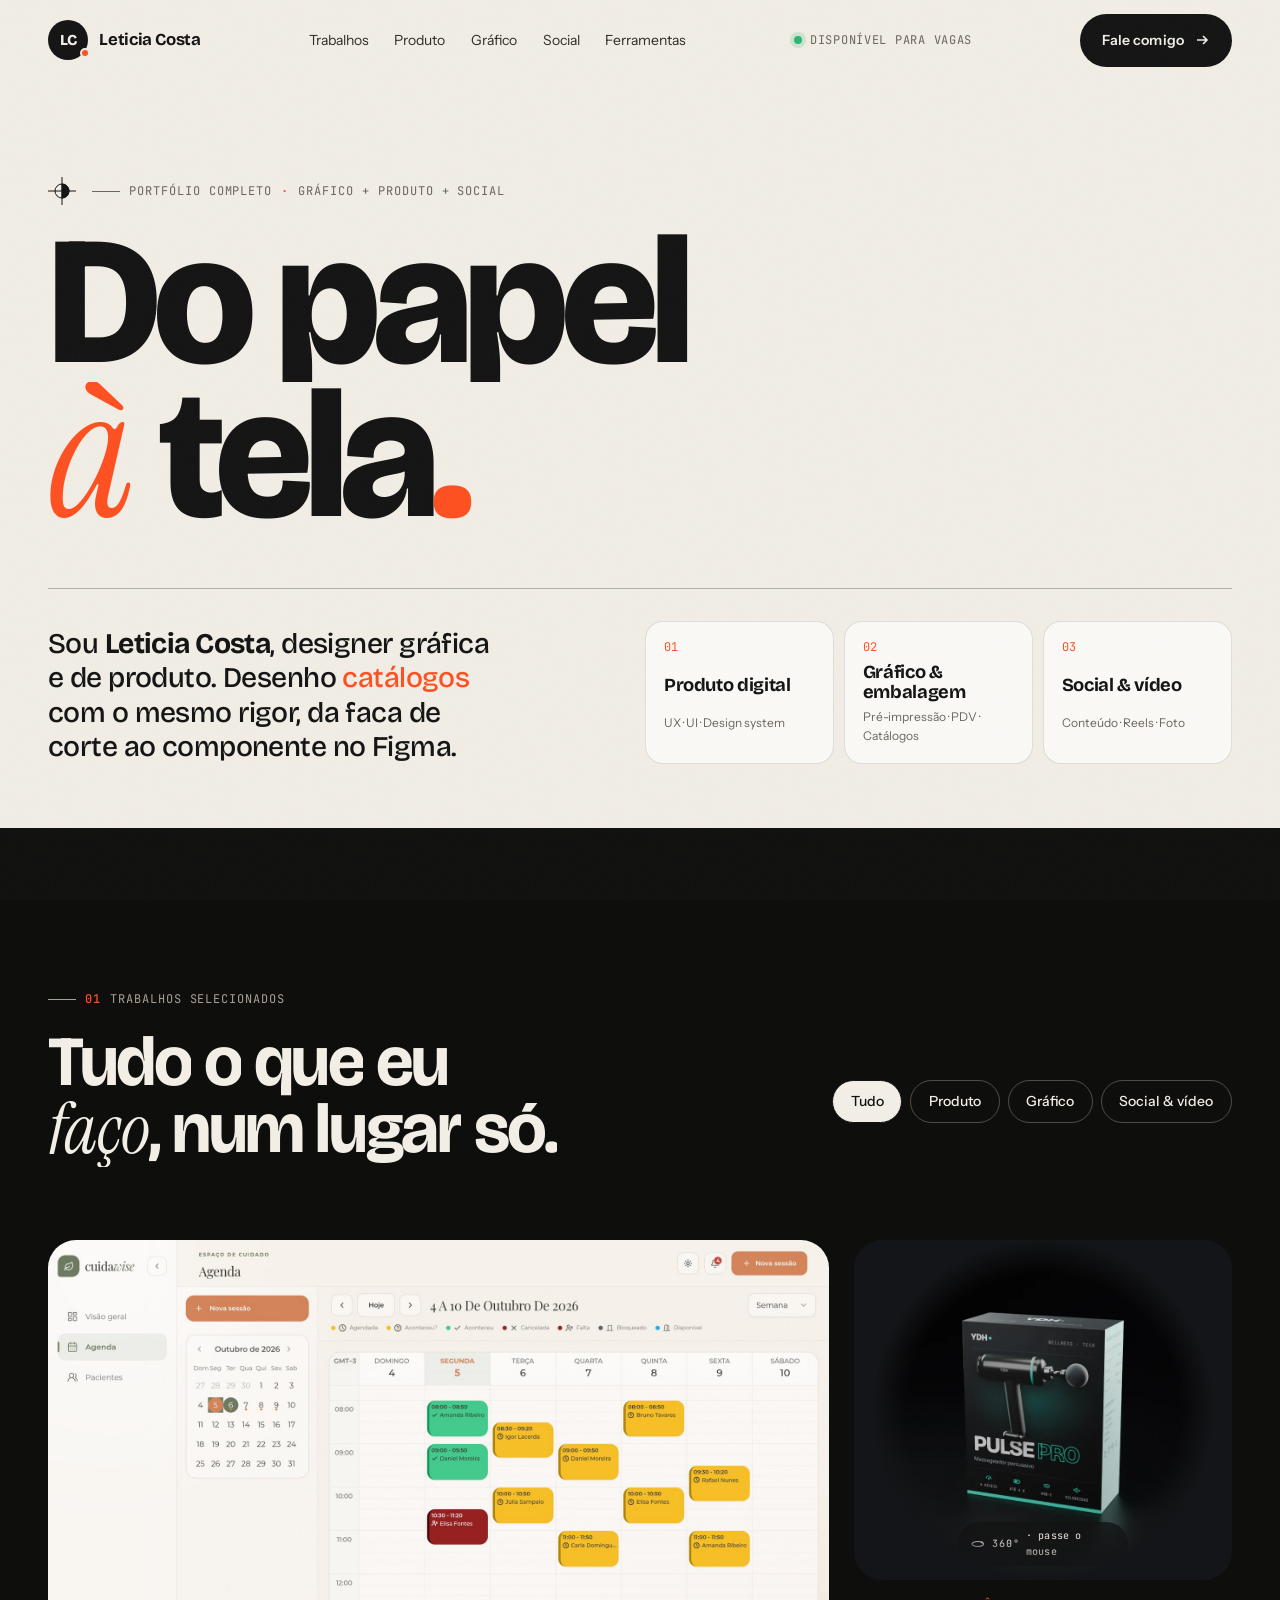
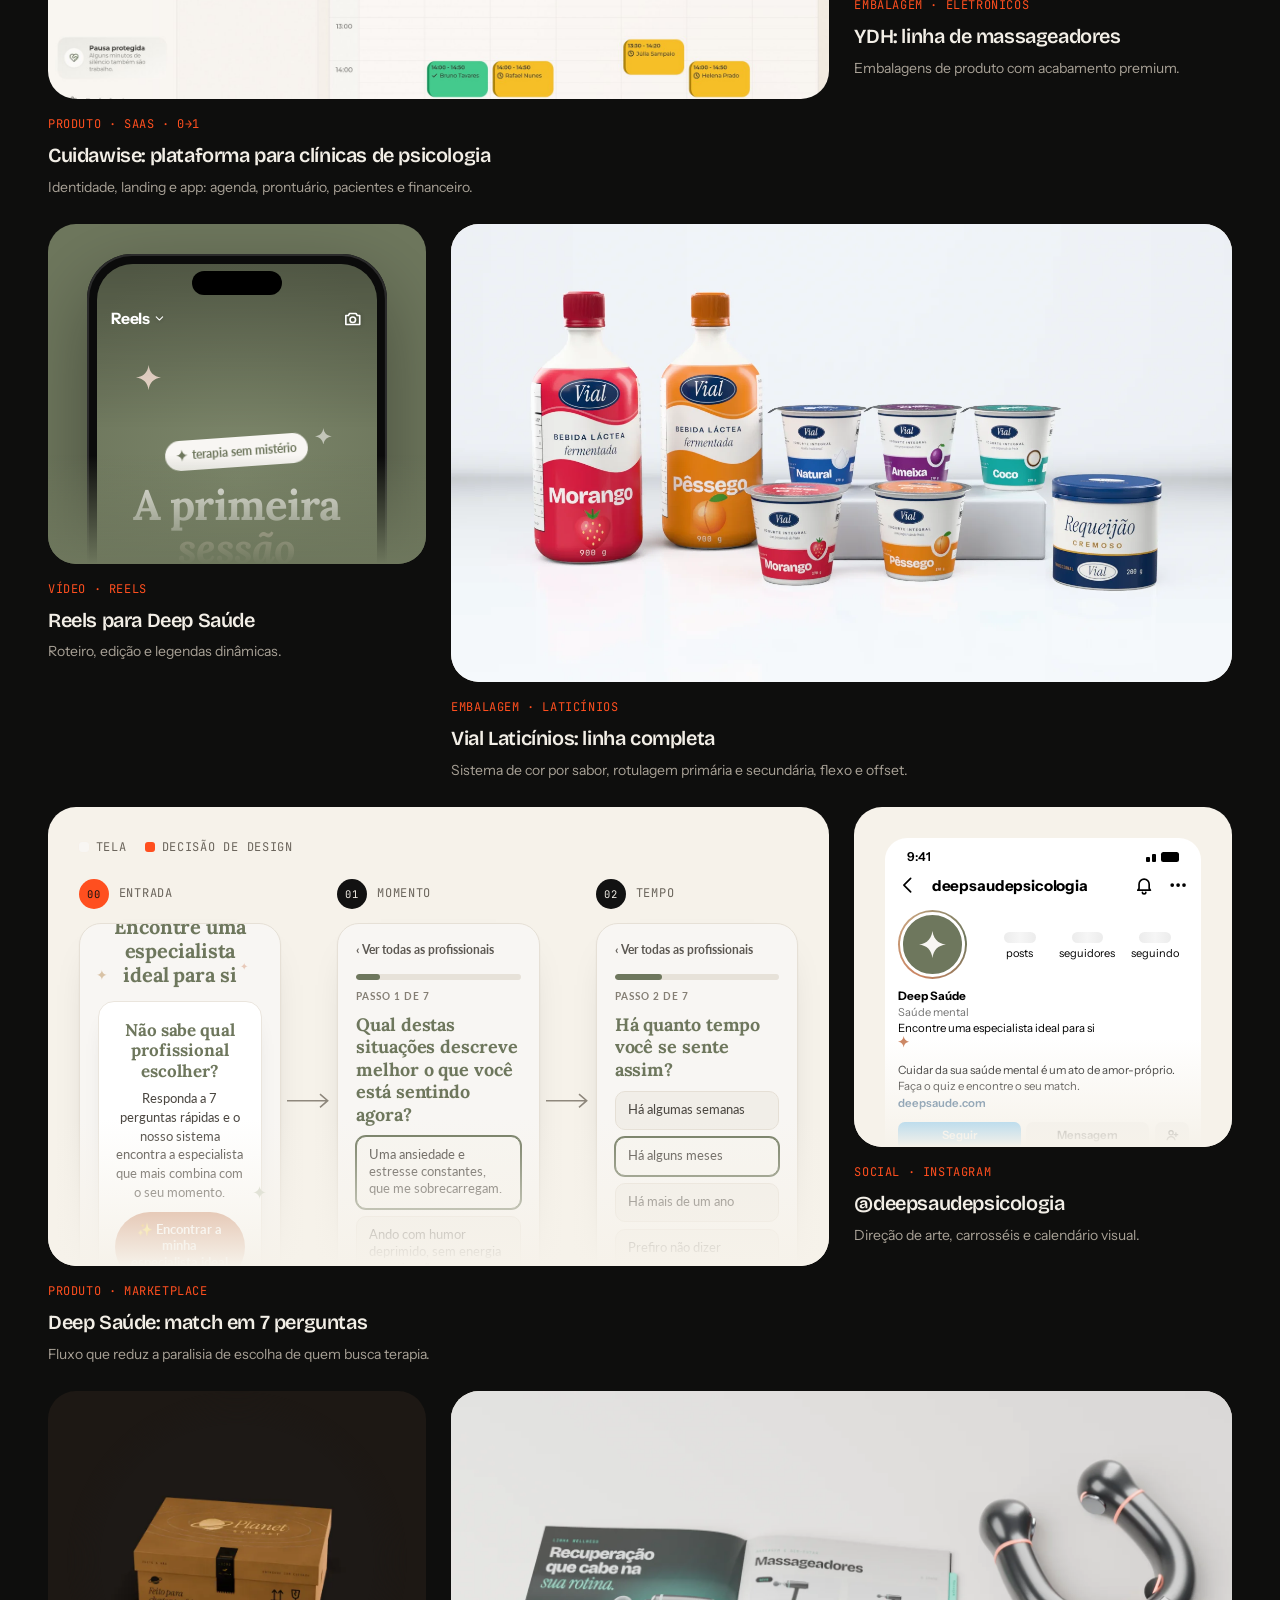
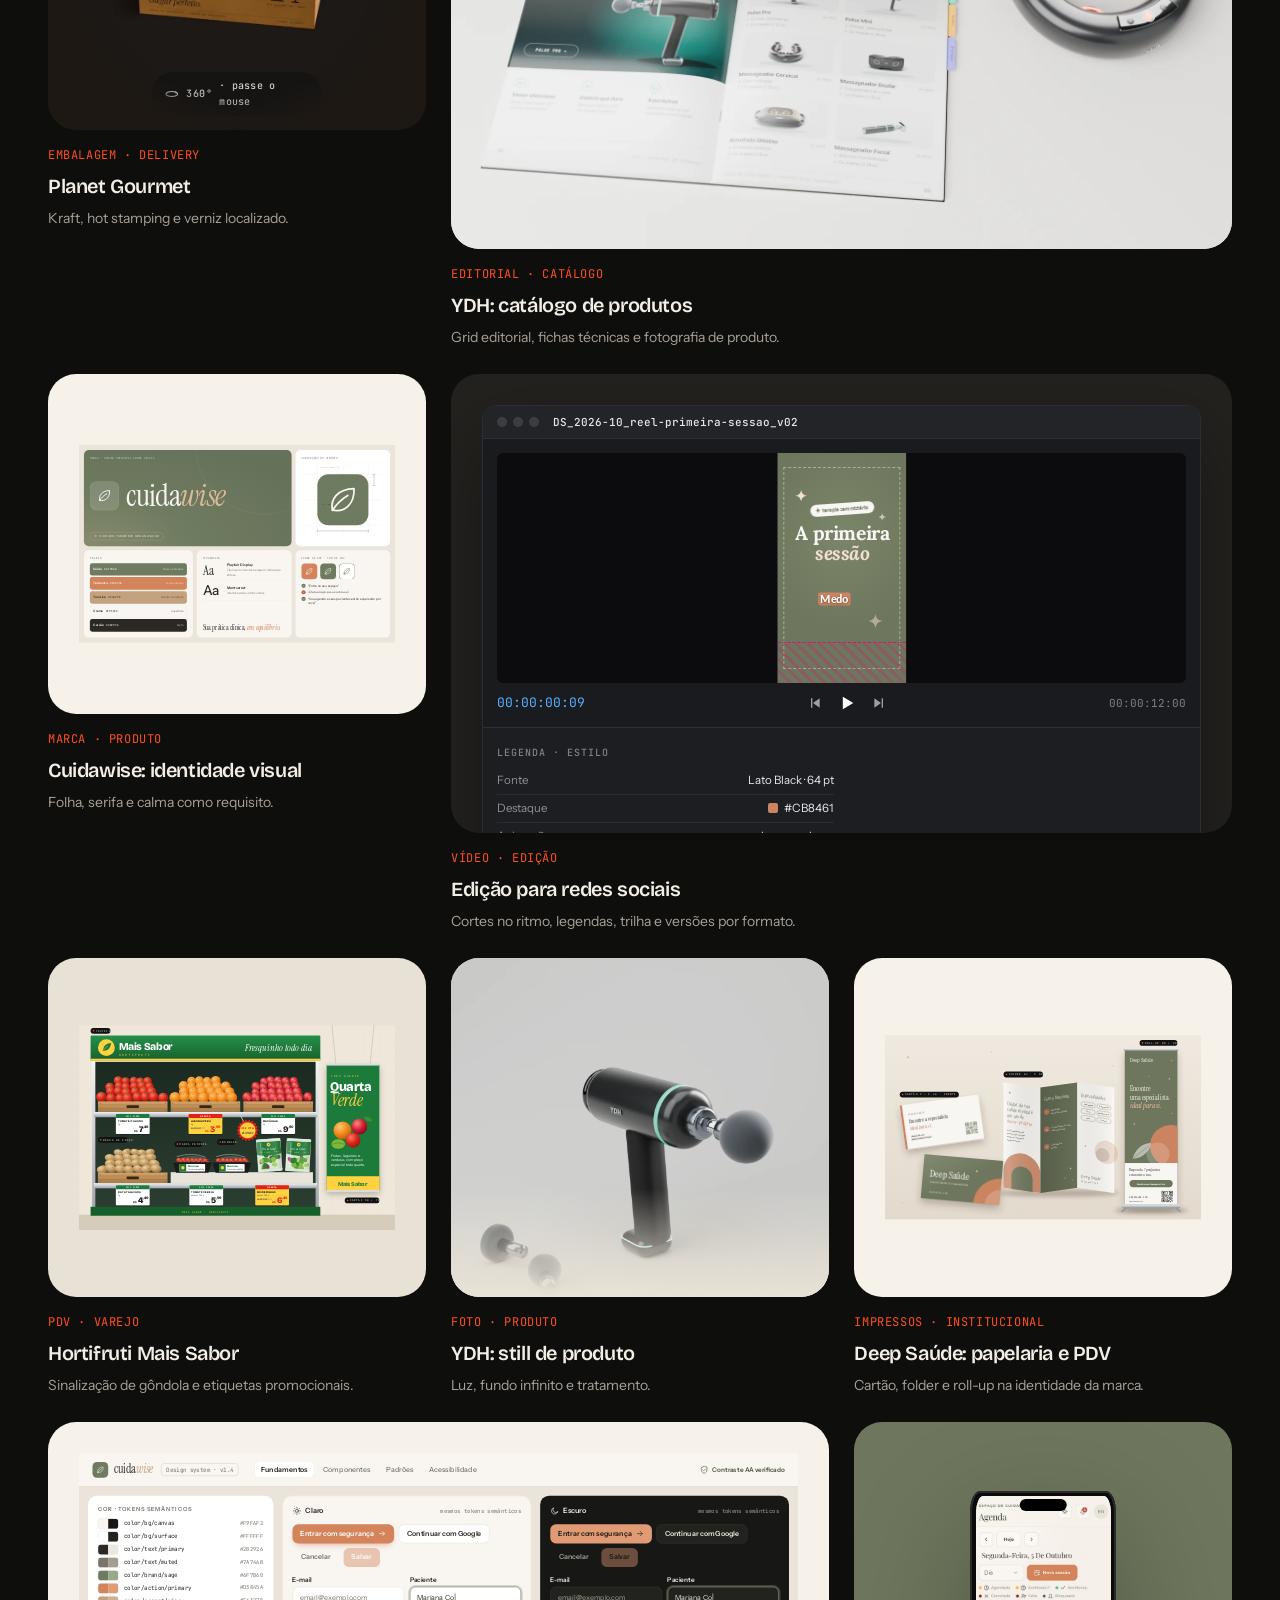
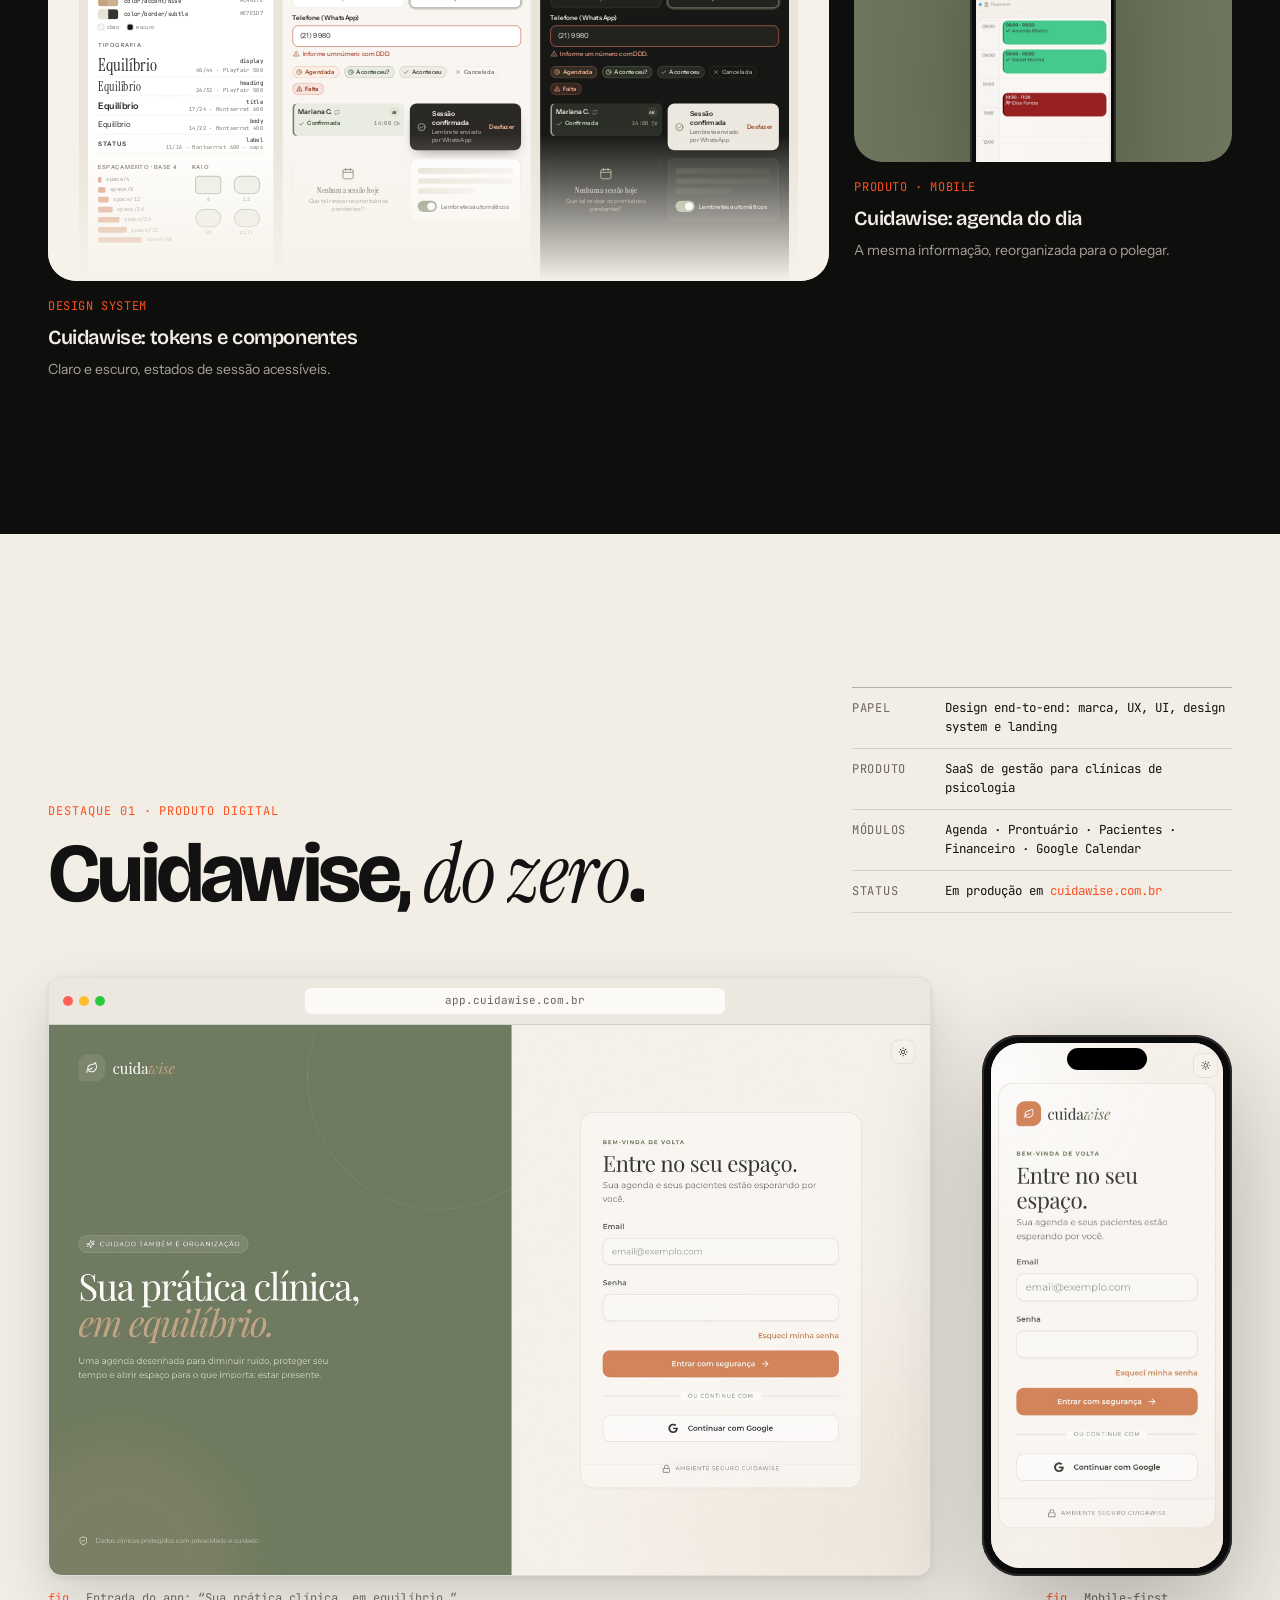
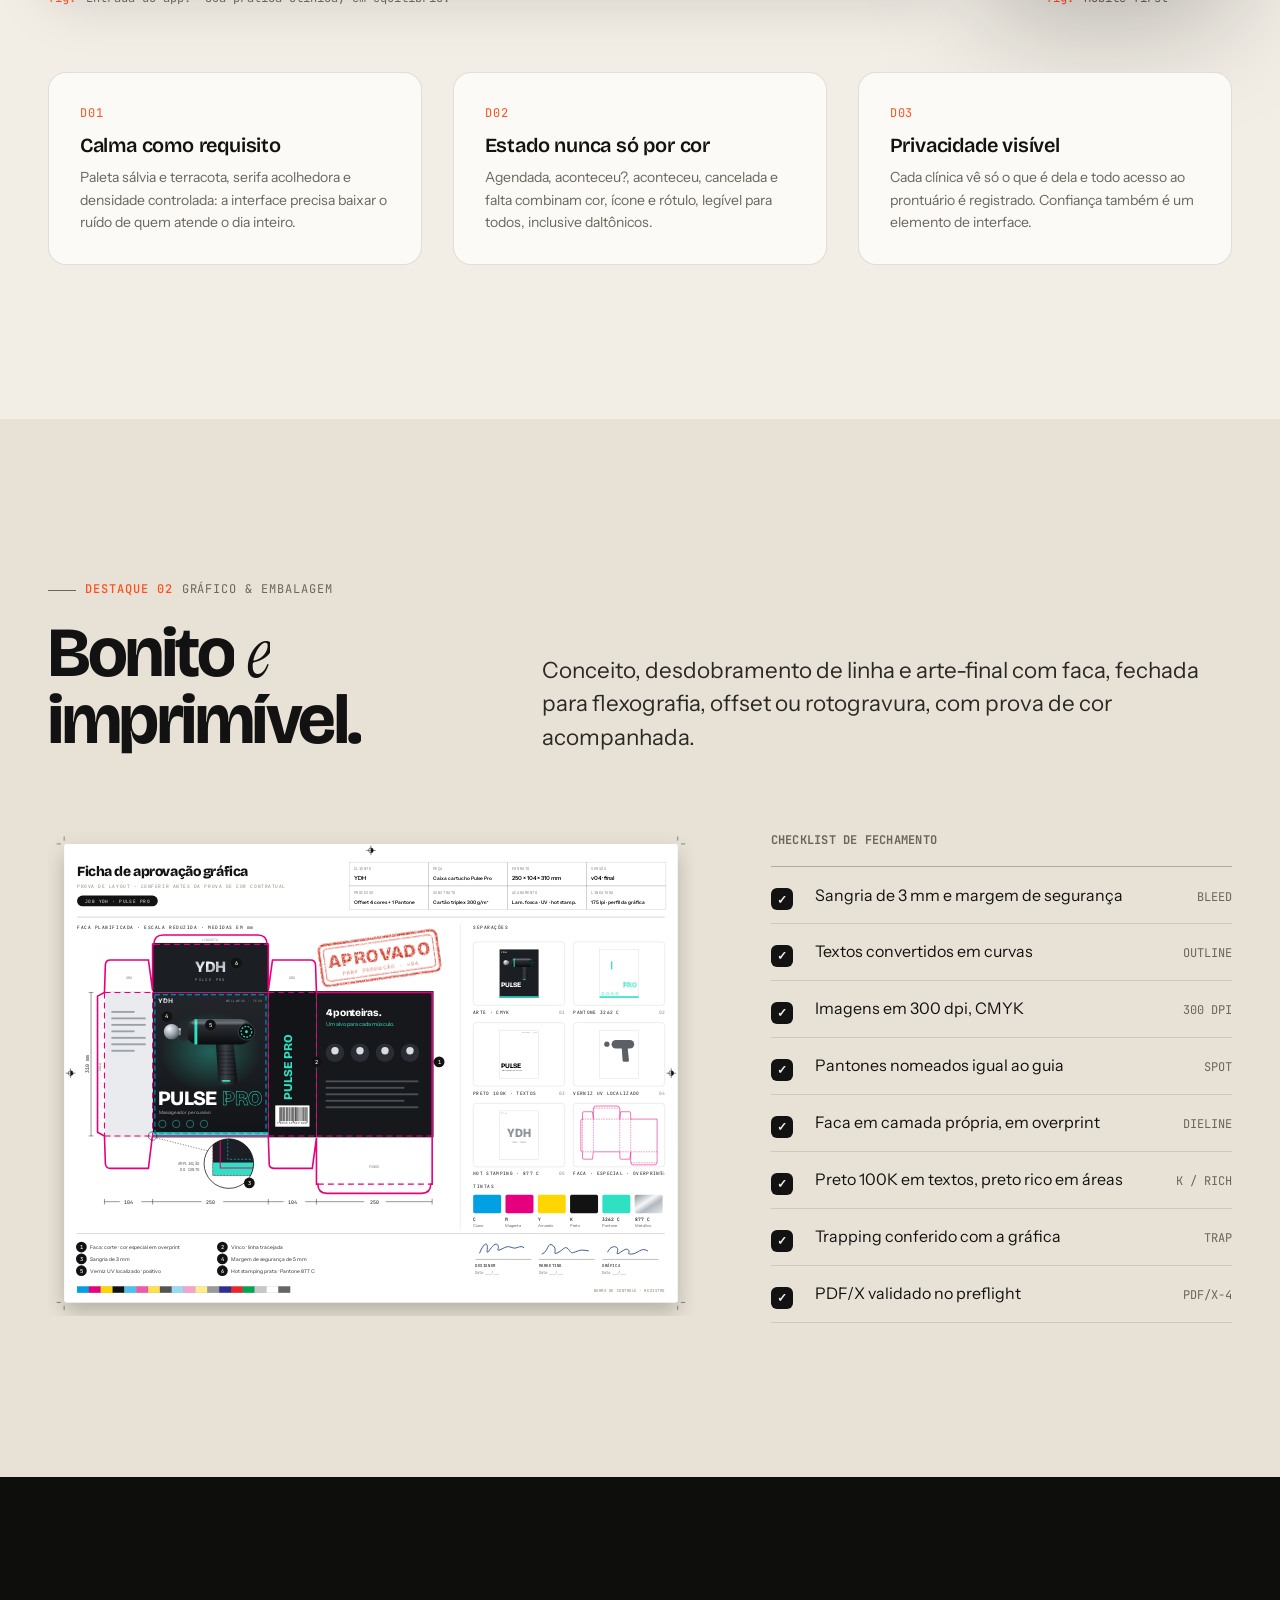
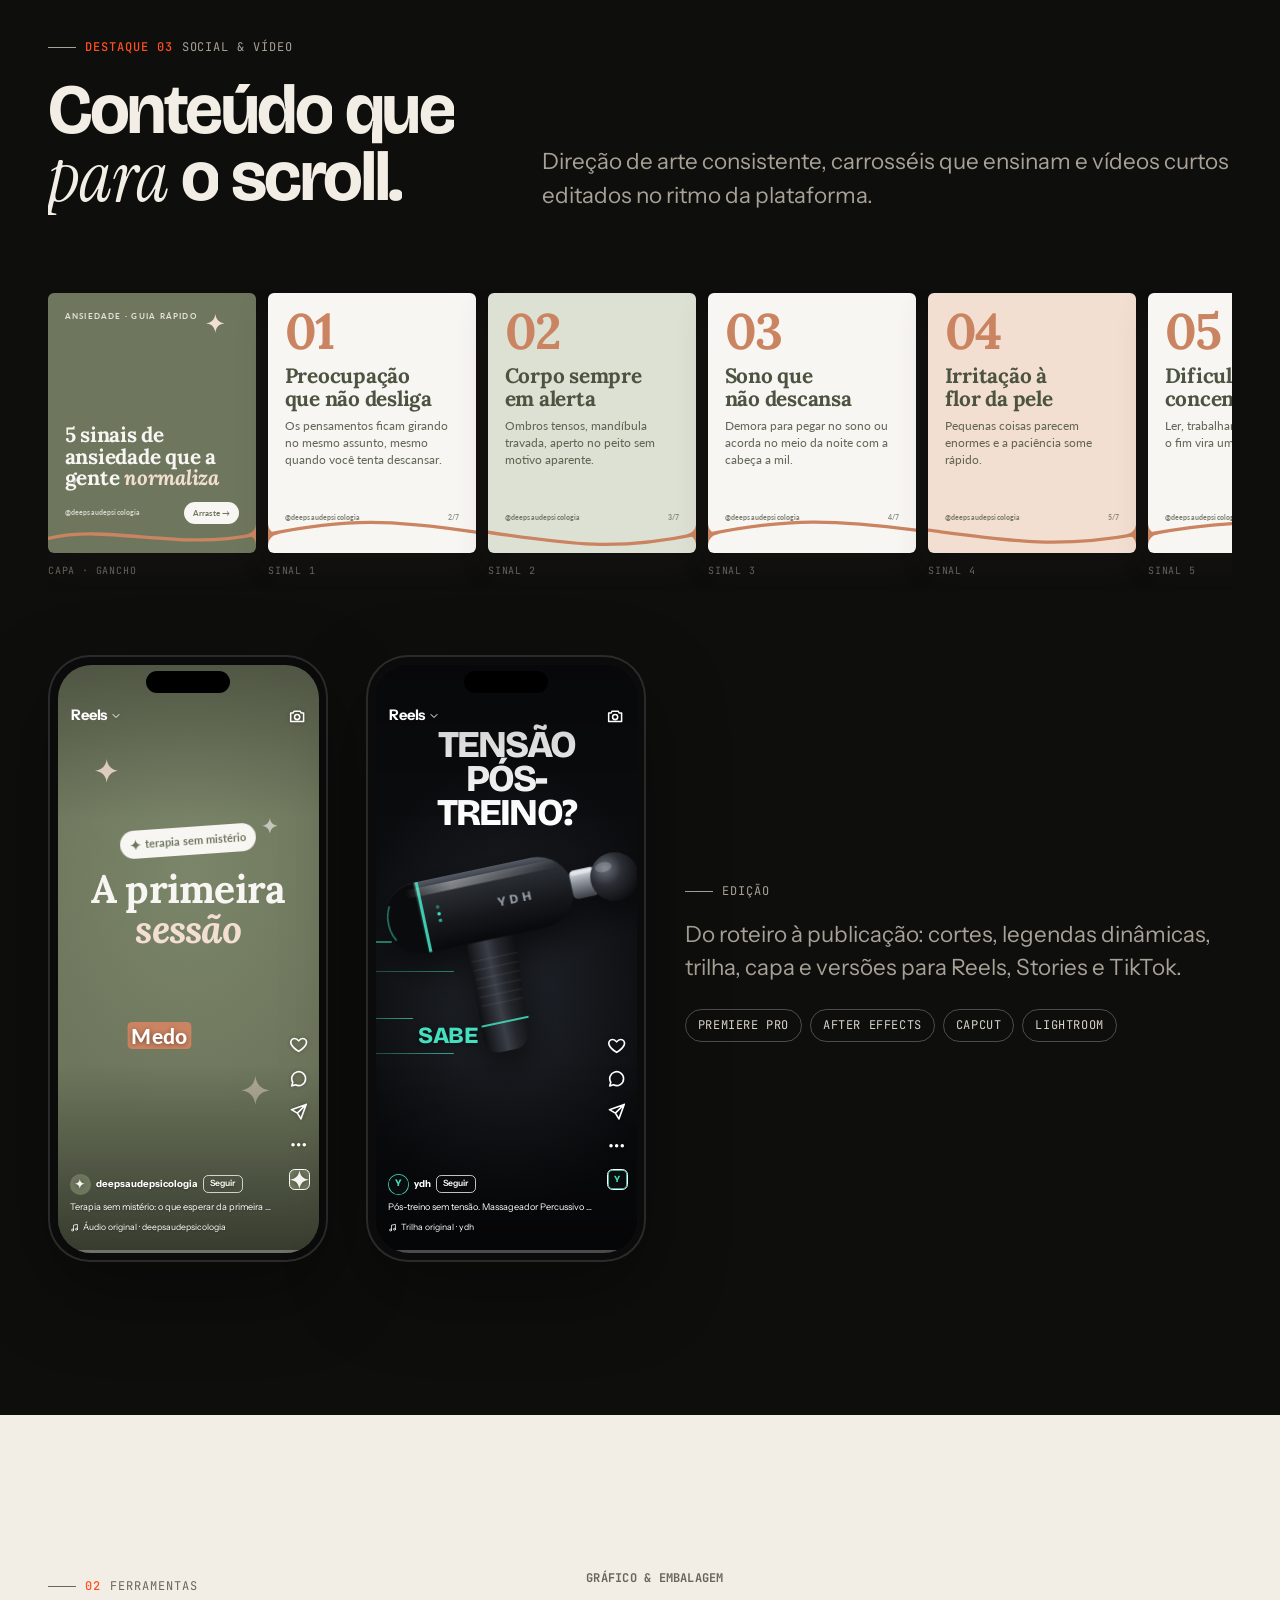
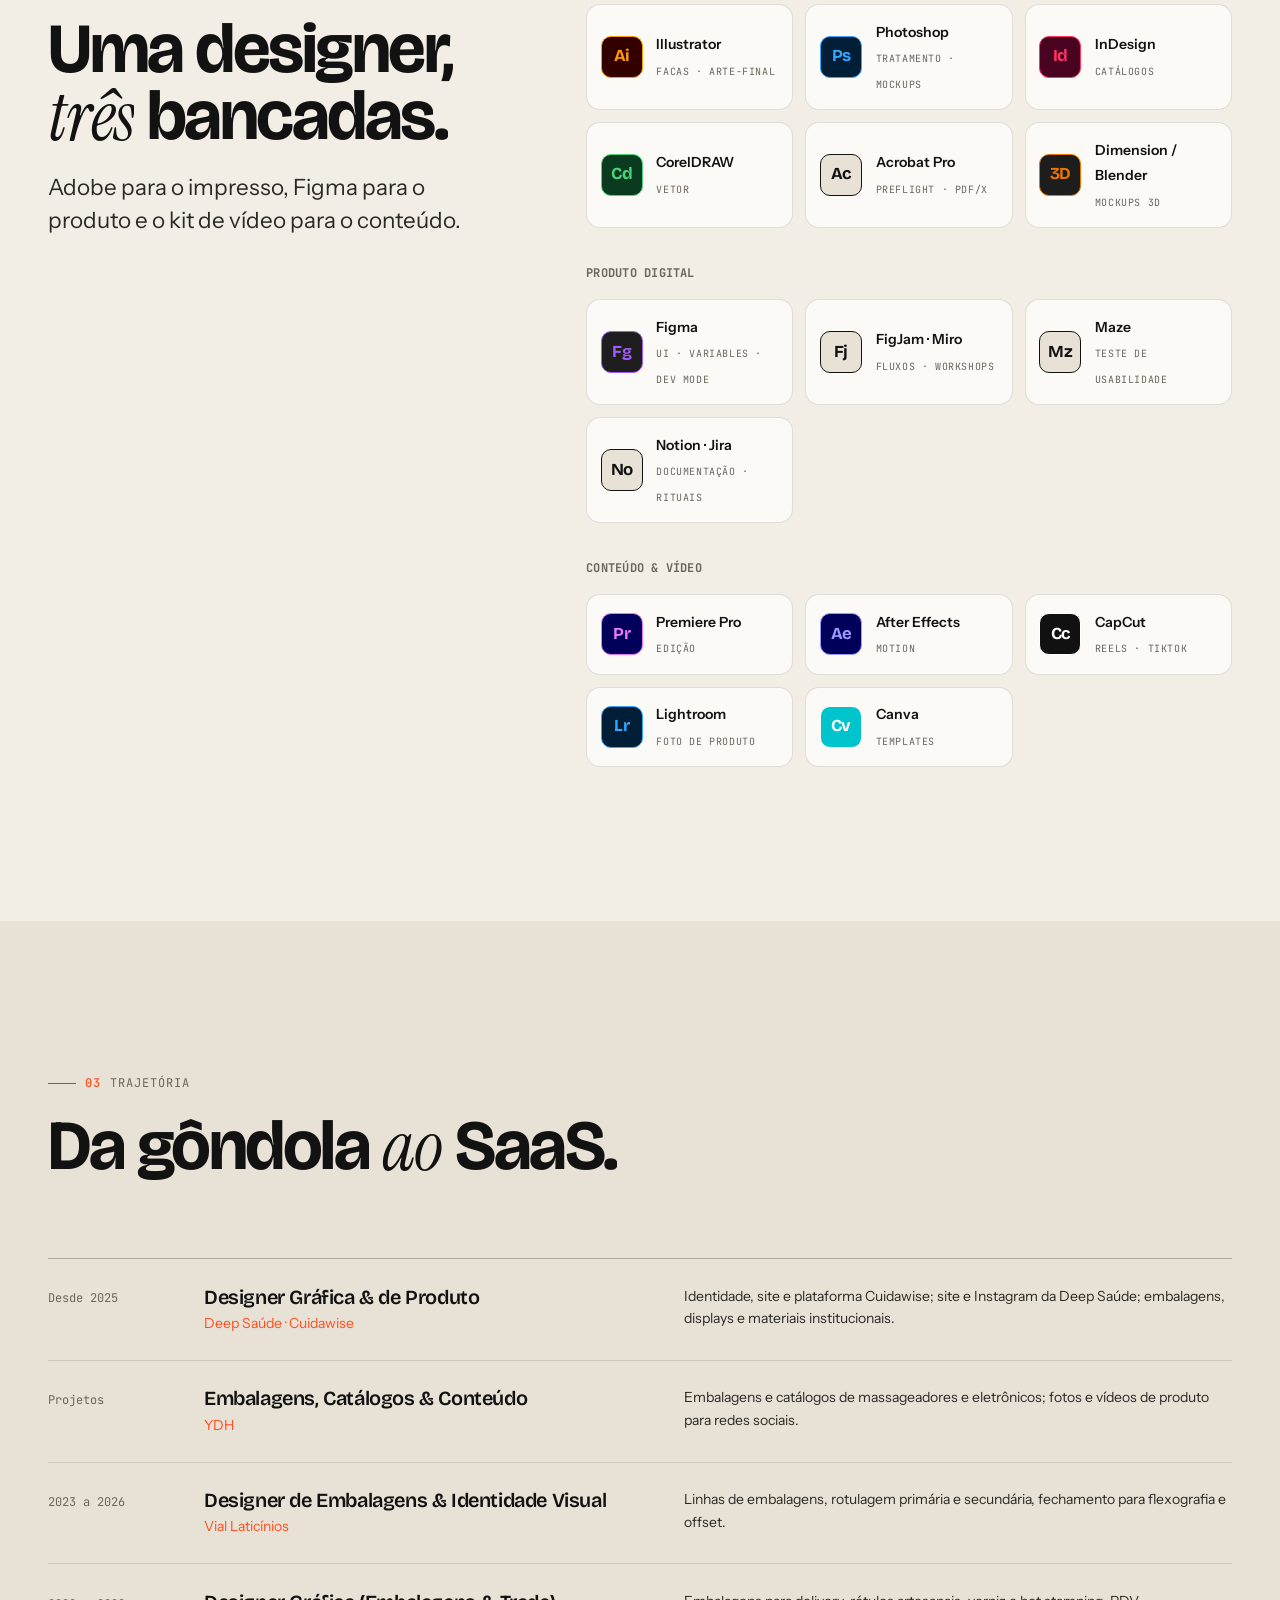
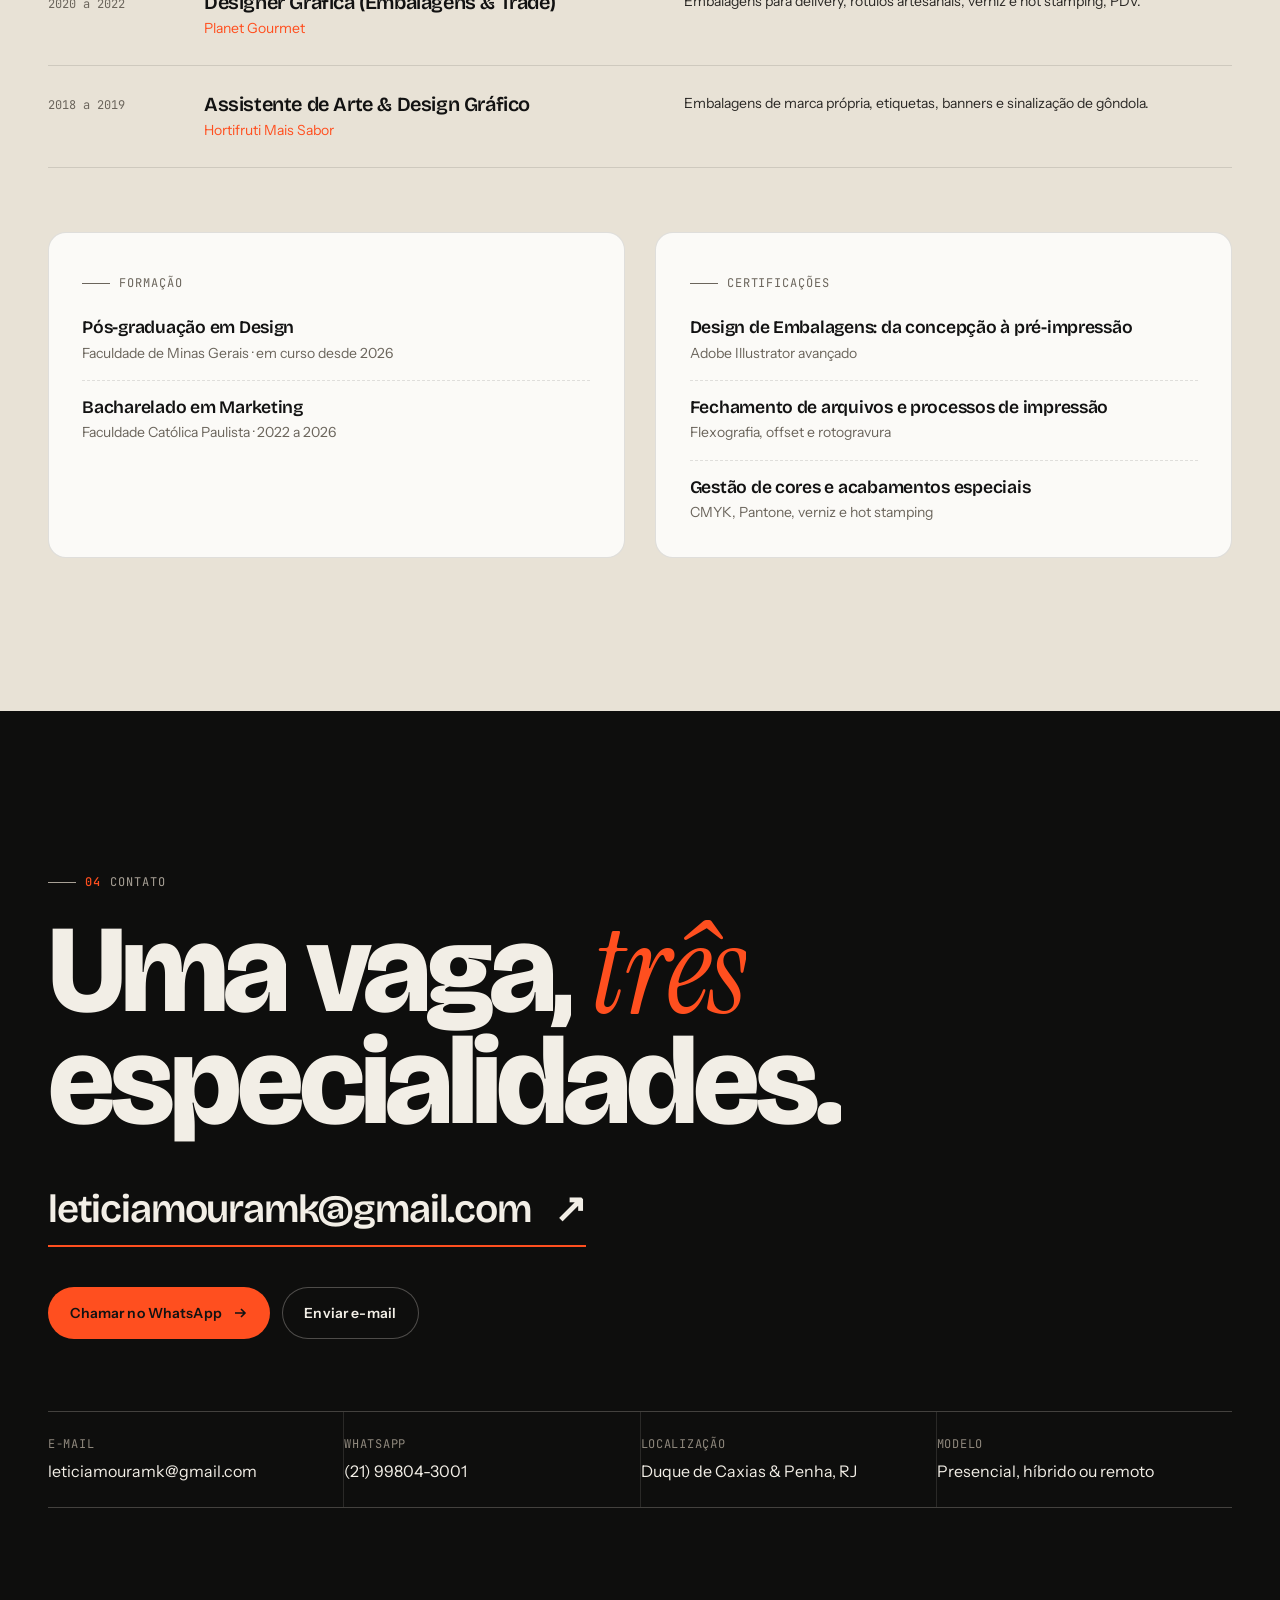
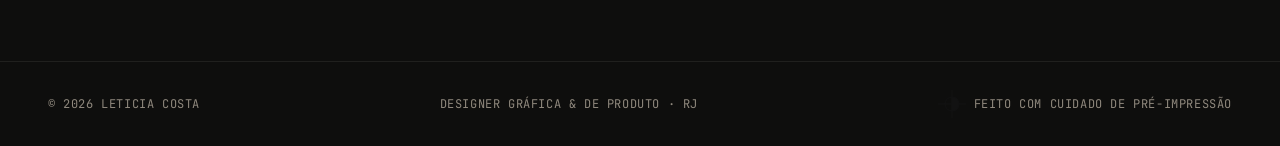
<file: completo/index.html>
<!doctype html>
<html lang="pt-BR" class="no-js">
<head>
  <meta charset="utf-8">
  <meta name="viewport" content="width=device-width, initial-scale=1">
  <title>Leticia Costa | Portfólio completo</title>
  <meta name="description" content="Portfólio completo de Leticia Costa: embalagens, impressos, produto digital, redes sociais e vídeo.">
  <meta name="theme-color" content="#f2eee6">
  <meta property="og:title" content="Leticia Costa | Portfólio completo">
  <meta property="og:description" content="Gráfico, produto digital e conteúdo: do papel à tela.">
  <meta property="og:type" content="website">
  <link rel="icon" href="data:image/svg+xml,%3Csvg xmlns='http://www.w3.org/2000/svg' viewBox='0 0 64 64'%3E%3Ccircle cx='32' cy='32' r='32' fill='%23121212'/%3E%3Ctext x='32' y='42' font-family='Arial' font-weight='800' font-size='26' text-anchor='middle' fill='%23f2eee6'%3ELC%3C/text%3E%3Ccircle cx='52' cy='50' r='7' fill='%23ff4f1f'/%3E%3C/svg%3E">
  <link rel="preconnect" href="https://fonts.googleapis.com">
  <link rel="preconnect" href="https://fonts.gstatic.com" crossorigin>
  <link href="https://fonts.googleapis.com/css2?family=Bricolage+Grotesque:opsz,wght@12..96,400;12..96,600;12..96,700;12..96,800&family=Instrument+Sans:wght@400;500;600&family=Instrument+Serif:ital@0;1&family=JetBrains+Mono:wght@400;500&display=swap" rel="stylesheet">
  <link rel="stylesheet" href="../assets/css/base.css">
  <link rel="stylesheet" href="../assets/css/home.css">
  <link rel="stylesheet" href="../assets/css/grafica.css">
  <link rel="stylesheet" href="../assets/css/produto.css">
  <link rel="stylesheet" href="../assets/css/social.css">
  <link rel="stylesheet" href="../assets/css/completo.css">
</head>
<body>

<header class="nav">
  <div class="wrap nav__inner">
    <a class="nav__brand" href="#topo" aria-label="Leticia Costa, início"><span class="monogram">LC</span><span>Leticia Costa</span></a>
    <nav class="nav__links" aria-label="Seções">
      <a href="#trabalhos">Trabalhos</a>
      <a href="#produto">Produto</a>
      <a href="#grafico">Gráfico</a>
      <a href="#social">Social</a>
      <a href="#ferramentas">Ferramentas</a>
    </nav>
    <span class="nav__status">Disponível para vagas</span>
    <a class="btn" href="#contato">Fale comigo <svg viewBox="0 0 16 16" fill="none" stroke="currentColor" stroke-width="1.6"><path d="M3 8h10M9 4l4 4-4 4"/></svg></a>
  </div>
</header>

<main id="topo">

<!-- ============ HERO ============ -->
<section class="hero co-hero">
  <div class="wrap">
    <div class="flex items-center gap-2 mb-3">
      <div data-mock="regmark"></div>
      <span class="eyebrow">Portfólio completo <b>·</b> Gráfico + Produto + Social</span>
    </div>
    <h1 class="hero__name co-hero__title" aria-label="Leticia Costa, designer híbrida">
      <span class="line"><span>Do papel</span></span>
      <span class="line"><span><span class="serif">à</span> tela<span class="accent">.</span></span></span>
    </h1>
    <div class="co-hero__row">
      <p class="co-hero__tag balance">
        Sou <b>Leticia Costa</b>, designer gráfica e de produto. Desenho
        <span class="rotator" data-words="embalagens|plataformas|marcas|catálogos|reels|design systems">embalagens</span>
        com o mesmo rigor, da faca de corte ao componente no Figma.
      </p>
      <div class="co-hero__tracks" data-stagger="0.08">
        <a class="co-track" href="#produto" data-reveal><span class="mono">01</span><b>Produto digital</b><i>UX · UI · Design system</i></a>
        <a class="co-track" href="#grafico" data-reveal><span class="mono">02</span><b>Gráfico &amp; embalagem</b><i>Pré-impressão · PDV · Catálogos</i></a>
        <a class="co-track" href="#social" data-reveal><span class="mono">03</span><b>Social &amp; vídeo</b><i>Conteúdo · Reels · Foto</i></a>
      </div>
    </div>
  </div>
</section>

<!-- ============ VITRINE (filtro) ============ -->
<section class="section section--dark" id="trabalhos" data-tabs>
  <div class="wrap">
    <div class="section-head section-head--row">
      <div class="stack" style="--stack:1.25rem">
        <span class="eyebrow"><b>01</b> Trabalhos selecionados</span>
        <h2 class="h2 balance" data-split>Tudo o que eu <span class="serif">faço</span>, num lugar só.</h2>
      </div>
      <div class="filters" role="tablist" aria-label="Filtrar trabalhos">
        <button type="button" data-tab="all" aria-selected="true">Tudo</button>
        <button type="button" data-tab="produto" aria-selected="false">Produto</button>
        <button type="button" data-tab="grafico" aria-selected="false">Gráfico</button>
        <button type="button" data-tab="social" aria-selected="false">Social &amp; vídeo</button>
      </div>
    </div>

    <div class="co-grid">
      <article class="co-item co-item--wide" data-panel="produto" data-reveal>
        <div class="co-item__stage co-item__stage--shot co-stage--cream"><img class="co-shot" src="../assets/img/cw-app-calendar.jpg" width="1800" height="1200" loading="lazy" data-zoom alt="Agenda semanal do Cuidawise com sessões coloridas por estado"></div>
        <div class="co-item__meta"><span class="work__cat">Produto · SaaS · 0→1</span><h3 class="work__title">Cuidawise: plataforma para clínicas de psicologia</h3><p>Identidade, landing e app: agenda, prontuário, pacientes e financeiro.</p></div>
      </article>
      <article class="co-item" data-panel="grafico" data-reveal>
        <div class="co-item__stage co-item__stage--spin" style="background:#141518"><div data-spin="ydh-box"></div></div>
        <div class="co-item__meta"><span class="work__cat">Embalagem · Eletrônicos</span><h3 class="work__title">YDH: linha de massageadores</h3><p>Embalagens de produto com acabamento premium.</p></div>
      </article>
      <article class="co-item" data-panel="social" data-reveal>
        <div class="co-item__stage co-item__stage--crop co-stage--sage"><div data-mock="reel-phone" data-variant="deep"></div></div>
        <div class="co-item__meta"><span class="work__cat">Vídeo · Reels</span><h3 class="work__title">Reels para Deep Saúde</h3><p>Roteiro, edição e legendas dinâmicas.</p></div>
      </article>
      <article class="co-item co-item--wide" data-panel="grafico" data-reveal>
        <div class="co-item__stage co-stage--paper"><div data-mock="vial-line"></div></div>
        <div class="co-item__meta"><span class="work__cat">Embalagem · Laticínios</span><h3 class="work__title">Vial Laticínios: linha completa</h3><p>Sistema de cor por sabor, rotulagem primária e secundária, flexo e offset.</p></div>
      </article>
      <article class="co-item co-item--wide" data-panel="produto" data-reveal>
        <div class="co-item__stage co-item__stage--crop co-stage--cream"><div data-mock="deep-quiz-flow"></div></div>
        <div class="co-item__meta"><span class="work__cat">Produto · Marketplace</span><h3 class="work__title">Deep Saúde: match em 7 perguntas</h3><p>Fluxo que reduz a paralisia de escolha de quem busca terapia.</p></div>
      </article>
      <article class="co-item" data-panel="social" data-reveal>
        <div class="co-item__stage co-item__stage--crop co-stage--cream"><div data-mock="ig-grid-deep"></div></div>
        <div class="co-item__meta"><span class="work__cat">Social · Instagram</span><h3 class="work__title">@deepsaudepsicologia</h3><p>Direção de arte, carrosséis e calendário visual.</p></div>
      </article>
      <article class="co-item" data-panel="grafico" data-reveal>
        <div class="co-item__stage co-item__stage--spin" style="background:#1d1814"><div data-spin="planet-box"></div></div>
        <div class="co-item__meta"><span class="work__cat">Embalagem · Delivery</span><h3 class="work__title">Planet Gourmet</h3><p>Kraft, hot stamping e verniz localizado.</p></div>
      </article>
      <article class="co-item co-item--wide" data-panel="grafico" data-reveal>
        <div class="co-item__stage co-stage--paper"><div data-mock="ydh-catalog"></div></div>
        <div class="co-item__meta"><span class="work__cat">Editorial · Catálogo</span><h3 class="work__title">YDH: catálogo de produtos</h3><p>Grid editorial, fichas técnicas e fotografia de produto.</p></div>
      </article>
      <article class="co-item" data-panel="produto" data-reveal>
        <div class="co-item__stage co-stage--cream"><div data-mock="cw-identity"></div></div>
        <div class="co-item__meta"><span class="work__cat">Marca · Produto</span><h3 class="work__title">Cuidawise: identidade visual</h3><p>Folha, serifa e calma como requisito.</p></div>
      </article>
      <article class="co-item co-item--wide" data-panel="social" data-reveal>
        <div class="co-item__stage co-stage--night"><div data-mock="video-timeline"></div></div>
        <div class="co-item__meta"><span class="work__cat">Vídeo · Edição</span><h3 class="work__title">Edição para redes sociais</h3><p>Cortes no ritmo, legendas, trilha e versões por formato.</p></div>
      </article>
      <article class="co-item" data-panel="grafico" data-reveal>
        <div class="co-item__stage co-stage--paper"><div data-mock="hortifruti-pdv"></div></div>
        <div class="co-item__meta"><span class="work__cat">PDV · Varejo</span><h3 class="work__title">Hortifruti Mais Sabor</h3><p>Sinalização de gôndola e etiquetas promocionais.</p></div>
      </article>
      <article class="co-item" data-panel="social" data-reveal>
        <div class="co-item__stage co-item__stage--crop co-stage--paper"><div data-mock="photo-product" data-view="still" data-render="ydh-still"></div></div>
        <div class="co-item__meta"><span class="work__cat">Foto · Produto</span><h3 class="work__title">YDH: still de produto</h3><p>Luz, fundo infinito e tratamento.</p></div>
      </article>
      <article class="co-item co-item--wide" data-panel="produto" data-reveal>
        <div class="co-item__stage co-item__stage--crop co-stage--cream"><div data-mock="cw-design-system"></div></div>
        <div class="co-item__meta"><span class="work__cat">Design system</span><h3 class="work__title">Cuidawise: tokens e componentes</h3><p>Claro e escuro, estados de sessão acessíveis.</p></div>
      </article>
      <article class="co-item" data-panel="grafico" data-reveal>
        <div class="co-item__stage co-stage--cream"><div data-mock="deep-print"></div></div>
        <div class="co-item__meta"><span class="work__cat">Impressos · Institucional</span><h3 class="work__title">Deep Saúde: papelaria e PDV</h3><p>Cartão, folder e roll-up na identidade da marca.</p></div>
      </article>
      <article class="co-item" data-panel="produto" data-reveal>
        <div class="co-item__stage co-stage--sage"><div class="phone" style="--w:min(200px, 46%)"><div class="phone__screen"><img src="../assets/img/cw-app-mob-calendar.jpg" width="780" height="1688" loading="lazy" data-zoom alt="Agenda do dia do Cuidawise no celular"></div></div></div>
        <div class="co-item__meta"><span class="work__cat">Produto · Mobile</span><h3 class="work__title">Cuidawise: agenda do dia</h3><p>A mesma informação, reorganizada para o polegar.</p></div>
      </article>
    </div>
  </div>
</section>

<!-- ============ PRODUTO ============ -->
<section class="section" id="produto">
  <div class="wrap">
    <div class="case__head">
      <div>
        <span class="case__index">Destaque 01 · Produto digital</span>
        <h2 class="case__title" data-split>Cuidawise, <span class="serif">do zero</span>.</h2>
      </div>
      <dl class="spec">
        <div><dt>Papel</dt><dd>Design end-to-end: marca, UX, UI, design system e landing</dd></div>
        <div><dt>Produto</dt><dd>SaaS de gestão para clínicas de psicologia</dd></div>
        <div><dt>Módulos</dt><dd>Agenda · Prontuário · Pacientes · Financeiro · Google Calendar</dd></div>
        <div><dt>Status</dt><dd>Em produção em <a href="https://cuidawise.com.br" target="_blank" rel="noopener" class="accent">cuidawise.com.br</a></dd></div>
      </dl>
    </div>

    <div class="co-shots">
      <figure class="figure co-shots__main" data-reveal>
        <div class="browser">
          <div class="browser__bar"><span class="browser__dots"><i></i><i></i><i></i></span><span class="browser__url">app.cuidawise.com.br</span></div>
          <img src="../assets/img/cw-app-login-desk.jpg" alt="Tela de login do app Cuidawise com painel verde-sálvia e o título Sua prática clínica, em equilíbrio" data-zoom loading="lazy" width="1600" height="1000">
        </div>
        <figcaption>Entrada do app: “Sua prática clínica, em equilíbrio.”</figcaption>
      </figure>
      <figure class="figure co-shots__phone" data-reveal style="--d:.15s">
        <div class="phone" style="--w:250px"><div class="phone__screen"><img src="../assets/img/cw-app-login-mob.jpg" alt="Login do Cuidawise no celular" data-zoom loading="lazy" width="780" height="1688"></div></div>
        <figcaption>Mobile-first</figcaption>
      </figure>
    </div>

    <div class="grid grid-3 mt-5" data-stagger>
      <div class="decision card" data-reveal><h3 class="h4">Calma como requisito</h3><p class="muted small">Paleta sálvia e terracota, serifa acolhedora e densidade controlada: a interface precisa baixar o ruído de quem atende o dia inteiro.</p></div>
      <div class="decision card" data-reveal><h3 class="h4">Estado nunca só por cor</h3><p class="muted small">Agendada, aconteceu?, aconteceu, cancelada e falta combinam cor, ícone e rótulo, legível para todos, inclusive daltônicos.</p></div>
      <div class="decision card" data-reveal><h3 class="h4">Privacidade visível</h3><p class="muted small">Cada clínica vê só o que é dela e todo acesso ao prontuário é registrado. Confiança também é um elemento de interface.</p></div>
    </div>
  </div>
</section>

<!-- ============ GRÁFICO ============ -->
<section class="section section--paper2" id="grafico">
  <div class="wrap">
    <div class="section-head section-head--row">
      <div class="stack" style="--stack:1.25rem">
        <span class="eyebrow"><b>Destaque 02</b> Gráfico &amp; embalagem</span>
        <h2 class="h2 balance" data-split>Bonito <span class="serif">e</span> imprimível.</h2>
      </div>
      <p class="lead" data-reveal>Conceito, desdobramento de linha e arte-final com faca, fechada para flexografia, offset ou rotogravura, com prova de cor acompanhada.</p>
    </div>
    <div class="split split--rev">
      <div data-reveal><div data-mock="print-spec-sheet"></div></div>
      <div>
        <h3 class="mono muted mb-2">Checklist de fechamento</h3>
        <ul class="checklist">
          <li><span>Sangria de 3 mm e margem de segurança</span><code>BLEED</code></li>
          <li><span>Textos convertidos em curvas</span><code>OUTLINE</code></li>
          <li><span>Imagens em 300 dpi, CMYK</span><code>300 DPI</code></li>
          <li><span>Pantones nomeados igual ao guia</span><code>SPOT</code></li>
          <li><span>Faca em camada própria, em overprint</span><code>DIELINE</code></li>
          <li><span>Preto 100K em textos, preto rico em áreas</span><code>K / RICH</code></li>
          <li><span>Trapping conferido com a gráfica</span><code>TRAP</code></li>
          <li><span>PDF/X validado no preflight</span><code>PDF/X-4</code></li>
        </ul>
      </div>
    </div>
  </div>
</section>

<!-- ============ SOCIAL ============ -->
<section class="section section--dark" id="social">
  <div class="wrap">
    <div class="section-head section-head--row">
      <div class="stack" style="--stack:1.25rem">
        <span class="eyebrow"><b>Destaque 03</b> Social &amp; vídeo</span>
        <h2 class="h2 balance" data-split>Conteúdo que <span class="serif">para</span> o scroll.</h2>
      </div>
      <p class="lead" data-reveal>Direção de arte consistente, carrosséis que ensinam e vídeos curtos editados no ritmo da plataforma.</p>
    </div>
    <div data-reveal><div data-mock="carousel-deep"></div></div>
    <div class="co-reels mt-5" data-stagger>
      <div data-reveal><div data-mock="reel-phone" data-variant="deep"></div></div>
      <div data-reveal><div data-mock="reel-phone" data-variant="ydh"></div></div>
      <div class="co-reels__copy" data-reveal>
        <span class="eyebrow">Edição</span>
        <p class="lead mt-2">Do roteiro à publicação: cortes, legendas dinâmicas, trilha, capa e versões para Reels, Stories e TikTok.</p>
        <div class="tags mt-3"><span class="tag">Premiere Pro</span><span class="tag">After Effects</span><span class="tag">CapCut</span><span class="tag">Lightroom</span></div>
      </div>
    </div>
  </div>
</section>

<!-- ============ FERRAMENTAS ============ -->
<section class="section" id="ferramentas">
  <div class="wrap">
    <div class="split">
      <div class="stack sticky" style="--stack:1.25rem">
        <span class="eyebrow"><b>02</b> Ferramentas</span>
        <h2 class="h2 balance" data-split>Uma designer, <span class="serif">três</span> bancadas.</h2>
        <p class="lead" data-reveal>Adobe para o impresso, Figma para o produto e o kit de vídeo para o conteúdo.</p>
      </div>
      <div class="co-benches">
        <div data-reveal>
          <h3 class="mono muted mb-2">Gráfico &amp; embalagem</h3>
          <div class="tools">
            <div class="tool"><span class="tool__icon ti-ai">Ai</span><span><span class="tool__name">Illustrator</span><br><span class="tool__level">Facas · arte-final</span></span></div>
            <div class="tool"><span class="tool__icon ti-ps">Ps</span><span><span class="tool__name">Photoshop</span><br><span class="tool__level">Tratamento · mockups</span></span></div>
            <div class="tool"><span class="tool__icon ti-id">Id</span><span><span class="tool__name">InDesign</span><br><span class="tool__level">Catálogos</span></span></div>
            <div class="tool"><span class="tool__icon ti-cd">Cd</span><span><span class="tool__name">CorelDRAW</span><br><span class="tool__level">Vetor</span></span></div>
            <div class="tool"><span class="tool__icon ti-gen">Ac</span><span><span class="tool__name">Acrobat Pro</span><br><span class="tool__level">Preflight · PDF/X</span></span></div>
            <div class="tool"><span class="tool__icon ti-bl">3D</span><span><span class="tool__name">Dimension / Blender</span><br><span class="tool__level">Mockups 3D</span></span></div>
          </div>
        </div>
        <div data-reveal>
          <h3 class="mono muted mb-2">Produto digital</h3>
          <div class="tools">
            <div class="tool"><span class="tool__icon ti-fg">Fg</span><span><span class="tool__name">Figma</span><br><span class="tool__level">UI · variables · dev mode</span></span></div>
            <div class="tool"><span class="tool__icon ti-gen">Fj</span><span><span class="tool__name">FigJam · Miro</span><br><span class="tool__level">Fluxos · workshops</span></span></div>
            <div class="tool"><span class="tool__icon ti-gen">Mz</span><span><span class="tool__name">Maze</span><br><span class="tool__level">Teste de usabilidade</span></span></div>
            <div class="tool"><span class="tool__icon ti-gen">No</span><span><span class="tool__name">Notion · Jira</span><br><span class="tool__level">Documentação · rituais</span></span></div>
          </div>
        </div>
        <div data-reveal>
          <h3 class="mono muted mb-2">Conteúdo &amp; vídeo</h3>
          <div class="tools">
            <div class="tool"><span class="tool__icon ti-pr">Pr</span><span><span class="tool__name">Premiere Pro</span><br><span class="tool__level">Edição</span></span></div>
            <div class="tool"><span class="tool__icon ti-ae">Ae</span><span><span class="tool__name">After Effects</span><br><span class="tool__level">Motion</span></span></div>
            <div class="tool"><span class="tool__icon ti-cc">Cc</span><span><span class="tool__name">CapCut</span><br><span class="tool__level">Reels · TikTok</span></span></div>
            <div class="tool"><span class="tool__icon ti-lr">Lr</span><span><span class="tool__name">Lightroom</span><br><span class="tool__level">Foto de produto</span></span></div>
            <div class="tool"><span class="tool__icon ti-cv">Cv</span><span><span class="tool__name">Canva</span><br><span class="tool__level">Templates</span></span></div>
          </div>
        </div>
      </div>
    </div>
  </div>
</section>

<!-- ============ TRAJETÓRIA ============ -->
<section class="section section--paper2" id="trajetoria">
  <div class="wrap">
    <div class="section-head">
      <span class="eyebrow"><b>03</b> Trajetória</span>
      <h2 class="h2 balance" data-split>Da gôndola <span class="serif">ao</span> SaaS.</h2>
    </div>
    <div class="timeline">
      <div class="tl" data-reveal><span class="tl__when">Desde 2025</span><div><div class="tl__role">Designer Gráfica &amp; de Produto</div><div class="tl__org">Deep Saúde · Cuidawise</div></div><p class="tl__desc">Identidade, site e plataforma Cuidawise; site e Instagram da Deep Saúde; embalagens, displays e materiais institucionais.</p></div>
      <div class="tl" data-reveal><span class="tl__when">Projetos</span><div><div class="tl__role">Embalagens, Catálogos &amp; Conteúdo</div><div class="tl__org">YDH</div></div><p class="tl__desc">Embalagens e catálogos de massageadores e eletrônicos; fotos e vídeos de produto para redes sociais.</p></div>
      <div class="tl" data-reveal><span class="tl__when">2023 a 2026</span><div><div class="tl__role">Designer de Embalagens &amp; Identidade Visual</div><div class="tl__org">Vial Laticínios</div></div><p class="tl__desc">Linhas de embalagens, rotulagem primária e secundária, fechamento para flexografia e offset.</p></div>
      <div class="tl" data-reveal><span class="tl__when">2020 a 2022</span><div><div class="tl__role">Designer Gráfica (Embalagens &amp; Trade)</div><div class="tl__org">Planet Gourmet</div></div><p class="tl__desc">Embalagens para delivery, rótulos artesanais, verniz e hot stamping, PDV.</p></div>
      <div class="tl" data-reveal><span class="tl__when">2018 a 2019</span><div><div class="tl__role">Assistente de Arte &amp; Design Gráfico</div><div class="tl__org">Hortifruti Mais Sabor</div></div><p class="tl__desc">Embalagens de marca própria, etiquetas, banners e sinalização de gôndola.</p></div>
    </div>
    <div class="grid grid-2 mt-5">
      <div class="card" data-reveal>
        <span class="eyebrow">Formação</span>
        <ul class="edu mt-3">
          <li><b>Pós-graduação em Design</b><span>Faculdade de Minas Gerais · em curso desde 2026</span></li>
          <li><b>Bacharelado em Marketing</b><span>Faculdade Católica Paulista · 2022 a 2026</span></li>
        </ul>
      </div>
      <div class="card" data-reveal style="--d:.1s">
        <span class="eyebrow">Certificações</span>
        <ul class="edu mt-3">
          <li><b>Design de Embalagens: da concepção à pré-impressão</b><span>Adobe Illustrator avançado</span></li>
          <li><b>Fechamento de arquivos e processos de impressão</b><span>Flexografia, offset e rotogravura</span></li>
          <li><b>Gestão de cores e acabamentos especiais</b><span>CMYK, Pantone, verniz e hot stamping</span></li>
        </ul>
      </div>
    </div>
  </div>
</section>

<!-- ============ CONTATO ============ -->
<section class="section section--dark contact" id="contato">
  <div class="wrap">
    <span class="eyebrow"><b>04</b> Contato</span>
    <h2 class="contact__big mt-3" data-split>Uma vaga, <span class="serif accent">três</span> especialidades.</h2>
    <div class="mt-4">
      <a class="contact__mail" href="mailto:leticiamouramk@gmail.com">leticiamouramk@gmail.com <span aria-hidden="true">↗</span></a>
    </div>
    <div class="btn-row mt-4">
      <a class="btn btn--signal" href="https://wa.me/5521998043001" target="_blank" rel="noopener">Chamar no WhatsApp <svg viewBox="0 0 16 16" fill="none" stroke="currentColor" stroke-width="1.6"><path d="M3 8h10M9 4l4 4-4 4"/></svg></a>
      <a class="btn btn--ghost" href="mailto:leticiamouramk@gmail.com">Enviar e-mail</a>
    </div>
    <dl class="contact__grid">
      <div class="contact__item"><dt>E-mail</dt><dd><a href="mailto:leticiamouramk@gmail.com">leticiamouramk@gmail.com</a></dd></div>
      <div class="contact__item"><dt>WhatsApp</dt><dd><a href="https://wa.me/5521998043001" target="_blank" rel="noopener">(21) 99804-3001</a></dd></div>
      <div class="contact__item"><dt>Localização</dt><dd>Duque de Caxias &amp; Penha, RJ</dd></div>
      <div class="contact__item"><dt>Modelo</dt><dd>Presencial, híbrido ou remoto</dd></div>
    </dl>
  </div>
</section>

</main>

<footer class="footer">
  <div class="wrap footer__inner">
    <span>© <span data-year>2026</span> Leticia Costa</span>
    <span>Designer Gráfica &amp; de Produto · RJ</span>
    <span class="flex items-center gap-1"><span data-mock="regmark" data-size="16" style="color:#8f887d"></span>Feito com cuidado de pré-impressão</span>
  </div>
</footer>

<script src="../assets/js/mocks-core.js" defer></script>
<script src="../assets/js/mocks-grafica.js" defer></script>
<script src="../assets/js/mocks-produto.js" defer></script>
<script src="../assets/js/mocks-social.js" defer></script>
<script src="../assets/js/main.js" defer></script>
</body>
</html>
</file>
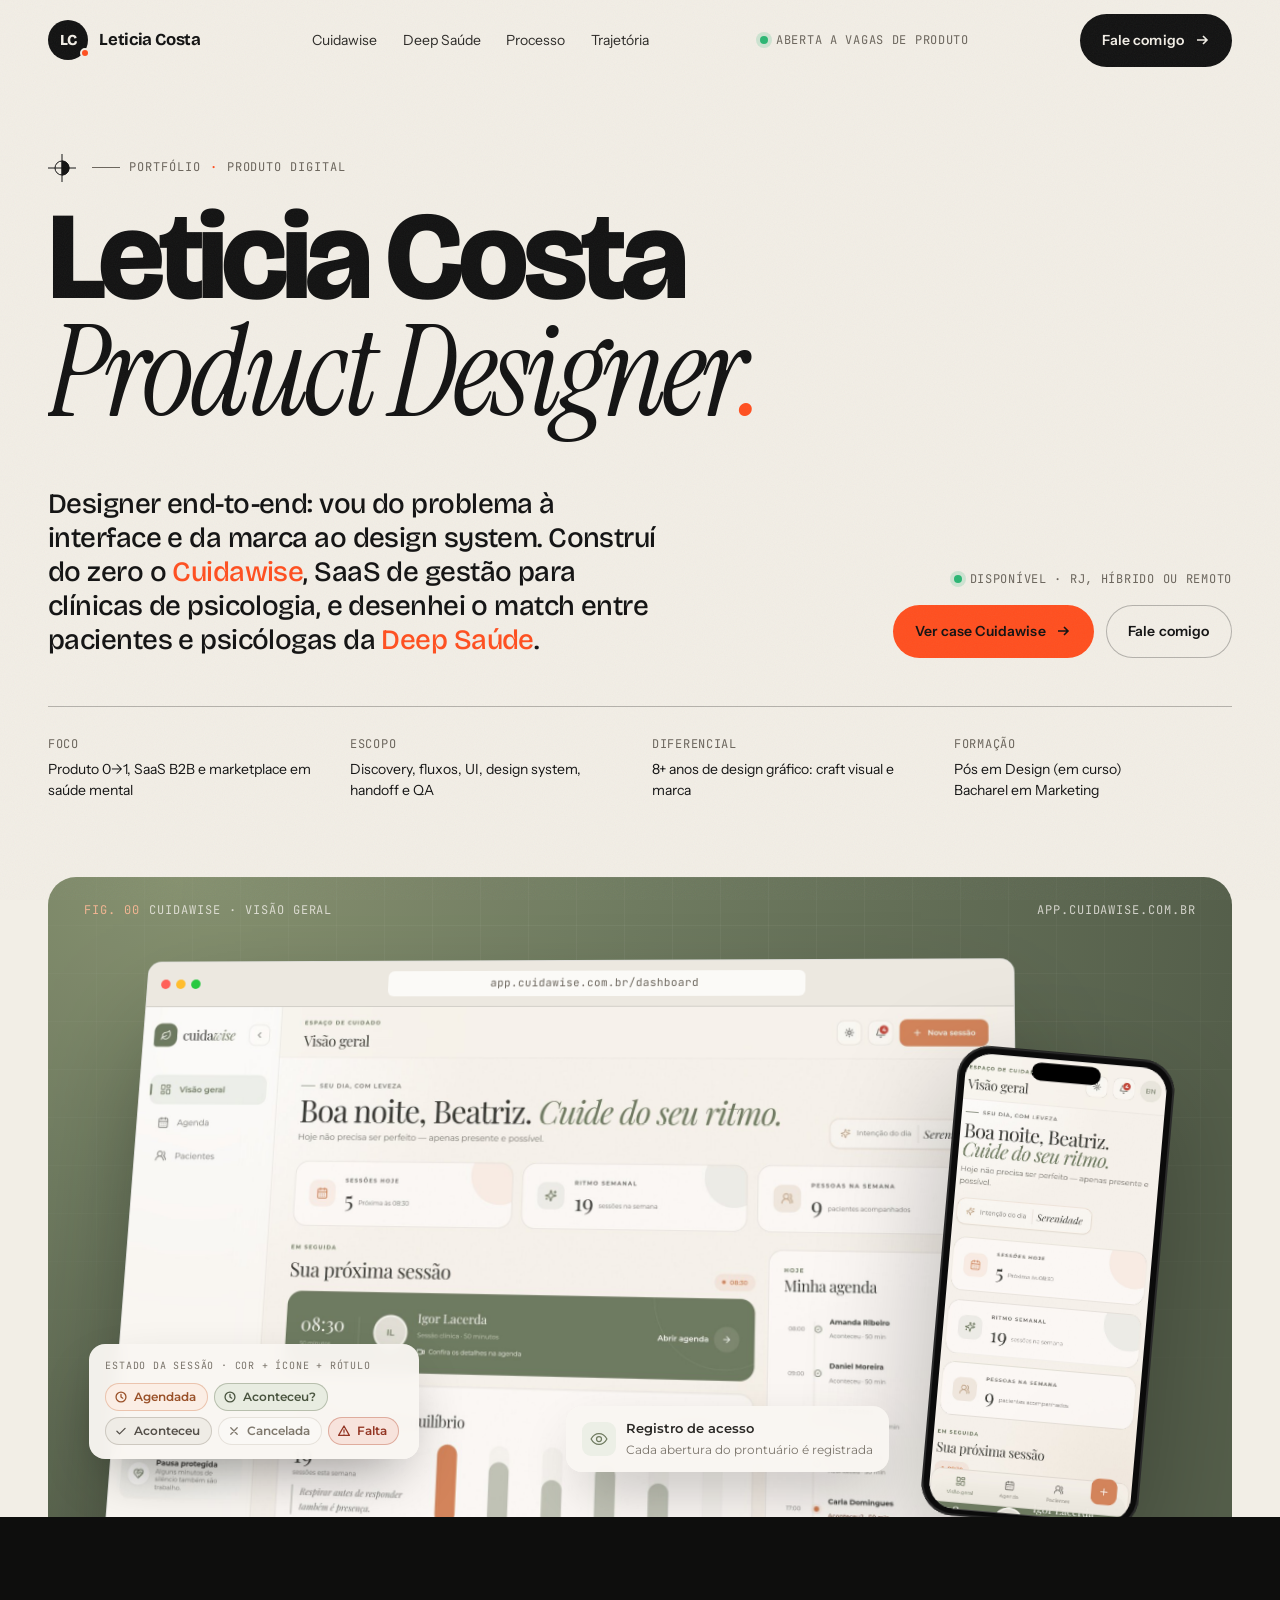
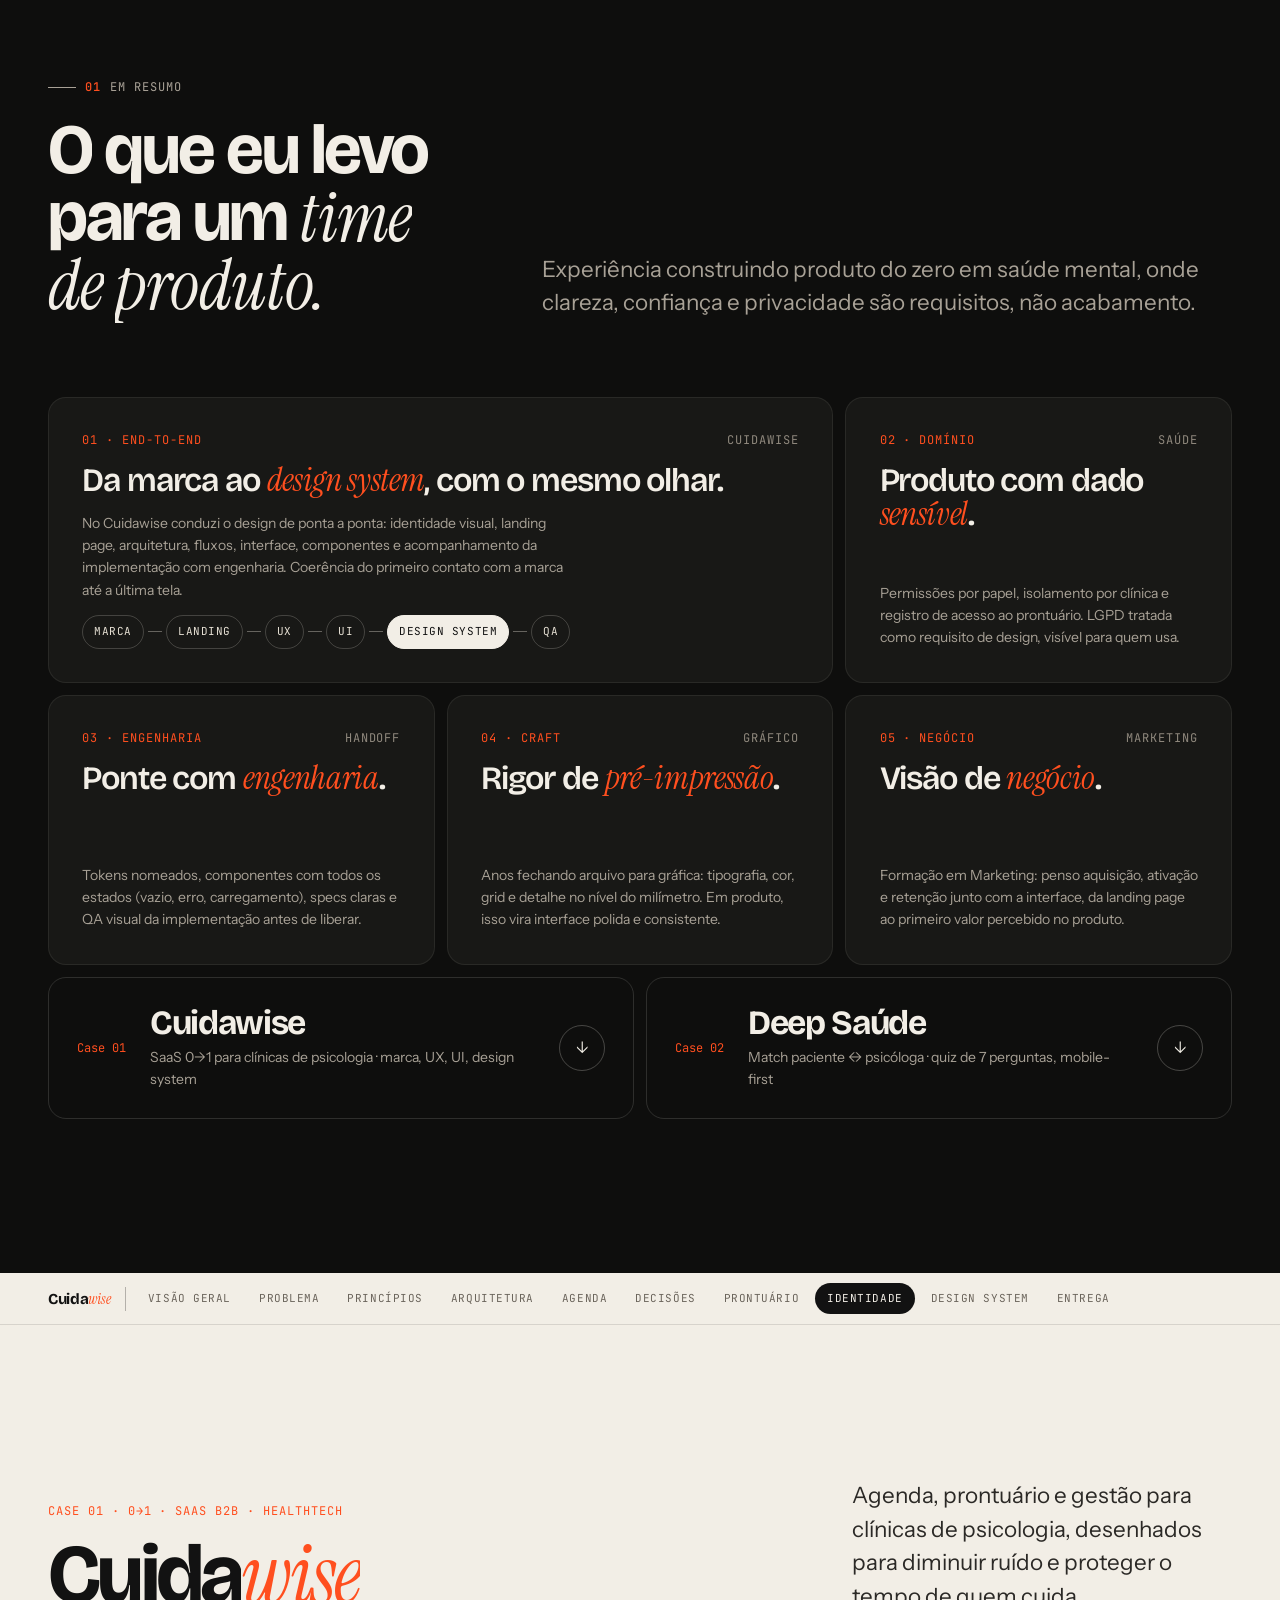
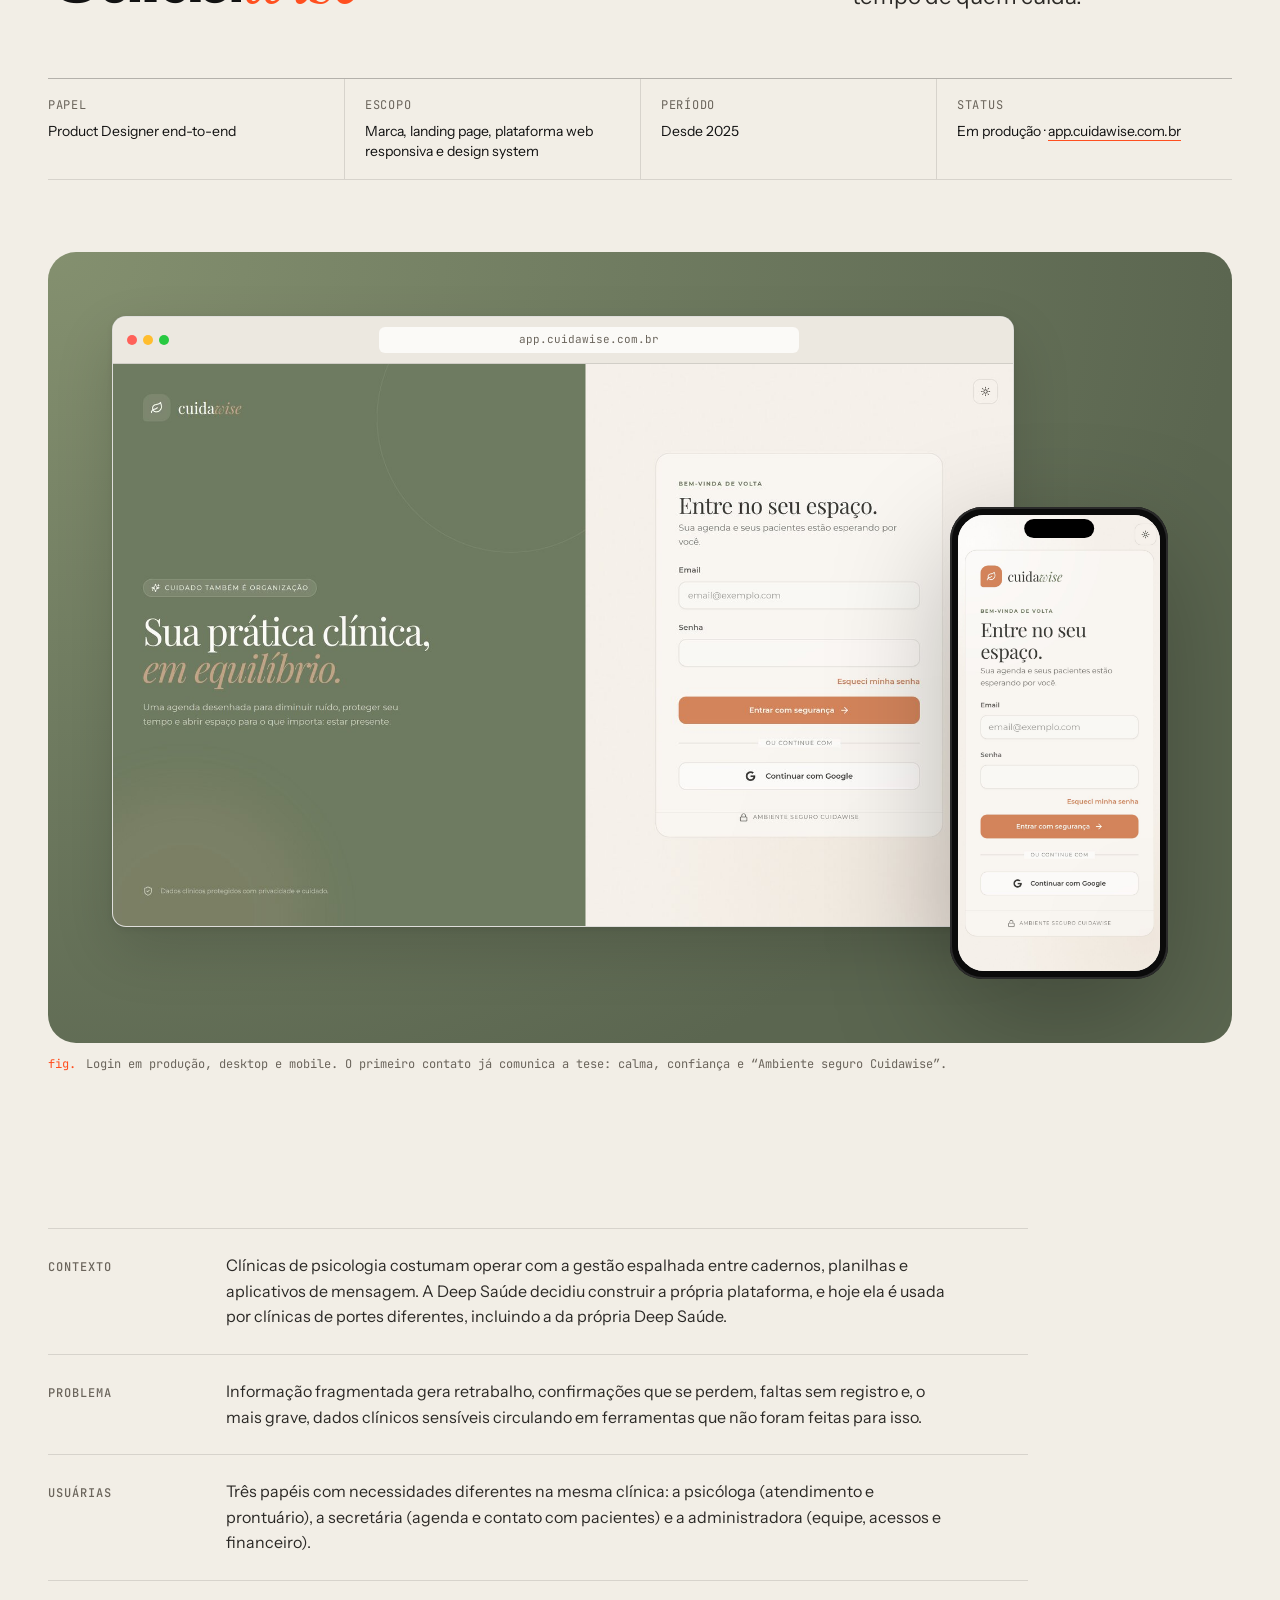
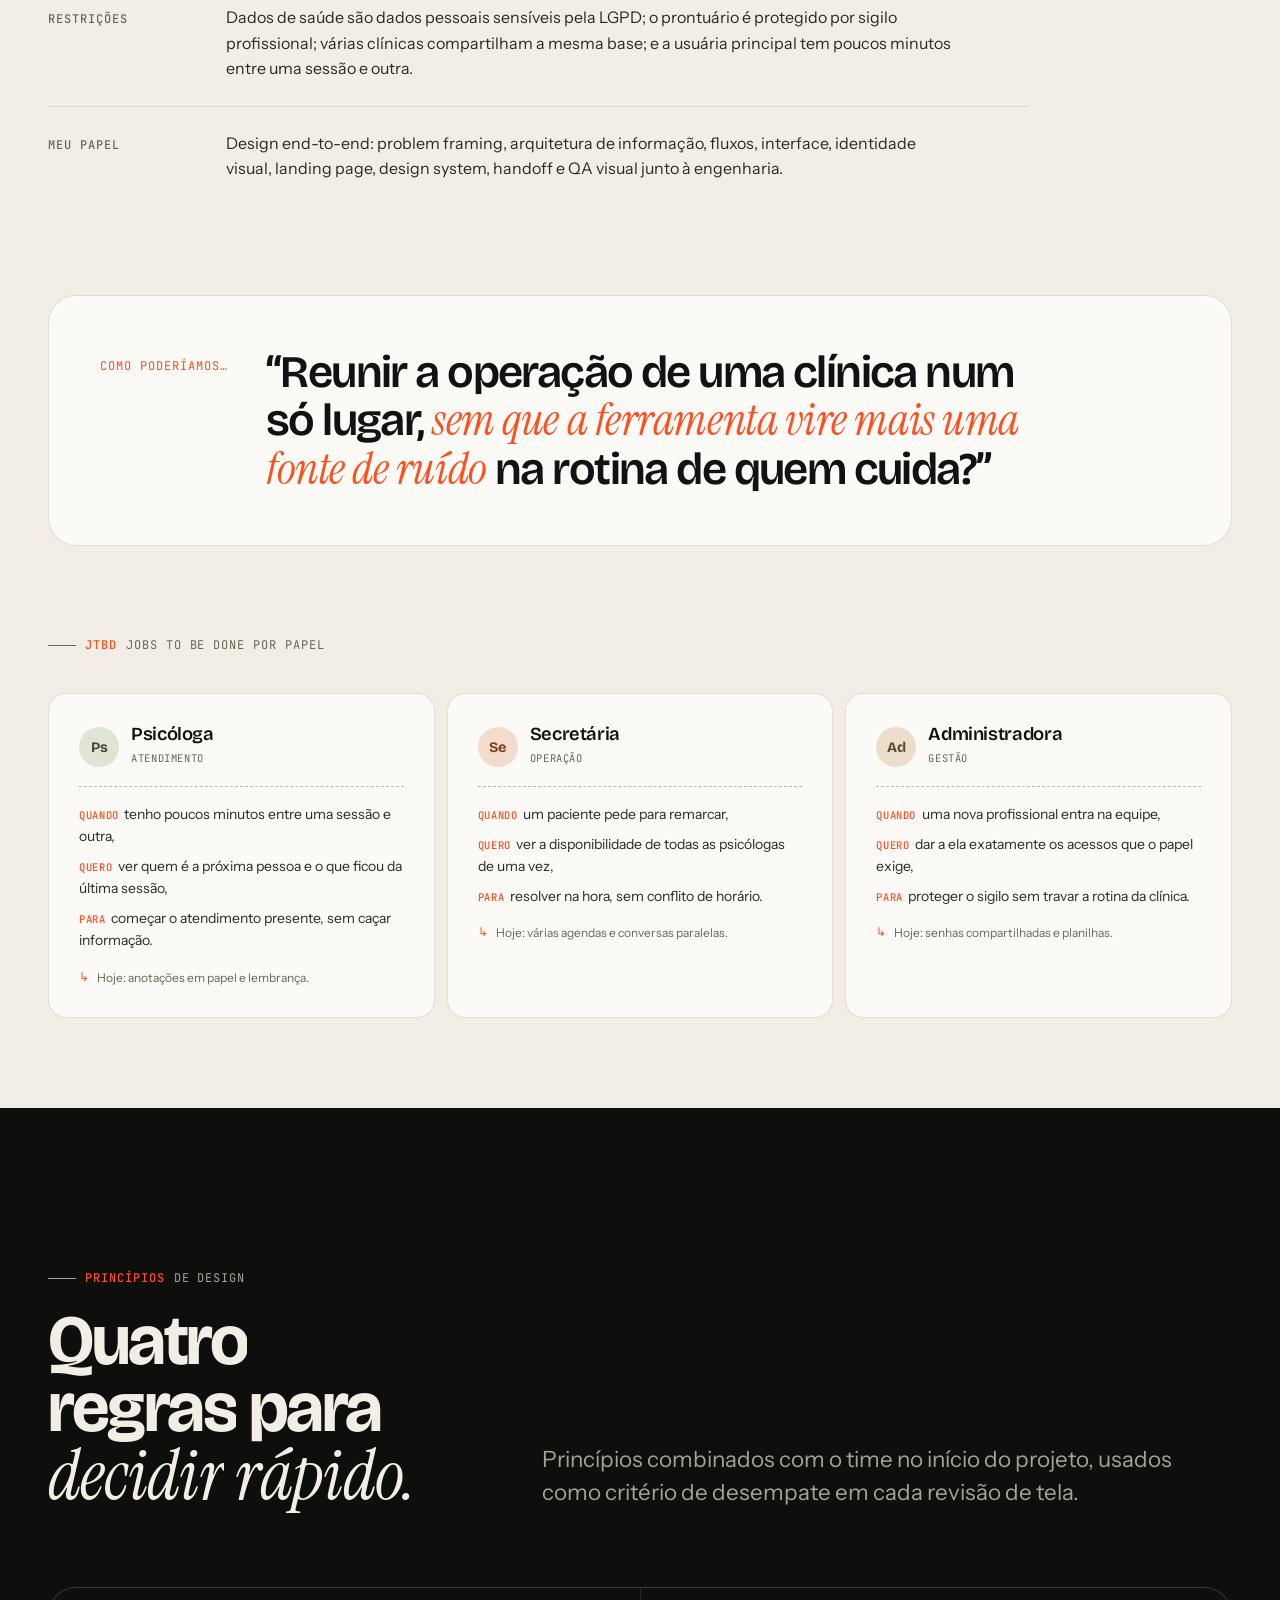
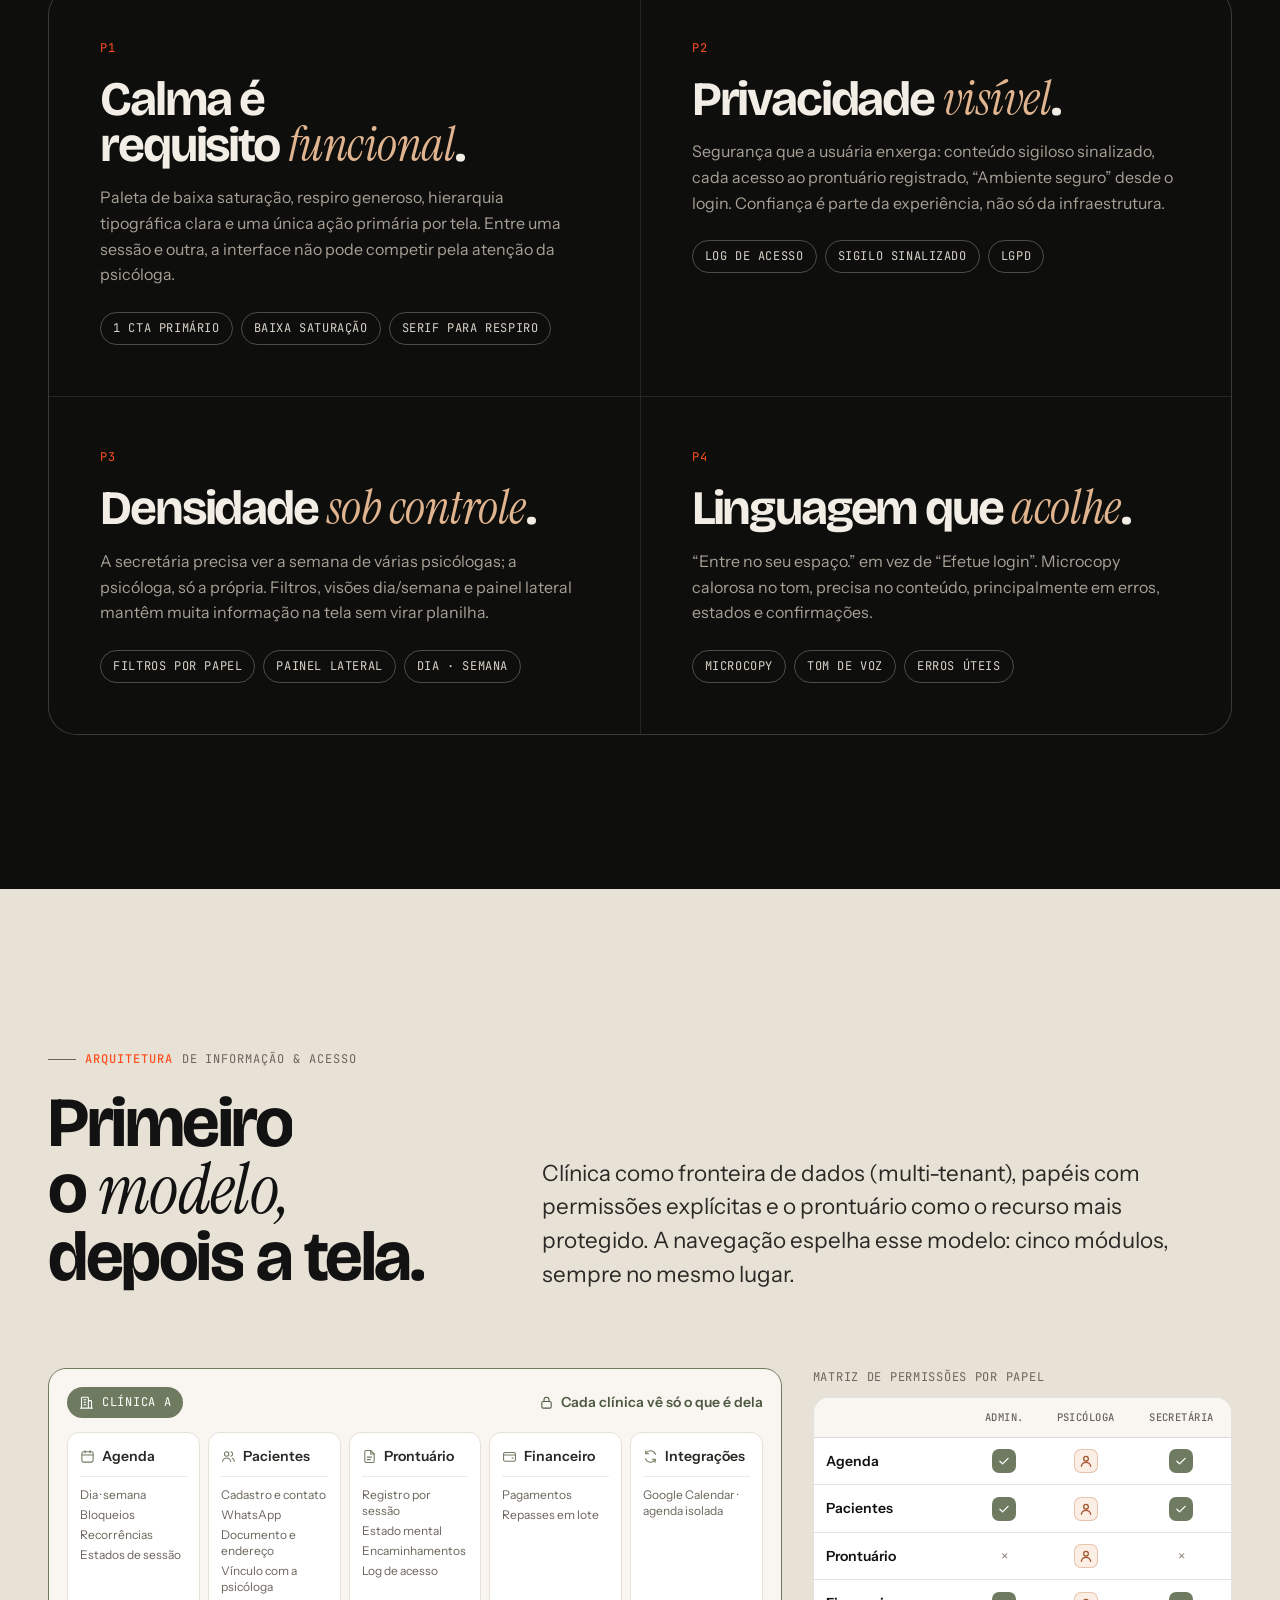
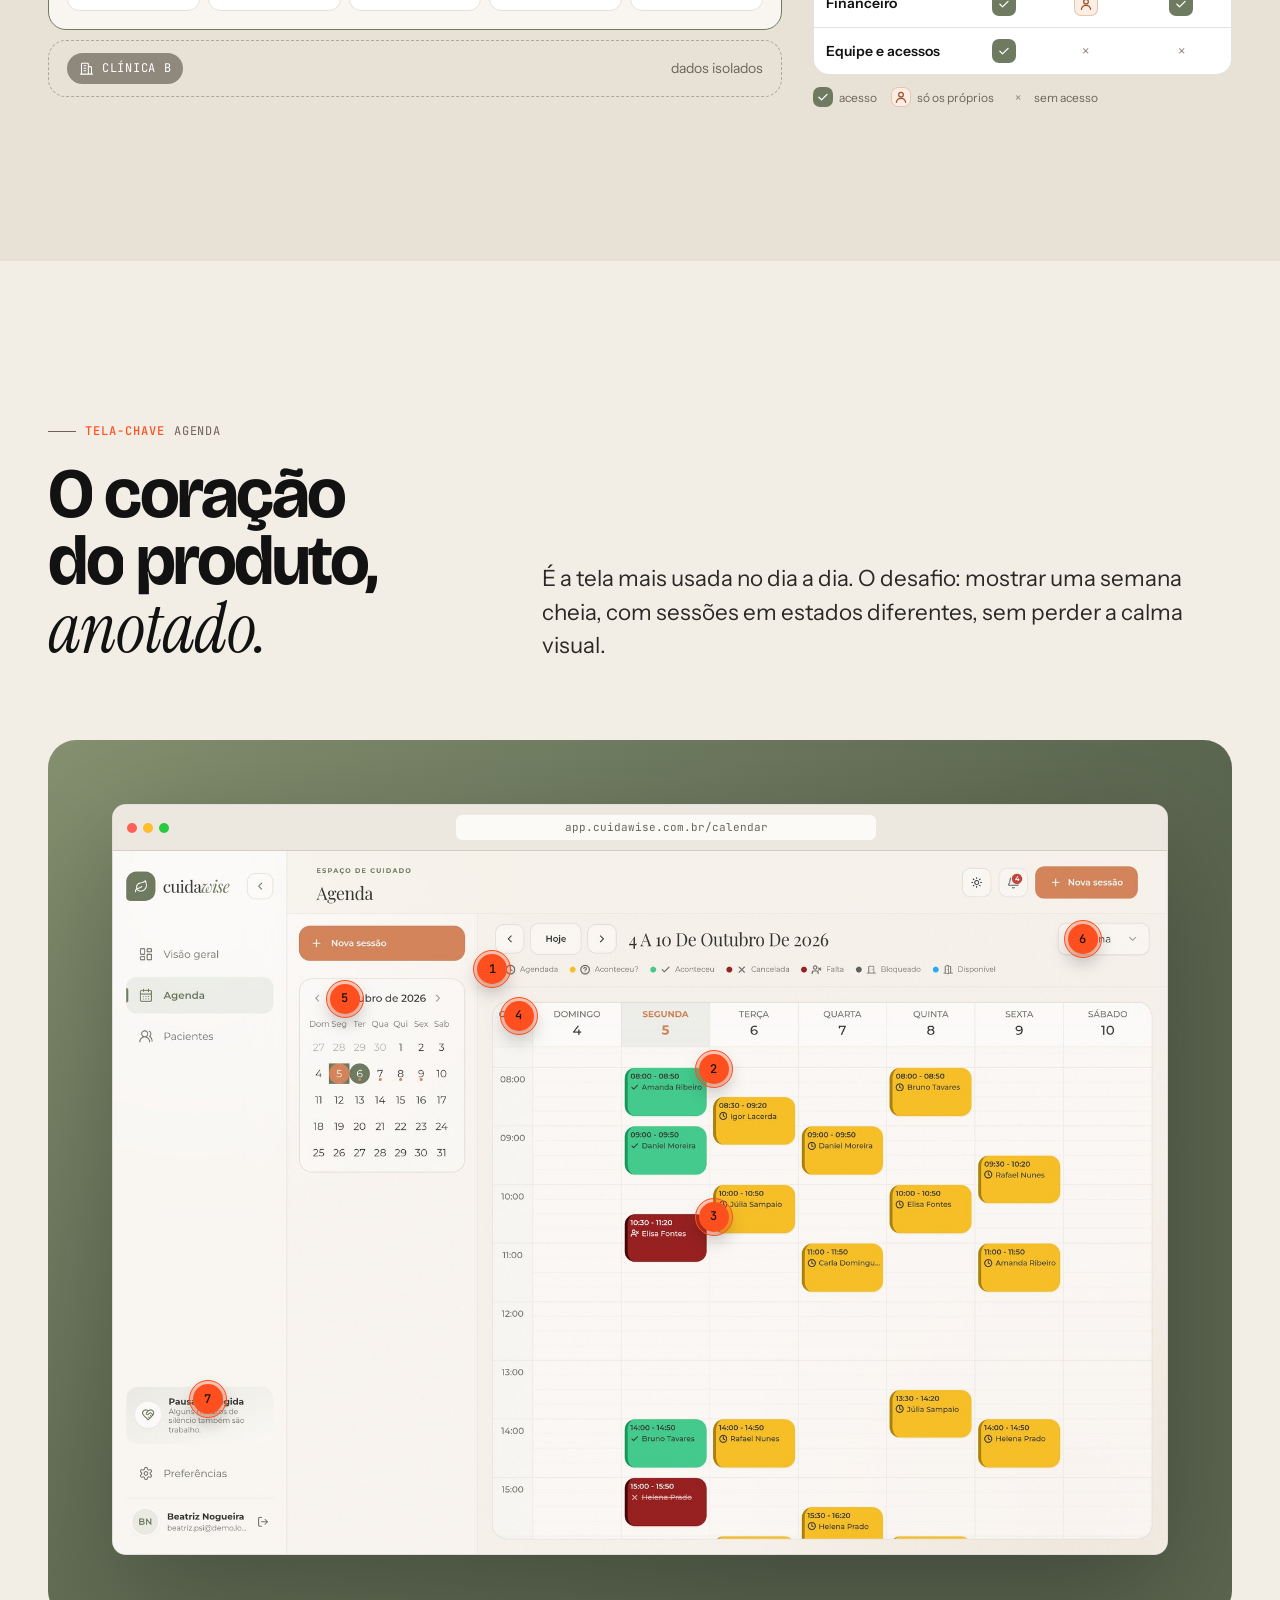
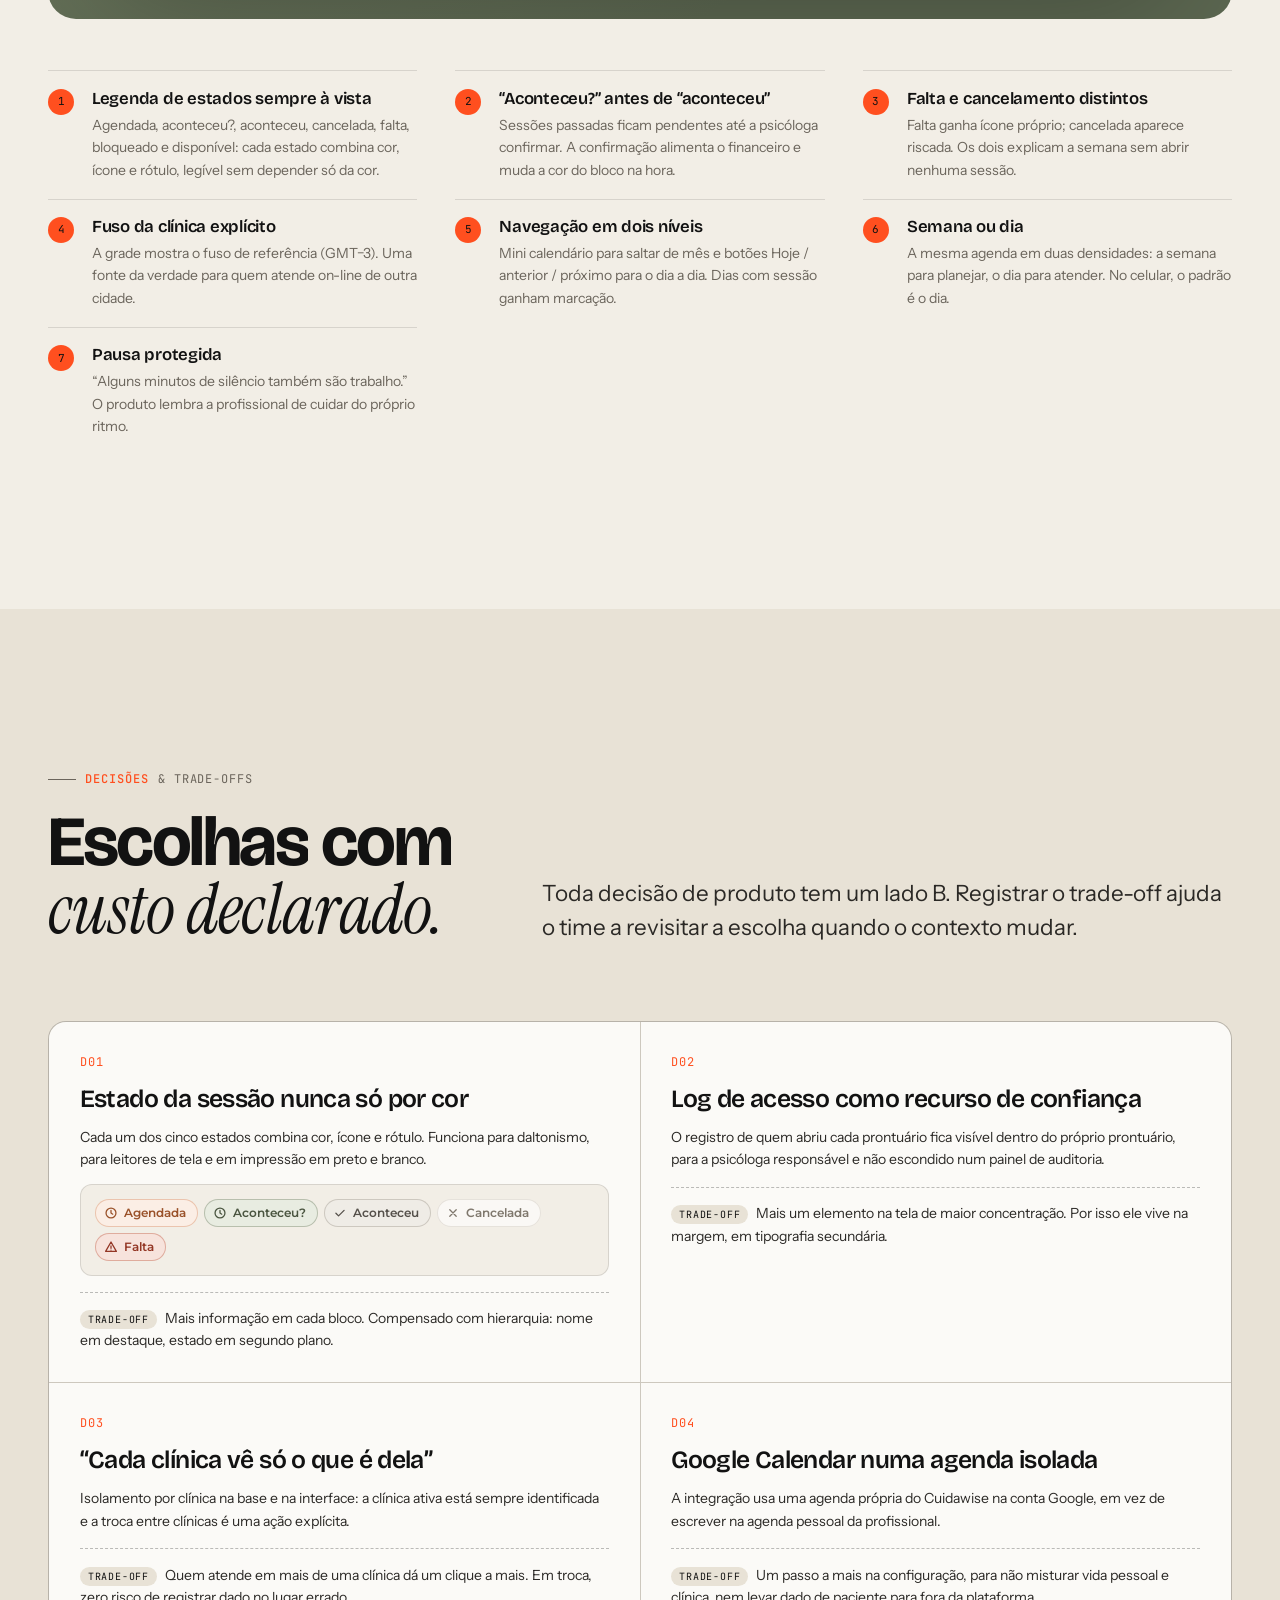
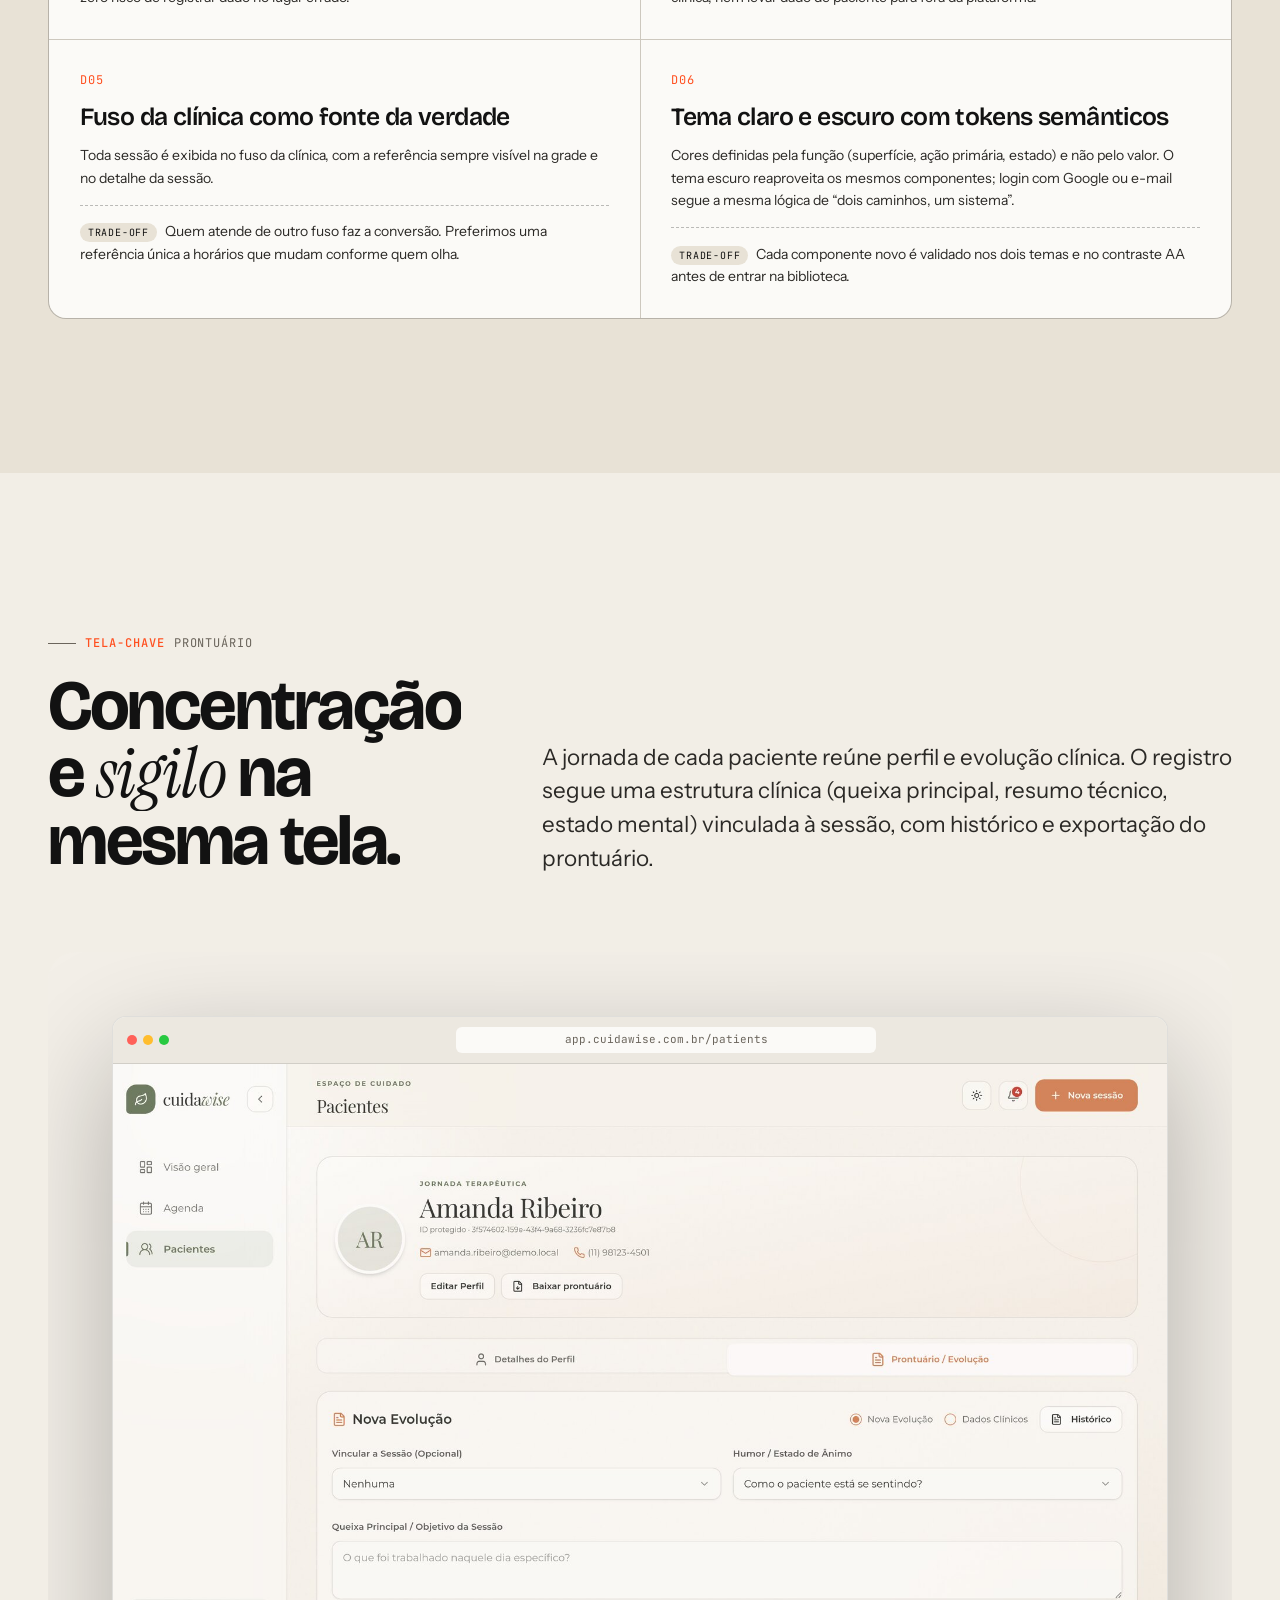
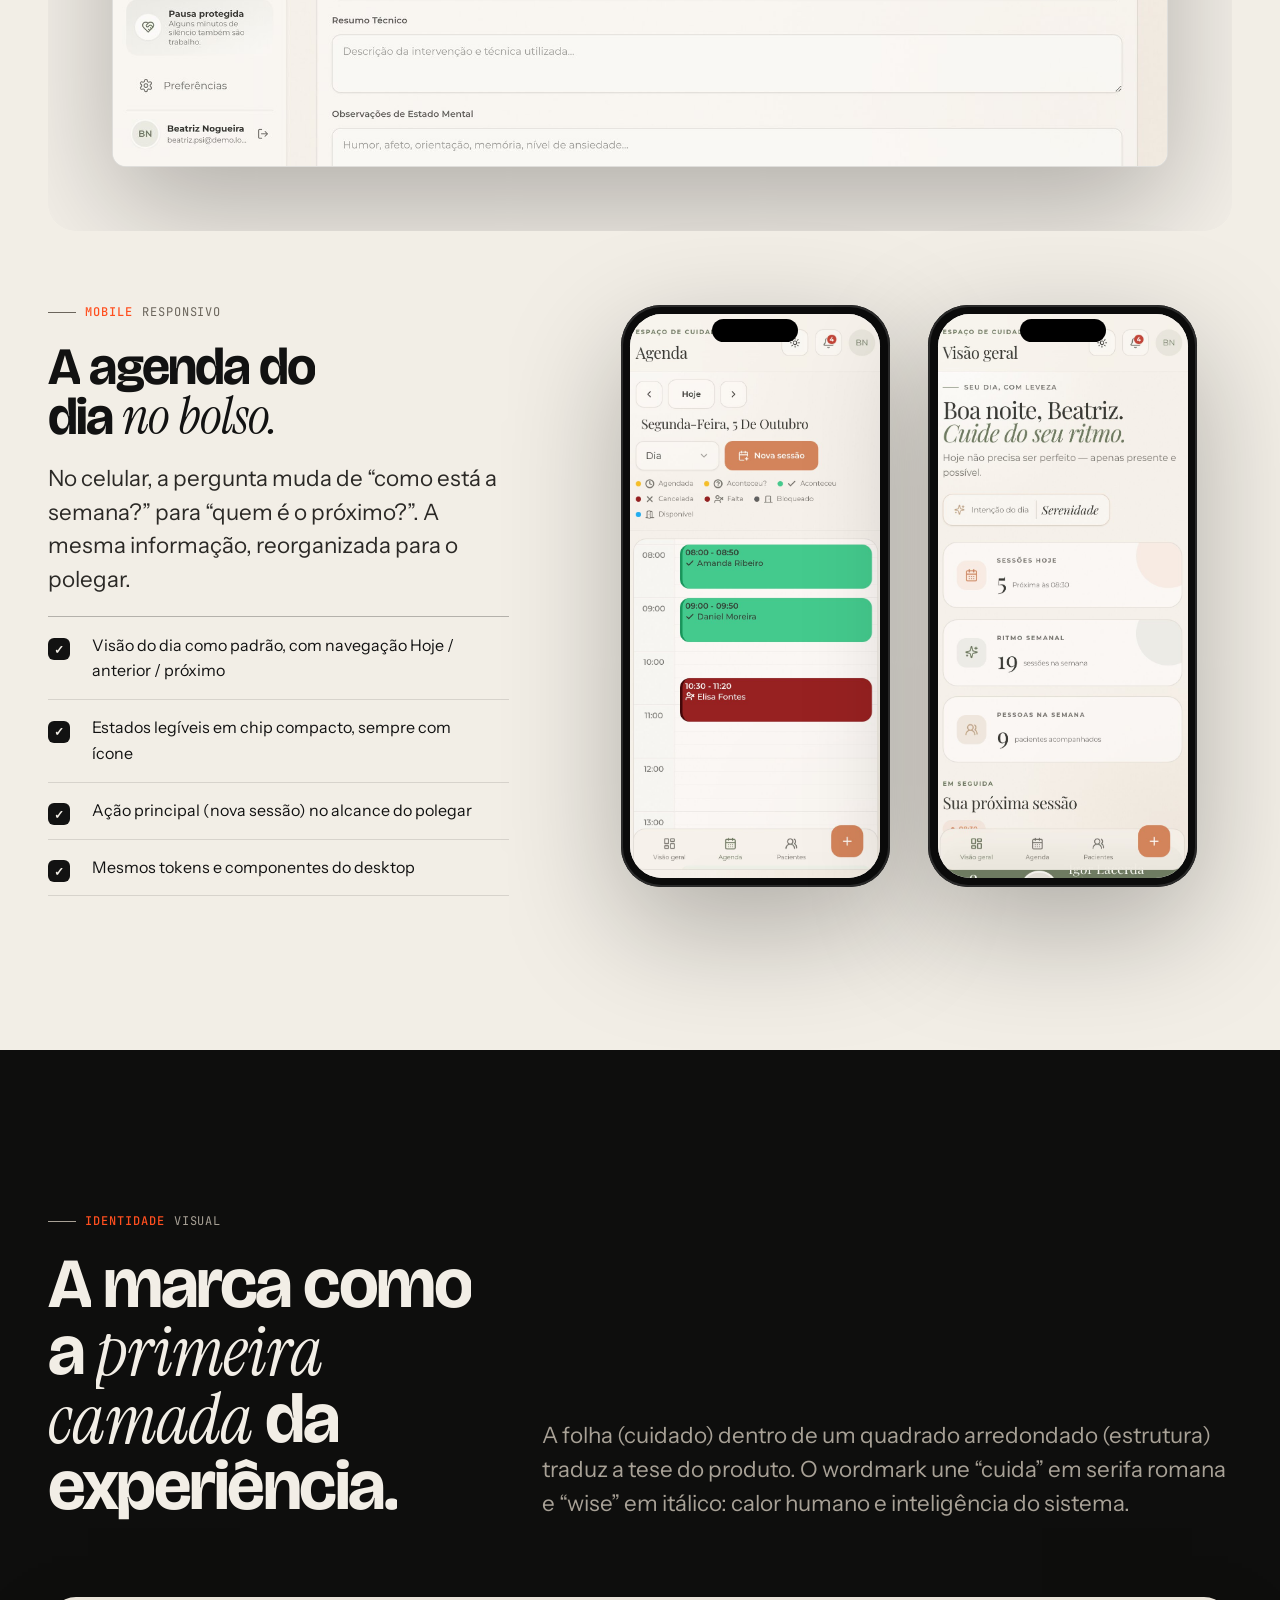
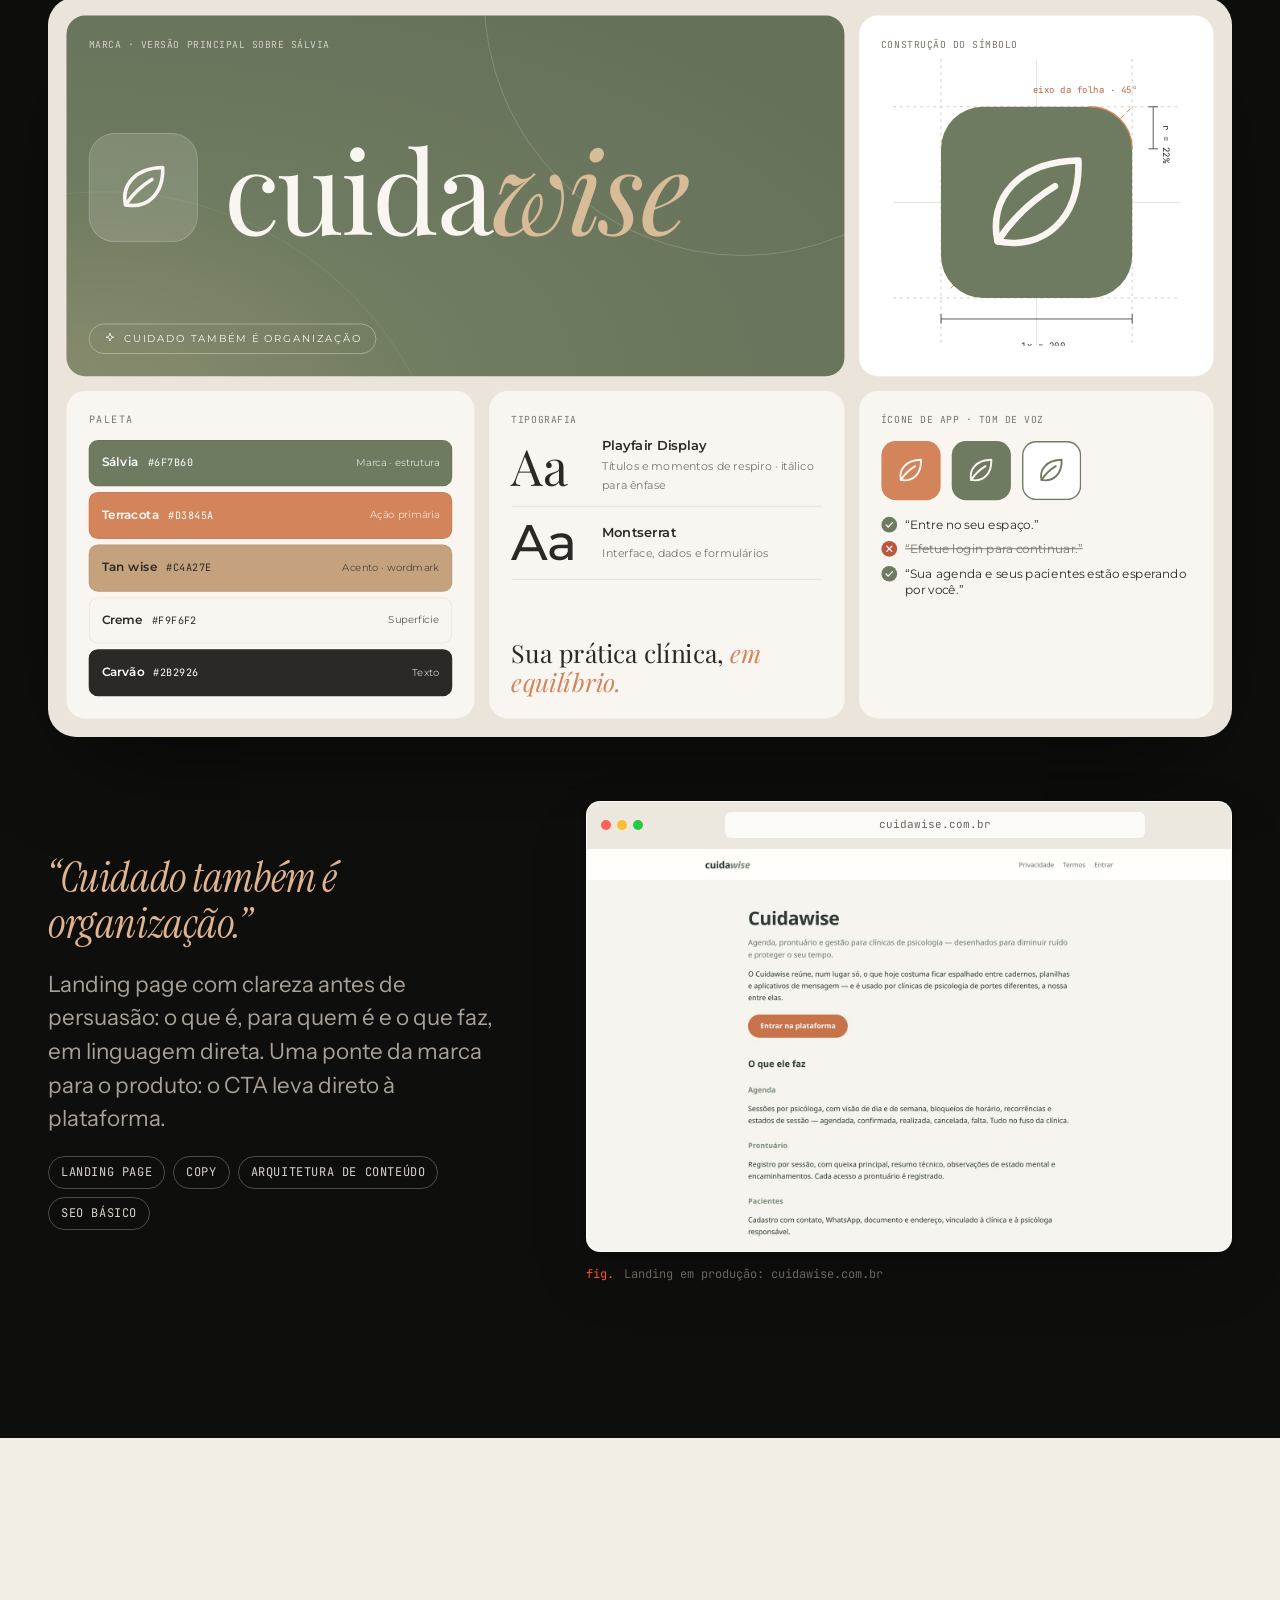
<file: produto/index.html>
<!doctype html>
<html lang="pt-BR" class="no-js">
<head>
  <meta charset="utf-8">
  <meta name="viewport" content="width=device-width, initial-scale=1">
  <title>Leticia Costa | Product Designer</title>
  <meta name="description" content="Leticia Costa, Product Designer end-to-end. Cases: Cuidawise, SaaS 0→1 para clínicas de psicologia (marca, UX, UI e design system), e o quiz de match paciente ↔ psicóloga da Deep Saúde.">
  <meta name="theme-color" content="#f2eee6">
  <meta property="og:title" content="Leticia Costa | Product Designer">
  <meta property="og:description" content="Do problema à interface, da marca ao design system. Cases de produto em saúde mental.">
  <meta property="og:type" content="website">
  <link rel="icon" href="data:image/svg+xml,%3Csvg xmlns='http://www.w3.org/2000/svg' viewBox='0 0 64 64'%3E%3Ccircle cx='32' cy='32' r='32' fill='%23121212'/%3E%3Ctext x='32' y='42' font-family='Arial' font-weight='800' font-size='26' text-anchor='middle' fill='%23f2eee6'%3ELC%3C/text%3E%3Ccircle cx='52' cy='50' r='7' fill='%23ff4f1f'/%3E%3C/svg%3E">
  <link rel="preconnect" href="https://fonts.googleapis.com">
  <link rel="preconnect" href="https://fonts.gstatic.com" crossorigin>
  <link href="https://fonts.googleapis.com/css2?family=Bricolage+Grotesque:opsz,wght@12..96,400;12..96,500;12..96,600;12..96,700;12..96,800&family=Instrument+Sans:wght@400;500;600&family=Instrument+Serif:ital@0;1&family=JetBrains+Mono:wght@400;500&family=Playfair+Display:ital,wght@0,400;0,500;1,400;1,500&family=Montserrat:wght@400;500;600&family=Lora:wght@600;700&family=Lato:wght@400;700&display=swap" rel="stylesheet">
  <link rel="stylesheet" href="../assets/css/base.css">
  <link rel="stylesheet" href="../assets/css/produto.css">
</head>
<body class="pd">

<!-- ============ NAV ============ -->
<header class="nav">
  <div class="wrap nav__inner">
    <a class="nav__brand" href="#topo" aria-label="Leticia Costa, início"><span class="monogram">LC</span><span>Leticia Costa</span></a>
    <nav class="nav__links" aria-label="Seções">
      <a href="#cuidawise">Cuidawise</a>
      <a href="#deep">Deep Saúde</a>
      <a href="#processo">Processo</a>
      <a href="#trajetoria">Trajetória</a>
    </nav>
    <span class="nav__status">Aberta a vagas de produto</span>
    <a class="btn" href="#contato">Fale comigo <svg viewBox="0 0 16 16" fill="none" stroke="currentColor" stroke-width="1.6"><path d="M3 8h10M9 4l4 4-4 4"/></svg></a>
  </div>
</header>

<main id="topo">

<!-- ============ HERO ============ -->
<section class="pd-hero">
  <div class="wrap">
    <div class="flex items-center gap-2">
      <div data-mock="regmark"></div>
      <span class="eyebrow">Portfólio <b>·</b> Produto digital</span>
    </div>
    <h1 class="pd-hero__title" aria-label="Leticia Costa, Product Designer">
      <span class="line"><span>Leticia Costa</span></span>
      <span class="line"><span class="serif">Product Designer<span class="accent">.</span></span></span>
    </h1>

    <div class="pd-hero__row">
      <p class="pd-hero__lead" data-reveal>
        Designer end-to-end: vou do problema à interface e da marca ao design system.
        Construí do zero o <em>Cuidawise</em>, SaaS de gestão para clínicas de psicologia,
        e desenhei o match entre pacientes e psicólogas da <em>Deep Saúde</em>.
      </p>
      <div class="pd-hero__cta" data-reveal style="--d:.1s">
        <span class="pd-hero__avail">Disponível · RJ, híbrido ou remoto</span>
        <div class="btn-row">
          <a class="btn btn--signal" href="#cuidawise">Ver case Cuidawise <svg viewBox="0 0 16 16" fill="none" stroke="currentColor" stroke-width="1.6"><path d="M3 8h10M9 4l4 4-4 4"/></svg></a>
          <a class="btn btn--ghost" href="#contato">Fale comigo</a>
        </div>
      </div>
    </div>

    <dl class="hero__meta">
      <div><dt>Foco</dt><dd>Produto 0→1, SaaS B2B e marketplace em saúde mental</dd></div>
      <div><dt>Escopo</dt><dd>Discovery, fluxos, UI, design system, handoff e QA</dd></div>
      <div><dt>Diferencial</dt><dd>8+ anos de design gráfico: craft visual e marca</dd></div>
      <div><dt>Formação</dt><dd>Pós em Design (em curso)<br>Bacharel em Marketing</dd></div>
    </dl>
  </div>

  <div class="wrap">
    <div class="pd-stage" data-reveal="fade">
      <span class="pd-stage__cap">Cuidawise · visão geral</span>
      <span class="pd-stage__cap pd-stage__cap--r">app.cuidawise.com.br</span>
      <div class="pd-stage__screen browser">
        <div class="browser__bar"><span class="browser__dots"><i></i><i></i><i></i></span><span class="browser__url">app.cuidawise.com.br/dashboard</span></div>
        <img class="pd-shot" src="../assets/img/cw-app-dashboard.jpg" width="1800" height="1200" fetchpriority="high" data-zoom alt="Visão geral do Cuidawise: saudação, intenção do dia, sessões de hoje, ritmo semanal, próxima sessão e agenda do dia com estados">
      </div>
      <div class="pd-stage__phone" data-parallax="-0.06"><div class="phone" style="--w:clamp(120px, 17vw, 262px)"><div class="phone__screen"><img src="../assets/img/cw-app-mob-dashboard.jpg" width="780" height="1688" data-zoom alt="Visão geral do Cuidawise no celular com cartões de sessões de hoje, ritmo semanal e pessoas na semana"></div></div></div>
      <div class="pd-float pd-float--states"><small>Estado da sessão · cor + ícone + rótulo</small><div data-mock="cw-states"></div></div>
      <div class="pd-float pd-float--log"><span class="cw-logo__mark" style="background:#ECEFE6;color:#6F7B60"><svg class="cw-ic" viewBox="0 0 24 24" fill="none" stroke="currentColor" stroke-width="1.7" stroke-linecap="round" stroke-linejoin="round" aria-hidden="true"><path d="M2.5 12S6 5.5 12 5.5 21.5 12 21.5 12 18 18.5 12 18.5 2.5 12 2.5 12z"/><circle cx="12" cy="12" r="3"/></svg></span><span><b>Registro de acesso</b><span>Cada abertura do prontuário é registrada</span></span></div>
    </div>
  </div>
</section>

<!-- ============ EM RESUMO ============ -->
<section class="section section--dark" id="resumo">
  <div class="wrap">
    <div class="section-head section-head--row">
      <div class="stack" style="--stack:1.25rem">
        <span class="eyebrow"><b>01</b> Em resumo</span>
        <h2 class="h2 balance" data-split>O que eu levo para um <span class="serif">time de produto.</span></h2>
      </div>
      <p class="lead" data-reveal>Experiência construindo produto do zero em saúde mental, onde clareza, confiança e privacidade são requisitos, não acabamento.</p>
    </div>

    <div class="pd-bento" data-stagger="0.06">
      <article class="pd-b pd-b--wide" data-reveal>
        <div class="pd-b__n"><span>01 · End-to-end</span><span>Cuidawise</span></div>
        <h3>Da marca ao <span class="serif">design system</span>, com o mesmo olhar.</h3>
        <p>No Cuidawise conduzi o design de ponta a ponta: identidade visual, landing page, arquitetura, fluxos, interface, componentes e acompanhamento da implementação com engenharia. Coerência do primeiro contato com a marca até a última tela.</p>
        <div class="pd-pipe" aria-label="Escopo: marca, landing page, UX, UI, design system, QA">
          <span>Marca</span><i></i><span>Landing</span><i></i><span>UX</span><i></i><span>UI</span><i></i><span class="on">Design system</span><i></i><span>QA</span>
        </div>
      </article>
      <article class="pd-b" data-reveal>
        <div class="pd-b__n"><span>02 · Domínio</span><span>Saúde</span></div>
        <h3>Produto com dado <span class="serif">sensível</span>.</h3>
        <p>Permissões por papel, isolamento por clínica e registro de acesso ao prontuário. LGPD tratada como requisito de design, visível para quem usa.</p>
      </article>
      <article class="pd-b" data-reveal>
        <div class="pd-b__n"><span>03 · Engenharia</span><span>Handoff</span></div>
        <h3>Ponte com <span class="serif">engenharia</span>.</h3>
        <p>Tokens nomeados, componentes com todos os estados (vazio, erro, carregamento), specs claras e QA visual da implementação antes de liberar.</p>
      </article>
      <article class="pd-b" data-reveal>
        <div class="pd-b__n"><span>04 · Craft</span><span>Gráfico</span></div>
        <h3>Rigor de <span class="serif">pré-impressão</span>.</h3>
        <p>Anos fechando arquivo para gráfica: tipografia, cor, grid e detalhe no nível do milímetro. Em produto, isso vira interface polida e consistente.</p>
      </article>
      <article class="pd-b" data-reveal>
        <div class="pd-b__n"><span>05 · Negócio</span><span>Marketing</span></div>
        <h3>Visão de <span class="serif">negócio</span>.</h3>
        <p>Formação em Marketing: penso aquisição, ativação e retenção junto com a interface, da landing page ao primeiro valor percebido no produto.</p>
      </article>
    </div>

    <div class="pd-index" data-stagger="0.08">
      <a class="pd-idx" href="#cuidawise" data-reveal>
        <span class="pd-idx__n">Case 01</span>
        <span><span class="pd-idx__t">Cuidawise</span><span class="pd-idx__d">SaaS 0→1 para clínicas de psicologia · marca, UX, UI, design system</span></span>
        <span class="pd-idx__a" aria-hidden="true">↓</span>
      </a>
      <a class="pd-idx" href="#deep" data-reveal>
        <span class="pd-idx__n">Case 02</span>
        <span><span class="pd-idx__t">Deep Saúde</span><span class="pd-idx__d">Match paciente ↔ psicóloga · quiz de 7 perguntas, mobile-first</span></span>
        <span class="pd-idx__a" aria-hidden="true">↓</span>
      </a>
    </div>
  </div>
</section>

<!-- ============ CASE 01, CUIDAWISE ============ -->
<div class="pd-case" id="cuidawise">

  <nav class="pd-chapters" aria-label="Capítulos do case Cuidawise">
    <div class="wrap pd-chapters__in" data-chapters>
      <span class="pd-chapters__brand">Cuida<span class="serif">wise</span></span>
      <a href="#cw-visao">Visão geral</a>
      <a href="#cw-problema">Problema</a>
      <a href="#cw-principios">Princípios</a>
      <a href="#cw-arquitetura">Arquitetura</a>
      <a href="#cw-agenda">Agenda</a>
      <a href="#cw-decisoes">Decisões</a>
      <a href="#cw-prontuario">Prontuário</a>
      <a href="#cw-identidade">Identidade</a>
      <a href="#cw-ds">Design system</a>
      <a href="#cw-entrega">Entrega</a>
    </div>
  </nav>

  <!-- Visão geral -->
  <section class="section" id="cw-visao">
    <div class="wrap">
      <div class="case__head">
        <div>
          <span class="case__index">Case 01 · 0→1 · SaaS B2B · Healthtech</span>
          <h2 class="case__title pd-case-title" data-split>Cuida<span class="serif">wise</span></h2>
        </div>
        <p class="lead" data-reveal>Agenda, prontuário e gestão para clínicas de psicologia, desenhados para diminuir ruído e proteger o tempo de quem cuida.</p>
      </div>

      <dl class="pd-facts" data-stagger="0.05">
        <div data-reveal><dt>Papel</dt><dd>Product Designer end-to-end</dd></div>
        <div data-reveal><dt>Escopo</dt><dd>Marca, landing page, plataforma web responsiva e design system</dd></div>
        <div data-reveal><dt>Período</dt><dd>Desde 2025</dd></div>
        <div data-reveal><dt>Status</dt><dd>Em produção · <a href="https://app.cuidawise.com.br" target="_blank" rel="noopener">app.cuidawise.com.br</a></dd></div>
      </dl>

      <figure class="figure" data-reveal>
        <div class="pd-shot-stage pd-shot-stage--sage">
          <div class="pd-showcase">
            <div class="browser">
              <div class="browser__bar"><span class="browser__dots"><i></i><i></i><i></i></span><span class="browser__url">app.cuidawise.com.br</span></div>
              <img src="../assets/img/cw-app-login-desk.jpg" width="1600" height="1000" loading="lazy" data-zoom alt="Tela de login do Cuidawise no desktop: painel sálvia com a frase Sua prática clínica, em equilíbrio, e cartão Entre no seu espaço com login por e-mail ou Google">
            </div>
            <div class="pd-showcase__phone"><div class="phone"><div class="phone__screen"><img src="../assets/img/cw-app-login-mob.jpg" width="780" height="1688" loading="lazy" data-zoom alt="Tela de login do Cuidawise no celular"></div></div></div>
          </div>
        </div>
        <figcaption>Login em produção, desktop e mobile. O primeiro contato já comunica a tese: calma, confiança e “Ambiente seguro Cuidawise”.</figcaption>
      </figure>
    </div>
  </section>

  <!-- Problema -->
  <section class="section section--tight" id="cw-problema" style="padding-top:0">
    <div class="wrap">
      <div class="pd-blocks">
        <div class="case__block" data-reveal><h4>Contexto</h4><p>Clínicas de psicologia costumam operar com a gestão espalhada entre cadernos, planilhas e aplicativos de mensagem. A Deep Saúde decidiu construir a própria plataforma, e hoje ela é usada por clínicas de portes diferentes, incluindo a da própria Deep Saúde.</p></div>
        <div class="case__block" data-reveal><h4>Problema</h4><p>Informação fragmentada gera retrabalho, confirmações que se perdem, faltas sem registro e, o mais grave, dados clínicos sensíveis circulando em ferramentas que não foram feitas para isso.</p></div>
        <div class="case__block" data-reveal><h4>Usuárias</h4><p>Três papéis com necessidades diferentes na mesma clínica: a psicóloga (atendimento e prontuário), a secretária (agenda e contato com pacientes) e a administradora (equipe, acessos e financeiro).</p></div>
        <div class="case__block" data-reveal><h4>Restrições</h4><p>Dados de saúde são dados pessoais sensíveis pela LGPD; o prontuário é protegido por sigilo profissional; várias clínicas compartilham a mesma base; e a usuária principal tem poucos minutos entre uma sessão e outra.</p></div>
        <div class="case__block" data-reveal><h4>Meu papel</h4><p>Design end-to-end: problem framing, arquitetura de informação, fluxos, interface, identidade visual, landing page, design system, handoff e QA visual junto à engenharia.</p></div>
      </div>

      <div class="pd-hmw" data-reveal>
        <span class="pd-hmw__k">Como poderíamos…</span>
        <q>Reunir a operação de uma clínica num só lugar, <span class="serif">sem que a ferramenta vire mais uma fonte de ruído</span> na rotina de quem cuida?</q>
      </div>

      <div class="section-head" style="margin-bottom:clamp(24px,3vw,40px)">
        <span class="eyebrow"><b>JTBD</b> Jobs to be done por papel</span>
      </div>
      <div class="pd-jtbd" data-stagger="0.08">
        <article class="pd-job" data-reveal>
          <div class="pd-job__who"><span class="pd-job__av">Ps</span><span><b>Psicóloga</b><small>Atendimento</small></span></div>
          <ol>
            <li><b>Quando</b>tenho poucos minutos entre uma sessão e outra,</li>
            <li><b>quero</b>ver quem é a próxima pessoa e o que ficou da última sessão,</li>
            <li><b>para</b>começar o atendimento presente, sem caçar informação.</li>
          </ol>
          <span class="pd-job__pain">Hoje: anotações em papel e lembrança.</span>
        </article>
        <article class="pd-job" data-reveal>
          <div class="pd-job__who"><span class="pd-job__av" style="background:#F3DCCB;color:#7a3f20">Se</span><span><b>Secretária</b><small>Operação</small></span></div>
          <ol>
            <li><b>Quando</b>um paciente pede para remarcar,</li>
            <li><b>quero</b>ver a disponibilidade de todas as psicólogas de uma vez,</li>
            <li><b>para</b>resolver na hora, sem conflito de horário.</li>
          </ol>
          <span class="pd-job__pain">Hoje: várias agendas e conversas paralelas.</span>
        </article>
        <article class="pd-job" data-reveal>
          <div class="pd-job__who"><span class="pd-job__av" style="background:#EBDFCC;color:#5e4a2d">Ad</span><span><b>Administradora</b><small>Gestão</small></span></div>
          <ol>
            <li><b>Quando</b>uma nova profissional entra na equipe,</li>
            <li><b>quero</b>dar a ela exatamente os acessos que o papel exige,</li>
            <li><b>para</b>proteger o sigilo sem travar a rotina da clínica.</li>
          </ol>
          <span class="pd-job__pain">Hoje: senhas compartilhadas e planilhas.</span>
        </article>
      </div>
    </div>
  </section>

  <!-- Princípios -->
  <section class="section section--dark" id="cw-principios">
    <div class="wrap">
      <div class="section-head section-head--row">
        <div class="stack" style="--stack:1.25rem">
          <span class="eyebrow"><b>Princípios</b> de design</span>
          <h2 class="h2 balance" data-split>Quatro regras para <span class="serif">decidir rápido.</span></h2>
        </div>
        <p class="lead" data-reveal>Princípios combinados com o time no início do projeto, usados como critério de desempate em cada revisão de tela.</p>
      </div>
      <div class="pd-principles" data-stagger="0.08">
        <article class="pd-pr" data-reveal>
          <span class="pd-pr__n">P1</span>
          <h3>Calma é requisito <span class="serif">funcional</span>.</h3>
          <p>Paleta de baixa saturação, respiro generoso, hierarquia tipográfica clara e uma única ação primária por tela. Entre uma sessão e outra, a interface não pode competir pela atenção da psicóloga.</p>
          <div class="tags"><span class="tag">1 CTA primário</span><span class="tag">Baixa saturação</span><span class="tag">Serif para respiro</span></div>
        </article>
        <article class="pd-pr" data-reveal>
          <span class="pd-pr__n">P2</span>
          <h3>Privacidade <span class="serif">visível</span>.</h3>
          <p>Segurança que a usuária enxerga: conteúdo sigiloso sinalizado, cada acesso ao prontuário registrado, “Ambiente seguro” desde o login. Confiança é parte da experiência, não só da infraestrutura.</p>
          <div class="tags"><span class="tag">Log de acesso</span><span class="tag">Sigilo sinalizado</span><span class="tag">LGPD</span></div>
        </article>
        <article class="pd-pr" data-reveal>
          <span class="pd-pr__n">P3</span>
          <h3>Densidade <span class="serif">sob controle</span>.</h3>
          <p>A secretária precisa ver a semana de várias psicólogas; a psicóloga, só a própria. Filtros, visões dia/semana e painel lateral mantêm muita informação na tela sem virar planilha.</p>
          <div class="tags"><span class="tag">Filtros por papel</span><span class="tag">Painel lateral</span><span class="tag">Dia · semana</span></div>
        </article>
        <article class="pd-pr" data-reveal>
          <span class="pd-pr__n">P4</span>
          <h3>Linguagem que <span class="serif">acolhe</span>.</h3>
          <p>“Entre no seu espaço.” em vez de “Efetue login”. Microcopy calorosa no tom, precisa no conteúdo, principalmente em erros, estados e confirmações.</p>
          <div class="tags"><span class="tag">Microcopy</span><span class="tag">Tom de voz</span><span class="tag">Erros úteis</span></div>
        </article>
      </div>
    </div>
  </section>

  <!-- Arquitetura -->
  <section class="section section--paper2" id="cw-arquitetura">
    <div class="wrap">
      <div class="section-head section-head--row">
        <div class="stack" style="--stack:1.25rem">
          <span class="eyebrow"><b>Arquitetura</b> de informação &amp; acesso</span>
          <h2 class="h2 balance" data-split>Primeiro o <span class="serif">modelo,</span> depois a tela.</h2>
        </div>
        <p class="lead" data-reveal>Clínica como fronteira de dados (multi-tenant), papéis com permissões explícitas e o prontuário como o recurso mais protegido. A navegação espelha esse modelo: cinco módulos, sempre no mesmo lugar.</p>
      </div>
      <div data-mock="cw-ia" data-reveal></div>
    </div>
  </section>

  <!-- Agenda anotada -->
  <section class="section" id="cw-agenda">
    <div class="wrap">
      <div class="section-head section-head--row">
        <div class="stack" style="--stack:1.25rem">
          <span class="eyebrow"><b>Tela-chave</b> Agenda</span>
          <h2 class="h2 balance" data-split>O coração do produto, <span class="serif">anotado.</span></h2>
        </div>
        <p class="lead" data-reveal>É a tela mais usada no dia a dia. O desafio: mostrar uma semana cheia, com sessões em estados diferentes, sem perder a calma visual.</p>
      </div>

      <div class="pd-shot-stage pd-shot-stage--sage" data-reveal>
        <span class="pd-pan-hint" style="color:#F9F6F2">← Arraste para explorar a tela →</span>
        <div class="pd-pan">
          <div class="browser pd-frame">
            <div class="browser__bar"><span class="browser__dots"><i></i><i></i><i></i></span><span class="browser__url">app.cuidawise.com.br/calendar</span></div>
            <div class="pd-annot">
              <img class="pd-shot" src="../assets/img/cw-app-calendar.jpg" width="1800" height="1200" loading="lazy" data-zoom alt="Agenda semanal do Cuidawise com sessões coloridas por estado: aconteceu em verde, falta e cancelada em vermelho e agendadas em amarelo, legenda de estados e fuso GMT−3">
              <span class="pd-pin" style="--x:36%;--y:16.8%;--i:0">1</span>
              <span class="pd-pin" style="--x:57%;--y:31%;--i:1">2</span>
              <span class="pd-pin" style="--x:57%;--y:52%;--i:2">3</span>
              <span class="pd-pin" style="--x:38.5%;--y:23.4%;--i:3">4</span>
              <span class="pd-pin" style="--x:22%;--y:21%;--i:4">5</span>
              <span class="pd-pin" style="--x:92%;--y:12.5%;--i:5">6</span>
              <span class="pd-pin" style="--x:9%;--y:78%;--i:6">7</span>
            </div>
          </div>
        </div>
      </div>

      <ol class="pd-notes" data-stagger="0.05">
        <li class="pd-note" data-reveal><span class="pd-note__n">1</span><div><b>Legenda de estados sempre à vista</b><p>Agendada, aconteceu?, aconteceu, cancelada, falta, bloqueado e disponível: cada estado combina cor, ícone e rótulo, legível sem depender só da cor.</p></div></li>
        <li class="pd-note" data-reveal><span class="pd-note__n">2</span><div><b>“Aconteceu?” antes de “aconteceu”</b><p>Sessões passadas ficam pendentes até a psicóloga confirmar. A confirmação alimenta o financeiro e muda a cor do bloco na hora.</p></div></li>
        <li class="pd-note" data-reveal><span class="pd-note__n">3</span><div><b>Falta e cancelamento distintos</b><p>Falta ganha ícone próprio; cancelada aparece riscada. Os dois explicam a semana sem abrir nenhuma sessão.</p></div></li>
        <li class="pd-note" data-reveal><span class="pd-note__n">4</span><div><b>Fuso da clínica explícito</b><p>A grade mostra o fuso de referência (GMT−3). Uma fonte da verdade para quem atende on-line de outra cidade.</p></div></li>
        <li class="pd-note" data-reveal><span class="pd-note__n">5</span><div><b>Navegação em dois níveis</b><p>Mini calendário para saltar de mês e botões Hoje / anterior / próximo para o dia a dia. Dias com sessão ganham marcação.</p></div></li>
        <li class="pd-note" data-reveal><span class="pd-note__n">6</span><div><b>Semana ou dia</b><p>A mesma agenda em duas densidades: a semana para planejar, o dia para atender. No celular, o padrão é o dia.</p></div></li>
        <li class="pd-note" data-reveal><span class="pd-note__n">7</span><div><b>Pausa protegida</b><p>“Alguns minutos de silêncio também são trabalho.” O produto lembra a profissional de cuidar do próprio ritmo.</p></div></li>
      </ol>
    </div>
  </section>

  <!-- Decisões -->
  <section class="section section--paper2" id="cw-decisoes">
    <div class="wrap">
      <div class="section-head section-head--row">
        <div class="stack" style="--stack:1.25rem">
          <span class="eyebrow"><b>Decisões</b> &amp; trade-offs</span>
          <h2 class="h2 balance" data-split>Escolhas com <span class="serif">custo declarado.</span></h2>
        </div>
        <p class="lead" data-reveal>Toda decisão de produto tem um lado B. Registrar o trade-off ajuda o time a revisitar a escolha quando o contexto mudar.</p>
      </div>
      <div class="decisions pd-decisions" data-stagger="0.06">
        <article class="decision" data-reveal>
          <h3>Estado da sessão nunca só por cor</h3>
          <p>Cada um dos cinco estados combina cor, ícone e rótulo. Funciona para daltonismo, para leitores de tela e em impressão em preto e branco.</p>
          <div class="pd-decision__viz"><div data-mock="cw-states"></div></div>
          <p class="pd-trade"><span>Trade-off</span>Mais informação em cada bloco. Compensado com hierarquia: nome em destaque, estado em segundo plano.</p>
        </article>
        <article class="decision" data-reveal>
          <h3>Log de acesso como recurso de confiança</h3>
          <p>O registro de quem abriu cada prontuário fica visível dentro do próprio prontuário, para a psicóloga responsável e não escondido num painel de auditoria.</p>
          <p class="pd-trade"><span>Trade-off</span>Mais um elemento na tela de maior concentração. Por isso ele vive na margem, em tipografia secundária.</p>
        </article>
        <article class="decision" data-reveal>
          <h3>“Cada clínica vê só o que é dela”</h3>
          <p>Isolamento por clínica na base e na interface: a clínica ativa está sempre identificada e a troca entre clínicas é uma ação explícita.</p>
          <p class="pd-trade"><span>Trade-off</span>Quem atende em mais de uma clínica dá um clique a mais. Em troca, zero risco de registrar dado no lugar errado.</p>
        </article>
        <article class="decision" data-reveal>
          <h3>Google Calendar numa agenda isolada</h3>
          <p>A integração usa uma agenda própria do Cuidawise na conta Google, em vez de escrever na agenda pessoal da profissional.</p>
          <p class="pd-trade"><span>Trade-off</span>Um passo a mais na configuração, para não misturar vida pessoal e clínica, nem levar dado de paciente para fora da plataforma.</p>
        </article>
        <article class="decision" data-reveal>
          <h3>Fuso da clínica como fonte da verdade</h3>
          <p>Toda sessão é exibida no fuso da clínica, com a referência sempre visível na grade e no detalhe da sessão.</p>
          <p class="pd-trade"><span>Trade-off</span>Quem atende de outro fuso faz a conversão. Preferimos uma referência única a horários que mudam conforme quem olha.</p>
        </article>
        <article class="decision" data-reveal>
          <h3>Tema claro e escuro com tokens semânticos</h3>
          <p>Cores definidas pela função (superfície, ação primária, estado) e não pelo valor. O tema escuro reaproveita os mesmos componentes; login com Google ou e-mail segue a mesma lógica de “dois caminhos, um sistema”.</p>
          <p class="pd-trade"><span>Trade-off</span>Cada componente novo é validado nos dois temas e no contraste AA antes de entrar na biblioteca.</p>
        </article>
      </div>
    </div>
  </section>

  <!-- Prontuário + mobile -->
  <section class="section" id="cw-prontuario">
    <div class="wrap">
      <div class="section-head section-head--row">
        <div class="stack" style="--stack:1.25rem">
          <span class="eyebrow"><b>Tela-chave</b> Prontuário</span>
          <h2 class="h2 balance" data-split>Concentração e <span class="serif">sigilo</span> na mesma tela.</h2>
        </div>
        <p class="lead" data-reveal>A jornada de cada paciente reúne perfil e evolução clínica. O registro segue uma estrutura clínica (queixa principal, resumo técnico, estado mental) vinculada à sessão, com histórico e exportação do prontuário.</p>
      </div>
      <div class="pd-shot-stage pd-shot-stage--cream" data-reveal>
        <span class="pd-pan-hint">← Arraste para explorar a tela →</span>
        <div class="pd-pan">
          <div class="browser pd-frame">
            <div class="browser__bar"><span class="browser__dots"><i></i><i></i><i></i></span><span class="browser__url">app.cuidawise.com.br/patients</span></div>
            <img class="pd-shot" src="../assets/img/cw-app-jornada.jpg" width="1800" height="1200" loading="lazy" data-zoom alt="Jornada terapêutica de uma paciente no Cuidawise com abas Detalhes do Perfil e Prontuário/Evolução e o formulário de nova evolução: queixa principal, resumo técnico e observações de estado mental">
          </div>
        </div>
      </div>

      <div class="split mt-5" style="align-items:center">
        <div class="stack" style="--stack:1.25rem">
          <span class="eyebrow"><b>Mobile</b> Responsivo</span>
          <h3 class="h2 balance" style="font-size:clamp(2rem,1.2rem + 2.6vw,3.4rem)" data-split>A agenda do dia <span class="serif">no bolso.</span></h3>
          <p class="lead" data-reveal>No celular, a pergunta muda de “como está a semana?” para “quem é o próximo?”. A mesma informação, reorganizada para o polegar.</p>
          <ul class="checklist" data-reveal>
            <li>Visão do dia como padrão, com navegação Hoje / anterior / próximo</li>
            <li>Estados legíveis em chip compacto, sempre com ícone</li>
            <li>Ação principal (nova sessão) no alcance do polegar</li>
            <li>Mesmos tokens e componentes do desktop</li>
          </ul>
        </div>
        <div class="pd-mobiles" data-reveal>
          <div class="phone" style="--w:clamp(150px, 21vw, 280px)"><div class="phone__screen"><img src="../assets/img/cw-app-mob-calendar.jpg" width="780" height="1688" loading="lazy" data-zoom alt="Agenda do dia no celular com sessões coloridas por estado e botão de nova sessão ao alcance do polegar"></div></div>
          <div class="phone" style="--w:clamp(150px, 21vw, 280px)"><div class="phone__screen"><img src="../assets/img/cw-app-mob-dashboard.jpg" width="780" height="1688" loading="lazy" data-zoom alt="Visão geral do Cuidawise no celular"></div></div>
        </div>
      </div>
    </div>
  </section>

  <!-- Identidade -->
  <section class="section section--dark" id="cw-identidade">
    <div class="wrap">
      <div class="section-head section-head--row">
        <div class="stack" style="--stack:1.25rem">
          <span class="eyebrow"><b>Identidade</b> visual</span>
          <h2 class="h2 balance" data-split>A marca como a <span class="serif">primeira camada</span> da experiência.</h2>
        </div>
        <p class="lead" data-reveal>A folha (cuidado) dentro de um quadrado arredondado (estrutura) traduz a tese do produto. O wordmark une “cuida” em serifa romana e “wise” em itálico: calor humano e inteligência do sistema.</p>
      </div>
      <div class="pd-identity-frame" data-reveal><div data-mock="cw-identity"></div></div>

      <div class="split mt-5" style="align-items:center">
        <div class="stack" style="--stack:1.25rem">
          <p class="pd-quote" data-reveal>“Cuidado também é organização.”</p>
          <p class="lead" data-reveal>Landing page com clareza antes de persuasão: o que é, para quem é e o que faz, em linguagem direta. Uma ponte da marca para o produto: o CTA leva direto à plataforma.</p>
          <div class="tags" data-reveal><span class="tag">Landing page</span><span class="tag">Copy</span><span class="tag">Arquitetura de conteúdo</span><span class="tag">SEO básico</span></div>
        </div>
        <figure class="figure" data-reveal>
          <div class="browser">
            <div class="browser__bar"><span class="browser__dots"><i></i><i></i><i></i></span><span class="browser__url">cuidawise.com.br</span></div>
            <img src="../assets/img/cw-landing-desk.jpg" width="1600" height="1000" loading="lazy" data-zoom alt="Landing page do Cuidawise com o título Cuidawise, descrição do produto e seções Agenda, Prontuário e Pacientes">
          </div>
          <figcaption>Landing em produção: cuidawise.com.br</figcaption>
        </figure>
      </div>
    </div>
  </section>

  <!-- Design system -->
  <section class="section" id="cw-ds">
    <div class="wrap">
      <div class="section-head section-head--row">
        <div class="stack" style="--stack:1.25rem">
          <span class="eyebrow"><b>Design system</b> Fundamentos &amp; componentes</span>
          <h2 class="h2 balance" data-split>Uma fonte da verdade para <span class="serif">design e código.</span></h2>
        </div>
        <p class="lead" data-reveal>Tokens semânticos com o mesmo nome no Figma (variables) e no código. Componentes nascem com todos os estados e são validados nos dois temas.</p>
      </div>
      <div class="pd-shot-stage pd-shot-stage--cream" data-reveal style="padding:clamp(10px,2vw,24px)">
        <span class="pd-pan-hint">← Arraste para explorar →</span>
        <div class="pd-pan"><div class="pd-frame" style="box-shadow:var(--shadow-2)"><div data-mock="cw-design-system"></div></div></div>
      <div class="pd-themes" data-stagger="0.1">
        <figure class="figure" data-reveal>
          <div class="browser"><div class="browser__bar"><span class="browser__dots"><i></i><i></i><i></i></span><span class="browser__url">Tema claro</span></div><img class="pd-shot" src="../assets/img/cw-app-calendar.jpg" width="1800" height="1200" loading="lazy" data-zoom alt="Agenda do Cuidawise no tema claro"></div>
          <figcaption>Tema claro: superfícies creme, ação em terracota</figcaption>
        </figure>
        <figure class="figure" data-reveal>
          <div class="browser"><div class="browser__bar"><span class="browser__dots"><i></i><i></i><i></i></span><span class="browser__url">Tema escuro</span></div><img class="pd-shot" src="../assets/img/cw-app-calendar-dark.jpg" width="1800" height="1200" loading="lazy" data-zoom alt="Agenda do Cuidawise no tema escuro com os mesmos estados e componentes"></div>
          <figcaption>Tema escuro: mesmos componentes, tokens semânticos</figcaption>
        </figure>
      </div>
      </div>
      <div class="pd-ds-points" data-stagger="0.06">
        <div data-reveal><span>01</span><b>Tokens semânticos</b><p>Cor, tipo, espaço e raio nomeados pela função. Trocar o tema é trocar valores, não componentes.</p></div>
        <div data-reveal><span>02</span><b>Estados completos</b><p>Padrão, foco, erro, desabilitado, carregamento e vazio desenhados antes do handoff e não descobertos no QA.</p></div>
        <div data-reveal><span>03</span><b>Acessibilidade AA</b><p>Contraste verificado nos dois temas, foco visível, alvos de toque confortáveis e estado nunca só por cor.</p></div>
        <div data-reveal><span>04</span><b>Padrões de interação</b><p>Confirmação com desfazer, mensagens de erro que dizem como resolver e estados vazios que sugerem o próximo passo.</p></div>
      </div>
    </div>
  </section>

  <!-- Entrega -->
  <section class="section section--paper2" id="cw-entrega">
    <div class="wrap">
      <div class="section-head section-head--row">
        <div class="stack" style="--stack:1.25rem">
          <span class="eyebrow"><b>Entrega</b> Handoff, medição &amp; resultado</span>
          <h2 class="h2 balance" data-split>Do Figma para <span class="serif">produção.</span></h2>
        </div>
      </div>
      <div class="pd-deliver" data-stagger="0.08">
        <div class="card" data-reveal>
          <span class="eyebrow">Handoff &amp; QA</span>
          <ul class="checklist">
            <li>Specs e medidas no Dev Mode, com componentes ligados à biblioteca</li>
            <li>Tokens exportados como variáveis, com nomes iguais no código</li>
            <li>Matriz de estados por componente e por fluxo</li>
            <li>Critérios de aceite escritos junto com a engenharia</li>
            <li>QA visual da implementação antes de cada entrega</li>
          </ul>
        </div>
        <div class="card" data-reveal>
          <span class="eyebrow">Métricas que orientam o produto</span>
          <ul class="pd-metrics">
            <li><b>Ativação</b>Clínica configurada e primeira semana de agenda criada</li>
            <li><b>Adoção</b>Psicólogas registrando prontuário dentro da plataforma</li>
            <li><b>Operação</b>Taxa de confirmação e faltas registradas por semana</li>
            <li><b>Retenção</b>Uso recorrente semanal, por papel</li>
            <li><b>Eficiência</b>Tempo para agendar ou remarcar uma sessão</li>
          </ul>
        </div>
        <div class="card" data-reveal>
          <span class="eyebrow">Resultado</span>
          <ul class="pd-facts-list">
            <li>Plataforma em produção em app.cuidawise.com.br, com landing pública em cuidawise.com.br</li>
            <li>Usada por clínicas de psicologia de portes diferentes, incluindo a clínica da Deep Saúde</li>
            <li>Marca, site e app com uma linguagem única, construídos de ponta a ponta pela mesma designer</li>
            <li>Design system pronto para escalar com novos módulos e novas clínicas</li>
          </ul>
        </div>
      </div>

      <div class="pd-learn" data-stagger="0.08">
        <blockquote data-reveal><span>Aprendizado 01</span>Em saúde, confiança é uma feature: ela precisa aparecer na interface, não só no contrato.</blockquote>
        <blockquote data-reveal><span>Aprendizado 02</span>Ter a usuária ao lado encurta o ciclo: observar a rotina real da clínica vale mais que qualquer suposição.</blockquote>
        <blockquote data-reveal><span>Aprendizado 03</span>Design system cedo custa pouco e paga rápido quando o produto cresce para várias clínicas.</blockquote>
      </div>
    </div>
  </section>
</div>

<!-- ============ CASE 02, DEEP SAÚDE ============ -->
<section class="section section--white" id="deep">
  <div class="wrap">
    <div class="case__head">
      <div>
        <span class="case__index">Case 02 · Marketplace · Saúde mental · Mobile-first</span>
        <h2 class="case__title pd-case-title" data-split>Deep <span class="serif">Saúde</span></h2>
      </div>
      <p class="lead" data-reveal>Um quiz de 7 perguntas para conectar pacientes à psicóloga certa, sem exigir que a pessoa entenda de abordagens terapêuticas.</p>
    </div>

    <dl class="pd-facts" data-stagger="0.05">
      <div data-reveal><dt>Papel</dt><dd>Product Designer · UX, UI e conteúdo</dd></div>
      <div data-reveal><dt>Produto</dt><dd>Plataforma que conecta pacientes a psicólogas</dd></div>
      <div data-reveal><dt>Plataforma</dt><dd>Web responsiva, mobile-first</dd></div>
      <div data-reveal><dt>Status</dt><dd>Em produção · <a href="https://deepsaude.com" target="_blank" rel="noopener">deepsaude.com</a></dd></div>
    </dl>

    <div class="pd-blocks">
      <div class="case__block" data-reveal><h4>Problema</h4><p>Diante de uma lista longa de perfis, quem procura terapia trava: não conhece a diferença entre abordagens, não sabe o que pesar na escolha e, muitas vezes, chega num momento de vulnerabilidade emocional. Escolher vira mais uma fonte de ansiedade.</p></div>
      <div class="case__block" data-reveal><h4>Hipótese</h4><p>Se trocarmos a escolha entre perfis por perguntas sobre o próprio momento, em linguagem do dia a dia, mais pessoas chegam a uma especialista compatível, e com mais confiança para agendar a primeira sessão.</p></div>
      <div class="case__block" data-reveal><h4>Métricas</h4><p>Taxa de início e de conclusão do quiz, abandono por passo e conversão de resultado em agendamento, comparando quem passa pelo quiz com quem navega pela listagem.</p></div>
    </div>

    <div class="pd-deep-stage mt-5" data-reveal>
      <div class="pd-deep-stage__stars" aria-hidden="true">
        <i style="left:4%;top:8%;--sz:22px;--c:#d9c3a6">✦</i><i style="left:92%;top:14%;--sz:16px;--c:#e8c9b8">✦</i>
        <i style="left:8%;top:64%;--sz:28px;--c:#cdd3c3">✦</i><i style="left:88%;top:58%;--sz:24px;--c:#d9c3a6">✦</i>
        <i style="left:50%;top:4%;--sz:12px;--c:#cdd3c3">✦</i>
      </div>
      <div class="browser">
        <div class="browser__bar"><span class="browser__dots"><i></i><i></i><i></i></span><span class="browser__url">deepsaude.com</span></div>
        <img src="../assets/img/deep-desk.jpg" width="1600" height="572" loading="lazy" data-zoom alt="Topo do site da Deep Saúde: título Encontre uma especialista ideal para si e cartão Não sabe qual profissional escolher? com o botão Encontrar a minha especialista ideal">
      </div>
      <div class="pd-deep-phones">
        <div class="pd-mshot"><img src="../assets/img/deep-mob.jpg" width="780" height="1180" loading="lazy" data-zoom alt="Deep Saúde no celular: chamada para o quiz de match"></div>
        <div class="pd-mshot"><img src="../assets/img/deep-quiz-mob.jpg" width="780" height="1260" loading="lazy" data-zoom alt="Primeiro passo do quiz no celular: Qual destas situações descreve melhor o que você está sentindo agora?"></div>
      </div>
    </div>

    <div class="section-head mt-5" style="margin-top:clamp(64px,9vw,128px)">
      <span class="eyebrow"><b>User flow</b> do primeiro toque ao match</span>
      <h3 class="h2 balance" style="font-size:clamp(2rem,1.2rem + 2.6vw,3.4rem)" data-split>Uma pergunta por vez, <span class="serif">no ritmo de quem responde.</span></h3>
    </div>
    <div data-mock="deep-quiz-flow" data-reveal></div>

    <div class="decisions pd-decisions mt-5" data-stagger="0.06" style="margin-top:clamp(56px,8vw,112px)">
      <article class="decision" data-reveal>
        <h3>Progressive disclosure: uma pergunta por tela</h3>
        <p>Sete perguntas curtas em sequência, em vez de um formulário longo. Cada tela pede uma única decisão. Carga cognitiva baixa para quem já chega cansada.</p>
        <p class="pd-trade"><span>Trade-off</span>Mais toques até o resultado. Compensado com respostas de um toque e transição imediata.</p>
      </article>
      <article class="decision" data-reveal>
        <h3>Progresso sempre visível</h3>
        <p>Barra e “Passo 1 de 7” desde a primeira tela. Saber quanto falta reduz a ansiedade e o abandono no meio do caminho.</p>
        <p class="pd-trade"><span>Trade-off</span>Revela que são sete passos logo de início. Por isso a promessa “7 perguntas rápidas” já aparece na entrada.</p>
      </article>
      <article class="decision" data-reveal>
        <h3>O quiz é atalho, não pedágio</h3>
        <p>“‹ Ver todas as profissionais” está sempre disponível. Quem prefere explorar sozinha não é forçada a responder nada.</p>
        <p class="pd-trade"><span>Trade-off</span>Uma saída visível em cada passo pode reduzir conclusões. Aceitamos em troca de autonomia e confiança.</p>
      </article>
      <article class="decision" data-reveal>
        <h3>Linguagem em primeira pessoa, sem jargão</h3>
        <p>“Uma ansiedade e estresse constantes, que me sobrecarregam.” A pessoa se reconhece na resposta em vez de precisar se diagnosticar.</p>
        <p class="pd-trade"><span>Trade-off</span>Opções mais longas para ler. Resolvido com cartões de toque amplo e tipografia confortável no mobile.</p>
      </article>
    </div>
  </div>
</section>

<!-- ============ PROCESSO ============ -->
<section class="section section--dark" id="processo">
  <div class="wrap">
    <div class="section-head section-head--row">
      <div class="stack" style="--stack:1.25rem">
        <span class="eyebrow"><b>02</b> Como eu trabalho</span>
        <h2 class="h2 balance" data-split>Processo de produto, <span class="serif">sem teatro.</span></h2>
      </div>
      <p class="lead" data-reveal>Um ciclo que se adapta ao tamanho do problema: às vezes é uma semana de discovery, às vezes um ajuste de fluxo validado no mesmo dia.</p>
    </div>
    <ol class="steps pd-steps" data-stagger="0.06">
      <li class="step" data-reveal><span class="step__n">01 / Discovery</span><span class="step__t">Entender o problema</span><p>Conversas com usuárias, observação da rotina, dados de uso e análise de concorrentes.</p><span class="pd-art"><span>Entrevistas</span><span>JTBD</span><span>Benchmark</span></span></li>
      <li class="step" data-reveal><span class="step__n">02 / Definição</span><span class="step__t">Enquadrar e priorizar</span><p>Problem framing, hipóteses e critérios de sucesso combinados com PM.</p><span class="pd-art"><span>HMW</span><span>Hipóteses</span><span>Métricas</span></span></li>
      <li class="step" data-reveal><span class="step__n">03 / Ideação</span><span class="step__t">Explorar caminhos</span><p>Fluxos, arquitetura de informação e alternativas de baixa fidelidade.</p><span class="pd-art"><span>User flow</span><span>Arquitetura</span><span>Wireframes</span></span></li>
      <li class="step" data-reveal><span class="step__n">04 / Protótipo</span><span class="step__t">Testar cedo</span><p>Protótipos navegáveis e testes de usabilidade rápidos antes de investir em código.</p><span class="pd-art"><span>Protótipo</span><span>Usabilidade</span><span>Iteração</span></span></li>
      <li class="step" data-reveal><span class="step__n">05 / Entrega</span><span class="step__t">Handoff e QA</span><p>UI final, componentes, estados e critérios de aceite. Acompanho a implementação.</p><span class="pd-art"><span>Dev Mode</span><span>Tokens</span><span>QA visual</span></span></li>
      <li class="step" data-reveal><span class="step__n">06 / Medição</span><span class="step__t">Aprender e iterar</span><p>Métricas de produto, gravações de sessão e feedback para o próximo ciclo.</p><span class="pd-art"><span>Ativação</span><span>Retenção</span><span>Heatmaps</span></span></li>
    </ol>

    <div class="pd-collab" data-stagger="0.08">
      <div class="card" data-reveal>
        <span class="eyebrow">Com PM</span>
        <h3>Problema antes de solução</h3>
        <ul><li>Problem framing e escopo do MVP</li><li>Hipóteses e critérios de sucesso</li><li>Priorização por impacto e esforço</li></ul>
      </div>
      <div class="card" data-reveal>
        <span class="eyebrow">Com engenharia</span>
        <h3>Viabilidade desde o rascunho</h3>
        <ul><li>Revisão técnica dos fluxos antes da UI</li><li>Tokens, componentes e estados documentados</li><li>QA visual e ajustes finos na implementação</li></ul>
      </div>
      <div class="card" data-reveal>
        <span class="eyebrow">Com negócio &amp; marketing</span>
        <h3>Marca e produto na mesma conversa</h3>
        <ul><li>Landing pages e narrativa de aquisição</li><li>Onboarding pensado para ativação</li><li>Consistência entre campanha e produto</li></ul>
      </div>
    </div>
  </div>
</section>

<!-- ============ FERRAMENTAS ============ -->
<section class="section" id="ferramentas">
  <div class="wrap">
    <div class="split">
      <div class="stack sticky" style="--stack:1.25rem">
        <span class="eyebrow"><b>03</b> Ferramentas &amp; competências</span>
        <h2 class="h2 balance" data-split>Stack de <span class="serif">produto.</span></h2>
        <p class="lead" data-reveal>Figma como base do dia a dia, ferramentas de pesquisa e análise para decidir com evidência, e o pacote Adobe herdado da gráfica para o craft visual.</p>
      </div>
      <div>
        <div class="tools" data-stagger="0.04">
          <div class="tool" data-reveal><span class="tool__icon ti-fg">Fg</span><span><span class="tool__name">Figma</span><br><span class="tool__level">Variables · auto layout · Dev Mode</span></span></div>
          <div class="tool" data-reveal><span class="tool__icon ti-gen">Fj</span><span><span class="tool__name">FigJam</span><br><span class="tool__level">Fluxos · workshops</span></span></div>
          <div class="tool" data-reveal><span class="tool__icon pd-ti-mz">Mz</span><span><span class="tool__name">Maze</span><br><span class="tool__level">Testes de usabilidade</span></span></div>
          <div class="tool" data-reveal><span class="tool__icon pd-ti-hj">Hj</span><span><span class="tool__name">Hotjar · Clarity</span><br><span class="tool__level">Heatmaps · gravações</span></span></div>
          <div class="tool" data-reveal><span class="tool__icon pd-ti-no">N</span><span><span class="tool__name">Notion</span><br><span class="tool__level">Specs · documentação</span></span></div>
          <div class="tool" data-reveal><span class="tool__icon pd-ti-li">Jr</span><span><span class="tool__name">Jira · Linear</span><br><span class="tool__level">Backlog · sprints</span></span></div>
          <div class="tool" data-reveal><span class="tool__icon pd-ti-fr">Fr</span><span><span class="tool__name">Framer</span><br><span class="tool__level">Protótipos · sites</span></span></div>
          <div class="tool" data-reveal><span class="tool__icon ti-ai">Ai</span><span><span class="tool__name">Adobe CC</span><br><span class="tool__level">Illustrator · Photoshop</span></span></div>
          <div class="tool" data-reveal><span class="tool__icon pd-ti-web">&lt;/&gt;</span><span><span class="tool__name">HTML &amp; CSS</span><br><span class="tool__level">Noções · QA de front</span></span></div>
        </div>

        <div class="stack mt-5" style="--stack:1.75rem">
          <div data-reveal>
            <h3 class="mono muted mb-2">Produto &amp; UX</h3>
            <div class="tags"><span class="tag">Discovery</span><span class="tag">Problem framing</span><span class="tag">Jobs to be done</span><span class="tag">Jornada</span><span class="tag">Fluxos</span><span class="tag">Arquitetura de informação</span><span class="tag">Protótipo</span><span class="tag">Teste de usabilidade</span><span class="tag">Métricas de produto</span></div>
          </div>
          <div data-reveal>
            <h3 class="mono muted mb-2">Interface &amp; sistema</h3>
            <div class="tags"><span class="tag">UI design</span><span class="tag">Design system</span><span class="tag">Tokens</span><span class="tag">Componentes</span><span class="tag">WCAG AA</span><span class="tag">Estados vazio · erro · carregamento</span><span class="tag">Responsivo</span><span class="tag">Handoff</span></div>
          </div>
          <div data-reveal>
            <h3 class="mono muted mb-2">Marca &amp; visual</h3>
            <div class="tags"><span class="tag">Identidade visual</span><span class="tag">Tipografia</span><span class="tag">Cor</span><span class="tag">Microcopy</span><span class="tag">Landing pages</span><span class="tag">Direção de arte</span></div>
          </div>
        </div>
      </div>
    </div>
  </div>
</section>

<!-- ============ TRAJETÓRIA ============ -->
<section class="section section--paper2" id="trajetoria">
  <div class="wrap">
    <div class="section-head section-head--row">
      <div class="stack" style="--stack:1.25rem">
        <span class="eyebrow"><b>04</b> Trajetória</span>
        <h2 class="h2 balance" data-split>Do papel à tela e de volta ao <span class="serif">detalhe.</span></h2>
      </div>
      <div data-mock="colorbar"></div>
    </div>

    <div class="timeline">
      <div class="tl" data-reveal>
        <span class="tl__when">Desde 2025</span>
        <div><div class="tl__role">Product Designer &amp; Designer Gráfica</div><div class="tl__org">Deep Saúde · Cuidawise</div></div>
        <p class="tl__desc">Design end-to-end do Cuidawise (identidade, landing page, plataforma e design system), site da Deep Saúde com o quiz de match, além de comunicação visual e materiais da marca.</p>
      </div>
      <div class="tl" data-reveal>
        <span class="tl__when">2018 a 2026</span>
        <div><div class="tl__role">Designer Gráfica · Embalagens</div><div class="tl__org">Vial Laticínios · Planet Gourmet · Hortifruti Mais Sabor · YDH</div></div>
        <p class="tl__desc">Linhas de embalagens, rótulos, catálogos e PDV: sistemas visuais desdobrados em linhas inteiras de produtos e fechados para produção industrial com gráficas e fornecedores.</p>
      </div>
    </div>

    <div class="section-head mt-5" style="margin-bottom:clamp(24px,3vw,40px)">
      <span class="eyebrow"><b>Diferencial</b> da gráfica para o produto</span>
    </div>
    <div class="pd-craft" data-stagger="0.08">
      <article class="card" data-reveal>
        <span class="pd-craft__eq"><b>Linha de embalagens</b><i>=</i><b>Design system</b></span>
        <h3>Uma regra, muitas variações.</h3>
        <p>Desdobrar uma linha é manter grid, hierarquia e cor coerentes em cada sabor, tamanho e formato. É exatamente o que um design system faz com telas.</p>
      </article>
      <article class="card" data-reveal>
        <span class="pd-craft__eq"><b>Arquivo fechado</b><i>=</i><b>Handoff sem ambiguidade</b></span>
        <h3>Erro custa uma tiragem inteira.</h3>
        <p>Na gráfica não existe “depois a gente ajusta”. Levo esse rigor para specs, estados, tokens e QA da implementação.</p>
      </article>
      <article class="card" data-reveal>
        <span class="pd-craft__eq"><b>Faca &amp; processo</b><i>=</i><b>Restrição técnica</b></span>
        <h3>Limite real é briefing.</h3>
        <p>Substrato, faca e processo de impressão ensinam a desenhar dentro de restrições, como as de engenharia, prazo e plataforma.</p>
      </article>
    </div>

    <div class="grid grid-2 mt-5">
      <div class="card" data-reveal>
        <span class="eyebrow">Formação</span>
        <ul class="pd-edu mt-3">
          <li><b>Pós-graduação em Design</b><span>Faculdade de Minas Gerais · em curso desde 2026</span></li>
          <li><b>Bacharelado em Marketing</b><span>Faculdade Católica Paulista · 2022 a 2026 · visão de negócio, funil e growth</span></li>
        </ul>
      </div>
      <div class="card" data-reveal style="--d:.1s">
        <span class="eyebrow">Como posso contribuir</span>
        <ul class="pd-edu mt-3">
          <li><b>Times de produto em healthtech, fintech e SaaS</b><span>Especialmente produtos com dado sensível, múltiplos papéis e operação complexa</span></li>
          <li><b>Produto 0→1 ou em fase de escala</b><span>Da descoberta ao design system, com marca e interface falando a mesma língua</span></li>
        </ul>
      </div>
    </div>
  </div>
</section>

<!-- ============ CONTATO ============ -->
<section class="section section--dark contact" id="contato">
  <div class="wrap">
    <span class="eyebrow"><b>05</b> Contato</span>
    <h2 class="contact__big mt-3" data-split>Vamos construir o <span class="serif accent">próximo produto?</span></h2>
    <div class="mt-4">
      <a class="contact__mail" href="mailto:leticiamouramk@gmail.com">leticiamouramk@gmail.com <span aria-hidden="true">↗</span></a>
    </div>
    <div class="btn-row mt-4">
      <a class="btn btn--signal" href="https://wa.me/5521998043001" target="_blank" rel="noopener">Chamar no WhatsApp <svg viewBox="0 0 16 16" fill="none" stroke="currentColor" stroke-width="1.6"><path d="M3 8h10M9 4l4 4-4 4"/></svg></a>
      <a class="btn btn--ghost" href="mailto:leticiamouramk@gmail.com">Enviar e-mail</a>
    </div>
    <dl class="contact__grid">
      <div class="contact__item"><dt>E-mail</dt><dd><a href="mailto:leticiamouramk@gmail.com">leticiamouramk@gmail.com</a></dd></div>
      <div class="contact__item"><dt>WhatsApp</dt><dd><a href="https://wa.me/5521998043001" target="_blank" rel="noopener">(21) 99804-3001</a></dd></div>
      <div class="contact__item"><dt>Localização</dt><dd>Duque de Caxias &amp; Penha, RJ</dd></div>
      <div class="contact__item"><dt>Modelo</dt><dd>CLT ou PJ · presencial, híbrido ou remoto</dd></div>
    </dl>
  </div>
</section>

</main>

<footer class="footer">
  <div class="wrap footer__inner">
    <span>© <span data-year>2026</span> Leticia Costa</span>
    <span>Product Designer · RJ</span>
    <span class="flex items-center gap-1"><span data-mock="regmark" data-size="16" style="color:#8f887d"></span>Do papel à tela</span>
  </div>
</footer>

<script src="../assets/js/mocks-core.js" defer></script>
<script src="../assets/js/mocks-produto.js" defer></script>
<script src="../assets/js/main.js" defer></script>
</body>
</html>
</file>
<file: assets/css/base.css>
/* ==========================================================================
   Leticia Costa: Portfólio
   Design system compartilhado por todas as páginas.
   Conceito: "do papel à tela", marcas de impressão (corte, registro,
   barra de cor) convivendo com grids e componentes de interface.
   ========================================================================== */

/* ---------- Tokens ---------- */
:root {
  /* superfícies */
  --paper: #f2eee6;
  --paper-2: #e8e2d6;
  --paper-3: #ddd5c6;
  --white: #fbfaf7;
  --night: #0e0e0d;
  --night-2: #181816;
  --night-3: #23221f;

  /* tinta */
  --ink: #121212;
  --ink-2: #2b2926;
  --muted: #6b655c;
  --muted-2: #8f887d;
  --line: rgba(18, 18, 18, .12);
  --line-strong: rgba(18, 18, 18, .28);

  /* acento + cores de processo (usadas como detalhe) */
  --signal: #ff4f1f;
  --signal-2: #ff7a4f;
  --c: #00a0e3;
  --m: #e6007e;
  --y: #ffd600;
  --k: #121212;

  /* tipografia */
  --f-display: "Bricolage Grotesque", "Helvetica Neue", Arial, sans-serif;
  --f-body: "Instrument Sans", "Helvetica Neue", Arial, sans-serif;
  --f-serif: "Instrument Serif", Georgia, serif;
  --f-mono: "JetBrains Mono", ui-monospace, "SFMono-Regular", Menlo, monospace;

  /* escala */
  --fs-xs: .75rem;
  --fs-sm: .875rem;
  --fs-md: 1rem;
  --fs-lg: 1.25rem;
  --fs-xl: clamp(1.5rem, 1.1rem + 1.4vw, 2.1rem);
  --fs-h2: clamp(2.2rem, 1.2rem + 4vw, 4.6rem);
  --fs-h1: clamp(3rem, 1.2rem + 7.5vw, 8.5rem);
  --fs-mega: clamp(3.6rem, 0.8rem + 12.5vw, 15rem);

  /* layout */
  --wrap: 1320px;
  --gutter: clamp(16px, 4vw, 48px);
  --section-y: clamp(80px, 12vw, 168px);
  --radius: 18px;
  --radius-sm: 10px;
  --radius-lg: 28px;

  --shadow-1: 0 1px 2px rgba(0,0,0,.06), 0 8px 24px rgba(0,0,0,.06);
  --shadow-2: 0 2px 6px rgba(0,0,0,.08), 0 24px 60px rgba(0,0,0,.14);
  --shadow-3: 0 40px 120px rgba(0,0,0,.28);

  --ease: cubic-bezier(.2, .7, .1, 1);
  --ease-out: cubic-bezier(.16, 1, .3, 1);
}

/* ---------- Reset ---------- */
*, *::before, *::after { box-sizing: border-box; }
html { -webkit-text-size-adjust: 100%; scroll-behavior: smooth; }
body {
  margin: 0;
  background: var(--paper);
  color: var(--ink);
  font-family: var(--f-body);
  font-size: var(--fs-md);
  line-height: 1.6;
  -webkit-font-smoothing: antialiased;
  text-rendering: optimizeLegibility;
  overflow-x: hidden;
}
img, svg, video { display: block; max-width: 100%; height: auto; }
a { color: inherit; text-decoration: none; }
button { font: inherit; color: inherit; background: none; border: 0; cursor: pointer; }
h1, h2, h3, h4, p, figure, blockquote, dl, dd, ul, ol { margin: 0; }
ul, ol { padding: 0; list-style: none; }
::selection { background: var(--signal); color: var(--white); }
:focus-visible { outline: 2px solid var(--signal); outline-offset: 3px; border-radius: 4px; }

@media (prefers-reduced-motion: reduce) {
  *, *::before, *::after { animation-duration: .001ms !important; animation-iteration-count: 1 !important; transition-duration: .001ms !important; scroll-behavior: auto !important; }
}

/* textura de papel sutil (ruído) */
body::before {
  content: "";
  position: fixed; inset: 0;
  pointer-events: none;
  z-index: 100;
  opacity: .05;
  background-image: url("data:image/svg+xml,%3Csvg xmlns='http://www.w3.org/2000/svg' width='160' height='160'%3E%3Cfilter id='n'%3E%3CfeTurbulence type='fractalNoise' baseFrequency='.9' numOctaves='3' stitchTiles='stitch'/%3E%3C/filter%3E%3Crect width='100%25' height='100%25' filter='url(%23n)'/%3E%3C/svg%3E");
}

/* ---------- Layout ---------- */
.wrap { width: 100%; max-width: var(--wrap); margin-inline: auto; padding-inline: var(--gutter); }
.section { position: relative; padding-block: var(--section-y); }
.section--tight { padding-block: clamp(56px, 7vw, 96px); }
.section--paper2 { background: var(--paper-2); }
.section--white { background: var(--white); }
.section--dark { background: var(--night); color: var(--paper); }
.section--dark .muted, .section--dark .lead { color: #a8a196; }
.section--dark { --line: rgba(242, 238, 230, .12); --line-strong: rgba(242, 238, 230, .28); }
.section--signal { background: var(--signal); color: var(--ink); }

.grid { display: grid; gap: clamp(16px, 2.4vw, 32px); }
.grid-2 { grid-template-columns: repeat(2, minmax(0, 1fr)); }
.grid-3 { grid-template-columns: repeat(3, minmax(0, 1fr)); }
.grid-4 { grid-template-columns: repeat(4, minmax(0, 1fr)); }
.split { display: grid; grid-template-columns: minmax(0, 5fr) minmax(0, 7fr); gap: clamp(32px, 6vw, 96px); align-items: start; }
.split--even { grid-template-columns: repeat(2, minmax(0, 1fr)); }
.split--rev { grid-template-columns: minmax(0, 7fr) minmax(0, 5fr); }
.stack > * + * { margin-top: var(--stack, 1rem); }
.sticky { position: sticky; top: 110px; }

@media (max-width: 1024px) {
  .grid-4 { grid-template-columns: repeat(2, minmax(0, 1fr)); }
  .grid-3 { grid-template-columns: repeat(2, minmax(0, 1fr)); }
}
@media (max-width: 860px) {
  .split, .split--even, .split--rev { grid-template-columns: 1fr; }
  .sticky { position: static; }
}
@media (max-width: 640px) {
  .grid-2, .grid-3, .grid-4 { grid-template-columns: 1fr; }
}

/* ---------- Tipografia ---------- */
.display, .h1, .h2, .h3 { font-family: var(--f-display); font-weight: 700; letter-spacing: -.035em; line-height: .95; font-variation-settings: "opsz" 96; }
.mega { font-family: var(--f-display); font-weight: 800; font-size: var(--fs-mega); letter-spacing: -.045em; line-height: .82; }
.h1 { font-size: var(--fs-h1); letter-spacing: -.045em; line-height: .88; }
.h2 { font-size: var(--fs-h2); }
.h3 { font-size: var(--fs-xl); letter-spacing: -.02em; line-height: 1.1; font-weight: 600; }
.h4 { font-family: var(--f-display); font-size: var(--fs-lg); font-weight: 600; letter-spacing: -.01em; line-height: 1.2; }
.serif { font-family: var(--f-serif); font-weight: 400; font-style: italic; letter-spacing: -.01em; }
.lead { font-size: clamp(1.1rem, 1rem + .5vw, 1.4rem); line-height: 1.5; color: var(--ink-2); max-width: 46ch; }
.muted { color: var(--muted); }
.mono { font-family: var(--f-mono); font-size: var(--fs-xs); letter-spacing: .02em; text-transform: uppercase; }
.small { font-size: var(--fs-sm); }
.accent { color: var(--signal); }
.balance { text-wrap: balance; }
.pretty { text-wrap: pretty; }
.measure { max-width: 62ch; }

/* rótulo de seção:  "01: EMBALAGEM" */
.eyebrow {
  display: inline-flex; align-items: center; gap: .75em;
  font-family: var(--f-mono); font-size: var(--fs-xs); letter-spacing: .08em; text-transform: uppercase;
  color: var(--muted);
}
.eyebrow::before { content: ""; width: 28px; height: 1px; background: currentColor; }
.eyebrow b { color: var(--signal); font-weight: 500; }
.section--dark .eyebrow { color: #a8a196; }

.section-head { display: grid; gap: 1.25rem; margin-bottom: clamp(40px, 6vw, 80px); }
.section-head--row { grid-template-columns: 1fr auto; align-items: end; gap: 2rem; }
@media (max-width: 860px) { .section-head--row { grid-template-columns: 1fr; } }

/* ---------- Marcas de impressão ---------- */
/* .crops: 4 marcas de corte nos cantos do elemento (precisa de position) */
.crops { position: relative; }
.crops::before, .crops::after {
  content: ""; position: absolute; width: 22px; height: 22px; pointer-events: none;
  border-color: var(--crop-color, var(--line-strong)); border-style: solid;
}
.crops::before { top: -12px; left: -12px; border-width: 0 1px 1px 0; }
.crops::after { bottom: -12px; right: -12px; border-width: 1px 0 0 1px; }
.crops > .crop-tr, .crops > .crop-bl { position: absolute; width: 22px; height: 22px; border: 0 solid var(--crop-color, var(--line-strong)); pointer-events: none; }
.crops > .crop-tr { top: -12px; right: -12px; border-width: 0 0 1px 1px; }
.crops > .crop-bl { bottom: -12px; left: -12px; border-width: 1px 1px 0 0; }

/* barra de cor de controle (CMYK + escala de cinza) */
.colorbar { display: flex; height: 10px; width: 100%; max-width: 320px; }
.colorbar i { flex: 1; }
.colorbar i:nth-child(1) { background: var(--c); }
.colorbar i:nth-child(2) { background: var(--m); }
.colorbar i:nth-child(3) { background: var(--y); }
.colorbar i:nth-child(4) { background: var(--k); }
.colorbar i:nth-child(5) { background: #4a4a4a; }
.colorbar i:nth-child(6) { background: #8a8a8a; }
.colorbar i:nth-child(7) { background: #c4c4c4; }
.colorbar i:nth-child(8) { background: var(--signal); }

.regmark { width: 28px; height: 28px; color: var(--ink); }
.section--dark .regmark { color: var(--paper); }

/* ---------- Navegação ---------- */
.nav {
  position: fixed; inset: 0 0 auto 0; z-index: 50;
  padding-block: 14px;
  transition: background .4s var(--ease), backdrop-filter .4s, transform .5s var(--ease), border-color .4s;
  border-bottom: 1px solid transparent;
}
.nav.is-scrolled { background: color-mix(in srgb, var(--paper) 82%, transparent); backdrop-filter: blur(14px) saturate(1.4); -webkit-backdrop-filter: blur(14px) saturate(1.4); border-color: var(--line); }
.nav.is-hidden { transform: translateY(-110%); }
.nav__inner { display: flex; align-items: center; justify-content: space-between; gap: 1rem; }
.nav__brand { display: inline-flex; align-items: center; gap: .7rem; font-family: var(--f-display); font-weight: 700; font-size: 1.05rem; letter-spacing: -.02em; }
.monogram {
  width: 40px; height: 40px; border-radius: 50%;
  display: grid; place-items: center;
  background: var(--ink); color: var(--paper);
  font-family: var(--f-display); font-weight: 800; font-size: .95rem; letter-spacing: -.04em;
  position: relative;
}
.monogram::after { content: ""; position: absolute; right: -2px; bottom: 2px; width: 10px; height: 10px; border-radius: 50%; background: var(--signal); border: 2px solid var(--paper); }
.nav__links { display: flex; gap: clamp(.8rem, 2vw, 2rem); font-size: var(--fs-sm); }
.nav__links a { position: relative; padding-block: 6px; color: var(--ink-2); }
.nav__links a::after { content: ""; position: absolute; left: 0; right: 100%; bottom: 0; height: 1px; background: currentColor; transition: right .4s var(--ease); }
.nav__links a:hover::after { right: 0; }
.nav__status { display: inline-flex; align-items: center; gap: .5rem; font-family: var(--f-mono); font-size: var(--fs-xs); text-transform: uppercase; letter-spacing: .06em; color: var(--muted); }
.nav__status::before { content: ""; width: 8px; height: 8px; border-radius: 50%; background: #2bb673; box-shadow: 0 0 0 4px rgba(43,182,115,.18); animation: pulse 2.4s infinite; }
@keyframes pulse { 50% { box-shadow: 0 0 0 8px rgba(43,182,115,0); } }
@media (max-width: 860px) { .nav__links { display: none; } .nav__status { display: none; } }

/* ---------- Botões ---------- */
.btn {
  --bg: var(--ink); --fg: var(--paper);
  display: inline-flex; align-items: center; gap: .6rem;
  padding: .95rem 1.4rem; border-radius: 999px;
  background: var(--bg); color: var(--fg);
  font-weight: 600; font-size: var(--fs-sm); letter-spacing: .01em;
  position: relative; overflow: hidden; isolation: isolate;
  transition: transform .35s var(--ease), box-shadow .35s;
  white-space: nowrap;
}
.btn::before { content: ""; position: absolute; inset: 0; background: var(--signal); transform: translateY(101%); transition: transform .45s var(--ease-out); z-index: -1; border-radius: inherit; }
.btn:hover::before { transform: none; }
.btn:hover { transform: translateY(-2px); box-shadow: 0 10px 30px rgba(255,79,31,.3); }
.btn svg { width: 16px; height: 16px; transition: transform .35s var(--ease); }
.btn:hover svg { transform: translateX(3px) rotate(-45deg); }
.btn--signal { --bg: var(--signal); --fg: var(--ink); }
.btn--signal::before { background: var(--ink); }
.btn--signal:hover { color: var(--paper); }
.btn--ghost { --bg: transparent; --fg: var(--ink); box-shadow: inset 0 0 0 1px var(--line-strong); }
.btn--ghost:hover { color: var(--ink); }
.btn--light { --bg: var(--paper); --fg: var(--ink); }
.section--dark .btn--ghost { --fg: var(--paper); }
.btn-row { display: flex; flex-wrap: wrap; gap: .75rem; }

/* ---------- Tags / chips ---------- */
.tags { display: flex; flex-wrap: wrap; gap: .5rem; }
.tag {
  display: inline-flex; align-items: center; gap: .45rem;
  padding: .38rem .75rem; border-radius: 999px;
  border: 1px solid var(--line-strong);
  font-size: var(--fs-xs); font-family: var(--f-mono); text-transform: uppercase; letter-spacing: .05em;
  color: var(--ink-2); background: transparent;
}
.section--dark .tag { color: #d9d3c7; }
.tag--solid { background: var(--ink); color: var(--paper); border-color: var(--ink); }
.tag--signal { background: var(--signal); border-color: var(--signal); color: var(--ink); }
.tag .dot { width: 7px; height: 7px; border-radius: 50%; background: var(--signal); }

/* ---------- Hero ---------- */
.hero { position: relative; min-height: 100svh; display: flex; flex-direction: column; justify-content: flex-end; padding-top: 120px; padding-bottom: clamp(32px, 5vw, 64px); overflow: clip; }
.hero__name { font-family: var(--f-display); font-weight: 800; font-size: var(--fs-mega); line-height: .8; letter-spacing: -.045em; }
.hero__name .line { display: block; overflow: hidden; padding-bottom: .04em; }
.hero__name .line > span { display: inline-block; transform: translateY(105%); animation: rise 1.2s var(--ease-out) forwards; }
.hero__name .line:nth-child(2) > span { animation-delay: .12s; }
@keyframes rise { to { transform: none; } }
.hero__meta { display: grid; grid-template-columns: repeat(auto-fit, minmax(200px, 1fr)); gap: 1.5rem; padding-top: 1.75rem; margin-top: 1.75rem; border-top: 1px solid var(--line-strong); }
.hero__meta dt { font-family: var(--f-mono); font-size: var(--fs-xs); text-transform: uppercase; letter-spacing: .06em; color: var(--muted); margin-bottom: .35rem; }
.hero__meta dd { font-size: var(--fs-sm); line-height: 1.45; }

/* palavra rotativa: <span class="rotator" data-words="a|b|c">a</span> */
.rotator { display: inline-grid; vertical-align: bottom; overflow: hidden; color: var(--signal); white-space: nowrap; transition: width .6s var(--ease-out); }
.rotator > span { grid-area: 1 / 1; justify-self: start; transition: transform .7s var(--ease-out), opacity .5s; }
.rotator > span.out { transform: translateY(-100%); opacity: 0; }
.rotator > span.in { transform: translateY(100%); opacity: 0; }

/* ---------- Marquee ---------- */
.marquee { --gap: clamp(1.5rem, 4vw, 4rem); display: flex; overflow: hidden; gap: var(--gap); user-select: none; mask-image: linear-gradient(90deg, transparent, #000 8%, #000 92%, transparent); }
.marquee__track { flex-shrink: 0; display: flex; align-items: center; gap: var(--gap); min-width: 100%; animation: scroll var(--speed, 40s) linear infinite; }
.marquee--rev .marquee__track { animation-direction: reverse; }
.marquee:hover .marquee__track { animation-play-state: paused; }
@keyframes scroll { to { transform: translateX(calc(-100% - var(--gap))); } }
.marquee__item { font-family: var(--f-display); font-weight: 700; font-size: clamp(2rem, 1rem + 4vw, 4.5rem); letter-spacing: -.04em; white-space: nowrap; display: inline-flex; align-items: center; gap: var(--gap); }
.marquee__item::after { content: "✳"; color: var(--signal); font-size: .6em; }

/* ---------- Cards ---------- */
.card { background: var(--white); border-radius: var(--radius); padding: clamp(20px, 2.6vw, 36px); border: 1px solid var(--line); position: relative; }
.section--dark .card { background: var(--night-2); border-color: rgba(242,238,230,.08); }
.card--flat { background: transparent; }

/* cartão de área de atuação */
.area { display: flex; flex-direction: column; gap: 1rem; min-height: 100%; transition: transform .5s var(--ease), box-shadow .5s; }
.area:hover { transform: translateY(-6px); box-shadow: var(--shadow-2); }
.area__num { font-family: var(--f-mono); font-size: var(--fs-xs); color: var(--muted); display: flex; justify-content: space-between; }
.area__visual { aspect-ratio: 4/3; border-radius: var(--radius-sm); overflow: hidden; background: var(--paper-2); position: relative; }
.area__list { margin-top: auto; display: grid; gap: .4rem; font-size: var(--fs-sm); color: var(--ink-2); }
.area__list li { display: flex; gap: .6rem; align-items: baseline; padding-top: .4rem; border-top: 1px dashed var(--line); }
.area__list li::before { content: "↳"; color: var(--signal); font-family: var(--f-mono); }

/* cartão de trabalho (thumb + legenda) */
.work { display: grid; gap: 1rem; }
.work__media { position: relative; border-radius: var(--radius); overflow: hidden; background: var(--paper-2); aspect-ratio: var(--ratio, 4/3); isolation: isolate; }
.work__media > img { width: 100%; height: 100%; object-fit: cover; transition: transform 1.2s var(--ease-out); }
.work:hover .work__media > img { transform: scale(1.04); }
.work__meta { display: flex; justify-content: space-between; gap: 1rem; align-items: baseline; }
.work__title { font-family: var(--f-display); font-weight: 600; font-size: var(--fs-lg); letter-spacing: -.02em; }
.work__cat { font-family: var(--f-mono); font-size: var(--fs-xs); text-transform: uppercase; color: var(--muted); letter-spacing: .05em; }

/* ---------- Ficha técnica (spec sheet) ---------- */
.spec { font-family: var(--f-mono); font-size: var(--fs-xs); border-top: 1px solid var(--line-strong); }
.spec > div { display: grid; grid-template-columns: 11ch 1fr; gap: 1rem; padding: .7rem 0; border-bottom: 1px solid var(--line); }
.spec dt { text-transform: uppercase; color: var(--muted); letter-spacing: .06em; }
.spec dd { text-transform: none; color: var(--ink); line-height: 1.5; font-size: .78rem; }
.section--dark .spec dd { color: var(--paper); }

/* swatches de cor (Pantone/CMYK) */
.swatches { display: flex; flex-wrap: wrap; gap: .6rem; }
.swatch { width: 92px; background: var(--white); border-radius: 6px; overflow: hidden; box-shadow: var(--shadow-1); font-family: var(--f-mono); font-size: 9.5px; line-height: 1.35; color: var(--ink); }
.swatch i { display: block; height: 70px; background: var(--sw); }
.swatch span { display: block; padding: .45rem .5rem .55rem; }
.swatch b { display: block; font-weight: 600; }

/* ---------- Case study ---------- */
.case { position: relative; }
.case + .case { border-top: 1px solid var(--line); }
.case__head { display: grid; grid-template-columns: minmax(0, 1fr) minmax(260px, 380px); gap: clamp(24px, 5vw, 80px); align-items: end; margin-bottom: clamp(32px, 5vw, 64px); }
@media (max-width: 860px) { .case__head { grid-template-columns: 1fr; } }
.case__index { font-family: var(--f-mono); font-size: var(--fs-xs); color: var(--signal); letter-spacing: .08em; text-transform: uppercase; margin-bottom: 1rem; display: block; }
.case__title { font-family: var(--f-display); font-weight: 700; font-size: clamp(2.4rem, 1.2rem + 5vw, 6rem); line-height: .9; letter-spacing: -.045em; }
.case__block { display: grid; grid-template-columns: 14ch minmax(0, 1fr); gap: 1.5rem; padding-block: 1.5rem; border-top: 1px solid var(--line); }
.case__block h4 { font-family: var(--f-mono); font-size: var(--fs-xs); text-transform: uppercase; letter-spacing: .08em; color: var(--muted); font-weight: 500; padding-top: .3rem; }
@media (max-width: 640px) { .case__block { grid-template-columns: 1fr; gap: .5rem; } }

/* decisões numeradas */
.decisions { counter-reset: d; display: grid; gap: 1px; background: var(--line); border: 1px solid var(--line); border-radius: var(--radius); overflow: hidden; }
.decision { counter-increment: d; background: var(--white); padding: clamp(20px, 2.4vw, 32px); display: grid; gap: .6rem; }
.section--dark .decision { background: var(--night-2); }
.decision::before { content: "D" counter(d, decimal-leading-zero); font-family: var(--f-mono); font-size: var(--fs-xs); color: var(--signal); letter-spacing: .08em; }

/* ---------- Figuras / molduras ---------- */
.figure { display: grid; gap: .8rem; }
.figure figcaption { font-family: var(--f-mono); font-size: var(--fs-xs); color: var(--muted); display: flex; gap: .6rem; }
.figure figcaption::before { content: "fig."; color: var(--signal); }
.frame { border-radius: var(--radius); overflow: hidden; background: var(--paper-2); position: relative; }
.frame img { width: 100%; height: 100%; object-fit: cover; }

/* navegador */
.browser { border-radius: 14px; overflow: hidden; background: var(--white); box-shadow: var(--shadow-2); border: 1px solid var(--line); }
.browser__bar { display: flex; align-items: center; gap: 10px; padding: 10px 14px; background: #ece8e0; border-bottom: 1px solid var(--line); }
.browser__dots { display: flex; gap: 6px; }
.browser__dots i { width: 10px; height: 10px; border-radius: 50%; background: #d4cec3; }
.browser__dots i:first-child { background: #ff6159; } .browser__dots i:nth-child(2) { background: #ffbd2e; } .browser__dots i:nth-child(3) { background: #28c941; }
.browser__url { flex: 1; max-width: 420px; margin-inline: auto; background: var(--white); border-radius: 6px; padding: 4px 12px; font-family: var(--f-mono); font-size: 11px; color: var(--muted); text-align: center; white-space: nowrap; overflow: hidden; text-overflow: ellipsis; }
.browser img { width: 100%; }

/* celular */
.phone { width: var(--w, 280px); aspect-ratio: 9 / 19.5; border-radius: calc(var(--w, 280px) * .15); background: #0b0b0b; padding: calc(var(--w, 280px) * .035); box-shadow: var(--shadow-3), inset 0 0 0 2px #2a2a2a; position: relative; flex-shrink: 0; }
.phone::before { content: ""; position: absolute; top: calc(var(--w, 280px) * .055); left: 50%; translate: -50% 0; width: 32%; height: calc(var(--w, 280px) * .085); background: #000; border-radius: 999px; z-index: 3; }
.phone__screen { width: 100%; height: 100%; border-radius: calc(var(--w, 280px) * .12); overflow: hidden; background: var(--white); position: relative; }
.phone__screen > img { width: 100%; height: 100%; object-fit: cover; object-position: top; }

/* ---------- Ferramentas ---------- */
.tools { display: grid; grid-template-columns: repeat(auto-fill, minmax(170px, 1fr)); gap: 12px; }
.tool { display: flex; align-items: center; gap: .85rem; padding: .85rem; border-radius: 14px; background: var(--white); border: 1px solid var(--line); transition: transform .35s var(--ease), border-color .35s; }
.tool:hover { transform: translateY(-3px); border-color: var(--line-strong); }
.section--dark .tool { background: var(--night-2); border-color: rgba(242,238,230,.08); }
.tool__icon { width: 42px; height: 42px; flex-shrink: 0; border-radius: 10px; display: grid; place-items: center; font-family: var(--f-display); font-weight: 700; font-size: 1.05rem; letter-spacing: -.03em; background: var(--ti-bg, var(--ink)); color: var(--ti-fg, var(--paper)); border: 1.5px solid var(--ti-fg, transparent); }
.tool__name { font-weight: 600; font-size: var(--fs-sm); line-height: 1.2; }
.tool__level { font-family: var(--f-mono); font-size: 10px; text-transform: uppercase; letter-spacing: .06em; color: var(--muted); }
/* paletas de ícones (inspiradas nas famílias de app, sem logos oficiais) */
.ti-ai { --ti-bg: #330000; --ti-fg: #ff9a00; }
.ti-ps { --ti-bg: #001e36; --ti-fg: #31a8ff; }
.ti-id { --ti-bg: #49021f; --ti-fg: #ff3366; }
.ti-ae { --ti-bg: #00005b; --ti-fg: #9999ff; }
.ti-pr { --ti-bg: #00005b; --ti-fg: #ea77ff; }
.ti-lr { --ti-bg: #001e36; --ti-fg: #31a8ff; }
.ti-fg { --ti-bg: #1e1e1e; --ti-fg: #a259ff; }
.ti-cd { --ti-bg: #0b3b1e; --ti-fg: #4cd47a; }
.ti-cv { --ti-bg: #00c4cc; --ti-fg: #ffffff; }
.ti-cc { --ti-bg: #111111; --ti-fg: #ffffff; }
.ti-bl { --ti-bg: #1d1d1d; --ti-fg: #ea7600; }
.ti-gen { --ti-bg: var(--paper-2); --ti-fg: var(--ink); }

/* habilidades em barras de "cobertura de tinta" */
.skills { display: grid; gap: 1.1rem; }
.skill { display: grid; gap: .45rem; }
.skill__row { display: flex; justify-content: space-between; font-size: var(--fs-sm); font-weight: 500; }
.skill__row span:last-child { font-family: var(--f-mono); font-size: var(--fs-xs); color: var(--muted); }
.skill__bar { height: 6px; background: var(--line); border-radius: 99px; overflow: hidden; }
.skill__bar i { display: block; height: 100%; width: var(--v, 80%); background: linear-gradient(90deg, var(--ink), var(--signal)); border-radius: inherit; transform-origin: left; transform: scaleX(0); transition: transform 1.4s var(--ease-out); }
.is-in .skill__bar i, .skill__bar.is-in i { transform: scaleX(1); }
.section--dark .skill__bar i { background: linear-gradient(90deg, var(--paper), var(--signal)); }

/* ---------- Processo ---------- */
.steps { display: grid; grid-template-columns: repeat(var(--n, 4), minmax(0, 1fr)); border-top: 1px solid var(--line-strong); }
.step { padding: 1.5rem 1.5rem 1.5rem 0; display: grid; gap: .75rem; align-content: start; position: relative; }
.step + .step { padding-left: 1.5rem; border-left: 1px solid var(--line); }
.step__n { font-family: var(--f-mono); font-size: var(--fs-xs); color: var(--signal); }
.step__t { font-family: var(--f-display); font-weight: 600; font-size: var(--fs-lg); letter-spacing: -.02em; }
.step p { font-size: var(--fs-sm); color: var(--muted); }
@media (max-width: 860px) { .steps { grid-template-columns: 1fr 1fr; } .step:nth-child(odd) { padding-left: 0; border-left: 0; } .step { border-bottom: 1px solid var(--line); } }
@media (max-width: 520px) { .steps { grid-template-columns: 1fr; } .step, .step + .step { padding-left: 0; border-left: 0; } }

/* checklist técnico */
.checklist { display: grid; gap: 0; border-top: 1px solid var(--line-strong); }
.checklist li { display: grid; grid-template-columns: 28px 1fr auto; gap: 1rem; align-items: baseline; padding: .95rem 0; border-bottom: 1px solid var(--line); }
.checklist li::before { content: "✓"; display: grid; place-items: center; width: 22px; height: 22px; border-radius: 6px; background: var(--ink); color: var(--paper); font-size: 12px; font-weight: 700; translate: 0 3px; }
.section--dark .checklist li::before { background: var(--signal); color: var(--ink); }
.checklist li code { font-family: var(--f-mono); font-size: var(--fs-xs); color: var(--muted); }

/* ---------- Números ---------- */
.stats { display: grid; grid-template-columns: repeat(auto-fit, minmax(160px, 1fr)); gap: 1px; background: var(--line); border-block: 1px solid var(--line); }
.stat { background: var(--paper); padding: 1.6rem 1.2rem 1.6rem 0; }
.section--dark .stat { background: var(--night); }
.stat__n { font-family: var(--f-display); font-weight: 700; font-size: clamp(2.6rem, 1.6rem + 3vw, 4.4rem); letter-spacing: -.05em; line-height: 1; }
.stat__n sup { font-size: .45em; color: var(--signal); vertical-align: top; margin-left: .05em; }
.stat__l { font-size: var(--fs-sm); color: var(--muted); margin-top: .4rem; max-width: 22ch; }

/* ---------- Linha do tempo ---------- */
.timeline { display: grid; border-top: 1px solid var(--line-strong); }
.tl { display: grid; grid-template-columns: 12ch minmax(0, 1fr) minmax(0, 1.2fr); gap: 1.5rem; padding: 1.6rem 0; border-bottom: 1px solid var(--line); transition: background .4s, padding .4s var(--ease); }
.tl:hover { background: color-mix(in srgb, var(--paper-2) 60%, transparent); padding-inline: 1rem; }
.tl__when { font-family: var(--f-mono); font-size: var(--fs-xs); color: var(--muted); padding-top: .3rem; }
.tl__role { font-family: var(--f-display); font-weight: 600; font-size: var(--fs-lg); letter-spacing: -.02em; line-height: 1.2; }
.tl__org { font-size: var(--fs-sm); color: var(--signal); margin-top: .2rem; }
.tl__desc { font-size: var(--fs-sm); color: var(--ink-2); }
@media (max-width: 760px) { .tl { grid-template-columns: 1fr; gap: .4rem; } }

/* ---------- Mockup host ---------- */
.is-render { width: 100%; background: var(--render-bg, transparent); border-radius: var(--render-radius, var(--radius)); overflow: hidden; }
.is-render > img.render { display: block; width: 100%; height: auto; }
.ai-slot:not(.is-ready) { display: none !important; }
.ai-slot img { display: block; width: 100%; height: auto; border-radius: var(--radius); }
/* Elementos com [data-mock] são preenchidos por assets/js/mocks-*.js */
.mock { position: relative; width: 100%; }
.mock > svg, [data-mock] > svg:not(.regmark) { width: 100%; height: auto; }
.mock-stage { position: relative; border-radius: var(--radius-lg); overflow: hidden; background: var(--stage, var(--paper-2)); aspect-ratio: var(--ratio, 16/10); display: grid; place-items: center; isolation: isolate; }
.mock-stage--dark { --stage: var(--night-2); }

/* ---------- Contato ---------- */
.contact { position: relative; overflow: clip; }
.contact__big { font-family: var(--f-display); font-weight: 800; font-size: clamp(2.6rem, .6rem + 9vw, 10rem); letter-spacing: -.04em; line-height: .88; }
.contact__mail { display: inline-flex; align-items: center; gap: .6em; font-family: var(--f-display); font-weight: 600; font-size: clamp(1.15rem, .7rem + 2.2vw, 2.6rem); letter-spacing: -.03em; border-bottom: 2px solid var(--signal); padding-bottom: .1em; transition: color .3s; word-break: break-all; }
.contact__mail:hover { color: var(--signal); }
.contact__grid { display: grid; grid-template-columns: repeat(auto-fit, minmax(220px, 1fr)); gap: 1px; background: var(--line); border-block: 1px solid var(--line); margin-top: clamp(40px, 6vw, 72px); }
.contact__item { background: var(--night); padding: 1.4rem 1.2rem 1.4rem 0; display: grid; gap: .3rem; }
.contact__item dt { font-family: var(--f-mono); font-size: var(--fs-xs); text-transform: uppercase; color: #8f887d; letter-spacing: .06em; }
.contact__item dd a:hover { color: var(--signal); }

/* ---------- Rodapé ---------- */
.footer { background: var(--night); color: #8f887d; padding-block: 28px; font-family: var(--f-mono); font-size: var(--fs-xs); text-transform: uppercase; letter-spacing: .05em; border-top: 1px solid rgba(242,238,230,.08); }
.footer__inner { display: flex; justify-content: space-between; gap: 1rem; flex-wrap: wrap; align-items: center; }

/* ---------- Revelação no scroll ---------- */
[data-reveal] { opacity: 0; transform: translateY(28px); transition: opacity 1s var(--ease-out), transform 1.1s var(--ease-out); transition-delay: var(--d, 0s); }
[data-reveal].is-in { opacity: 1; transform: none; }
[data-reveal="fade"] { transform: none; }
[data-reveal="scale"] { transform: scale(.94); }
[data-reveal="left"] { transform: translateX(-40px); }
.no-js [data-reveal] { opacity: 1; transform: none; }

/* palavras que sobem (data-split) */
.split-word { display: inline-block; overflow: hidden; vertical-align: top; padding-bottom: .06em; margin-bottom: -.06em; }
.split-word > span { display: inline-block; transform: translateY(110%); transition: transform 1.1s var(--ease-out); transition-delay: calc(var(--i) * 45ms); }
.is-in .split-word > span { transform: none; }

/* ---------- Lightbox ---------- */
.lightbox { position: fixed; inset: 0; z-index: 200; background: rgba(14,14,13,.92); display: grid; place-items: center; padding: 4vmin; opacity: 0; pointer-events: none; transition: opacity .35s; backdrop-filter: blur(6px); }
.lightbox.is-open { opacity: 1; pointer-events: auto; }
.lightbox img { max-height: 92vh; width: auto; border-radius: 10px; box-shadow: var(--shadow-3); }
.lightbox button { position: absolute; top: 18px; right: 18px; width: 48px; height: 48px; border-radius: 50%; background: var(--paper); color: var(--ink); font-size: 22px; }
[data-zoom] { cursor: zoom-in; }

/* ---------- Cursor (desktop) ---------- */
.cursor { position: fixed; left: 0; top: 0; z-index: 300; pointer-events: none; width: 44px; height: 44px; margin: -22px 0 0 -22px; color: var(--signal); mix-blend-mode: multiply; transition: width .3s var(--ease), height .3s var(--ease), margin .3s var(--ease), opacity .3s; opacity: 0; }
.cursor.is-on { opacity: 1; }
.cursor.is-hover { width: 72px; height: 72px; margin: -36px 0 0 -36px; }
@media (hover: none), (pointer: coarse) { .cursor { display: none; } }

/* ---------- Utilidades ---------- */
.rule { height: 1px; background: var(--line-strong); border: 0; margin: 0; }
.center { text-align: center; }
.mt-1 { margin-top: .5rem; } .mt-2 { margin-top: 1rem; } .mt-3 { margin-top: 1.5rem; } .mt-4 { margin-top: 2.5rem; } .mt-5 { margin-top: 4rem; }
.mb-2 { margin-bottom: 1rem; } .mb-3 { margin-bottom: 1.5rem; } .mb-4 { margin-bottom: 2.5rem; }
.flex { display: flex; } .between { justify-content: space-between; } .items-center { align-items: center; } .wrap-f { flex-wrap: wrap; } .gap-1 { gap: .5rem; } .gap-2 { gap: 1rem; } .gap-3 { gap: 2rem; }
.sr-only { position: absolute; width: 1px; height: 1px; padding: 0; margin: -1px; overflow: hidden; clip: rect(0,0,0,0); white-space: nowrap; border: 0; }
.hide-sm { } @media (max-width: 640px) { .hide-sm { display: none !important; } }

/* ---------- Impressão / PDF ---------- */
@media print {
  @page { size: A4; margin: 12mm; }
  body::before, .nav, .cursor, .lightbox, .marquee { display: none !important; }
  [data-reveal], .split-word > span, .hero__name .line > span { opacity: 1 !important; transform: none !important; animation: none !important; }
  .hero { min-height: auto; padding-top: 0; }
  .section { padding-block: 32px; break-inside: avoid-page; }
  .section--dark, .footer, .contact__item { -webkit-print-color-adjust: exact; print-color-adjust: exact; }
  .case, .card, .figure, .work { break-inside: avoid; }
}

/* ==========================================================================
   Componentes de mock compartilhados (mocks-core.js)
   ========================================================================== */

/* ---------- Abas/filtros ---------- */
.filters { display: flex; flex-wrap: wrap; gap: .5rem; margin-bottom: 2.5rem; }
.filters [data-tab] { padding: .6rem 1.1rem; border-radius: 999px; border: 1px solid var(--line-strong); font-size: var(--fs-sm); font-weight: 500; transition: background .3s, color .3s, border-color .3s; }
.filters [data-tab][aria-selected="true"] { background: var(--ink); color: var(--paper); border-color: var(--ink); }
.section--dark .filters [data-tab][aria-selected="true"] { background: var(--paper); color: var(--ink); }
[data-panel][hidden] { display: none !important; }

/* ---------- Caixa 3D ---------- */
.lcbox-scene { --bw: 210px; --bh: 290px; --bd: 110px; position: relative; width: var(--bw); height: var(--bh); perspective: 1400px; margin: auto; }
.lcbox { position: absolute; inset: 0; transform-style: preserve-3d; animation: boxspin 22s linear infinite; }
.lcbox-scene:hover .lcbox { animation-play-state: paused; }
@keyframes boxspin { from { transform: rotateX(-14deg) rotateY(-30deg); } to { transform: rotateX(-14deg) rotateY(330deg); } }
.lcbox__face { position: absolute; left: 50%; top: 50%; backface-visibility: hidden; overflow: hidden; }
.lcbox__front, .lcbox__back { width: var(--bw); height: var(--bh); margin: calc(var(--bh) / -2) 0 0 calc(var(--bw) / -2); }
.lcbox__right, .lcbox__left { width: var(--bd); height: var(--bh); margin: calc(var(--bh) / -2) 0 0 calc(var(--bd) / -2); }
.lcbox__lid, .lcbox__base { width: var(--bw); height: var(--bd); margin: calc(var(--bd) / -2) 0 0 calc(var(--bw) / -2); }
.lcbox__front { transform: translateZ(calc(var(--bd) / 2)); }
.lcbox__back  { transform: rotateY(180deg) translateZ(calc(var(--bd) / 2)); }
.lcbox__right { transform: rotateY(90deg) translateZ(calc(var(--bw) / 2)); }
.lcbox__left  { transform: rotateY(-90deg) translateZ(calc(var(--bw) / 2)); }
.lcbox__lid   { transform: rotateX(90deg) translateZ(calc(var(--bh) / 2)); }
.lcbox__base  { transform: rotateX(-90deg) translateZ(calc(var(--bh) / 2)); background: #c93a12; }

.lcbox__front { background: var(--signal); color: var(--ink); padding: 16px; display: flex; flex-direction: column; background-image: radial-gradient(120% 80% at 100% 0%, rgba(255,255,255,.25), transparent 50%), linear-gradient(180deg, transparent 60%, rgba(0,0,0,.08)); }
.lcbox__top { display: flex; justify-content: space-between; font-family: var(--f-mono); font-size: 9px; letter-spacing: .08em; border-bottom: 1px solid rgba(18,18,18,.3); padding-bottom: 8px; }
.lcbox__brand { font-family: var(--f-display); font-weight: 800; font-size: 46px; line-height: .82; letter-spacing: -.06em; margin-top: 18px; }
.lcbox__brand em { display: block; font-family: var(--f-serif); font-weight: 400; font-size: 30px; letter-spacing: -.02em; margin-top: 6px; color: var(--white); }
.lcbox__claim { margin-top: auto; font-family: var(--f-mono); font-size: 9px; letter-spacing: .04em; text-transform: uppercase; padding: 6px 0; border-block: 1px solid rgba(18,18,18,.3); }
.lcbox__foot { display: flex; justify-content: space-between; align-items: end; margin-top: 10px; font-family: var(--f-mono); font-size: 8px; text-transform: uppercase; line-height: 1.3; }
.lcbox__seal { width: 52px; height: 52px; border-radius: 50%; background: var(--ink); color: var(--y); display: grid; place-items: center; text-align: center; font-size: 8px; font-weight: 700; line-height: 1.1; transform: rotate(-12deg); background-image: linear-gradient(135deg, #2c2c2c, #000); box-shadow: inset 0 0 0 2px var(--y), inset 0 0 0 4px #000, inset 0 0 0 5px rgba(255,214,0,.6); }
.lcbox__right { background: var(--white); padding: 10px 9px; color: var(--ink); }
.lcbox__table { border: 1.5px solid var(--ink); padding: 6px; font-family: var(--f-body); height: 100%; display: flex; flex-direction: column; }
.lcbox__table b { font-size: 10px; line-height: 1.05; font-weight: 800; letter-spacing: -.01em; border-bottom: 4px solid var(--ink); padding-bottom: 4px; }
.lcbox__table small { font-size: 7px; display: block; margin-top: 3px; color: var(--ink-2); }
.lcbox__table small:last-child { margin-top: auto; }
.lcbox__table dl div { display: flex; justify-content: space-between; font-size: 7.4px; border-bottom: 1px solid var(--ink); padding: 3px 0; gap: 4px; }
.lcbox__table dd { font-weight: 700; }
.lcbox__left { background: var(--ink); color: var(--signal); display: flex; flex-direction: column; justify-content: space-between; align-items: center; padding: 14px 0; }
.lcbox__vert { writing-mode: vertical-rl; transform: rotate(180deg); font-family: var(--f-display); font-weight: 800; font-size: 26px; letter-spacing: -.03em; }
.lcbox__bc { background: var(--white); color: var(--ink); padding: 5px 5px 2px; border-radius: 2px; }
.lcbox__bc svg { width: 84px; }
.lcbox__back { background: #e8441a; color: var(--ink); padding: 18px; }
.lcbox__steps b { font-family: var(--f-display); font-size: 22px; letter-spacing: -.03em; }
.lcbox__steps ol { list-style: decimal; padding-left: 18px; margin-top: 10px; font-size: 12px; line-height: 1.9; font-weight: 500; }
.lcbox__lid { background: #ff6a3d; display: grid; place-items: center; font-family: var(--f-display); font-weight: 800; color: rgba(18,18,18,.85); font-size: 30px; letter-spacing: -.06em; background-image: linear-gradient(90deg, transparent 47%, rgba(0,0,0,.18) 47%, rgba(0,0,0,.18) 53%, transparent 53%); }
.lcbox__shadow { position: absolute; left: 50%; bottom: -60px; width: 300px; height: 50px; translate: -50% 0; background: radial-gradient(closest-side, rgba(0,0,0,.28), transparent); filter: blur(6px); }

/* ---------- Mini UI do celular ---------- */
.ui { background: #f5f2ec; font-family: var(--f-body); color: #2b2926; padding: 30px 12px 12px; display: flex; flex-direction: column; gap: 10px; font-size: 10px; }
.ui-status { display: flex; justify-content: space-between; font-size: 9px; font-weight: 600; padding: 0 8px; position: absolute; top: 9px; left: 8px; right: 8px; }
.ui-head small { display: block; color: #8f887d; font-size: 9px; }
.ui-head b { font-family: "Instrument Serif", serif; font-weight: 400; font-size: 24px; letter-spacing: -.02em; line-height: 1.05; }
.ui-days { display: flex; justify-content: space-between; gap: 4px; }
.ui-days span { flex: 1; text-align: center; padding: 6px 0; border-radius: 10px; background: #fff; font-size: 8px; color: #8f887d; display: grid; gap: 1px; }
.ui-days span b { font-size: 12px; color: #2b2926; }
.ui-days span.on { background: #6e7b5e; color: #e8ecdf; }
.ui-days span.on b { color: #fff; }
.ui-list { display: grid; gap: 6px; }
.ui-list li { display: grid; grid-template-columns: 30px 1fr; gap: 6px; align-items: center; }
.ui-time { font-size: 8px; color: #8f887d; font-family: var(--f-mono); }
.ui-card { background: #fff; border-radius: 10px; padding: 7px 9px; border-left: 3px solid var(--s); display: flex; justify-content: space-between; align-items: center; box-shadow: 0 1px 2px rgba(0,0,0,.05); }
.ui-card b { font-size: 10px; font-weight: 600; }
.ui-card i { font-style: normal; font-size: 7.5px; text-transform: uppercase; letter-spacing: .04em; color: var(--s); font-weight: 600; }
.ui-fab { position: absolute; right: 14px; bottom: 16px; width: 38px; height: 38px; border-radius: 12px; background: #d1845e; color: #fff; display: grid; place-items: center; font-size: 22px; box-shadow: 0 8px 20px rgba(209,132,94,.45); }

/* ---------- Post (Instagram genérico) ---------- */
.ig { width: 260px; background: var(--white); border-radius: 16px; overflow: hidden; box-shadow: var(--shadow-3); font-size: 11px; color: var(--ink); }
.ig__head { display: flex; align-items: center; gap: 8px; padding: 9px 11px; }
.ig__head i { width: 24px; height: 24px; border-radius: 50%; background: conic-gradient(var(--y), var(--signal), var(--m), var(--y)); padding: 2px; }
.ig__head b { flex: 1; font-weight: 600; }
.ig__head span { color: var(--muted); letter-spacing: 1px; }
.ig__art { aspect-ratio: 4/5; background: var(--ink); color: var(--paper); padding: 20px; display: flex; flex-direction: column; position: relative; overflow: hidden; }
.ig__art::before { content: ""; position: absolute; width: 220px; height: 220px; border-radius: 50%; right: -70px; bottom: -50px; background: var(--signal); }
.ig__art::after { content: ""; position: absolute; width: 90px; height: 90px; border-radius: 50%; right: 100px; top: 40px; border: 1.5px solid var(--y); }
.ig__kicker { font-family: var(--f-mono); font-size: 9px; text-transform: uppercase; letter-spacing: .1em; position: relative; z-index: 1; }
.ig__title { font-family: var(--f-display); font-weight: 800; font-size: 46px; line-height: .85; letter-spacing: -.06em; margin-top: auto; position: relative; z-index: 1; }
.ig__title em { font-family: var(--f-serif); font-weight: 400; color: var(--y); letter-spacing: -.02em; }
.ig__dots { display: flex; gap: 4px; justify-content: center; position: absolute; bottom: 10px; left: 0; right: 0; z-index: 1; }
.ig__dots i { width: 5px; height: 5px; border-radius: 50%; background: rgba(255,255,255,.45); }
.ig__dots i.on { background: #fff; }
.ig__bar { display: flex; gap: 14px; padding: 9px 12px 2px; font-size: 16px; }
.ig__bar .r { margin-left: auto; }
.ig__cap { padding: 2px 12px 12px; }

/* ---------- Composição do hero (3 objetos) ---------- */
.hero-objects { position: relative; height: clamp(380px, 46vw, 560px); }
.hero-objects > * { position: absolute; }
.hero-objects .ho-box { left: 44%; top: 46%; translate: -50% -50%; z-index: 2; }
.hero-objects .ho-phone { right: -2%; top: 6%; z-index: 3; rotate: 7deg; }
.hero-objects .ho-post { left: 0; bottom: 0; z-index: 1; rotate: -8deg; }
.hero-objects .ho-label { font-family: var(--f-mono); font-size: 10px; text-transform: uppercase; letter-spacing: .08em; background: var(--ink); color: var(--paper); padding: 5px 9px; border-radius: 99px; white-space: nowrap; z-index: 5; }
.hero-objects .ho-label::before { content: "● "; color: var(--signal); }
@media (max-width: 1100px) { .hero-objects .ho-phone { right: -10px; } }
@media (max-width: 860px) {
  .hero-objects { height: 460px; }
  .hero-objects .ho-phone { right: 2%; top: 0; scale: .78; transform-origin: top right; }
  .hero-objects .ho-post { left: 0; bottom: 0; scale: .74; transform-origin: bottom left; }
  .hero-objects .lcbox-scene { --bw: 170px; --bh: 236px; --bd: 90px; }
  .hero-objects .lcbox__brand { font-size: 36px; } .lcbox__brand em { font-size: 24px; }
}
@media (max-width: 480px) {
  .hero-objects { height: 400px; }
  .hero-objects .ho-phone { scale: .62; }
  .hero-objects .ho-post { scale: .6; }
}

/* linha de fotos opcionais: some quando nenhuma foto existe */
.ai-row { display: grid; grid-template-columns: repeat(auto-fit, minmax(260px, 1fr)); gap: clamp(16px, 2vw, 28px); }
.ai-row:not(:has(.is-ready)) { display: none; }
.ai-slot figcaption { margin-top: .6rem; }

/* comparador antes/depois */
.cmp { position: relative; overflow: hidden; border-radius: var(--radius); user-select: none; }
.cmp img { display: block; width: 100%; height: auto; }
.cmp__before { position: absolute; inset: 0; clip-path: inset(0 calc(100% - var(--p)) 0 0); }
.cmp__line { position: absolute; top: 0; bottom: 0; left: var(--p); width: 2px; margin-left: -1px; background: var(--white); box-shadow: 0 0 0 1px rgba(0,0,0,.12); pointer-events: none; }
.cmp__line i { position: absolute; top: 50%; left: 50%; width: 40px; height: 40px; margin: -20px 0 0 -20px; border-radius: 50%; background: var(--white); box-shadow: var(--shadow-2); }
.cmp__line i::before { content: "‹ ›"; position: absolute; inset: 0; display: grid; place-items: center; font-weight: 700; color: var(--ink); letter-spacing: 2px; }
.cmp__tag { position: absolute; top: 12px; font-family: var(--f-mono); font-size: 10px; text-transform: uppercase; letter-spacing: .06em; background: rgba(18,18,18,.78); color: var(--paper); padding: 4px 8px; border-radius: 99px; pointer-events: none; }
.cmp__tag--l { left: 12px; } .cmp__tag--r { right: 12px; }
.cmp__range { position: absolute; inset: 0; width: 100%; height: 100%; margin: 0; opacity: 0; cursor: ew-resize; }

/* giro 360° */
.spin { position: relative; aspect-ratio: var(--spin-ratio, 1); background: var(--spin-bg, transparent); border-radius: var(--spin-radius, var(--radius)); overflow: hidden; cursor: ew-resize; touch-action: pan-y; user-select: none; -webkit-user-select: none; isolation: isolate; }
.spin:focus-visible { outline: 2px solid var(--signal); outline-offset: 3px; }
.spin__poster, .spin__sprite { position: absolute; inset: 0; width: 100%; height: 100%; object-fit: cover; display: block; pointer-events: none; }
.spin__sprite { background-repeat: no-repeat; opacity: 0; transition: opacity .4s; }
.spin.is-ready .spin__sprite { opacity: 1; }
.spin__hint { position: absolute; left: 50%; bottom: 14px; translate: -50% 0; display: inline-flex; align-items: center; gap: .4rem; padding: 6px 12px; border-radius: 99px; background: rgba(18,18,18,.72); color: var(--paper); font-family: var(--f-mono); font-size: 10px; letter-spacing: .08em; text-transform: uppercase; backdrop-filter: blur(6px); -webkit-backdrop-filter: blur(6px); pointer-events: none; transition: opacity .4s; z-index: 2; }
.spin__hint svg { width: 16px; height: 16px; }
.spin:hover .spin__hint { opacity: 0; }
.spin__hint::after { content: " · passe o mouse"; text-transform: none; letter-spacing: .02em; }
@media (hover: none) { .spin__hint::after { content: " · arraste"; } }
</file>
<file: assets/css/home.css>
/* Página principal (genérica) */

.home-hero { display: grid; grid-template-columns: minmax(0, 1.1fr) minmax(0, 1fr); gap: clamp(24px, 4vw, 64px); align-items: end; }
.home-hero__tag { font-family: var(--f-display); font-weight: 500; font-size: clamp(1.25rem, .9rem + 1.4vw, 2.1rem); line-height: 1.15; letter-spacing: -.025em; margin-top: clamp(20px, 3vw, 36px); max-width: 22ch; }
.home-hero .hero__name { font-size: clamp(4rem, 1rem + 11vw, 12.5rem); }
@media (max-width: 960px) {
  .home-hero { grid-template-columns: 1fr; }
}

.home-marquee { border-block: 1px solid var(--line); padding-block: clamp(20px, 3vw, 36px); }

.manifesto { font-family: var(--f-display); font-weight: 600; font-size: clamp(1.9rem, 1rem + 3vw, 3.8rem); line-height: 1.04; letter-spacing: -.035em; text-wrap: balance; }
.manifesto .serif { color: var(--signal); }

/* visuais dos cards de atuação */
.area__visual { display: grid; place-items: center; }
.area__visual--dieline { background: var(--white); border: 1px solid var(--line); padding: 14px; }
.area__visual--dieline > [data-mock] { width: 100%; }
.area__visual--phone { background: #dfe3d6; overflow: hidden; }
.area__visual--phone .phone { --w: 170px !important; translate: 0 26%; box-shadow: var(--shadow-2); }
.area__visual--post { background: var(--signal); overflow: hidden; }
.area__visual--post .ig { width: 190px; translate: 0 18%; rotate: -4deg; }
.area__visual--post .ig__title { font-size: 34px; }
.area__visual--phone > .mock, .area__visual--post > .mock { width: auto; }

/* marcas */
.brands { display: grid; grid-template-columns: repeat(3, minmax(0, 1fr)); border-top: 1px solid var(--line-strong); }
.brands li { display: flex; flex-direction: column; gap: .35rem; padding: clamp(20px, 3vw, 40px) 1rem clamp(20px, 3vw, 40px) 0; border-bottom: 1px solid var(--line); transition: color .3s; }
.brands li:not(:nth-child(3n + 1)) { padding-left: 1.5rem; border-left: 1px solid var(--line); }
.brands li:hover { color: var(--signal); }
.brands__name { font-family: var(--f-display); font-weight: 700; font-size: clamp(1.5rem, 1rem + 1.8vw, 2.6rem); letter-spacing: -.04em; line-height: 1; }
.brands__name.serif { font-family: var(--f-serif); font-weight: 400; font-style: italic; letter-spacing: -.02em; }
.brands__seg { font-family: var(--f-mono); font-size: var(--fs-xs); text-transform: uppercase; letter-spacing: .06em; color: var(--muted); }
@media (max-width: 760px) {
  .brands { grid-template-columns: 1fr 1fr; }
  .brands li, .brands li:not(:nth-child(3n + 1)) { padding-left: 0; border-left: 0; }
  .brands li:nth-child(even) { padding-left: 1rem; border-left: 1px solid var(--line); }
}

/* formação */
.edu { display: grid; gap: 1rem; }
.edu li { display: grid; gap: .15rem; padding-bottom: 1rem; border-bottom: 1px dashed var(--line); }
.edu li:last-child { border-bottom: 0; padding-bottom: 0; }
.edu b { font-family: var(--f-display); font-weight: 600; font-size: 1.1rem; letter-spacing: -.015em; line-height: 1.25; }
.edu span { font-size: var(--fs-sm); color: var(--muted); }

.competencias { display: grid; gap: 1.75rem; }

/* render 3D do hero */
.hero-render { position: relative; }
.hero-render img { width: 100%; height: auto; display: block; }
.hero-render .ho-label { position: absolute; font-family: var(--f-mono); font-size: 10px; text-transform: uppercase; letter-spacing: .08em; background: var(--ink); color: var(--paper); padding: 5px 9px; border-radius: 99px; white-space: nowrap; }
.hero-render .ho-label::before { content: "● "; color: var(--signal); }
@media (max-width: 960px) { .home-hero .hero-render { order: -1; width: 100%; max-width: 560px; margin-inline: auto; } }
.hero-render .spin { --spin-radius: 0;
  -webkit-mask-image: linear-gradient(90deg, transparent, #000 10%, #000 90%, transparent), linear-gradient(180deg, transparent, #000 8%, #000 90%, transparent);
  -webkit-mask-composite: source-in;
  mask-image: linear-gradient(90deg, transparent, #000 10%, #000 90%, transparent), linear-gradient(180deg, transparent, #000 8%, #000 90%, transparent);
  mask-composite: intersect; }
.hero-render .spin__hint { bottom: 6%; }
</file>
<file: assets/css/grafica.css>
/* ==========================================================================
   Trilha Gráfica: embalagens, impressos e pré-impressão (prefixo .gr-)
   Inclui os estilos dos mocks de assets/js/mocks-grafica.js.
   ========================================================================== */

/* ---------- Caixa 3D YDH (mock "ydh-box") ---------- */
.gr-yb-scene { --bw: 250px; --bh: 310px; --bd: 104px; position: relative; width: var(--bw); height: var(--bh); perspective: 1600px; margin: auto; }
.gr-yb { position: absolute; inset: 0; transform-style: preserve-3d; transform: rotateX(-12deg) rotateY(-32deg); animation: gr-yspin 28s linear infinite; }
.gr-yb-scene:hover .gr-yb { animation-play-state: paused; }
@keyframes gr-yspin { from { transform: rotateX(-12deg) rotateY(-32deg); } to { transform: rotateX(-12deg) rotateY(328deg); } }
.gr-yb__f { position: absolute; left: 50%; top: 50%; backface-visibility: hidden; -webkit-backface-visibility: hidden; overflow: hidden; }
.gr-yb__front, .gr-yb__back { width: var(--bw); height: var(--bh); margin: calc(var(--bh) / -2) 0 0 calc(var(--bw) / -2); }
.gr-yb__right, .gr-yb__left { width: var(--bd); height: var(--bh); margin: calc(var(--bh) / -2) 0 0 calc(var(--bd) / -2); }
.gr-yb__lid, .gr-yb__base { width: var(--bw); height: var(--bd); margin: calc(var(--bd) / -2) 0 0 calc(var(--bw) / -2); }
.gr-yb__front { transform: translateZ(calc(var(--bd) / 2)); }
.gr-yb__back { transform: rotateY(180deg) translateZ(calc(var(--bd) / 2)); }
.gr-yb__right { transform: rotateY(90deg) translateZ(calc(var(--bw) / 2)); }
.gr-yb__left { transform: rotateY(-90deg) translateZ(calc(var(--bw) / 2)); }
.gr-yb__lid { transform: rotateX(90deg) translateZ(calc(var(--bh) / 2)); }
.gr-yb__base { transform: rotateX(-90deg) translateZ(calc(var(--bh) / 2)); background: #0c0d0f; }

.gr-yb__front, .gr-yb__back { display: flex; flex-direction: column; padding: 14px 16px 16px; color: #fff; font-family: var(--f-body); }
.gr-yb__front { background: radial-gradient(120% 80% at 30% 18%, #2c3137, #15171a 60%, #0d0e10); box-shadow: inset 0 -7px 0 var(--acc); }
.gr-yb__front::after, .gr-yb__back::after, .gr-yb__left::after { content: ""; position: absolute; inset: 0; background: linear-gradient(115deg, rgba(255,255,255,.09), transparent 42%, transparent 70%, rgba(0,0,0,.18)); pointer-events: none; }
.gr-yb__bar { display: flex; justify-content: space-between; align-items: center; font-family: var(--f-mono); font-size: 7.5px; letter-spacing: .1em; text-transform: uppercase; color: #9aa1aa; padding-bottom: 7px; border-bottom: 1px solid rgba(255,255,255,.12); }
.gr-yb__logo { font-family: var(--f-display); font-weight: 800; font-size: 15px; letter-spacing: -.03em; color: #fff; display: inline-flex; align-items: center; gap: 3px; text-transform: none; }
.gr-yb__logo i { width: 5px; height: 5px; border-radius: 50%; background: var(--acc); }
.gr-yb__art { margin: 6px -8px 0; height: 142px; }
.gr-yb__art svg { width: 100%; height: 100%; }
.gr-yb__name { font-family: var(--f-display); font-weight: 800; font-size: 40px; line-height: .86; letter-spacing: -.045em; margin-top: 2px; }
.gr-yb__name span { color: transparent; -webkit-text-stroke: 1px var(--acc); margin-left: .14em; }
.gr-yb__sub { font-size: 10px; color: #a9b0b8; margin-top: 4px; }
.gr-yb__feats { display: grid; grid-template-columns: repeat(4, 1fr); margin-top: auto; padding-top: 8px; border-top: 1px solid rgba(255,255,255,.12); }
.gr-yb__feats li { display: grid; justify-items: center; gap: 3px; }
.gr-yb__feats svg { width: 15px; height: 15px; color: var(--acc); }
.gr-yb__feats span { font-family: var(--f-mono); font-size: 6.4px; text-transform: uppercase; letter-spacing: .04em; color: #c9ced4; text-align: center; }

.gr-yb__back { background: linear-gradient(180deg, #1a1d21, #101113); }
.gr-yb__h { display: block; font-family: var(--f-display); font-weight: 800; font-size: 21px; line-height: 1; letter-spacing: -.03em; margin: 12px 0 12px; }
.gr-yb__h span { font-weight: 600; font-size: 14px; color: var(--acc); letter-spacing: -.01em; }
.gr-yb__tips { display: grid; grid-template-columns: 1fr 1fr; gap: 8px; }
.gr-yb__tips li { display: flex; gap: 6px; align-items: center; }
.gr-yb__tips svg { width: 30px; height: 30px; flex-shrink: 0; background: #23272c; border-radius: 8px; padding: 3px; }
.gr-yb__tips span { font-size: 7.4px; color: #a9b0b8; line-height: 1.2; }
.gr-yb__tips b { display: block; font-size: 9px; color: #fff; }
.gr-yb__how { margin-top: 12px; }
.gr-yb__how b { font-family: var(--f-mono); font-size: 7.5px; text-transform: uppercase; letter-spacing: .1em; color: var(--acc); font-weight: 500; }
.gr-yb__how ol { list-style: decimal; padding-left: 14px; font-size: 8.6px; line-height: 1.6; margin-top: 4px; color: #e3e6e9; }
.gr-yb__back small { margin-top: auto; font-size: 6.4px; line-height: 1.35; color: #7d848d; }

.gr-yb__right { background: linear-gradient(180deg, #eef0f2, #dde1e5); color: #15171a; padding: 12px 9px; font-family: var(--f-body); }
.gr-yb__right b { display: block; font-family: var(--f-display); font-weight: 700; font-size: 8.6px; text-transform: uppercase; letter-spacing: .04em; margin: 0 0 4px; }
.gr-yb__right b + dl, .gr-yb__right b + ul { margin-bottom: 10px; }
.gr-yb__right dl div { display: flex; justify-content: space-between; gap: 3px; font-size: 6.3px; padding: 2.6px 0; border-bottom: 1px solid rgba(0,0,0,.14); }
.gr-yb__right dd { font-weight: 700; }
.gr-yb__right li { font-size: 6.6px; line-height: 1.6; }
.gr-yb__right li::before { content: "· "; }
.gr-yb__sym { display: flex; flex-wrap: wrap; gap: 5px; }
.gr-yb__sym svg { width: 15px; height: 15px; }
.gr-yb__left { background: #121417; display: flex; flex-direction: column; justify-content: space-between; align-items: center; padding: 16px 8px 12px; }
.gr-yb__vert { writing-mode: vertical-rl; transform: rotate(180deg); font-family: var(--f-display); font-weight: 800; font-size: 32px; letter-spacing: -.03em; color: #fff; line-height: 1; }
.gr-yb__vert em { font-style: normal; color: transparent; -webkit-text-stroke: 1px var(--acc); margin-top: 8px; }
.gr-yb__bc { width: 86px; background: #fff; padding: 4px 4px 1px; border-radius: 2px; }
.gr-yb__lid { background: linear-gradient(135deg, #2c3137, #15171a); display: grid; place-content: center; justify-items: center; gap: 2px; }
.gr-yb__lid .gr-yb__logo { font-size: 32px; background: linear-gradient(120deg, #8d949c, #f4f6f8 45%, #b3b9c0 60%, #e6e9ec); -webkit-background-clip: text; background-clip: text; color: transparent; }
.gr-yb__lid small { font-family: var(--f-mono); font-size: 6.6px; letter-spacing: .1em; text-transform: uppercase; color: #9aa1aa; }
.gr-yb__shadow { position: absolute; left: 50%; bottom: -66px; width: 330px; height: 56px; translate: -50% 0; background: radial-gradient(closest-side, rgba(0,0,0,.5), transparent); filter: blur(6px); pointer-events: none; }

/* ---------- Hero ---------- */
.gr-hero__grid { display: grid; grid-template-columns: minmax(0, 1fr) minmax(0, 1fr); gap: clamp(28px, 4vw, 64px); align-items: center; }
.gr-hero .hero__name { font-size: clamp(3.6rem, .8rem + 9.4vw, 10.5rem); }
.gr-role { display: inline-flex; flex-wrap: wrap; align-items: center; gap: .5rem .9rem; margin-top: clamp(18px, 2.4vw, 28px); font-family: var(--f-display); font-weight: 700; font-size: clamp(1.15rem, .9rem + 1vw, 1.75rem); letter-spacing: -.025em; line-height: 1.1; }
.gr-role i { width: 8px; height: 8px; border-radius: 50%; background: var(--signal); }
.gr-value { margin-top: 1rem; font-size: clamp(1.15rem, 1rem + .6vw, 1.5rem); line-height: 1.35; color: var(--ink-2); max-width: 30ch; text-wrap: balance; }
.gr-value .serif { color: var(--signal); font-size: 1.15em; }
.gr-hero .btn-row { margin-top: clamp(22px, 3vw, 34px); }

.gr-stage-hero { position: relative; height: clamp(460px, 44vw, 620px); border-radius: var(--radius-lg); background: radial-gradient(70% 60% at 52% 46%, #21303a 0%, #14181c 55%, #0b0c0e 100%); display: grid; place-items: center; overflow: hidden; isolation: isolate; color: #e9edf0; }
.gr-stage-hero::before { content: ""; position: absolute; inset: 18px; border: 1px dashed rgba(230, 0, 126, .45); border-radius: 14px; pointer-events: none; }
.gr-stage-hero::after { content: ""; position: absolute; inset: 0; background-image: linear-gradient(rgba(255,255,255,.035) 1px, transparent 1px), linear-gradient(90deg, rgba(255,255,255,.035) 1px, transparent 1px); background-size: 32px 32px; mask-image: radial-gradient(70% 70% at 50% 50%, #000, transparent); z-index: -1; }
.gr-stage-hero .gr-yb-scene { translate: 0 -18px; }
.gr-ruler { position: absolute; left: 18px; right: 18px; top: 0; height: 12px; background: repeating-linear-gradient(90deg, rgba(255,255,255,.35) 0 1px, transparent 1px 10px); mask-image: linear-gradient(90deg, transparent, #000 10%, #000 90%, transparent); opacity: .5; }
.gr-ruler--v { left: 0; right: auto; top: 18px; bottom: 18px; width: 12px; height: auto; background: repeating-linear-gradient(180deg, rgba(255,255,255,.35) 0 1px, transparent 1px 10px); mask-image: linear-gradient(180deg, transparent, #000 10%, #000 90%, transparent); }
.gr-corner { position: absolute; color: rgba(255,255,255,.55); }
.gr-corner .regmark { color: inherit; width: 22px; height: 22px; }
.gr-tag { position: absolute; z-index: 3; display: inline-flex; align-items: center; gap: .5em; font-family: var(--f-mono); font-size: 10px; letter-spacing: .08em; text-transform: uppercase; color: #121212; background: var(--paper); padding: 6px 10px; border-radius: 99px; white-space: nowrap; box-shadow: 0 8px 24px rgba(0,0,0,.3); }
.gr-tag::before { content: ""; width: 6px; height: 6px; border-radius: 50%; background: var(--signal); }

/* chips Pantone */
.gr-chips { position: absolute; left: 11%; bottom: 8%; width: 150px; height: 160px; z-index: 2; }
.gr-chip { position: absolute; left: 0; bottom: 0; width: 84px; background: #fbfaf7; border-radius: 4px; overflow: hidden; box-shadow: 0 14px 30px rgba(0,0,0,.4); transform-origin: 20% 100%; font-family: var(--f-mono); color: #121212; transition: rotate .6s var(--ease-out); }
.gr-chip i { display: block; height: 86px; background: var(--sw); }
.gr-chip span { display: block; padding: 6px 7px 8px; font-size: 7.6px; line-height: 1.3; letter-spacing: .02em; }
.gr-chip b { display: block; font-weight: 600; font-size: 8.4px; }
.gr-chip:nth-child(1) { rotate: -22deg; } .gr-chip:nth-child(2) { rotate: -9deg; } .gr-chip:nth-child(3) { rotate: 5deg; } .gr-chip:nth-child(4) { rotate: 19deg; }
.gr-chips:hover .gr-chip:nth-child(1) { rotate: -32deg; } .gr-chips:hover .gr-chip:nth-child(2) { rotate: -14deg; } .gr-chips:hover .gr-chip:nth-child(3) { rotate: 6deg; } .gr-chips:hover .gr-chip:nth-child(4) { rotate: 28deg; }
.gr-stage-hero .gr-colorbar { position: absolute; right: 7%; bottom: 7%; width: 150px; z-index: 2; }
.gr-stage-hero .gr-colorbar .colorbar { height: 12px; }
.gr-stage-hero .gr-colorbar small { display: block; margin-top: 6px; font-family: var(--f-mono); font-size: 9px; letter-spacing: .08em; color: rgba(233,237,240,.6); text-transform: uppercase; }

/* ---------- Faixa de vagas ---------- */
.gr-fit { display: flex; flex-wrap: wrap; align-items: center; gap: .6rem 1rem; padding-block: 1.1rem; border-block: 1px solid var(--line); }
.gr-fit > span:first-child { font-family: var(--f-mono); font-size: var(--fs-xs); text-transform: uppercase; letter-spacing: .08em; color: var(--muted); margin-right: .4rem; }

/* ---------- O que eu entrego ---------- */
.gr-deliver { display: grid; grid-template-columns: repeat(4, minmax(0, 1fr)); gap: 1px; background: rgba(242,238,230,.1); border: 1px solid rgba(242,238,230,.1); border-radius: var(--radius); overflow: hidden; }
.gr-dl { background: var(--night); padding: clamp(20px, 2.4vw, 30px); display: grid; gap: .7rem; align-content: start; transition: background .4s var(--ease); }
.gr-dl:hover { background: var(--night-2); }
.gr-dl__top { display: flex; justify-content: space-between; align-items: center; }
.gr-dl__n { font-family: var(--f-mono); font-size: var(--fs-xs); color: var(--signal); }
.gr-dl__ico { width: 40px; height: 40px; border-radius: 10px; border: 1px solid rgba(242,238,230,.18); display: grid; place-items: center; color: var(--paper); }
.gr-dl__ico svg { width: 22px; height: 22px; }
.gr-dl h3 { font-family: var(--f-display); font-weight: 600; font-size: 1.2rem; letter-spacing: -.02em; line-height: 1.15; margin-top: .4rem; }
.gr-dl p { font-size: var(--fs-sm); color: #a8a196; line-height: 1.5; }
.gr-team { display: flex; flex-wrap: wrap; gap: .6rem 1rem; align-items: center; margin-top: clamp(28px, 4vw, 44px); }
.gr-team p { font-size: var(--fs-sm); color: #d9d3c7; margin-right: .5rem; }
@media (max-width: 1024px) { .gr-deliver { grid-template-columns: repeat(2, minmax(0, 1fr)); } }
@media (max-width: 560px) { .gr-deliver { grid-template-columns: 1fr; } }

/* ---------- Índice de projetos ---------- */
.gr-index { border-top: 1px solid var(--line-strong); margin-bottom: clamp(48px, 7vw, 96px); }
.gr-index a { display: grid; grid-template-columns: 5ch minmax(0, 1.3fr) minmax(0, 2fr) 12ch 24px; gap: 1.25rem; align-items: baseline; padding: 1.05rem 0; border-bottom: 1px solid var(--line); transition: padding .4s var(--ease), background .4s, color .3s; }
.gr-index a:hover { padding-inline: 1rem; background: color-mix(in srgb, var(--paper-2) 70%, transparent); }
.gr-index a:hover .gr-index__name { color: var(--signal); }
.gr-index__n, .gr-index__when { font-family: var(--f-mono); font-size: var(--fs-xs); color: var(--muted); }
.gr-index__name { font-family: var(--f-display); font-weight: 700; font-size: clamp(1.25rem, 1rem + 1vw, 1.9rem); letter-spacing: -.03em; line-height: 1.05; transition: color .3s; }
.gr-index__what { font-size: var(--fs-sm); color: var(--ink-2); }
.gr-index__go { font-family: var(--f-mono); color: var(--signal); }
@media (max-width: 760px) {
  .gr-index a { grid-template-columns: 4ch minmax(0, 1fr) auto; gap: .2rem .8rem; }
  .gr-index__what { grid-column: 2 / -1; grid-row: 2; }
  .gr-index__when { grid-column: 3; grid-row: 1; }
  .gr-index__go { display: none; }
}

/* ---------- Cases ---------- */
.gr-case { padding-block: clamp(56px, 8vw, 112px); }
.gr-case:first-of-type { padding-top: 0; }
.gr-case:last-child { padding-bottom: 0; }
.gr-case .case__head { margin-bottom: clamp(28px, 4vw, 48px); }
.gr-case__kicker { display: flex; flex-wrap: wrap; gap: .5rem; margin-top: 1.1rem; }
.gr-case__sub { font-family: var(--f-display); font-weight: 600; font-size: clamp(1.15rem, .95rem + .8vw, 1.6rem); letter-spacing: -.02em; line-height: 1.2; margin-top: .9rem; max-width: 30ch; }
.gr-case__sub .serif { color: var(--signal); }
.gr-stage { position: relative; border-radius: var(--radius-lg); overflow: hidden; background: var(--stage, var(--paper-2)); isolation: isolate; }
.gr-stage > [data-mock] > svg { display: block; }
.gr-stage--pad { padding: clamp(16px, 3vw, 44px); }
.gr-stage--dark { --stage: #0f1113; color: var(--paper); }
.gr-stage__cap { position: absolute; left: clamp(14px, 2vw, 24px); top: clamp(14px, 2vw, 22px); z-index: 2; }
.gr-figs { display: grid; gap: clamp(14px, 2vw, 24px); }
.gr-figs--2 { grid-template-columns: minmax(0, 1fr) minmax(0, 1fr); }
.gr-figs--ydh { grid-template-columns: minmax(0, 4fr) minmax(0, 8fr); align-items: stretch; }
.gr-figs + .gr-figs { margin-top: clamp(14px, 2vw, 24px); }
.gr-stage--box { min-height: 460px; display: grid; place-items: center; background: radial-gradient(80% 70% at 50% 40%, #1f2a30, #0e1012 75%); }
@media (max-width: 960px) { .gr-figs--ydh, .gr-figs--2 { grid-template-columns: 1fr; } }
.gr-cap { margin-top: .8rem; font-family: var(--f-mono); font-size: var(--fs-xs); color: var(--muted); display: flex; gap: .6rem; }
.gr-cap::before { content: "fig."; color: var(--signal); }

.gr-case__body { display: grid; grid-template-columns: minmax(0, 7fr) minmax(0, 5fr); gap: clamp(28px, 5vw, 80px); margin-top: clamp(28px, 4vw, 48px); align-items: start; }
@media (max-width: 960px) { .gr-case__body { grid-template-columns: 1fr; } }
.gr-case__body .case__block p, .gr-case__body .case__block li { font-size: var(--fs-md); color: var(--ink-2); }
.gr-did { display: grid; gap: .45rem; }
.gr-did li { display: flex; gap: .6rem; align-items: baseline; }
.gr-did li::before { content: "↳"; color: var(--signal); font-family: var(--f-mono); }
.gr-spec { position: relative; background: var(--white); border: 1px solid var(--line); border-radius: var(--radius); padding: clamp(18px, 2.2vw, 28px); }
.gr-spec__head { display: flex; justify-content: space-between; align-items: center; margin-bottom: 1rem; }
.gr-spec__head span { font-family: var(--f-mono); font-size: var(--fs-xs); text-transform: uppercase; letter-spacing: .08em; }
.gr-spec .spec > div { grid-template-columns: 12.5ch 1fr; }
.gr-spec .swatches { margin-top: 1.25rem; display: grid; grid-template-columns: repeat(auto-fill, minmax(64px, 1fr)); }
.gr-spec .swatch { width: auto; }
.gr-spec .swatch i { height: 46px; }

/* ---------- Fechamento de arquivo ---------- */
.gr-sheet-stage { --stage: #ddd5c6; padding: clamp(10px, 3vw, 48px); }
.gr-checks { display: grid; grid-template-columns: repeat(2, minmax(0, 1fr)); column-gap: clamp(24px, 4vw, 56px); }
.gr-checks .checklist li { grid-template-columns: 28px 1fr; }
.gr-checks .checklist li span { display: block; }
.gr-checks .checklist li code { display: block; margin-top: .15rem; }
@media (max-width: 860px) { .gr-checks { grid-template-columns: 1fr; } .gr-checks .checklist + .checklist { border-top: 0; } }
.gr-close-steps { margin-top: clamp(40px, 6vw, 72px); }

/* ---------- Também faço ---------- */
.gr-also { display: grid; grid-template-columns: minmax(0, 7fr) minmax(0, 4fr); gap: clamp(16px, 2.4vw, 32px); align-items: stretch; }
.gr-also > figure { display: flex; flex-direction: column; }
.gr-also .gr-stage { flex: 1; }
.gr-also__grid { --stage: #ddd5c6; padding: clamp(16px, 3vw, 40px); display: grid; place-items: center; }
.gr-also__grid > [data-mock] { width: 100%; max-width: 400px; }
.gr-also__reel { --stage: #121417; padding: clamp(24px, 3vw, 40px) 16px; display: grid; place-items: center; }
.gr-also__reel > [data-mock] { width: 100%; max-width: 300px; }
.gr-also__list { margin-top: clamp(28px, 4vw, 44px); }
@media (max-width: 860px) { .gr-also { grid-template-columns: 1fr; } }

/* ---------- Formação ---------- */
.gr-edu { display: grid; gap: 1rem; }
.gr-edu li { display: grid; gap: .15rem; padding-bottom: 1rem; border-bottom: 1px dashed var(--line); }
.gr-edu li:last-child { border-bottom: 0; padding-bottom: 0; }
.gr-edu b { font-family: var(--f-display); font-weight: 600; font-size: 1.1rem; letter-spacing: -.015em; line-height: 1.25; }
.gr-edu span { font-size: var(--fs-sm); color: var(--muted); }

/* ícone extra de ferramenta (Acrobat) */
.gr-ti-ac { --ti-bg: #2b0505; --ti-fg: #ff4a3d; }

/* ---------- Responsivo ---------- */
@media (max-width: 960px) {
  .gr-hero__grid { grid-template-columns: 1fr; }
  .gr-stage-hero { height: 520px; }
}
@media (max-width: 640px) {
  .gr-hero .hero__name { font-size: clamp(4.2rem, 1rem + 15vw, 5.6rem); }
  .gr-stage--scroll { overflow-x: auto; overscroll-behavior-x: contain; scrollbar-width: thin; -webkit-overflow-scrolling: touch; }
  .gr-stage--scroll > [data-mock] { width: 760px; }
  .gr-sheet-stage > [data-mock] { width: 860px; }
  .gr-cap { display: block; }
  .gr-cap::before { margin-right: .5rem; }
  .gr-stage--scroll + .gr-cap::after { content: "Arraste para o lado →"; display: block; margin-top: .3rem; color: var(--signal); }
  .gr-stage-hero { height: 470px; }
  .gr-stage-hero .gr-yb-scene { scale: .8; translate: 0 -34px; }
  .gr-stage--box .gr-yb-scene { scale: .86; }
  .gr-chips { left: 5%; bottom: 6%; scale: .82; transform-origin: bottom left; }
  .gr-stage-hero .gr-colorbar { width: 110px; right: 6%; bottom: 6%; }
  .gr-tag { font-size: 9px; padding: 5px 8px; }
  .gr-spec .spec > div { grid-template-columns: 1fr; gap: .2rem; }
}
@media (prefers-reduced-motion: reduce) {
  .gr-yb { animation: none; }
}

/* renders 3D dentro dos palcos */
.gr-stage:has(> .is-render) { padding: 0 !important; overflow: hidden; }
.gr-stage--scroll:has(> .is-render) { overflow: hidden; }
.gr-stage > .is-render { --render-radius: 0; min-width: 0 !important; width: 100%; }
.gr-stage--scroll:has(> .is-render) + .gr-cap::after { content: none !important; }
.gr-duo { display: grid; grid-template-columns: 1fr 1.6fr; gap: clamp(16px, 2vw, 28px); align-items: start; }
@media (max-width: 760px) { .gr-duo { grid-template-columns: 1fr; } }

/* giros 360° */
.gr-spins { display: grid; grid-template-columns: 0.8fr 1fr; gap: clamp(16px, 2vw, 28px); align-items: start; }
.gr-spins:has(> figure:only-child) { grid-template-columns: minmax(0, 520px); justify-content: center; }
.gr-stage-hero:has(.gr-hero-spin) { background: #141518; }
.gr-stage-hero .gr-hero-spin { position: absolute; top: 50%; left: 50%; height: 104%; width: auto; aspect-ratio: 1; translate: -50% -50%; --spin-radius: 0; z-index: 0;
  -webkit-mask-image: radial-gradient(closest-side, #000 78%, transparent); mask-image: radial-gradient(closest-side, #000 78%, transparent); }
.gr-stage-hero .gr-hero-spin .spin__hint { bottom: 12%; }
@media (max-width: 640px) { .gr-spins { grid-template-columns: 1fr; } }
.gr-spins--solo { grid-template-columns: minmax(0, 560px); justify-content: center; }
</file>
<file: assets/css/produto.css>
/* ==========================================================================
   Página Produto Digital + mocks de produto (Cuidawise, Deep Saúde).
   Classes da página: .pd-*  ·  Mocks: .cw-* (app), .cwi-* (identidade),
   .cwds-* (design system), .dq-* (quiz Deep Saúde), .pd-ia-* (arquitetura).
   ========================================================================== */

/* ---------- Tokens das marcas de produto ---------- */
.pd-scale__in, .pd-ia, .cw-states, .pd-float {
  --cw-sage: #6F7B60;
  --cw-sage-d: #4E5941;
  --cw-sage-50: #ECEFE6;
  --cw-terra: #D3845A;
  --cw-terra-d: #A0552C;
  --cw-terra-50: #FBEEE5;
  --cw-tan: #C4A27E;
  --cw-cream: #F9F6F2;
  --cw-cream-2: #F2EDE5;
  --cw-ink: #2B2926;
  --cw-muted: #7A746B;
  --cw-line: #E7E1D7;
  --cw-line-2: #D9D1C4;
  --cw-line-soft: #EFEAE2;
  --cw-serif: "Playfair Display", "Instrument Serif", Georgia, serif;
  --cw-sans: "Montserrat", "Instrument Sans", system-ui, sans-serif;
}

/* ---------- Prancheta escalável (mocks de tela) ---------- */
.pd-scale { position: relative; width: 100%; overflow: hidden; }
.pd-scale__in { position: absolute; left: 0; top: 0; transform-origin: 0 0; transform: scale(var(--s, 0)); }
.phone__screen > .pd-scale--fill { height: 100%; }
.pd-phone { box-shadow: 0 30px 80px -20px rgba(0,0,0,.45), inset 0 0 0 2px #2a2a2a; }

/* ==========================================================================
   Cuidawise: aplicativo (pixels da prancheta 1280×800)
   ========================================================================== */
.cw-ic { width: 16px; height: 16px; flex-shrink: 0; display: block; }
.cw-app { display: grid; grid-template-columns: 232px minmax(0, 1fr); height: 100%; background: var(--cw-cream); color: var(--cw-ink); font-family: var(--cw-sans); font-size: 13px; line-height: 1.35; text-align: left; }
.cw-app b, .cw-m b, .cwds b, .cwi b { font-weight: 600; }

/* status de sessão */
.cw-s--agendada { --st-bg: #FBEEE5; --st-fg: #9A522A; --st-bar: #D3845A; }
.cw-s--confirmada { --st-bg: #E8ECE1; --st-fg: #4A5540; --st-bar: #6F7B60; }
.cw-s--realizada { --st-bg: #EFECE6; --st-fg: #55504A; --st-bar: #9A9286; }
.cw-s--cancelada { --st-bg: #FAF8F5; --st-fg: #7F786D; --st-bar: #C9C1B4; }
.cw-s--falta { --st-bg: #F7E3DC; --st-fg: #933624; --st-bar: #B9573F; }
.cw-chip { display: inline-flex; align-items: center; gap: 4px; height: 22px; padding: 0 9px 0 6px; border-radius: 99px; background: var(--st-bg); color: var(--st-fg); font-family: var(--cw-sans); font-size: 10.5px; font-weight: 600; white-space: nowrap; box-shadow: inset 0 0 0 1px color-mix(in srgb, var(--st-bar) 40%, transparent); line-height: 1; }
.cw-chip .cw-ic { width: 12px; height: 12px; stroke-width: 2.2; }
.cw-chip--sm { height: 19px; font-size: 9.5px; padding: 0 7px 0 5px; }
.cw-chip--sm .cw-ic { width: 11px; height: 11px; }
.cw-states { display: flex; flex-wrap: wrap; gap: 6px; }
.cw-states .cw-chip { height: 28px; font-size: 12px; padding: 0 12px 0 9px; gap: 6px; }
.cw-states .cw-chip .cw-ic { width: 14px; height: 14px; }

/* avatar */
.cw-av { width: 30px; height: 30px; border-radius: 50%; background: var(--av, #e7dccd); color: var(--cw-ink); display: inline-grid; place-items: center; font-size: 11px; font-weight: 600; flex-shrink: 0; letter-spacing: .02em; }
.cw-av--xs { width: 18px; height: 18px; font-size: 7px; }
.cw-av--lg { width: 46px; height: 46px; font-size: 16px; font-family: var(--cw-serif); font-weight: 500; }

/* logo */
.cw-logo { display: inline-flex; align-items: center; gap: 10px; }
.cw-logo__mark { width: 34px; height: 34px; border-radius: 9px; background: var(--cw-sage); color: #F9F6F2; display: grid; place-items: center; flex-shrink: 0; }
.cw-logo__mark .cw-ic { width: 20px; height: 20px; stroke-width: 1.5; }
.cw-logo__word { font-family: var(--cw-serif); font-size: 25px; color: var(--cw-ink); letter-spacing: -.01em; line-height: 1; }
.cw-logo__word i { color: var(--cw-tan); font-style: italic; }
.cw-logo--sm .cw-logo__mark { width: 28px; height: 28px; border-radius: 8px; }
.cw-logo--sm .cw-logo__mark .cw-ic { width: 16px; height: 16px; }
.cw-logo--sm .cw-logo__word { font-size: 21px; }

/* barra lateral */
.cw-side { background: var(--cw-cream-2); border-right: 1px solid var(--cw-line); display: flex; flex-direction: column; padding: 0 14px 16px; }
.cw-side__logo { height: 66px; display: flex; align-items: center; padding-left: 4px; }
.cw-clinic { display: flex; align-items: center; gap: 10px; padding: 9px 10px; background: #fff; border: 1px solid var(--cw-line); border-radius: 12px; margin-bottom: 18px; box-shadow: 0 1px 2px rgba(43,41,38,.04); }
.cw-clinic__ic { width: 30px; height: 30px; border-radius: 8px; background: var(--cw-sage-50); color: var(--cw-sage); display: grid; place-items: center; }
.cw-clinic b { display: block; font-size: 13px; }
.cw-clinic small { display: block; font-size: 10.5px; color: var(--cw-muted); }
.cw-clinic__sw { margin-left: auto; color: var(--cw-muted); width: 14px; height: 14px; }
.cw-nav { display: grid; gap: 2px; }
.cw-nav li { display: flex; align-items: center; gap: 11px; padding: 9px 10px; border-radius: 10px; color: #5D584F; font-weight: 500; font-size: 13.5px; }
.cw-nav li .cw-ic { color: #8A847A; }
.cw-nav li.on { background: #fff; color: var(--cw-ink); box-shadow: 0 1px 2px rgba(43,41,38,.06), inset 0 0 0 1px var(--cw-line); font-weight: 600; }
.cw-nav li.on .cw-ic { color: var(--cw-sage); }
.cw-nav__label { font-size: 10px; letter-spacing: .14em; text-transform: uppercase; color: var(--cw-muted); font-weight: 600; padding: 20px 10px 8px; }
.cw-side__foot { margin-top: auto; display: grid; gap: 12px; }
.cw-me { display: flex; align-items: center; gap: 10px; padding: 12px 6px 0; border-top: 1px solid var(--cw-line); }
.cw-me b { display: block; font-size: 12.5px; }
.cw-me small { display: block; color: var(--cw-muted); font-size: 11px; }
.cw-me > .cw-ic { margin-left: auto; color: var(--cw-muted); }
.cw-secure { display: flex; align-items: center; gap: 7px; font-size: 9px; letter-spacing: .14em; text-transform: uppercase; color: var(--cw-muted); padding: 0 6px; }
.cw-secure .cw-ic { width: 12px; height: 12px; }

/* topo e ferramentas */
.cw-main { display: flex; flex-direction: column; min-width: 0; }
.cw-top { height: 66px; flex-shrink: 0; display: flex; align-items: center; justify-content: space-between; padding: 0 24px; border-bottom: 1px solid var(--cw-line); }
.cw-top__t { display: flex; align-items: baseline; gap: 14px; flex-wrap: wrap; row-gap: 0; }
.cw-top h4 { font-family: var(--cw-serif); font-weight: 500; font-size: 27px; letter-spacing: -.01em; margin: 0; line-height: 1.1; }
.cw-top__t > span { color: var(--cw-muted); font-size: 13px; }
.cw-crumbs { display: block; width: 100%; font-size: 11px; color: var(--cw-muted); }
.cw-top__r { display: flex; align-items: center; gap: 8px; }
.cw-search { display: flex; align-items: center; gap: 8px; width: 270px; height: 36px; padding: 0 8px 0 11px; border-radius: 10px; background: #fff; border: 1px solid var(--cw-line); color: var(--cw-muted); font-size: 12.5px; }
.cw-search kbd { margin-left: auto; font-family: var(--f-mono); font-size: 10px; padding: 2px 6px; border-radius: 5px; background: var(--cw-cream-2); border: 1px solid var(--cw-line); }
.cw-iconbtn { width: 36px; height: 36px; border-radius: 10px; border: 1px solid var(--cw-line); background: #fff; display: grid; place-items: center; color: #5D584F; position: relative; }
.cw-iconbtn--dot::after { content: ""; position: absolute; top: 8px; right: 9px; width: 7px; height: 7px; border-radius: 50%; background: var(--cw-terra); border: 1.5px solid #fff; }
.cw-toolbar { height: 56px; flex-shrink: 0; display: flex; align-items: center; gap: 8px; padding: 0 24px; border-bottom: 1px solid var(--cw-line); }
.cw-btn { display: inline-flex; align-items: center; gap: 7px; height: 34px; padding: 0 14px; border-radius: 10px; font-family: var(--cw-sans); font-size: 12.5px; font-weight: 600; white-space: nowrap; line-height: 1; }
.cw-btn .cw-ic { width: 15px; height: 15px; }
.cw-btn--primary { background: var(--cw-terra); color: #fff; box-shadow: 0 6px 14px -6px rgba(211,132,90,.75); }
.cw-btn--soft, .cw-btn--outline { background: #fff; border: 1px solid var(--cw-line-2); color: var(--cw-ink); }
.cw-btn--ghost { background: transparent; border: 1px solid var(--cw-line-2); color: var(--cw-ink); }
.cw-btn--sage { background: var(--cw-sage); color: #fff; }
.cw-btn.is-dis { opacity: .42; box-shadow: none; }
.cw-arrows { display: flex; color: #5D584F; }
.cw-arrows span { width: 28px; height: 34px; display: grid; place-items: center; }
.cw-seg { display: flex; padding: 3px; background: var(--cw-cream-2); border-radius: 10px; border: 1px solid var(--cw-line); }
.cw-seg span { padding: 5px 12px; border-radius: 7px; font-size: 12px; font-weight: 500; color: var(--cw-muted); }
.cw-seg .on { background: #fff; color: var(--cw-ink); box-shadow: 0 1px 2px rgba(0,0,0,.08); font-weight: 600; }
.cw-sep { width: 1px; height: 22px; background: var(--cw-line); margin: 0 6px; }
.cw-filter-l { font-size: 10px; text-transform: uppercase; letter-spacing: .12em; color: var(--cw-muted); font-weight: 600; margin-right: 2px; }
.cw-pchip { display: inline-flex; align-items: center; gap: 6px; height: 30px; padding: 0 10px 0 5px; border-radius: 99px; background: #fff; border: 1px solid var(--cw-line-2); font-size: 12px; font-weight: 500; }
.cw-pchip .cw-ic { width: 13px; height: 13px; color: var(--cw-sage); stroke-width: 2.2; }
.cw-pchip.off { background: transparent; color: var(--cw-muted); border-style: dashed; }
.cw-pchip.off .cw-av { opacity: .55; }
.cw-grow { flex: 1; }

/* grade semanal */
.cw-body { flex: 1; display: grid; grid-template-columns: minmax(0, 1fr) 300px; min-height: 0; }
.cw-cal { display: flex; flex-direction: column; min-width: 0; border-right: 1px solid var(--cw-line); background: #FDFBF8; }
.cw-cal__head { display: grid; grid-template-columns: 52px repeat(5, minmax(0, 1fr)); height: 46px; flex-shrink: 0; border-bottom: 1px solid var(--cw-line); align-items: center; }
.cw-cal__head > span { display: flex; align-items: baseline; gap: 6px; padding-left: 12px; font-size: 11.5px; color: var(--cw-muted); }
.cw-cal__head b { font-size: 18px; color: var(--cw-ink); font-family: var(--cw-serif); font-weight: 500; }
.cw-cal__head .today small { color: var(--cw-sage); font-weight: 600; }
.cw-cal__head .today b { background: var(--cw-sage); color: #fff; border-radius: 8px; padding: 1px 7px; }
.cw-cal__head > .cw-cal__tz { font-family: var(--f-mono); font-size: 9px; padding-left: 9px; letter-spacing: .04em; }
.cw-cal__body { position: relative; display: grid; grid-template-columns: 52px minmax(0, 1fr); flex-shrink: 0; }
.cw-cal__hours { position: relative; }
.cw-cal__hours span { position: absolute; right: 8px; margin-top: -6px; font-size: 10px; color: var(--cw-muted); font-family: var(--f-mono); }
.cw-cal__hours span:first-child { margin-top: 3px; }
.cw-cal__hours span:last-child { display: none; }
.cw-cal__lines { position: absolute; left: 52px; right: 0; top: 0; bottom: 0; display: grid; grid-auto-rows: var(--hour); pointer-events: none; }
.cw-cal__lines i { border-top: 1px solid var(--cw-line-soft); background: repeating-linear-gradient(90deg, var(--cw-line-soft) 0 3px, transparent 3px 7px) 0 50% / 100% 1px no-repeat; }
.cw-cal__lines i:first-child { border-top: 0; }
.cw-cal__cols { display: grid; grid-template-columns: repeat(5, minmax(0, 1fr)); position: relative; }
.cw-cal__col { position: relative; border-left: 1px solid var(--cw-line-soft); }
.cw-cal__col.today { background: rgba(111,123,96,.05); }
.cw-ev { position: absolute; left: 4px; right: 5px; border-radius: 8px; padding: 6px 8px 0 10px; background: var(--st-bg); color: var(--st-fg); overflow: hidden; display: flex; flex-direction: column; gap: 4px; box-shadow: inset 3px 0 0 var(--st-bar); font-family: var(--cw-sans); }
.cw-ev__top { display: flex; align-items: center; gap: 4px; min-width: 0; }
.cw-ev__top b { font-size: 12px; color: var(--cw-ink); white-space: nowrap; overflow: hidden; text-overflow: ellipsis; }
.cw-ev__top .cw-av { margin-left: auto; }
.cw-ic.cw-ev__rec { width: 11px; height: 11px; color: var(--cw-muted); }
.cw-ev__meta { display: flex; align-items: center; gap: 4px; font-size: 10.5px; font-weight: 600; white-space: nowrap; }
.cw-ev__meta .cw-ic { width: 12px; height: 12px; stroke-width: 2.2; }
.cw-ev__t { margin-left: auto; color: var(--cw-muted); font-weight: 500; font-family: var(--f-mono); font-size: 9.5px; }
.cw-ev__meta .cw-ic.cw-ev__mod { width: 11px; height: 11px; color: var(--cw-muted); stroke-width: 1.8; }
.cw-ev.is-sel { box-shadow: inset 3px 0 0 var(--st-bar), 0 0 0 2px var(--cw-sage), 0 12px 26px -8px rgba(43,41,38,.4); z-index: 2; }
.cw-ev.cw-s--cancelada { border: 1px dashed #D6CFC3; }
.cw-s--cancelada .cw-ev__top b, .cw-s--cancelada .cw-mev__n b { text-decoration: line-through; color: var(--cw-muted); font-weight: 500; }
.cw-blk { position: absolute; left: 4px; right: 5px; border-radius: 8px; padding: 6px 9px; background: repeating-linear-gradient(-45deg, #F3EEE7 0 6px, #E7E1D6 6px 7px); border: 1px solid #E4DDD2; color: var(--cw-muted); overflow: hidden; }
.cw-blk b { display: block; font-size: 11.5px; color: #615B52; }
.cw-blk small { font-size: 10px; }
.cw-gcal { position: absolute; left: 4px; right: 5px; border-radius: 8px; padding: 6px 8px; border: 1px solid #D8DEE9; background: #F2F5FA; color: #4B5568; display: flex; gap: 6px; align-items: flex-start; }
.cw-gcal .cw-ic { width: 13px; height: 13px; margin-top: 1px; }
.cw-gcal b { display: block; font-size: 11.5px; }
.cw-gcal small { font-size: 9.5px; color: #6B7383; }
.cw-now { position: absolute; left: -1px; right: 0; height: 0; border-top: 2px solid var(--cw-terra); z-index: 3; }
.cw-now i { position: absolute; left: -5px; top: -6px; width: 10px; height: 10px; border-radius: 50%; background: var(--cw-terra); }
.cw-legend { margin-top: auto; display: flex; align-items: center; gap: 7px; padding: 0 14px; height: 44px; border-top: 1px solid var(--cw-line); background: var(--cw-cream); }
.cw-legend__blk, .cw-legend__g { font-size: 10.5px; color: var(--cw-muted); display: inline-flex; align-items: center; gap: 6px; margin-left: 6px; font-weight: 500; }
.cw-legend__blk::before { content: ""; width: 18px; height: 12px; border-radius: 3px; background: repeating-linear-gradient(-45deg, #F3EEE7 0 3px, #DCD5C9 3px 4px); border: 1px solid #DCD5C9; }
.cw-legend__g .cw-ic { width: 13px; height: 13px; color: #4B5568; }

/* painel da sessão */
.cw-panel { padding: 16px 18px; display: flex; flex-direction: column; gap: 12px; background: var(--cw-cream); }
.cw-panel__head { display: flex; align-items: center; gap: 10px; font-size: 10px; text-transform: uppercase; letter-spacing: .14em; font-weight: 600; color: var(--cw-muted); }
.cw-panel__head span { margin-right: auto; }
.cw-patient { display: flex; align-items: center; gap: 12px; padding-bottom: 14px; border-bottom: 1px solid var(--cw-line); }
.cw-patient b { display: block; font-family: var(--cw-serif); font-size: 21px; font-weight: 500; line-height: 1.15; }
.cw-patient small { font-size: 11px; color: var(--cw-muted); }
.cw-rows { display: grid; gap: 9px; font-size: 12px; color: #4A453F; }
.cw-rows li { display: flex; gap: 9px; align-items: center; }
.cw-rows .cw-ic { color: var(--cw-sage); width: 15px; height: 15px; }
.cw-panel__label { font-size: 10px; text-transform: uppercase; letter-spacing: .14em; font-weight: 600; color: var(--cw-muted); margin-top: 4px; }
.cw-status { display: grid; gap: 3px; margin-top: -4px; }
.cw-status li { display: flex; align-items: center; gap: 8px; height: 29px; padding: 0 10px; border-radius: 9px; font-size: 12px; font-weight: 600; color: var(--st-fg); border: 1px solid transparent; }
.cw-status li .cw-ic { width: 14px; height: 14px; stroke-width: 2.1; }
.cw-status li.on { background: var(--st-bg); border-color: color-mix(in srgb, var(--st-bar) 55%, transparent); }
.cw-radio { width: 14px; height: 14px; border-radius: 50%; border: 1.5px solid #CFC7BA; flex-shrink: 0; background: #fff; }
.cw-status li.on .cw-radio { border: 4px solid var(--st-bar); }
.cw-panel__actions { display: grid; gap: 8px; margin-top: 2px; }
.cw-panel__actions .cw-btn { justify-content: center; height: 38px; }
.cw-panel__note { display: flex; gap: 8px; font-size: 11px; color: var(--cw-muted); align-items: flex-start; line-height: 1.4; }
.cw-panel__note .cw-ic { width: 14px; height: 14px; color: var(--cw-sage); margin-top: 1px; }

/* prontuário */
.cw-phead { display: flex; align-items: center; gap: 14px; padding: 14px 24px 12px; flex-shrink: 0; }
.cw-tags { display: flex; gap: 6px; flex-wrap: wrap; }
.cw-tags span { display: inline-flex; align-items: center; gap: 5px; height: 26px; padding: 0 10px; border-radius: 99px; background: #fff; border: 1px solid var(--cw-line); font-size: 11.5px; color: #4A453F; }
.cw-tags .cw-ic { width: 13px; height: 13px; color: var(--cw-sage); }
.cw-private { margin-left: auto; display: inline-flex; align-items: center; gap: 7px; height: 30px; padding: 0 12px; border-radius: 99px; background: var(--cw-sage-50); color: var(--cw-sage-d); font-size: 11.5px; font-weight: 600; }
.cw-private .cw-ic { width: 14px; height: 14px; }
.cw-tabs { display: flex; gap: 24px; padding: 0 24px; border-bottom: 1px solid var(--cw-line); font-size: 12.5px; color: var(--cw-muted); font-weight: 500; flex-shrink: 0; }
.cw-tabs span { padding: 10px 0; display: inline-flex; align-items: center; gap: 6px; border-bottom: 2px solid transparent; margin-bottom: -1px; }
.cw-tabs .cw-ic { width: 14px; height: 14px; }
.cw-tabs .on { color: var(--cw-ink); border-color: var(--cw-terra); font-weight: 600; }
.cw-rec { flex: 1; display: grid; grid-template-columns: 216px minmax(0, 1fr) 286px; min-height: 0; }
.cw-sl { border-right: 1px solid var(--cw-line); padding: 14px 12px; overflow: hidden; }
.cw-sl__h { display: flex; justify-content: space-between; align-items: center; padding: 0 6px 10px; font-size: 12.5px; }
.cw-sl__h span { font-family: var(--f-mono); font-size: 10px; background: var(--cw-cream-2); padding: 2px 7px; border-radius: 99px; color: var(--cw-muted); }
.cw-sl ul { display: grid; gap: 3px; }
.cw-sl li { display: grid; grid-template-columns: 44px 1fr; column-gap: 8px; row-gap: 4px; padding: 9px 8px; border-radius: 10px; align-items: center; }
.cw-sl li.on { background: #fff; box-shadow: inset 0 0 0 1px var(--cw-line), 0 1px 2px rgba(0,0,0,.04); }
.cw-sl__d { grid-row: span 2; font-family: var(--f-mono); font-size: 10px; color: var(--cw-muted); text-transform: uppercase; line-height: 1.2; }
.cw-sl b { font-size: 12.5px; }
.cw-sl li > .cw-chip, .cw-draft { justify-self: start; }
.cw-draft { display: inline-flex; align-items: center; gap: 4px; font-size: 9.5px; font-weight: 600; color: var(--cw-terra-d); background: var(--cw-terra-50); height: 19px; padding: 0 7px 0 5px; border-radius: 99px; }
.cw-draft .cw-ic { width: 11px; height: 11px; }
.cw-editor { padding: 18px 26px; display: flex; flex-direction: column; gap: 13px; background: #FDFBF8; min-width: 0; }
.cw-editor__h { display: flex; justify-content: space-between; align-items: flex-start; }
.cw-editor h5 { font-family: var(--cw-serif); font-size: 23px; font-weight: 500; margin: 0; line-height: 1.1; }
.cw-editor__h small { font-size: 11.5px; color: var(--cw-muted); }
.cw-saved { display: inline-flex; align-items: center; gap: 5px; font-size: 11px; color: var(--cw-sage); font-weight: 500; }
.cw-saved .cw-ic { width: 13px; height: 13px; stroke-width: 2.2; }
.cw-field { display: grid; gap: 6px; }
.cw-field label { font-size: 10px; letter-spacing: .12em; text-transform: uppercase; font-weight: 600; color: var(--cw-muted); }
.cw-field p { font-size: 12.5px; line-height: 1.55; padding: 10px 12px; background: #fff; border: 1px solid var(--cw-line); border-radius: 10px; color: #3A3631; }
.cw-field:nth-child(3) p { border-color: var(--cw-sage); box-shadow: 0 0 0 3px rgba(111,123,96,.16); }
.cw-caret { display: inline-block; width: 1.5px; height: 14px; background: var(--cw-ink); vertical-align: -2px; margin-left: 1px; animation: cwblink 1.1s steps(1) infinite; }
@keyframes cwblink { 50% { opacity: 0; } }
.cw-obsrow { display: flex; gap: 6px; flex-wrap: wrap; }
.cw-obs { display: inline-flex; gap: 6px; align-items: center; height: 28px; padding: 0 10px; border-radius: 8px; background: #fff; border: 1px solid var(--cw-line); font-size: 12px; font-weight: 500; }
.cw-obs small { font-size: 9.5px; color: var(--cw-muted); text-transform: uppercase; letter-spacing: .06em; }
.cw-field p.cw-check { display: flex; gap: 9px; align-items: center; }
.cw-cb { width: 17px; height: 17px; border-radius: 5px; background: var(--cw-sage); color: #fff; display: grid; place-items: center; flex-shrink: 0; }
.cw-cb .cw-ic { width: 12px; height: 12px; stroke-width: 2.6; }
.cw-editor__f { margin-top: auto; display: flex; justify-content: flex-end; gap: 8px; padding-top: 12px; border-top: 1px solid var(--cw-line); }
.cw-log { padding: 16px 18px; border-left: 1px solid var(--cw-line); background: var(--cw-cream); display: flex; flex-direction: column; gap: 8px; }
.cw-log__h { display: flex; align-items: center; gap: 8px; font-size: 13px; }
.cw-log__h .cw-ic { color: var(--cw-sage); }
.cw-log > p { font-size: 11.5px; color: var(--cw-muted); line-height: 1.45; }
.cw-log li { display: flex; gap: 10px; padding: 10px 0; border-top: 1px solid var(--cw-line); }
.cw-log li .cw-av { width: 26px; height: 26px; font-size: 9px; }
.cw-log li b { font-size: 12px; }
.cw-log li small { font-size: 10.5px; color: var(--cw-muted); }
.cw-log em { display: flex; align-items: center; gap: 5px; font-style: normal; font-size: 11.5px; color: #4A453F; margin-top: 3px; }
.cw-log em .cw-ic { width: 12px; height: 12px; color: var(--cw-sage); }
.cw-log li.deny em, .cw-log li.deny em .cw-ic { color: #933624; }
.cw-log time { display: block; font-family: var(--f-mono); font-size: 9.5px; color: var(--cw-muted); margin-top: 2px; }
.cw-link { margin-top: auto; display: inline-flex; gap: 6px; align-items: center; font-size: 12px; font-weight: 600; color: var(--cw-terra-d); }
.cw-link .cw-ic { width: 14px; height: 14px; }

/* ---------- Cuidawise: celular (prancheta 390×880) ---------- */
.cw-m { height: 100%; background: var(--cw-cream); padding: 58px 20px 0; position: relative; font-family: var(--cw-sans); color: var(--cw-ink); display: flex; flex-direction: column; gap: 14px; text-align: left; line-height: 1.3; }
.cw-m__status { position: absolute; top: 18px; left: 34px; right: 30px; display: flex; justify-content: space-between; align-items: center; font-size: 15px; }
.cw-m__head { display: flex; align-items: center; gap: 10px; }
.cw-m__head .cw-logo__mark { width: 36px; height: 36px; }
.cw-m__clinic { display: inline-flex; gap: 4px; align-items: center; font-weight: 600; font-size: 14px; }
.cw-m__clinic .cw-ic { width: 14px; height: 14px; color: var(--cw-muted); }
.cw-m__head .cw-av { margin-left: auto; width: 36px; height: 36px; font-size: 12px; }
.cw-m__title small { font-size: 13px; color: var(--cw-muted); display: block; }
.cw-m__title h4 { font-family: var(--cw-serif); font-weight: 500; font-size: 34px; margin: 0; letter-spacing: -.01em; line-height: 1.1; }
.cw-m__week { display: grid; grid-template-columns: repeat(7, 1fr); gap: 6px; }
.cw-m__week span { display: grid; justify-items: center; gap: 2px; padding: 8px 0 7px; border-radius: 14px; background: #fff; border: 1px solid var(--cw-line); font-size: 11px; color: var(--cw-muted); }
.cw-m__week b { font-size: 16px; color: var(--cw-ink); }
.cw-m__week i { width: 4px; height: 4px; border-radius: 50%; background: var(--cw-tan); }
.cw-m__week .on { background: var(--cw-sage); border-color: var(--cw-sage); color: #E6EADF; }
.cw-m__week .on b { color: #fff; }
.cw-m__week .on i { background: #fff; }
.cw-m__sum { display: flex; gap: 8px; }
.cw-m__sum span { display: inline-flex; gap: 6px; align-items: center; font-size: 12.5px; font-weight: 500; padding: 6px 11px; background: #fff; border-radius: 99px; border: 1px solid var(--cw-line); }
.cw-m__sum .cw-ic { width: 14px; height: 14px; color: var(--cw-sage); }
.cw-m__list { display: grid; gap: 8px; }
.cw-mev { display: grid; grid-template-columns: 46px 1fr; gap: 10px; }
.cw-mev__t { font-family: var(--f-mono); font-size: 12px; font-weight: 500; padding-top: 11px; }
.cw-mev__t small { display: block; color: var(--cw-muted); font-size: 10px; }
.cw-mev__c { background: #fff; border-radius: 14px; padding: 10px 12px 10px 15px; box-shadow: inset 3px 0 0 var(--st-bar), 0 1px 2px rgba(43,41,38,.06); display: grid; gap: 7px; }
.cw-mev.is-sel .cw-mev__c { box-shadow: inset 3px 0 0 var(--st-bar), 0 0 0 2px var(--cw-sage), 0 12px 22px -12px rgba(43,41,38,.35); }
.cw-mev__n { display: flex; gap: 6px; align-items: center; }
.cw-mev__n b { font-size: 15px; }
.cw-mev__m { display: flex; align-items: center; justify-content: space-between; gap: 6px; }
.cw-mev__m small { display: inline-flex; gap: 5px; align-items: center; font-size: 11.5px; color: var(--cw-muted); }
.cw-mev__m small .cw-ic { width: 13px; height: 13px; }
.cw-mblk { display: grid; grid-template-columns: 46px 1fr; gap: 10px; align-items: center; }
.cw-mblk > span:first-child { font-family: var(--f-mono); font-size: 12px; color: var(--cw-muted); }
.cw-mblk > span:last-child { padding: 9px 12px; border-radius: 12px; background: repeating-linear-gradient(-45deg, #F3EEE7 0 6px, #E6E0D5 6px 7px); font-size: 12px; color: var(--cw-muted); font-weight: 500; }
.cw-mnow { display: grid; grid-template-columns: 46px 1fr; gap: 10px; align-items: center; font-family: var(--f-mono); font-size: 11px; color: var(--cw-terra-d); font-weight: 600; }
.cw-mnow i { height: 2px; background: var(--cw-terra); position: relative; }
.cw-mnow i::before { content: ""; position: absolute; left: -4px; top: -4px; width: 10px; height: 10px; border-radius: 50%; background: var(--cw-terra); }
.cw-m__fab { position: absolute; right: 20px; bottom: 104px; width: 56px; height: 56px; border-radius: 18px; background: var(--cw-terra); color: #fff; display: grid; place-items: center; box-shadow: 0 14px 26px -8px rgba(211,132,90,.85); }
.cw-m__fab .cw-ic { width: 24px; height: 24px; stroke-width: 2; }
.cw-m__tab { position: absolute; left: 0; right: 0; bottom: 0; height: 88px; padding: 12px 14px 28px; background: rgba(249,246,242,.94); backdrop-filter: blur(8px); border-top: 1px solid var(--cw-line); display: grid; grid-template-columns: repeat(4, 1fr); }
.cw-m__tab span { display: grid; justify-items: center; gap: 4px; font-size: 10.5px; color: var(--cw-muted); font-weight: 500; }
.cw-m__tab .cw-ic { width: 22px; height: 22px; }
.cw-m__tab .on { color: var(--cw-sage-d); font-weight: 600; }

/* ---------- Cuidawise: identidade (prancheta 1280×800) ---------- */
.cwi { height: 100%; padding: 20px; background: #EAE4DA; display: grid; grid-template-columns: 1.15fr 1fr 1fr; grid-template-rows: 1.1fr 1fr; gap: 16px; font-family: var(--cw-sans); color: var(--cw-ink); text-align: left; line-height: 1.35; }
.cwi-tile { border-radius: 20px; background: var(--cw-cream); position: relative; overflow: hidden; padding: 24px; display: flex; flex-direction: column; }
.cwi-k { font-family: var(--f-mono); font-size: 10.5px; letter-spacing: .1em; text-transform: uppercase; color: var(--cw-muted); position: relative; }
.cwi-hero { grid-column: span 2; background: radial-gradient(120% 120% at 0% 100%, #7d876a 0%, #6F7B60 45%, #66715a 100%); color: #F9F6F2; justify-content: space-between; }
.cwi-hero .cwi-k { color: rgba(249,246,242,.7); }
.cwi-ring { position: absolute; width: 560px; height: 560px; border-radius: 50%; border: 1px solid rgba(249,246,242,.2); right: -170px; top: -300px; }
.cwi-ring--2 { width: 760px; height: 760px; left: -340px; right: auto; top: auto; bottom: -560px; border-color: rgba(249,246,242,.08); background: radial-gradient(closest-side, rgba(196,162,126,.28), transparent); }
.cwi-logo { display: flex; align-items: center; gap: 28px; position: relative; }
.cwi-mark { width: var(--sz); height: var(--sz); border-radius: calc(var(--sz) * .24); background: var(--cw-sage); color: #F9F6F2; display: grid; place-items: center; flex-shrink: 0; }
.cwi-mark .cw-ic { width: 58%; height: 58%; stroke-width: 1.35; }
.cwi-mark--glass { background: rgba(249,246,242,.14); box-shadow: inset 0 0 0 1px rgba(249,246,242,.2); }
.cwi-mark--terra { background: var(--cw-terra); }
.cwi-mark--line { background: #fff; color: var(--cw-sage); box-shadow: inset 0 0 0 1.5px var(--cw-sage); }
.cwi-word { font-family: var(--cw-serif); font-size: 124px; line-height: 1; letter-spacing: -.02em; }
.cwi-word i { color: #D8BC98; font-style: italic; }
.cwi-pill { align-self: flex-start; display: inline-flex; gap: 8px; align-items: center; padding: 8px 15px; border-radius: 99px; border: 1px solid rgba(249,246,242,.38); font-size: 11px; letter-spacing: .16em; text-transform: uppercase; position: relative; }
.cwi-pill .cw-ic { width: 14px; height: 14px; }
.cwi-cons { background: #fff; }
.cwi-build { width: 100%; height: auto; max-height: 310px; margin: auto; display: block; }
.cwi-pal ul { display: grid; grid-template-rows: repeat(5, 1fr); gap: 6px; margin-top: 14px; flex: 1; }
.cwi-pal li { background: var(--c); color: var(--f); border-radius: 10px; padding: 0 14px; display: grid; grid-template-columns: auto 1fr auto; gap: 10px; align-items: center; font-size: 12.5px; box-shadow: inset 0 0 0 1px rgba(43,41,38,.08); }
.cwi-pal span { font-family: var(--f-mono); font-size: 11px; }
.cwi-pal small { font-size: 10.5px; opacity: .75; text-align: right; }
.cwi-ty { display: flex; gap: 16px; align-items: center; padding: 12px 0; border-bottom: 1px solid var(--cw-line); }
.cwi-aa { font-size: 54px; line-height: 1; width: 82px; flex-shrink: 0; }
.cwi-aa--serif { font-family: var(--cw-serif); }
.cwi-aa--sans { font-family: var(--cw-sans); font-weight: 500; letter-spacing: -.03em; }
.cwi-ty b { display: block; font-size: 14px; }
.cwi-ty small { font-size: 11.5px; color: var(--cw-muted); }
.cwi-sample { margin-top: auto; font-family: var(--cw-serif); font-size: 27px; line-height: 1.15; }
.cwi-sample i { color: var(--cw-terra); }
.cwi-icons { display: flex; gap: 12px; margin: 16px 0 18px; }
.cwi-dos { display: grid; gap: 9px; }
.cwi-dos li { display: flex; gap: 9px; align-items: flex-start; font-size: 12.5px; line-height: 1.4; }
.cwi-dos .cw-ic { width: 17px; height: 17px; padding: 2.5px; border-radius: 50%; stroke-width: 2.6; color: #fff; }
.cwi-dos .y .cw-ic { background: var(--cw-sage); }
.cwi-dos .n .cw-ic { background: #B9573F; }
.cwi-dos .n span { text-decoration: line-through; color: var(--cw-muted); }

/* ---------- Cuidawise: design system (prancheta 1280×860) ---------- */
.cwds { height: 100%; background: #EAE4DA; display: flex; flex-direction: column; font-family: var(--cw-sans); color: var(--cw-ink); text-align: left; line-height: 1.35; }
.cwds-h { height: 60px; flex-shrink: 0; display: flex; align-items: center; gap: 14px; padding: 0 24px; border-bottom: 1px solid #DDD5C8; background: var(--cw-cream); }
.cwds-h__v { font-family: var(--f-mono); font-size: 10.5px; color: var(--cw-muted); padding: 3px 8px; border: 1px solid var(--cw-line-2); border-radius: 6px; }
.cwds-h nav { display: flex; gap: 4px; margin-left: 14px; }
.cwds-h nav span { padding: 6px 12px; border-radius: 8px; font-size: 12.5px; color: var(--cw-muted); font-weight: 500; }
.cwds-h nav .on { background: #fff; color: var(--cw-ink); box-shadow: inset 0 0 0 1px var(--cw-line); font-weight: 600; }
.cwds-h__aa { margin-left: auto; display: inline-flex; gap: 6px; align-items: center; font-size: 11.5px; font-weight: 600; color: var(--cw-sage-d); }
.cwds-b { flex: 1; display: grid; grid-template-columns: 330px minmax(0, 1fr) minmax(0, 1fr); gap: 16px; padding: 16px; min-height: 0; }
.cwds-found { background: #fff; border-radius: 16px; padding: 18px; display: flex; flex-direction: column; gap: 18px; overflow: hidden; }
.cwds h6 { font-size: 10px; letter-spacing: .14em; text-transform: uppercase; color: var(--cw-muted); margin: 0 0 9px; font-weight: 600; font-family: var(--cw-sans); }
.cwds-tokens { display: grid; gap: 5px; }
.cwds-tokens li { display: grid; grid-template-columns: 36px 1fr auto; gap: 10px; align-items: center; }
.cwds-sw { display: flex; border-radius: 6px; overflow: hidden; outline: 1px solid rgba(0,0,0,.08); height: 18px; }
.cwds-sw i { flex: 1; }
.cwds-tokens code, .cwds-type code, .cwds-space code { font-family: var(--f-mono); font-size: 10.5px; color: var(--cw-ink); }
.cwds-tokens small, .cwds-type small { font-family: var(--f-mono); font-size: 9.5px; color: var(--cw-muted); }
.cwds-note { font-size: 10px; color: var(--cw-muted); display: flex; align-items: center; gap: 6px; margin-top: 8px; }
.cwds-note i { width: 10px; height: 10px; border-radius: 3px; background: #F9F6F2; outline: 1px solid #ccc; }
.cwds-note i.d { background: #171815; margin-left: 8px; }
.cwds-type li { display: grid; grid-template-columns: 1fr auto; align-items: center; column-gap: 10px; padding: 3px 0; border-bottom: 1px dashed var(--cw-line); }
.cwds-type li > small { grid-column: 2; text-align: right; }
.cwds-type li > code { text-align: right; }
.cwds-ty { grid-row: span 2; font-family: var(--cw-serif); line-height: 1.15; white-space: nowrap; }
.cwds-ty--title, .cwds-ty--body, .cwds-ty--label { font-family: var(--cw-sans); }
.cwds-ty--title { font-weight: 600; }
.cwds-ty--label { font-weight: 600; letter-spacing: .14em; }
.cwds-split { display: grid; grid-template-columns: 1.2fr 1fr; gap: 14px; }
.cwds-space { display: grid; gap: 5px; }
.cwds-space li { display: flex; align-items: center; gap: 8px; }
.cwds-space i { height: 10px; background: var(--cw-terra); border-radius: 2px; opacity: .85; flex-shrink: 0; }
.cwds-space code { font-size: 9.5px; color: var(--cw-muted); }
.cwds-radius { display: grid; grid-template-columns: 1fr 1fr; gap: 10px; }
.cwds-radius li { display: grid; justify-items: center; gap: 4px; font-family: var(--f-mono); font-size: 9.5px; color: var(--cw-muted); }
.cwds-radius i { width: 46px; height: 32px; border: 1.5px solid var(--cw-sage); background: var(--cw-sage-50); }
.cwds-panel { --p-bg: var(--cw-cream); --p-surface: #fff; --p-text: var(--cw-ink); --p-muted: var(--cw-muted); --p-line: var(--cw-line); border-radius: 16px; background: var(--p-bg); padding: 18px; display: flex; flex-direction: column; gap: 15px; color: var(--p-text); box-shadow: inset 0 0 0 1px var(--p-line); min-width: 0; }
.cwds-panel--dark { --p-bg: #171815; --p-surface: #22231F; --p-text: #ECE7DF; --p-muted: #A39D92; --p-line: #36372F; --cw-sage: #9AA88A; --cw-sage-d: #B9C4AB; --cw-terra: #E09A74; --cw-ink: #ECE7DF; --cw-muted: #A39D92; box-shadow: none; }
.cwds-panel--dark .cw-s--agendada { --st-bg: rgba(224,154,116,.14); --st-fg: #F0B592; --st-bar: #E09A74; }
.cwds-panel--dark .cw-s--confirmada { --st-bg: rgba(154,168,138,.16); --st-fg: #C2CDB4; --st-bar: #9AA88A; }
.cwds-panel--dark .cw-s--realizada { --st-bg: rgba(236,231,223,.08); --st-fg: #CFC8BC; --st-bar: #8A847A; }
.cwds-panel--dark .cw-s--cancelada { --st-bg: transparent; --st-fg: #A39D92; --st-bar: #5A574F; }
.cwds-panel--dark .cw-s--falta { --st-bg: rgba(222,120,96,.16); --st-fg: #F2A08C; --st-bar: #DE7860; }
.cwds-panel__h { display: flex; justify-content: space-between; align-items: center; font-size: 13px; font-weight: 600; }
.cwds-panel__h span { display: inline-flex; gap: 7px; align-items: center; }
.cwds-panel__h small { font-family: var(--f-mono); font-size: 10px; color: var(--p-muted); font-weight: 400; }
.cwds-row { display: flex; flex-wrap: wrap; gap: 8px; align-items: center; }
.cwds-panel .cw-btn--outline { background: var(--p-surface); border-color: var(--p-line); color: var(--p-text); }
.cwds-panel .cw-btn--ghost { border-color: transparent; color: var(--p-muted); }
.cwds-panel--dark .cw-btn--primary { color: #1E1A16; box-shadow: none; }
.cwds-row--inputs { display: grid; grid-template-columns: 1fr 1fr; gap: 10px; }
.cw-in { display: grid; gap: 5px; font-size: 11.5px; font-weight: 600; font-family: var(--cw-sans); }
.cw-in i { font-style: normal; font-weight: 400; height: 38px; display: flex; align-items: center; padding: 0 12px; border-radius: 10px; background: var(--p-surface); border: 1px solid var(--p-line); color: var(--p-muted); font-size: 12.5px; }
.cw-in i.v { color: var(--p-text); }
.cw-in.is-focus i { border-color: var(--cw-sage); box-shadow: 0 0 0 3px color-mix(in srgb, var(--cw-sage) 28%, transparent); }
.cw-in.is-err { grid-column: 1 / -1; }
.cw-in.is-err i { border-color: #B9573F; }
.cw-in em { font-style: normal; font-weight: 500; color: #A8452E; display: flex; gap: 5px; align-items: center; font-size: 11px; }
.cw-in em .cw-ic { width: 13px; height: 13px; }
.cwds-panel--dark .cw-in.is-err i { border-color: #DE7860; }
.cwds-panel--dark .cw-in em { color: #F2A08C; }
.cw-in .cw-caret { background: var(--p-text); }
.cwds-row--2 { display: grid; grid-template-columns: 1fr 1fr; gap: 10px; align-items: stretch; }
.cwds-card { position: relative; left: auto; right: auto; height: 58px; }
.cwds-panel--dark .cw-ev__top b { color: var(--p-text); }
.cwds-panel--dark .cw-av { --av: #3a3d33 !important; color: #ECE7DF; }
.cw-toast { display: flex; gap: 10px; align-items: center; padding: 10px 12px; border-radius: 12px; background: #2B2926; color: #F9F6F2; font-size: 11px; box-shadow: 0 12px 24px -12px rgba(0,0,0,.5); }
.cw-toast > .cw-ic { color: #B5C2A3; width: 18px; height: 18px; }
.cw-toast b { display: block; font-size: 12px; }
.cw-toast small { opacity: .7; font-size: 10.5px; }
.cw-toast__u { margin-left: auto; font-weight: 600; color: #F0B592; }
.cwds-panel--dark .cw-toast { background: #ECE7DF; color: #2B2926; }
.cwds-panel--dark .cw-toast > .cw-ic { color: #6F7B60; }
.cwds-panel--dark .cw-toast__u { color: #A0552C; }
.cw-empty { display: grid; justify-items: center; text-align: center; gap: 3px; padding: 14px 10px; border: 1.5px dashed var(--p-line); border-radius: 12px; }
.cw-empty .cw-ic { width: 24px; height: 24px; color: var(--cw-sage); margin-bottom: 4px; }
.cw-empty b { font-family: var(--cw-serif); font-size: 15px; font-weight: 500; }
.cw-empty small { font-size: 10.5px; color: var(--p-muted); }
.cw-skel { display: grid; gap: 8px; align-content: center; padding: 14px; border-radius: 12px; background: var(--p-surface); box-shadow: inset 0 0 0 1px var(--p-line); }
.cw-skel i { height: 10px; border-radius: 6px; background: linear-gradient(90deg, var(--p-line) 0%, color-mix(in srgb, var(--p-line) 35%, var(--p-surface)) 50%, var(--p-line) 100%); background-size: 200% 100%; animation: cwshim 1.6s linear infinite; }
.cw-skel i.s { width: 60%; }
.cw-skel__row { display: flex; align-items: center; gap: 8px; margin-top: 4px; }
.cw-skel small { font-size: 11px; color: var(--p-text); font-weight: 500; }
@keyframes cwshim { to { background-position: -200% 0; } }
.cw-toggle { width: 34px; height: 20px; border-radius: 99px; background: var(--cw-sage); position: relative; display: inline-block; flex-shrink: 0; }
.cw-toggle b { position: absolute; right: 3px; top: 3px; width: 14px; height: 14px; border-radius: 50%; background: #fff; }

/* ==========================================================================
   Deep Saúde: fluxo do quiz (HTML fluido)
   ========================================================================== */
.dq { --dq-sage: #6E775D; --dq-terra: #CB8461; --dq-cream: #F8F6F3; --dq-text: #4a4640; }
.dq-legend { display: flex; flex-wrap: wrap; gap: 18px; font-family: var(--f-mono); font-size: var(--fs-xs); text-transform: uppercase; letter-spacing: .06em; color: var(--muted); margin-bottom: 22px; }
.dq-legend i { display: inline-block; width: 10px; height: 10px; border-radius: 3px; margin-right: 7px; vertical-align: -1px; }
.dq-l1 { background: var(--dq-cream); outline: 1px solid var(--line-strong); }
.dq-l2 { background: var(--signal); }
.dq-swipe { display: none; margin-left: auto; color: var(--ink); }
.dq-flow { display: grid; grid-template-columns: repeat(3, minmax(0, 1fr)); gap: 64px 56px; }
.dq-node { position: relative; display: flex; flex-direction: column; gap: 14px; }
.dq-node__h { display: flex; align-items: center; gap: 10px; font-family: var(--f-mono); font-size: var(--fs-xs); text-transform: uppercase; letter-spacing: .06em; }
.dq-n { width: 30px; height: 30px; border-radius: 50%; background: var(--ink); color: var(--paper); display: grid; place-items: center; font-size: 10.5px; }
.dq-node:first-child .dq-n, .dq-node:last-child .dq-n { background: var(--signal); color: var(--ink); }
.dq-k { color: var(--muted); }
.dq-screen { position: relative; background: var(--dq-cream); border-radius: 22px; padding: 18px 18px 20px; border: 1px solid #E6E0D6; box-shadow: 0 1px 2px rgba(0,0,0,.05), 0 18px 40px -24px rgba(0,0,0,.28); height: 372px; display: flex; flex-direction: column; gap: 10px; overflow: hidden; color: var(--dq-text); font-family: "Lato", var(--f-body); line-height: 1.35; }
.dq-serif { font-family: "Lora", Georgia, serif; font-weight: 700; color: var(--dq-sage); letter-spacing: -.005em; }
.dq-back { font-size: 12px; font-weight: 700; color: #5c5852; }
.dq-prog { height: 6px; border-radius: 99px; background: #E7E2D9; overflow: hidden; margin-top: 6px; flex-shrink: 0; }
.dq-prog i { display: block; height: 100%; background: var(--dq-sage); border-radius: inherit; }
.dq-step { font-size: 10px; letter-spacing: .1em; text-transform: uppercase; color: #857f75; font-weight: 700; }
.dq-q { font-size: 18px; line-height: 1.25; }
.dq-opts { display: grid; gap: 7px; }
.dq-opts li { padding: 10px 12px; border-radius: 10px; background: #F1EEE8; border: 1.5px solid #E5DFD5; font-size: 12.5px; line-height: 1.35; }
.dq-opts li.on { border-color: var(--dq-sage); background: #F7F5F0; box-shadow: 0 0 0 1px var(--dq-sage); }
.dq-multi { display: flex; flex-wrap: wrap; gap: 7px; }
.dq-multi span { display: inline-flex; gap: 5px; align-items: center; padding: 8px 13px; border-radius: 99px; border: 1.5px solid #E5DFD5; background: #F1EEE8; font-size: 12.5px; font-weight: 700; }
.dq-multi .on { background: var(--dq-sage); border-color: var(--dq-sage); color: #fff; }
.dq-multi .cw-ic { width: 13px; height: 13px; stroke-width: 2.6; }
.dq-next-btn { margin-top: auto; text-align: center; padding: 11px; border-radius: 99px; background: var(--dq-terra); color: #fff; font-weight: 700; font-size: 13px; }
.dq-screen--entry { align-items: stretch; text-align: center; justify-content: center; gap: 14px; }
.dq-screen--entry h6 { font-size: 20px; line-height: 1.2; margin: 0; padding-inline: 12px; }
.dq-card { background: #fff; border-radius: 16px; padding: 18px 16px; border: 1px solid #EAE5DD; display: grid; gap: 9px; box-shadow: 0 12px 26px -18px rgba(0,0,0,.3); }
.dq-card b { font-size: 17px; line-height: 1.2; }
.dq-card p { font-size: 12.5px; line-height: 1.5; }
.dq-cta { justify-self: center; padding: 10px 15px; border-radius: 99px; background: var(--dq-terra); color: #fff; font-weight: 700; font-size: 12.5px; }
.dq-star { position: absolute; left: 0; top: 0; font-size: var(--sz); color: var(--c); font-style: normal; line-height: 1; pointer-events: none; }
.dq-ok { display: inline-flex; gap: 6px; align-items: center; font-size: 10.5px; font-weight: 700; color: var(--dq-sage); text-transform: uppercase; letter-spacing: .08em; }
.dq-ok .cw-ic { width: 14px; height: 14px; color: var(--dq-terra); fill: currentColor; }
.dq-match { display: flex; gap: 11px; align-items: center; background: #fff; border-radius: 14px; padding: 12px; border: 1px solid #EAE5DD; }
.dq-match b { font-size: 17px; display: block; line-height: 1.2; }
.dq-match small { font-size: 11px; color: #857f75; }
.dq-pct { margin-left: auto; align-self: flex-start; font-size: 9px; font-weight: 700; text-transform: uppercase; letter-spacing: .08em; background: #EDEFE7; color: var(--dq-sage); padding: 4px 8px; border-radius: 99px; white-space: nowrap; }
.dq-avatar { width: 46px; height: 46px; border-radius: 50%; background: linear-gradient(160deg, #E3CDB0, #CB8461); position: relative; overflow: hidden; flex-shrink: 0; }
.dq-avatar::before { content: ""; position: absolute; left: 50%; top: 10px; translate: -50% 0; width: 15px; height: 15px; border-radius: 50%; background: #F8F6F3; opacity: .9; }
.dq-avatar i { position: absolute; left: 50%; translate: -50% 0; bottom: -9px; width: 32px; height: 22px; border-radius: 50% 50% 0 0; background: #F8F6F3; opacity: .9; }
.dq-avatar--sm { width: 26px; height: 26px; border: 2px solid var(--dq-cream); }
.dq-avatar--sm::before { top: 4px; width: 8px; height: 8px; }
.dq-avatar--sm i { width: 16px; height: 12px; bottom: -5px; }
.dq-avatar--t { background: linear-gradient(160deg, #D3D8C9, #6E775D); margin-left: -12px; }
.dq-tags { display: flex; flex-wrap: wrap; gap: 5px; }
.dq-tags span { font-size: 10.5px; font-weight: 700; padding: 4px 9px; border-radius: 99px; background: #EDEFE7; color: #5b644b; }
.dq-why { font-size: 12px; line-height: 1.45; background: #FAF0EA; border-radius: 10px; padding: 9px 11px; }
.dq-why b { color: #9E5634; }
.dq-actions { display: grid; grid-template-columns: 1fr 1fr; gap: 7px; }
.dq-btn { text-align: center; padding: 9px; border-radius: 99px; font-size: 12.5px; font-weight: 700; }
.dq-btn--sage { background: var(--dq-sage); color: #fff; }
.dq-btn--line { box-shadow: inset 0 0 0 1.5px var(--dq-sage); color: var(--dq-sage); }
.dq-next { display: flex; align-items: center; margin-top: auto; }
.dq-next small { font-size: 11px; color: #857f75; margin-left: 10px; }
.dq-note { font-size: var(--fs-sm); color: var(--ink-2); line-height: 1.5; padding-left: 14px; border-left: 2px solid var(--signal); }
.dq-arrow { position: absolute; right: -50px; top: 214px; width: 44px; color: var(--muted-2); }
.dq-arrow svg { width: 100%; height: auto; }
.dq-node:nth-child(3n) .dq-arrow { display: none; }
@media (max-width: 1100px) {
  .dq-flow { grid-template-columns: repeat(2, minmax(0, 1fr)); }
  .dq-node:nth-child(3n) .dq-arrow { display: block; }
  .dq-node:nth-child(2n) .dq-arrow { display: none; }
}
@media (max-width: 640px) {
  .dq-swipe { display: inline; }
  .dq-flow { display: flex; overflow-x: auto; scroll-snap-type: x mandatory; gap: 44px; margin-inline: calc(var(--gutter) * -1); padding: 0 var(--gutter) 18px; scrollbar-width: thin; }
  .dq-node { flex: 0 0 min(82%, 320px); scroll-snap-align: center; }
  .dq-node .dq-arrow, .dq-node:nth-child(2n) .dq-arrow, .dq-node:nth-child(3n) .dq-arrow { display: block; right: -42px; width: 36px; }
  .dq-node:last-child .dq-arrow { display: none; }
}

/* ==========================================================================
   Arquitetura de informação + matriz de permissões (HTML fluido)
   ========================================================================== */
.pd-ia { display: grid; grid-template-columns: minmax(0, 1.75fr) minmax(0, 1fr); gap: clamp(16px, 2.4vw, 32px); align-items: start; font-family: var(--f-body); }
.pd-ia .cw-ic { width: 15px; height: 15px; }
.pd-ia-tree { display: grid; gap: 10px; }
.pd-ia-tenant { border: 1.5px solid var(--cw-sage); border-radius: 18px; padding: 18px; background: var(--cw-cream); }
.pd-ia-tenant__h { display: flex; justify-content: space-between; align-items: center; gap: 10px; flex-wrap: wrap; margin-bottom: 14px; }
.pd-ia-badge { display: inline-flex; gap: 8px; align-items: center; font-family: var(--f-mono); font-size: var(--fs-xs); text-transform: uppercase; letter-spacing: .06em; background: var(--cw-sage); color: #fff; padding: 6px 12px; border-radius: 99px; }
.pd-ia-iso { display: inline-flex; gap: 7px; align-items: center; font-size: var(--fs-sm); color: var(--cw-sage-d); font-weight: 600; }
.pd-ia-mods { display: grid; grid-template-columns: repeat(5, minmax(0, 1fr)); gap: 8px; }
.pd-ia-mods > li { background: #fff; border: 1px solid var(--cw-line); border-radius: 12px; padding: 12px; }
.pd-ia-mod { display: flex; align-items: center; gap: 7px; font-weight: 600; font-size: var(--fs-sm); color: var(--cw-ink); padding-bottom: 8px; margin-bottom: 8px; border-bottom: 1px solid var(--cw-line-soft); }
.pd-ia-mod .cw-ic { color: var(--cw-sage); }
.pd-ia-mods ul li { font-size: 12px; color: var(--muted); padding: 2px 0; line-height: 1.35; }
.pd-ia-tenant--ghost { border-style: dashed; border-color: var(--line-strong); background: transparent; display: flex; justify-content: space-between; align-items: center; padding: 12px 18px; color: var(--muted); font-size: var(--fs-sm); }
.pd-ia-tenant--ghost .pd-ia-badge { background: var(--muted-2); }
.pd-ia-perm table { width: 100%; border-collapse: separate; border-spacing: 0; font-size: var(--fs-sm); background: #fff; border-radius: 16px; border: 1px solid var(--line); }
.pd-ia-perm thead th:first-child { border-top-left-radius: 15px; }
.pd-ia-perm thead th:last-child { border-top-right-radius: 15px; }
.pd-ia-perm caption { text-align: left; font-family: var(--f-mono); font-size: var(--fs-xs); text-transform: uppercase; letter-spacing: .06em; color: var(--muted); padding-bottom: 10px; }
.pd-ia-perm th, .pd-ia-perm td { padding: 11px 12px; text-align: center; border-bottom: 1px solid var(--line); }
.pd-ia-perm tbody tr:last-child > * { border-bottom: 0; }
.pd-ia-perm tbody th { text-align: left; font-weight: 600; }
.pd-ia-perm thead th { font-family: var(--f-mono); font-size: 10.5px; text-transform: uppercase; letter-spacing: .04em; color: var(--muted); font-weight: 500; background: var(--cw-cream); }
.pd-ia-y, .pd-ia-o, .pd-ia-n { display: inline-grid; place-items: center; width: 24px; height: 24px; border-radius: 7px; vertical-align: middle; }
.pd-ia-y { background: var(--cw-sage); color: #fff; }
.pd-ia-o { background: var(--cw-terra-50); color: var(--cw-terra-d); box-shadow: inset 0 0 0 1px #E8C4AE; }
.pd-ia-n { color: var(--muted-2); }
.pd-ia-y .cw-ic, .pd-ia-o .cw-ic { width: 14px; height: 14px; stroke-width: 2.2; }
.pd-ia-key { display: flex; gap: 14px; flex-wrap: wrap; margin-top: 12px; font-size: var(--fs-xs); color: var(--muted); }
.pd-ia-key > span { display: inline-flex; gap: 6px; align-items: center; }
.pd-ia-key .pd-ia-y, .pd-ia-key .pd-ia-o, .pd-ia-key .pd-ia-n { width: 20px; height: 20px; }
@media (max-width: 1100px) {
  .pd-ia { grid-template-columns: 1fr; }
  .pd-ia-mods { grid-template-columns: repeat(3, minmax(0, 1fr)); }
}
@media (max-width: 560px) {
  .pd-ia-mods { grid-template-columns: repeat(2, minmax(0, 1fr)); }
  .pd-ia-perm th, .pd-ia-perm td { padding: 10px 6px; }
}

/* ==========================================================================
   Página /produto/
   ========================================================================== */
.pd [id] { scroll-margin-top: 90px; }

/* ---------- Hero ---------- */
.pd-hero { position: relative; padding-top: clamp(116px, 12vw, 168px); overflow: clip; }
.pd-hero__title { font-family: var(--f-display); font-weight: 800; font-size: clamp(3.1rem, .6rem + 9vw, 10rem); line-height: .86; letter-spacing: -.05em; margin-top: 1.4rem; }
.pd-hero__title .line { display: block; overflow: hidden; padding-bottom: .06em; }
.pd-hero__title .line > span { display: inline-block; transform: translateY(105%); animation: rise 1.2s var(--ease-out) forwards; }
.pd-hero__title .line:nth-child(2) { padding-bottom: .18em; margin-bottom: -.12em; }
.pd-hero__title .line:nth-child(2) > span { animation-delay: .12s; }
.pd-hero__title .serif { font-weight: 400; letter-spacing: -.035em; }
.pd-hero__row { display: grid; grid-template-columns: minmax(0, 1.25fr) minmax(0, 1fr); gap: clamp(24px, 5vw, 80px); align-items: end; margin-top: clamp(28px, 4vw, 52px); }
.pd-hero__lead { font-family: var(--f-display); font-weight: 500; font-size: clamp(1.2rem, .95rem + 1vw, 1.75rem); line-height: 1.22; letter-spacing: -.02em; max-width: 34ch; text-wrap: pretty; }
.pd-hero__lead em { font-style: normal; color: var(--signal); }
.pd-hero__cta { justify-self: end; display: grid; gap: 1rem; justify-items: end; }
.pd-hero__avail { display: inline-flex; align-items: center; gap: .5rem; font-family: var(--f-mono); font-size: var(--fs-xs); text-transform: uppercase; letter-spacing: .06em; color: var(--muted); }
.pd-hero__avail::before { content: ""; width: 8px; height: 8px; border-radius: 50%; background: #2bb673; box-shadow: 0 0 0 4px rgba(43,182,115,.18); animation: pulse 2.4s infinite; }
.pd-hero .hero__meta { margin-top: clamp(28px, 4vw, 48px); }
@media (max-width: 860px) {
  .pd-hero__row { grid-template-columns: 1fr; }
  .pd-hero__cta { justify-self: start; justify-items: start; }
}

/* palco do produto no hero */
.pd-stage { position: relative; margin-top: clamp(40px, 6vw, 80px); border-radius: var(--radius-lg) var(--radius-lg) 0 0; background: radial-gradient(90% 120% at 12% 0%, #86916f 0%, #6F7B60 42%, #545e4a 100%); height: clamp(380px, 50vw, 760px); overflow: hidden; isolation: isolate; }
.pd-stage::before { content: ""; position: absolute; inset: 0; background-image: linear-gradient(rgba(249,246,242,.07) 1px, transparent 1px), linear-gradient(90deg, rgba(249,246,242,.07) 1px, transparent 1px); background-size: 48px 48px; mask-image: radial-gradient(80% 70% at 50% 30%, #000, transparent); z-index: -1; }
.pd-stage__cap { position: absolute; left: clamp(16px, 3vw, 36px); top: clamp(14px, 2vw, 24px); font-family: var(--f-mono); font-size: var(--fs-xs); text-transform: uppercase; letter-spacing: .08em; color: rgba(249,246,242,.75); display: flex; gap: .6rem; align-items: center; z-index: 4; }
.pd-stage__cap::before { content: "fig. 00"; color: #F0B592; }
.pd-stage__cap--r { left: auto; right: clamp(16px, 3vw, 36px); }
.pd-stage__cap--r::before { content: none; }
.pd-stage__screen { position: absolute; left: 7%; width: 74%; top: 13%; transform: perspective(2400px) rotateX(14deg) rotateY(-9deg) rotateZ(2deg); transform-origin: 50% 0; box-shadow: 0 60px 120px -30px rgba(20,24,16,.6); }
.pd-stage__phone { position: absolute; right: 6%; top: 20%; z-index: 3; rotate: 5deg; }
.pd-float { position: absolute; z-index: 4; background: rgba(249,246,242,.96); color: var(--cw-ink); border-radius: 16px; padding: 14px 16px; box-shadow: 0 24px 60px -20px rgba(0,0,0,.45); font-family: var(--cw-sans); backdrop-filter: blur(8px); }
.pd-float small { display: block; font-family: var(--f-mono); font-size: 10px; text-transform: uppercase; letter-spacing: .08em; color: var(--cw-muted); margin-bottom: 9px; }
.pd-float--states { left: 3.5%; bottom: 9%; max-width: 330px; }
.pd-float--log { right: 29%; bottom: 7%; display: flex; gap: 10px; align-items: center; font-size: 13px; padding: 12px 16px; }
.pd-float--log .cw-ic { width: 20px; height: 20px; color: var(--cw-sage); }
.pd-float--log b { display: block; font-weight: 600; }
.pd-float--log span span { font-size: 11.5px; color: var(--cw-muted); }
@media (max-width: 1100px) { .pd-float--log { display: none; } }
@media (max-width: 860px) {
  .pd-stage { height: auto; aspect-ratio: auto; padding: 56px 16px 0; border-radius: 22px 22px 0 0; }
  .pd-stage__screen { position: relative; left: auto; top: auto; width: 100%; transform: none; }
  .pd-stage__phone { right: 4%; top: auto; bottom: -26%; }
  .pd-float--states { display: none; }
  .pd-stage__cap--r { display: none; }
}

/* ---------- Em resumo ---------- */
.pd-bento { display: grid; grid-template-columns: repeat(6, minmax(0, 1fr)); gap: 12px; }
.pd-b { grid-column: span 2; background: var(--night-2); border: 1px solid rgba(242,238,230,.08); border-radius: var(--radius); padding: clamp(22px, 2.6vw, 34px); display: flex; flex-direction: column; gap: 14px; min-height: 270px; transition: border-color .4s, transform .5s var(--ease); }
.pd-b:hover { border-color: rgba(242,238,230,.22); transform: translateY(-4px); }
.pd-b--wide { grid-column: span 4; }
.pd-b__n { font-family: var(--f-mono); font-size: var(--fs-xs); color: var(--signal); letter-spacing: .08em; display: flex; justify-content: space-between; text-transform: uppercase; }
.pd-b__n span:last-child { color: #8f887d; }
.pd-b h3 { font-family: var(--f-display); font-weight: 600; font-size: clamp(1.45rem, 1rem + 1.3vw, 2.15rem); letter-spacing: -.035em; line-height: 1.02; }
.pd-b h3 .serif { color: var(--signal); }
.pd-b p { color: #a8a196; font-size: var(--fs-sm); max-width: 54ch; }
.pd-b > :last-child { margin-top: auto; }
.pd-pipe { display: flex; flex-wrap: wrap; align-items: center; gap: 6px 4px; }
.pd-pipe span { font-family: var(--f-mono); font-size: 11px; text-transform: uppercase; letter-spacing: .05em; padding: 7px 11px; border-radius: 99px; border: 1px solid rgba(242,238,230,.2); color: #e6e0d4; }
.pd-pipe span.on { background: var(--paper); color: var(--ink); border-color: var(--paper); }
.pd-pipe i { width: 14px; height: 1px; background: rgba(242,238,230,.35); }
.pd-index { display: grid; grid-template-columns: repeat(2, minmax(0, 1fr)); gap: 12px; margin-top: 12px; }
.pd-idx { display: grid; grid-template-columns: auto minmax(0, 1fr) auto; gap: clamp(14px, 2vw, 24px); align-items: center; padding: clamp(18px, 2.4vw, 28px); border-radius: var(--radius); border: 1px solid rgba(242,238,230,.14); transition: background .4s, border-color .4s; }
.pd-idx:hover { background: var(--night-3); border-color: rgba(242,238,230,.3); }
.pd-idx__n { font-family: var(--f-mono); font-size: var(--fs-xs); color: var(--signal); }
.pd-idx__t { font-family: var(--f-display); font-weight: 700; font-size: clamp(1.4rem, 1rem + 1.4vw, 2.2rem); letter-spacing: -.04em; line-height: 1; display: block; }
.pd-idx__d { display: block; font-size: var(--fs-sm); color: #a8a196; margin-top: .35rem; }
.pd-idx__a { width: 46px; height: 46px; border-radius: 50%; border: 1px solid rgba(242,238,230,.25); display: grid; place-items: center; transition: background .3s, color .3s, transform .4s var(--ease); }
.pd-idx:hover .pd-idx__a { background: var(--signal); color: var(--ink); border-color: var(--signal); transform: rotate(-45deg); }
@media (max-width: 1024px) {
  .pd-bento { grid-template-columns: repeat(2, minmax(0, 1fr)); }
  .pd-b, .pd-b--wide { grid-column: span 1; }
  .pd-b--wide { grid-column: span 2; }
}
@media (max-width: 640px) {
  .pd-bento, .pd-index { grid-template-columns: 1fr; }
  .pd-b--wide { grid-column: span 1; }
  .pd-b { min-height: 0; }
}

/* ---------- Capítulos do case (barra fixa) ---------- */
.pd-chapters { position: sticky; top: 0; z-index: 40; background: color-mix(in srgb, var(--paper) 90%, transparent); backdrop-filter: blur(14px) saturate(1.3); -webkit-backdrop-filter: blur(14px) saturate(1.3); border-bottom: 1px solid var(--line); transition: top .5s var(--ease); }
body:has(.nav.is-scrolled:not(.is-hidden)) .pd-chapters { top: 69px; }
.pd-chapters__in { display: flex; gap: 4px; align-items: center; overflow-x: auto; scrollbar-width: none; padding-block: 10px; }
.pd-chapters__in::-webkit-scrollbar { display: none; }
.pd-chapters__brand { font-family: var(--f-display); font-weight: 700; font-size: .95rem; letter-spacing: -.02em; padding-right: 14px; margin-right: 6px; border-right: 1px solid var(--line-strong); white-space: nowrap; }
.pd-chapters__brand .serif { color: var(--signal); }
.pd-chapters a { white-space: nowrap; font-family: var(--f-mono); font-size: 11px; text-transform: uppercase; letter-spacing: .05em; padding: 7px 12px; border-radius: 99px; color: var(--muted); transition: background .3s, color .3s; }
.pd-chapters a:hover { color: var(--ink); }
.pd-chapters a.on { background: var(--ink); color: var(--paper); }

/* ---------- Cabeçalho dos cases ---------- */
.pd-case-title .serif { color: var(--signal); font-weight: 400; letter-spacing: -.03em; }
.pd-facts { display: grid; grid-template-columns: repeat(4, minmax(0, 1fr)); border-top: 1px solid var(--line-strong); margin-bottom: clamp(40px, 6vw, 72px); }
.pd-facts > div { padding: 1.1rem 1.25rem 1.1rem 0; border-bottom: 1px solid var(--line); }
.pd-facts > div + div { padding-left: 1.25rem; border-left: 1px solid var(--line); }
.pd-facts dt { font-family: var(--f-mono); font-size: var(--fs-xs); text-transform: uppercase; letter-spacing: .06em; color: var(--muted); margin-bottom: .35rem; }
.pd-facts dd { font-size: var(--fs-sm); line-height: 1.45; }
.pd-facts dd a { border-bottom: 1px solid var(--signal); }
@media (max-width: 860px) {
  .pd-facts { grid-template-columns: 1fr 1fr; }
  .pd-facts > div:nth-child(odd) { padding-left: 0; border-left: 0; }
}

/* vitrine com navegador + celular */
.pd-showcase { position: relative; padding-right: clamp(40px, 12vw, 180px); padding-bottom: clamp(24px, 4vw, 56px); }
.pd-showcase__phone { position: absolute; right: 0; bottom: 0; }
.pd-showcase .phone { --w: clamp(118px, 17vw, 250px); }
.pd-shot-stage { border-radius: var(--radius-lg); padding: clamp(20px, 5vw, 72px); background: var(--stage, #E6E1D6); position: relative; overflow: hidden; }
.pd-shot-stage--sage { --stage: radial-gradient(100% 120% at 0% 0%, #84906f, #6F7B60 50%, #5b6650); }
.pd-shot-stage--cream { --stage: #F3EFE8; }
.pd-shot-stage--deep { --stage: #F8F6F3; }

/* ---------- Problema ---------- */
.pd-blocks { max-width: 980px; }
.pd-blocks .case__block p { color: var(--ink-2); max-width: 66ch; }
.pd-hmw { margin-block: clamp(48px, 7vw, 96px); padding: clamp(28px, 4vw, 56px); border-radius: var(--radius-lg); background: var(--white); border: 1px solid var(--line); display: grid; grid-template-columns: auto minmax(0, 1fr); gap: clamp(16px, 3vw, 48px); align-items: start; }
.pd-hmw__k { font-family: var(--f-mono); font-size: var(--fs-xs); text-transform: uppercase; letter-spacing: .08em; color: var(--signal); padding-top: .6rem; }
.pd-hmw q { font-family: var(--f-display); font-weight: 600; font-size: clamp(1.5rem, .9rem + 2.4vw, 3rem); line-height: 1.08; letter-spacing: -.035em; text-wrap: balance; quotes: "“" "”"; }
.pd-hmw q .serif { color: var(--signal); }
@media (max-width: 640px) { .pd-hmw { grid-template-columns: 1fr; } }
.pd-jtbd { display: grid; grid-template-columns: repeat(3, minmax(0, 1fr)); gap: 12px; }
.pd-job { background: var(--white); border: 1px solid var(--line); border-radius: var(--radius); padding: clamp(20px, 2.4vw, 30px); display: grid; gap: 1rem; align-content: start; }
.pd-job__who { display: flex; align-items: center; gap: .75rem; }
.pd-job__av { width: 40px; height: 40px; border-radius: 50%; display: grid; place-items: center; background: #DFE4D5; color: #3F4934; font-family: var(--f-display); font-weight: 700; font-size: .9rem; }
.pd-job__who b { display: block; font-family: var(--f-display); font-weight: 600; font-size: 1.15rem; letter-spacing: -.02em; line-height: 1.1; }
.pd-job__who small { font-family: var(--f-mono); font-size: 10.5px; text-transform: uppercase; letter-spacing: .06em; color: var(--muted); }
.pd-job ol { display: grid; gap: .45rem; font-size: var(--fs-sm); color: var(--ink-2); padding-top: 1rem; border-top: 1px dashed var(--line-strong); }
.pd-job ol b { font-family: var(--f-mono); font-size: 10.5px; text-transform: uppercase; letter-spacing: .06em; color: var(--signal); font-weight: 500; margin-right: .35rem; }
.pd-job__pain { font-size: var(--fs-xs); color: var(--muted); display: flex; gap: .5rem; }
.pd-job__pain::before { content: "↳"; color: var(--signal); font-family: var(--f-mono); }
@media (max-width: 1024px) { .pd-jtbd { grid-template-columns: 1fr; } }

/* ---------- Princípios ---------- */
.pd-principles { display: grid; grid-template-columns: repeat(2, minmax(0, 1fr)); gap: 1px; background: rgba(242,238,230,.1); border: 1px solid rgba(242,238,230,.1); border-radius: var(--radius-lg); overflow: hidden; }
.pd-pr { background: var(--night); padding: clamp(26px, 4vw, 56px); display: grid; gap: 1.1rem; align-content: start; }
.pd-pr__n { font-family: var(--f-mono); font-size: var(--fs-xs); color: var(--signal); letter-spacing: .08em; }
.pd-pr h3 { font-family: var(--f-display); font-weight: 700; font-size: clamp(1.8rem, 1rem + 2.5vw, 3.3rem); letter-spacing: -.045em; line-height: .96; text-wrap: balance; }
.pd-pr h3 .serif { color: #E0B48F; font-weight: 400; }
.pd-pr p { color: #a8a196; max-width: 48ch; }
.pd-pr .tags { margin-top: .4rem; }
@media (max-width: 760px) { .pd-principles { grid-template-columns: 1fr; } }

/* ---------- Telas anotadas ---------- */
.pd-annot { position: relative; }
.pd-pin { position: absolute; left: var(--x); top: var(--y); width: 30px; height: 30px; margin: -15px 0 0 -15px; border-radius: 50%; background: var(--signal); color: var(--ink); font-family: var(--f-mono); font-size: 12px; font-weight: 500; display: grid; place-items: center; z-index: 5; box-shadow: 0 0 0 4px rgba(255,79,31,.28), 0 8px 18px rgba(0,0,0,.25); }
.pd-pin::after { content: ""; position: absolute; inset: -4px; border-radius: 50%; border: 1.5px solid var(--signal); animation: pdping 2.6s var(--ease-out) infinite; animation-delay: calc(var(--i, 0) * .3s); }
@keyframes pdping { 0% { transform: scale(1); opacity: .9; } 80%, 100% { transform: scale(1.9); opacity: 0; } }
.pd-notes { display: grid; grid-template-columns: repeat(3, minmax(0, 1fr)); gap: 0 clamp(20px, 3vw, 40px); margin-top: clamp(32px, 4vw, 56px); }
.pd-note { display: grid; grid-template-columns: 30px minmax(0, 1fr); gap: 14px; padding: 1.1rem 0; border-top: 1px solid var(--line); }
.pd-note__n { width: 26px; height: 26px; border-radius: 50%; background: var(--signal); color: var(--ink); font-family: var(--f-mono); font-size: 11px; display: grid; place-items: center; }
.pd-note b { display: block; font-family: var(--f-display); font-weight: 600; font-size: 1.05rem; letter-spacing: -.015em; line-height: 1.2; margin-bottom: .3rem; }
.pd-note p { font-size: var(--fs-sm); color: var(--muted); }
@media (max-width: 1024px) { .pd-notes { grid-template-columns: 1fr 1fr; } }
@media (max-width: 640px) { .pd-notes { grid-template-columns: 1fr; } }

/* painel com rolagem horizontal para telas densas no mobile */
.pd-pan-hint { display: none; font-family: var(--f-mono); font-size: var(--fs-xs); text-transform: uppercase; letter-spacing: .06em; color: inherit; opacity: .75; margin-bottom: .75rem; }
@media (max-width: 760px) {
  .pd-pan { overflow-x: auto; overscroll-behavior-x: contain; scrollbar-width: thin; padding-bottom: 6px; }
  .pd-pan > * { min-width: 760px; }
  .pd-pan-hint { display: block; }
}
.pd-frame { border-radius: 14px; overflow: hidden; box-shadow: var(--shadow-3); }

/* ---------- Decisões ---------- */
.pd-decisions { grid-template-columns: repeat(2, minmax(0, 1fr)); }
.pd-decisions .decision { gap: .8rem; align-content: start; }
.pd-decisions .decision h3 { font-family: var(--f-display); font-weight: 600; font-size: clamp(1.2rem, 1rem + .7vw, 1.55rem); letter-spacing: -.025em; line-height: 1.15; }
.pd-decisions .decision > p { font-size: var(--fs-sm); color: var(--ink-2); }
.pd-trade { font-size: var(--fs-sm); color: var(--muted); padding-top: .9rem; margin-top: .2rem; border-top: 1px dashed var(--line-strong); }
.pd-trade span { font-family: var(--f-mono); font-size: 10px; text-transform: uppercase; letter-spacing: .08em; color: var(--ink); background: var(--paper-2); padding: 3px 8px; border-radius: 99px; margin-right: .5rem; }
.pd-decision__viz { padding: 14px; border-radius: 12px; background: var(--paper); border: 1px solid var(--line); }
@media (max-width: 760px) { .pd-decisions { grid-template-columns: 1fr; } }

/* ---------- Prontuário + mobile ---------- */
.pd-feats { display: grid; grid-template-columns: repeat(2, minmax(0, 1fr)); gap: 0 32px; }
@media (max-width: 640px) { .pd-feats { grid-template-columns: 1fr; } }
.pd-mobiles { display: flex; justify-content: center; align-items: flex-end; gap: clamp(14px, 3vw, 40px); }
.pd-mobiles .phone { --w: clamp(150px, 21vw, 280px); }
@media (max-width: 860px) { .pd-mobiles { margin-top: 2rem; } }

/* ---------- Identidade ---------- */
.pd-identity-frame { border-radius: var(--radius-lg); overflow: hidden; box-shadow: 0 40px 100px -40px rgba(0,0,0,.7); }
.pd-quote { font-family: var(--f-serif); font-style: italic; font-size: clamp(1.6rem, 1rem + 2vw, 2.6rem); line-height: 1.12; letter-spacing: -.01em; color: #E0B48F; }

/* ---------- Design system ---------- */
.pd-ds-points { display: grid; grid-template-columns: repeat(4, minmax(0, 1fr)); gap: 0 clamp(16px, 2.4vw, 32px); margin-top: clamp(32px, 4vw, 56px); border-top: 1px solid var(--line-strong); }
.pd-ds-points > div { padding-top: 1.25rem; display: grid; gap: .5rem; align-content: start; }
.pd-ds-points b { font-family: var(--f-display); font-weight: 600; font-size: 1.1rem; letter-spacing: -.02em; }
.pd-ds-points p { font-size: var(--fs-sm); color: var(--muted); }
.pd-ds-points span { font-family: var(--f-mono); font-size: var(--fs-xs); color: var(--signal); }
@media (max-width: 1024px) { .pd-ds-points { grid-template-columns: 1fr 1fr; gap: 1.5rem 24px; } }
@media (max-width: 560px) { .pd-ds-points { grid-template-columns: 1fr; } }

/* ---------- Entrega e aprendizados ---------- */
.pd-deliver { display: grid; grid-template-columns: repeat(3, minmax(0, 1fr)); gap: 12px; }
.pd-deliver .card { display: grid; gap: 1.2rem; align-content: start; }
.pd-deliver .checklist li { grid-template-columns: 28px 1fr; font-size: var(--fs-sm); padding: .75rem 0; }
.pd-metrics { display: grid; border-top: 1px solid var(--line-strong); }
.pd-metrics li { display: grid; gap: .15rem; padding: .75rem 0; border-bottom: 1px solid var(--line); font-size: var(--fs-sm); }
.pd-metrics b { font-family: var(--f-mono); font-size: 10.5px; text-transform: uppercase; letter-spacing: .06em; color: var(--signal); font-weight: 500; }
.pd-facts-list li { display: grid; grid-template-columns: 18px 1fr; gap: .6rem; font-size: var(--fs-sm); padding: .75rem 0; border-bottom: 1px solid var(--line); }
.pd-facts-list li::before { content: "●"; color: #2bb673; font-size: 10px; padding-top: .3rem; }
.pd-facts-list { border-top: 1px solid var(--line-strong); }
@media (max-width: 1024px) { .pd-deliver { grid-template-columns: 1fr; } }
.pd-learn { display: grid; grid-template-columns: repeat(3, minmax(0, 1fr)); gap: clamp(20px, 3vw, 48px); margin-top: clamp(48px, 6vw, 88px); }
.pd-learn blockquote { font-family: var(--f-display); font-weight: 500; font-size: clamp(1.15rem, 1rem + .6vw, 1.45rem); line-height: 1.25; letter-spacing: -.02em; padding-top: 1.1rem; border-top: 2px solid var(--ink); text-wrap: pretty; }
.pd-learn blockquote span { display: block; font-family: var(--f-mono); font-size: var(--fs-xs); text-transform: uppercase; letter-spacing: .06em; color: var(--signal); margin-bottom: .6rem; }
@media (max-width: 860px) { .pd-learn { grid-template-columns: 1fr; } }

/* ---------- Deep Saúde ---------- */
.pd-deep-stage { position: relative; border-radius: var(--radius-lg); background: #F1EDE6; padding: clamp(18px, 4vw, 64px); padding-bottom: 0; overflow: hidden; }
.pd-deep-stage__stars { position: absolute; inset: 0; pointer-events: none; }
.pd-deep-stage__stars i { position: absolute; font-style: normal; line-height: 1; color: var(--c); font-size: var(--sz); }
.pd-deep-stage .browser { position: relative; width: 100%; }
.pd-deep-phones { display: flex; justify-content: center; gap: clamp(14px, 4vw, 56px); margin-top: calc(clamp(40px, 7vw, 100px) * -1); position: relative; }
.pd-mshot { width: clamp(150px, 24vw, 330px); border-radius: clamp(18px, 2.4vw, 30px); background: #0b0b0b; padding: clamp(5px, .7vw, 9px); box-shadow: var(--shadow-3), inset 0 0 0 2px #2a2a2a; flex-shrink: 0; align-self: flex-start; }
.pd-mshot img { width: 100%; border-radius: clamp(13px, 1.8vw, 22px); }
.pd-deep-phones .pd-mshot:nth-child(2) { margin-top: clamp(24px, 4vw, 56px); }
.pd-deep-phones { align-items: flex-start; justify-content: space-between; padding-inline: clamp(0px, 3vw, 48px); margin-bottom: calc(clamp(60px, 10vw, 140px) * -1); }
.pd-deep-stage { padding-bottom: clamp(60px, 10vw, 140px); }

/* ---------- Processo ---------- */
.pd-steps { --n: 6; }
.pd-steps .step__t { font-size: 1.15rem; }
.pd-art { display: flex; flex-wrap: wrap; gap: 4px; margin-top: .25rem; }
.pd-art span { font-family: var(--f-mono); font-size: 9.5px; text-transform: uppercase; letter-spacing: .04em; padding: 3px 7px; border: 1px solid var(--line-strong); border-radius: 99px; color: #d9d3c7; }
@media (max-width: 1100px) and (min-width: 861px) {
  .pd-steps { grid-template-columns: repeat(3, minmax(0, 1fr)); }
  .pd-steps .step:nth-child(4) { padding-left: 0; border-left: 0; }
  .pd-steps .step { border-bottom: 1px solid var(--line); }
}
.pd-collab { display: grid; grid-template-columns: repeat(3, minmax(0, 1fr)); gap: 12px; margin-top: clamp(40px, 6vw, 80px); }
.pd-collab .card { display: grid; gap: .9rem; align-content: start; }
.pd-collab h3 { font-family: var(--f-display); font-weight: 600; font-size: 1.35rem; letter-spacing: -.025em; }
.pd-collab ul { display: grid; gap: .45rem; font-size: var(--fs-sm); color: #c9c2b6; }
.pd-collab li { display: flex; gap: .6rem; }
.pd-collab li::before { content: "↳"; color: var(--signal); font-family: var(--f-mono); }
@media (max-width: 960px) { .pd-collab { grid-template-columns: 1fr; } }

/* ---------- Ferramentas ---------- */
.pd-ti-mz { --ti-bg: #17173a; --ti-fg: #8fb8ff; }
.pd-ti-hj { --ti-bg: #2a1410; --ti-fg: #ff8a65; }
.pd-ti-no { --ti-bg: #ffffff; --ti-fg: #121212; }
.pd-ti-li { --ti-bg: #191a2e; --ti-fg: #a9b0ff; }
.pd-ti-fr { --ti-bg: #0a0a0a; --ti-fg: #5aa9ff; }
.pd-ti-web { --ti-bg: #2b2926; --ti-fg: #f0b45a; }

/* ---------- Trajetória ---------- */
.pd-craft { display: grid; grid-template-columns: repeat(3, minmax(0, 1fr)); gap: 12px; }
.pd-craft .card { display: grid; gap: .8rem; align-content: start; }
.pd-craft__eq { font-family: var(--f-mono); font-size: var(--fs-xs); text-transform: uppercase; letter-spacing: .05em; color: var(--muted); display: flex; flex-wrap: wrap; gap: .4rem; align-items: center; }
.pd-craft__eq b { color: var(--ink); font-weight: 500; }
.pd-craft__eq i { font-style: normal; color: var(--signal); }
.pd-craft h3 { font-family: var(--f-display); font-weight: 600; font-size: 1.3rem; letter-spacing: -.025em; line-height: 1.15; }
.pd-craft p { font-size: var(--fs-sm); color: var(--muted); }
@media (max-width: 960px) { .pd-craft { grid-template-columns: 1fr; } }
.pd-edu { display: grid; gap: 1rem; }
.pd-edu li { display: grid; gap: .15rem; padding-bottom: 1rem; border-bottom: 1px dashed var(--line); }
.pd-edu li:last-child { border-bottom: 0; padding-bottom: 0; }
.pd-edu b { font-family: var(--f-display); font-weight: 600; font-size: 1.1rem; letter-spacing: -.015em; line-height: 1.25; }
.pd-edu span { font-size: var(--fs-sm); color: var(--muted); }

@media print {
  .pd-chapters, .pd-pin::after { display: none !important; }
  .pd-stage { height: auto; }
}

/* prints reais do app */
.pd-shot { display: block; width: 100%; height: auto; }
.pd-themes { display: grid; grid-template-columns: 1fr 1fr; gap: clamp(16px, 2vw, 28px); margin-top: clamp(32px, 5vw, 56px); }
.pd-themes figcaption { margin-top: .6rem; }
@media (max-width: 760px) { .pd-themes { grid-template-columns: 1fr; } }
</file>
<file: assets/css/social.css>
/* Trilha Social media, vídeo e foto.
   Parte 1: mocks reutilizáveis (ig-grid-deep, carousel-deep, reel-phone, video-timeline,
            photo-product, social-formats, post-anatomy, social-wall): autocontidos.
   Parte 2: layout da página /social/. Prefixo de classes: .so- */
@import url("https://fonts.googleapis.com/css2?family=Lato:wght@400;700;900&family=Lora:ital,wght@0,600;0,700;1,600;1,700&display=swap");

:root {
  --so-serif: "Lora", Georgia, "Times New Roman", serif;
  --so-sans: "Lato", "Instrument Sans", "Helvetica Neue", Arial, sans-serif;
  --so-app: -apple-system, BlinkMacSystemFont, "Instrument Sans", "Helvetica Neue", Arial, sans-serif;
  --so-sage: #6E775D; --so-sage-d: #4C5340; --so-sage-l: #DDE1D3;
  --so-terra: #CB8461; --so-terra-l: #F3DFD1; --so-cream: #F8F6F3; --so-sand: #EFE8DE; --so-tan: #C4A27E;
  --ydh-ac: #45E0C0;
  --so-ease: cubic-bezier(.16, 1, .3, 1);
}

/* ==========================================================================
   Post (peça de feed): tamanhos em cqw para escalar em qualquer largura
   ========================================================================== */
.so-post { --bg: var(--so-cream); --fg: var(--so-sage); --ac: var(--so-terra); container-type: inline-size; position: relative; aspect-ratio: 4 / 5; overflow: hidden; background: var(--bg); color: var(--fg); isolation: isolate; }
.so-post__in { position: absolute; inset: 0; z-index: 1; padding: 9cqw 8cqw 7.5cqw; display: flex; flex-direction: column; gap: 3cqw; font-family: var(--so-sans); }
.so-t { font-family: var(--so-serif); font-weight: 700; font-size: 9.6cqw; line-height: 1.1; letter-spacing: -.012em; margin: 0; text-wrap: balance; }
.so-t--lg { font-size: 11.4cqw; }
.so-t--xl { font-size: 12.6cqw; line-height: 1.04; }
.so-t em, .so-vs__t em { font-style: italic; color: var(--ac); }
.so-k { font-family: var(--so-sans); font-weight: 700; font-size: 3.7cqw; letter-spacing: .16em; text-transform: uppercase; opacity: .85; line-height: 1.2; }
.so-b { font-family: var(--so-sans); font-size: 5.2cqw; line-height: 1.45; margin: 0; }
.so-post__foot { margin-top: auto; display: flex; justify-content: space-between; align-items: center; gap: 2cqw; font-size: 4.2cqw; }
.so-post__h { font-family: var(--so-sans); font-weight: 700; font-size: 3.6cqw; letter-spacing: .02em; opacity: .72; }
.so-spk { position: absolute; z-index: 0; height: auto; display: block; pointer-events: none; }
.so-spk-i { display: inline-block; width: 1em; height: 1em; vertical-align: -.12em; flex-shrink: 0; }
.so-pill { display: inline-flex; align-items: center; background: var(--fg); color: var(--bg); padding: 2.2cqw 4.4cqw; border-radius: 99px; font-family: var(--so-sans); font-weight: 700; font-size: 3.8cqw; white-space: nowrap; }
.so-pill--line { background: transparent; color: var(--fg); box-shadow: inset 0 0 0 .35cqw currentColor; }
.so-btn { display: inline-flex; align-items: center; gap: 1.6cqw; background: var(--so-terra); color: #fff; border-radius: 99px; padding: 2.8cqw 4.6cqw; font-family: var(--so-sans); font-weight: 700; font-size: 3.7cqw; white-space: nowrap; box-shadow: 0 1.2cqw 3cqw rgba(203, 132, 97, .35); }
.so-btn--light { background: var(--so-cream); color: var(--so-terra); box-shadow: none; align-self: flex-start; }
.so-post__ui { position: absolute; top: 4.5cqw; right: 4.5cqw; z-index: 3; width: 8.5cqw; color: #fff; filter: drop-shadow(0 .4cqw 1cqw rgba(0, 0, 0, .35)); }
.so-post__ui svg { width: 100%; height: auto; display: block; }

.so-post--quote .so-q { font-family: var(--so-serif); font-weight: 700; font-size: 30cqw; line-height: .62; height: 13cqw; color: var(--ac); }
.so-post--quote .so-t { margin-block: auto; }
.so-post--quote .so-post__foot { margin-top: 0; }
.so-post--cover .so-t, .so-post--num .so-t, .so-post--reel .so-t, .so-post--ill .so-t, .so-post--date .so-t { margin-top: auto; }
.so-post--cover .so-post__foot, .so-post--num .so-post__foot { margin-top: 2cqw; }
.so-post__ill { position: absolute; inset: 6% 12% 50%; z-index: 0; display: grid; place-items: center; }
.so-post__ill svg { width: 100%; height: 100%; }
.so-post__ill--top { inset: 6% 20% 52%; }
.so-post__ill--sm { inset: 7% 7% auto auto; width: 26%; height: 30%; }
.so-post--reel .so-t, .so-post--ill .so-t { position: relative; font-size: 8.8cqw; }
.so-post--quiz .so-post__in { justify-content: center; padding-inline: 7cqw; }
.so-quizcard { background: #fff; border-radius: 5cqw; padding: 8cqw 6cqw 7cqw; text-align: center; display: grid; gap: 3.4cqw; justify-items: center; box-shadow: 0 2cqw 7cqw rgba(78, 70, 55, .1); position: relative; z-index: 1; }
.so-quizcard .so-k { color: var(--so-terra); }
.so-quizcard .so-t { font-size: 8.6cqw; color: var(--so-sage); }
.so-quizcard .so-b { font-size: 4.4cqw; color: #6b665e; }
.so-quizcard .so-btn { font-size: 3.4cqw; padding: 2.6cqw 4cqw; }
.so-big { font-family: var(--so-serif); font-weight: 700; font-size: 46cqw; line-height: .78; color: var(--ac); letter-spacing: -.04em; }
.so-list { display: grid; margin: 1cqw 0 0; padding: 0; list-style: none; }
.so-list li { display: flex; align-items: center; gap: 3cqw; font-family: var(--so-sans); font-weight: 700; font-size: 5cqw; padding: 2.6cqw 0; border-top: .3cqw solid rgba(43, 41, 38, .14); }
.so-list li::before { content: "✓"; flex-shrink: 0; width: 6.4cqw; height: 6.4cqw; border-radius: 50%; background: var(--ac); color: #fff; font-size: 3.6cqw; display: grid; place-items: center; }
.so-post--vs .so-post__in { padding: 0; }
.so-vs { position: absolute; inset: 0; display: grid; grid-template-rows: 1fr 1fr; }
.so-vs > div { padding: 8cqw; display: flex; flex-direction: column; color: var(--so-cream); }
.so-vs > div:last-child { justify-content: flex-end; align-items: flex-end; text-align: right; }
.so-vs i { font-family: var(--so-serif); font-style: italic; font-weight: 600; font-size: 13cqw; line-height: 1.1; }
.so-vs__t { position: absolute; left: 7cqw; right: 7cqw; top: 50%; translate: 0 -50%; margin: 0; background: var(--so-cream); color: var(--so-sage); font-family: var(--so-serif); font-weight: 700; font-size: 7.6cqw; padding: 3.2cqw 4cqw; border-radius: 3cqw; text-align: center; box-shadow: 0 1.6cqw 5cqw rgba(0, 0, 0, .12); }
.so-date { display: flex; align-items: baseline; gap: 2.4cqw; font-family: var(--so-serif); }
.so-date b { font-size: 34cqw; line-height: .8; color: var(--ac); letter-spacing: -.04em; }
.so-date span { font-family: var(--so-sans); font-weight: 900; font-size: 7cqw; text-transform: uppercase; letter-spacing: .14em; }

/* ---------- Posts YDH (tech, escuro, acento) ---------- */
.so-ypost { background: radial-gradient(120% 90% at 50% 42%, #22262d, #0b0c0e 70%); color: #eef0f2; }
.so-ypost .so-post__in { font-family: var(--f-display, "Bricolage Grotesque", sans-serif); }
.so-yk { font-family: var(--f-mono, monospace); font-size: 3.6cqw; letter-spacing: .16em; text-transform: uppercase; color: var(--ydh-ac); }
.so-yt { position: relative; margin: auto 0 0; font-weight: 800; font-size: 10.5cqw; line-height: .92; letter-spacing: -.045em; }
.so-yt--xl { font-size: 16cqw; margin-top: 0; }
.so-yt span { color: var(--ydh-ac); }
.so-yt--dark { color: #0b0c0e; }
.so-ymark { position: absolute; right: 7cqw; bottom: 7cqw; z-index: 2; font-family: var(--f-display, sans-serif); font-weight: 800; letter-spacing: .32em; font-size: 3.8cqw; color: #8f96a0; }
.so-ymark--dark { color: #0b0c0e; }
.so-ypost__prod { position: absolute; left: 4%; right: 4%; top: 24%; z-index: 0; filter: drop-shadow(0 4cqw 5cqw rgba(0, 0, 0, .55)); }
.so-ypost__prod--tilt { left: 6%; right: -14%; top: 46%; rotate: -16deg; }
.so-gun { display: block; width: 100%; height: auto; overflow: visible; }
.so-ypost--y-claim { background: var(--ydh-ac); color: #0b0c0e; }
.so-ypost--y-claim .so-ymark { color: #0b0c0e; }
.so-ypost--y-light { background: radial-gradient(110% 80% at 50% 30%, #fafaf8, #d4d5d1); }
.so-ypost--y-light .so-ypost__prod { top: 14%; filter: drop-shadow(0 4cqw 4cqw rgba(0, 0, 0, .3)); }
.so-ytips { display: grid; grid-template-columns: 1fr 1fr; gap: 3.4cqw; margin: auto 0; }
.so-ytips > div { background: rgba(255, 255, 255, .05); border: .3cqw solid rgba(255, 255, 255, .08); border-radius: 4cqw; padding: 3cqw 2cqw 2.4cqw; text-align: center; }
.so-ytips svg { width: 62%; margin: 0 auto; display: block; }
.so-ytips small { display: block; font-family: var(--f-mono, monospace); font-size: 3.2cqw; letter-spacing: .1em; text-transform: uppercase; color: #aab0b8; margin-top: 1cqw; }
.so-ydetail { position: absolute; left: -22%; top: 12%; width: 78%; aspect-ratio: 1; border-radius: 50%; background: radial-gradient(circle at 36% 30%, #6a707a, #2a2d33 45%, #0a0b0d 75%); box-shadow: 0 6cqw 12cqw rgba(0, 0, 0, .6); }
.so-ydetail i { position: absolute; inset: -12%; border-radius: 50%; border: .5cqw solid var(--ydh-ac); opacity: 0; animation: so-ring 2.4s cubic-bezier(.2, .6, .3, 1) infinite; }
.so-ydetail i:nth-child(2) { animation-delay: .8s; }
.so-ydetail i:nth-child(3) { animation-delay: 1.6s; }
.so-ypost--y-detail .so-yt { text-align: right; font-size: 12cqw; }
.so-yspec { margin: auto 0 0; display: grid; }
.so-yspec div { display: flex; justify-content: space-between; align-items: baseline; padding: 2.8cqw 0; border-top: .3cqw solid rgba(255, 255, 255, .12); }
.so-yspec dt { font-family: var(--f-mono, monospace); font-size: 3.2cqw; text-transform: uppercase; letter-spacing: .1em; color: #8f96a0; }
.so-yspec dd { margin: 0; font-weight: 700; font-size: 6.4cqw; letter-spacing: -.02em; }
.so-ypost--y-spec .so-ymark { top: 9cqw; bottom: auto; }
@keyframes so-ring { 0% { opacity: .9; transform: scale(.85); } 100% { opacity: 0; transform: scale(1.35); } }

/* ==========================================================================
   ig-grid-deep: perfil do Instagram
   ========================================================================== */
.so-ig { container-type: inline-size; width: 100%; background: #fff; color: #000; font-family: var(--so-app); border-radius: 22px; overflow: hidden; text-align: left; line-height: 1.3; }
.so-ig > * { font-size: 3.6cqw; }
.so-ig svg { display: block; }
.so-ig__status { display: flex; justify-content: space-between; align-items: center; padding: 3.4cqw 7cqw 1cqw; }
.so-ig__status b { font-size: 3.9cqw; font-weight: 600; }
.so-ig__status span { display: flex; gap: .8cqw; align-items: flex-end; }
.so-ig__status i { width: 1.1cqw; background: #000; border-radius: .3cqw; }
.so-ig__status i:nth-child(1) { height: 1.6cqw; } .so-ig__status i:nth-child(2) { height: 2.4cqw; } .so-ig__status i:nth-child(3) { height: 3.2cqw; width: 5.6cqw; border-radius: .8cqw; margin-left: 1cqw; }
.so-ig__bar { display: flex; align-items: center; gap: 4.4cqw; padding: 2.4cqw 4cqw; }
.so-ig__bar svg { width: 6.4cqw; height: 6.4cqw; flex-shrink: 0; }
.so-ig__bar b { flex: 1; font-size: 4.8cqw; font-weight: 700; letter-spacing: -.01em; }
.so-ig__head { display: grid; grid-template-columns: auto 1fr; gap: 6cqw; align-items: center; padding: 2cqw 4cqw 3cqw; }
.so-ig__ring { width: 22cqw; aspect-ratio: 1; border-radius: 50%; padding: .8cqw; background: conic-gradient(from 200deg, var(--so-terra), var(--so-tan), var(--so-sage), var(--so-terra)); display: grid; }
.so-av { display: grid; place-items: center; border-radius: 50%; background: var(--so-sage); color: var(--so-cream); aspect-ratio: 1; }
.so-av svg { width: 46%; height: auto; }
.so-av--lg { border: 1cqw solid #fff; }
.so-av--ydh { background: #0b0c0e; color: var(--ydh-ac); font-family: var(--f-display, sans-serif); font-weight: 800; font-style: normal; box-shadow: inset 0 0 0 .3cqw var(--ydh-ac); }
.so-ig__nums { display: grid; grid-template-columns: repeat(3, 1fr); text-align: center; }
.so-ig__nums b { display: block; font-size: 4.6cqw; font-weight: 700; line-height: 1.2; }
.so-ig__nums span { font-size: 3.5cqw; }
.so-skel { display: inline-block; width: 10cqw; height: 3.4cqw; border-radius: 2cqw; background: linear-gradient(90deg, #ececec, #f6f6f6, #ececec); vertical-align: middle; }
.so-ig__bio { padding: 0 4cqw; display: grid; gap: .4cqw; }
.so-ig__bio b { font-size: 3.7cqw; font-weight: 700; }
.so-ig__cat { color: #737373; font-size: 3.5cqw; }
.so-ig__bio p { margin: 0; font-size: 3.6cqw; line-height: 1.38; }
.so-ig__bio a { color: #00376b; font-weight: 600; font-size: 3.6cqw; }
.so-ig__btns { display: grid; grid-template-columns: 1fr 1fr auto; gap: 1.8cqw; padding: 3.4cqw 4cqw 3cqw; }
.so-ig__btns span { display: grid; place-items: center; background: #efefef; border-radius: 2.2cqw; padding: 2.1cqw 3cqw; font-weight: 600; font-size: 3.6cqw; }
.so-ig__btns .is-pri { background: #0095f6; color: #fff; }
.so-ig__btns svg { width: 4.6cqw; height: 4.6cqw; }
.so-ig__hl { display: flex; gap: 4.2cqw; padding: 1cqw 4cqw 4cqw; margin: 0; list-style: none; overflow: hidden; }
.so-ig__hl li { display: grid; justify-items: center; gap: 1.6cqw; flex-shrink: 0; }
.so-ig__hl small { font-size: 3.1cqw; }
.so-hl__c { width: 16cqw; aspect-ratio: 1; border-radius: 50%; display: grid; place-items: center; overflow: hidden; outline: .4cqw solid #dbdbdb; outline-offset: .9cqw; }
.so-hl__c svg { width: 62%; height: auto; }
.so-hl__q { font-family: var(--so-serif); font-weight: 700; font-size: 8cqw; color: var(--so-cream); line-height: 1; }
.so-ig__tabs { display: grid; grid-template-columns: repeat(3, 1fr); border-top: 1px solid #dbdbdb; }
.so-ig__tabs span { display: grid; place-items: center; padding: 2.6cqw; color: #8e8e8e; }
.so-ig__tabs .on { color: #000; box-shadow: inset 0 -1.5px 0 #000; }
.so-ig__tabs svg { width: 6cqw; height: 6cqw; }
.so-ig__grid { display: grid; grid-template-columns: repeat(3, minmax(0, 1fr)); gap: .5cqw; }
.so-ig__grid .so-post { aspect-ratio: 3 / 4; }
.so-ig__grid .so-post__in { padding: 8cqw 7.5cqw 7cqw; }

/* ==========================================================================
   carousel-deep: 7 slides lado a lado (arraste horizontal no estreito)
   ========================================================================== */
.so-car { width: 100%; overflow-x: auto; overscroll-behavior-x: contain; scroll-snap-type: x mandatory; padding: 4px 2px 12px; scrollbar-width: thin; scrollbar-color: rgba(0, 0, 0, .25) transparent; }
.so-car__strip { display: grid; grid-template-columns: repeat(7, minmax(208px, 1fr)); gap: 12px; }
.so-car__slide { scroll-snap-align: start; min-width: 0; }
.so-car__frame { container-type: inline-size; position: relative; aspect-ratio: 4 / 5; border-radius: 6px; overflow: hidden; box-shadow: 0 1px 2px rgba(0, 0, 0, .06), 0 14px 34px rgba(60, 50, 35, .14); }
.so-cs { position: absolute; inset: 0; background: var(--bg); color: var(--fg); padding: 9cqw 8cqw 14cqw; display: flex; flex-direction: column; gap: 3.4cqw; font-family: var(--so-sans); overflow: hidden; }
.so-cs > :not(.so-spk):not(.so-cs__line) { position: relative; z-index: 1; }
.so-cs__line { position: absolute; top: 0; height: 100%; width: 700%; max-width: none; z-index: 0; pointer-events: none; }
.so-cs__n { font-family: var(--so-serif); font-weight: 700; font-size: 24cqw; line-height: .8; color: var(--ac); letter-spacing: -.04em; }
.so-cs .so-t { font-size: 10cqw; margin-top: 3cqw; }
.so-cs .so-b { font-size: 5.6cqw; opacity: .88; }
.so-cs--cover .so-t { margin-top: auto; }
.so-cs--cover .so-post__foot { margin-top: 3cqw; }
.so-cs--cta .so-t { font-size: 10.6cqw; }
.so-cs__pg { font-family: var(--so-sans); font-weight: 700; font-size: 3.6cqw; opacity: .6; }
.so-car__lbl { display: block; margin-top: 10px; font-family: var(--f-mono, monospace); font-size: 10px; letter-spacing: .08em; text-transform: uppercase; color: var(--muted, #6b655c); }

/* ==========================================================================
   reel-phone: celular com Reels "tocando"
   ========================================================================== */
.so-reel { container-type: inline-size; width: 100%; max-width: var(--reel-w, 300px); margin-inline: auto; }
.so-reel__dev { position: relative; aspect-ratio: 9 / 19.5; border-radius: 15cqw; background: #0b0b0b; padding: 3.4cqw; box-shadow: 0 30px 80px rgba(0, 0, 0, .35), inset 0 0 0 .7cqw #2b2b2b; }
.so-reel__dev::before { content: ""; position: absolute; top: 5.6cqw; left: 50%; translate: -50% 0; width: 30%; height: 8cqw; background: #000; border-radius: 99px; z-index: 6; }
.so-reel__screen { container-type: inline-size; position: relative; width: 100%; height: 100%; border-radius: 12cqw; overflow: hidden; background: #000; }

/* cenas (compartilhadas com o monitor da linha do tempo) */
.so-scene { position: absolute; inset: 0; visibility: hidden; }
.so-scene.is-on { visibility: visible; }
.so-sc { position: absolute; inset: 0; overflow: hidden; display: flex; flex-direction: column; align-items: center; justify-content: center; text-align: center; padding: 24cqw 10cqw 78cqw; }
.so-scene.is-cut .so-sc { animation: so-punch .5s var(--so-ease); }
.so-scene.is-cut .so-pop { animation: so-pop .6s cubic-bezier(.2, 1.3, .4, 1) both; animation-delay: var(--dl, 0s); }
.so-scene.is-cut .so-kb { animation: so-kb 3.6s linear both; }
@keyframes so-punch { from { transform: scale(1.12); filter: brightness(1.3); } }
@keyframes so-pop { from { opacity: 0; transform: translateY(6cqw) scale(.92); } }
@keyframes so-kb { from { transform: scale(1); } to { transform: scale(1.12); } }

.so-sc--d1 { background: radial-gradient(90% 60% at 50% 35%, #7b8569, var(--so-sage) 70%); color: var(--so-cream); }
.so-sc__title { margin: 0; font-family: var(--so-serif); font-weight: 700; font-size: 15cqw; line-height: 1.02; letter-spacing: -.02em; }
.so-sc__title em { font-style: italic; color: var(--so-terra-l); }
.so-sticker { display: inline-flex; align-items: center; gap: 1.4cqw; background: var(--so-cream); color: var(--so-sage); font-family: var(--so-sans); font-weight: 700; font-size: 4.2cqw; padding: 2cqw 4cqw; border-radius: 99px; margin-bottom: 6cqw; rotate: -4deg; }
.so-sc--d2 { background: linear-gradient(180deg, #f3eee6, var(--so-cream) 60%, #ebe4d8); color: var(--so-sage); justify-content: flex-start; padding-top: 30cqw; }
.so-sc__kick { margin: 0 0 4cqw; font-family: var(--so-serif); font-style: italic; font-weight: 600; font-size: 7.4cqw; }
.so-sc__ill { width: 100cqw; }
.so-sc__ill svg { width: 100%; height: auto; display: block; }
.so-sc--d3 { background: var(--so-sand); }
.so-mquiz { background: #fff; border-radius: 5cqw; padding: 6cqw 5cqw; text-align: left; display: grid; gap: 2.4cqw; width: 86cqw; box-shadow: 0 3cqw 8cqw rgba(78, 70, 55, .12); font-family: var(--so-sans); }
.so-mquiz__bar { height: 1.6cqw; border-radius: 99px; background: #ece6dd; overflow: hidden; }
.so-mquiz__bar i { display: block; height: 100%; width: 14.3%; background: var(--so-sage); border-radius: inherit; }
.so-mquiz small { font-size: 3cqw; color: #8f887d; }
.so-mquiz b { font-family: var(--so-serif); font-weight: 700; font-size: 5.2cqw; line-height: 1.2; color: var(--so-sage); text-align: center; margin-bottom: 1cqw; }
.so-mquiz span { border: .5cqw solid #ece6dd; border-radius: 2.6cqw; padding: 2.4cqw 3cqw; font-size: 3.3cqw; line-height: 1.3; color: #5b564e; }
.so-mquiz span.on { border-color: #ece6dd; }
.so-scene.is-cut .so-mquiz span.on { animation: so-tap .4s 1.1s both; }
@keyframes so-tap { 50% { transform: scale(.97); } to { border-color: var(--so-sage); background: #f6f3ee; } }
.so-sc--d4 { background: radial-gradient(90% 60% at 50% 30%, #d59573, var(--so-terra) 70%); color: var(--so-cream); }
.so-sc--d4 .so-sc__title { font-size: 11.4cqw; }
.so-sc--d4 .so-sc__title em { color: var(--so-sage-d); }
.so-sc__cta { display: inline-flex; align-items: center; gap: 1.6cqw; margin-top: 7cqw; background: var(--so-cream); color: var(--so-terra); border-radius: 99px; padding: 3.2cqw 5cqw; font-family: var(--so-sans); font-weight: 700; font-size: 4cqw; white-space: nowrap; }
.so-sc--d4 small { margin-top: 3cqw; font-family: var(--so-sans); font-size: 3.8cqw; opacity: .9; }

.so-sc--y1 { background: radial-gradient(90% 55% at 50% 55%, #20242b, #0b0c0e 70%); color: #fff; }
.so-sc__ytitle { margin: 0; font-family: var(--f-display, sans-serif); font-weight: 800; font-size: 14.5cqw; line-height: .9; letter-spacing: -.05em; text-transform: uppercase; }
.so-sc__gun { width: 104cqw; margin-top: 6cqw; rotate: -12deg; filter: drop-shadow(0 5cqw 6cqw rgba(0, 0, 0, .6)); }
.so-gun.is-buzz .so-gun__head { animation: so-buzz .09s linear infinite; }
@keyframes so-buzz { 50% { transform: translateX(5px); } }
.so-streaks i { position: absolute; left: -20%; height: .6cqw; width: 50cqw; border-radius: 99px; background: linear-gradient(90deg, transparent, var(--ydh-ac)); opacity: .7; animation: so-streak 1s linear infinite; }
.so-streaks i:nth-child(1) { top: 52%; } .so-streaks i:nth-child(2) { top: 60%; animation-delay: .3s; width: 34cqw; }
.so-streaks i:nth-child(3) { top: 47%; animation-delay: .55s; width: 26cqw; } .so-streaks i:nth-child(4) { top: 66%; animation-delay: .75s; }
@keyframes so-streak { from { transform: translateX(0); } to { transform: translateX(170cqw); } }
.so-sc--y2 { background: #0b0c0e; }
.so-sc__gun--close { position: absolute; width: 220cqw; left: -147cqw; top: 26%; margin: 0; rotate: 0deg; }
.so-rings { position: absolute; left: 50%; top: calc(26% + 49cqw); }
.so-rings i { position: absolute; width: 44cqw; aspect-ratio: 1; left: -22cqw; top: -22cqw; border-radius: 50%; border: .6cqw solid var(--ydh-ac); opacity: 0; animation: so-ring 1.2s ease-out infinite; }
.so-rings i:nth-child(2) { animation-delay: .4s; } .so-rings i:nth-child(3) { animation-delay: .8s; }
.so-sc__ylabel { position: absolute; top: 17%; left: 0; right: 0; margin: 0; font-family: var(--f-mono, monospace); font-size: 4cqw; letter-spacing: .22em; text-transform: uppercase; color: var(--ydh-ac); }
.so-sc--y3 { background: radial-gradient(90% 60% at 50% 40%, #1a1d22, #0b0c0e 75%); color: #fff; padding-top: 34cqw; }
.so-sc--y3 .so-sc__ylabel { top: 15%; }
.so-ytips--reel { width: 84cqw; gap: 3.4cqw; margin: 0; }
.so-ytips--reel > div { border-radius: 4cqw; padding: 3cqw 2cqw; }
.so-ytips--reel svg { width: 52%; }
.so-ytips--reel small { font-size: 3.4cqw; color: #e6e9ec; }
.so-ytips--reel em { display: block; font-style: normal; font-family: var(--so-app); text-transform: none; letter-spacing: 0; font-size: 3cqw; color: #8f96a0; margin-top: .6cqw; }
.so-sc--y4 { background: radial-gradient(80% 50% at 50% 30%, #1b2a28, #0b0c0e 70%); color: #fff; padding: 20cqw 10cqw 93cqw; }
.so-glow { position: absolute; width: 96cqw; aspect-ratio: 1; border-radius: 50%; left: 50%; top: 10%; translate: -50% 0; background: radial-gradient(closest-side, rgba(69, 224, 192, .35), transparent); }
.so-sc__gun--hero { width: 78cqw; margin: 0; rotate: -8deg; }
.so-ymark--big { position: static; font-size: 12cqw; letter-spacing: .26em; color: #fff; margin-top: 3cqw; padding-left: .26em; }
.so-sc__ysub { margin: 1cqw 0 0; font-family: var(--f-mono, monospace); font-size: 3.6cqw; letter-spacing: .14em; text-transform: uppercase; color: #aab0b8; }
.so-sc__ycta { margin-top: 5cqw; background: var(--ydh-ac); color: #0b0c0e; border-radius: 99px; padding: 2.8cqw 5.4cqw; font-family: var(--f-display, sans-serif); font-weight: 700; font-size: 4.2cqw; }

/* legenda dinâmica palavra a palavra */
.so-cap { position: absolute; left: 7cqw; right: 17cqw; top: 61%; z-index: 3; text-align: center; pointer-events: none; }
.so-cap__line { display: none; margin: 0; font-family: var(--so-sans); font-weight: 900; font-size: 7.6cqw; line-height: 1.25; color: #fff; text-shadow: 0 .4cqw 1.8cqw rgba(0, 0, 0, .45); }
.so-cap__line.is-on { display: block; }
.so-cap__line span { display: inline-block; padding: 0 1.2cqw; border-radius: 1.6cqw; opacity: 0; transform: translateY(2cqw) scale(.9); transition: opacity .12s, transform .25s cubic-bezier(.2, 1.4, .4, 1), background-color .12s; }
.so-cap__line span.on { opacity: 1; transform: none; }
.so-cap__line span.cur { background: var(--so-terra); transform: scale(1.08); }
.so-scene:has(.so-sc--d4) .so-cap__line span.cur { background: var(--so-sage-d); }
.so-scene:has(.so-sc--d2) .so-cap__line, .so-scene:has(.so-sc--d3) .so-cap__line { color: var(--so-ink, #2b2926); text-shadow: none; }
.so-scene:has(.so-sc--d2) .so-cap__line span.cur, .so-scene:has(.so-sc--d3) .so-cap__line span.cur { color: #fff; }
.so-reel--ydh .so-cap__line { font-family: var(--f-display, sans-serif); font-weight: 800; text-transform: uppercase; letter-spacing: -.02em; font-size: 7.8cqw; }
.so-reel--ydh .so-cap__line span.cur { background: none; color: var(--ydh-ac); transform: scale(1.14); }

/* interface do Reels */
.so-reel__ui { position: absolute; inset: 0; z-index: 4; color: #fff; pointer-events: none; font-family: var(--so-app); }
.so-reel__ui::before, .so-reel__ui::after { content: ""; position: absolute; left: 0; right: 0; pointer-events: none; }
.so-reel__ui::before { top: 0; height: 26%; background: linear-gradient(rgba(0, 0, 0, .28), transparent); }
.so-reel__ui::after { bottom: 0; height: 32%; background: linear-gradient(transparent, rgba(0, 0, 0, .5)); }
.so-reel__ui > * { position: absolute; z-index: 1; }
.so-reel__ui svg { display: block; filter: drop-shadow(0 .3cqw 1cqw rgba(0, 0, 0, .35)); }
.so-reel__top { top: 15cqw; left: 5cqw; right: 5cqw; display: flex; align-items: center; gap: 1cqw; }
.so-reel__top b { font-size: 5.6cqw; font-weight: 700; letter-spacing: -.01em; }
.so-reel__top > svg { width: 4.6cqw; height: 4.6cqw; }
.so-reel__cam { margin-left: auto; }
.so-reel__cam svg { width: 7cqw; height: 7cqw; }
.so-reel__rail { right: 3.6cqw; bottom: 24cqw; display: grid; gap: 5.4cqw; justify-items: center; }
.so-reel__rail svg { width: 7.4cqw; height: 7.4cqw; }
.so-reel__disc .so-av { width: 8cqw; border-radius: 2.2cqw; border: .5cqw solid #fff; font-size: 3.6cqw; }
.so-reel__info { left: 4.5cqw; right: 17cqw; bottom: 7cqw; display: grid; gap: 2.2cqw; font-size: 3.5cqw; text-shadow: 0 .3cqw 1cqw rgba(0, 0, 0, .35); }
.so-reel__who { display: flex; align-items: center; gap: 2cqw; min-width: 0; }
.so-reel__who .so-av { width: 8cqw; flex-shrink: 0; font-size: 3.8cqw; }
.so-reel__who b { font-size: 3.7cqw; font-weight: 700; white-space: nowrap; overflow: hidden; text-overflow: ellipsis; }
.so-reel__follow { border: .3cqw solid rgba(255, 255, 255, .75); border-radius: 2cqw; padding: .5cqw 2.4cqw; font-size: 3.3cqw; font-weight: 600; flex-shrink: 0; }
.so-reel__cap { margin: 0; white-space: nowrap; overflow: hidden; text-overflow: ellipsis; font-size: 3.5cqw; }
.so-reel__cap span { opacity: .7; }
.so-reel__audio { margin: 0; display: flex; align-items: center; gap: 1.6cqw; font-size: 3.3cqw; min-width: 0; }
.so-reel__audio svg { width: 3.6cqw; height: 3.6cqw; flex-shrink: 0; }
.so-reel__audio span { white-space: nowrap; overflow: hidden; text-overflow: ellipsis; }
.so-reel__prog { left: 0; right: 0; bottom: 0; height: .9cqw; background: rgba(255, 255, 255, .28); }
.so-reel__prog i { display: block; height: 100%; background: #fff; transform-origin: left; transform: scaleX(0); }

/* ==========================================================================
   video-timeline: interface de edição genérica
   ========================================================================== */
.so-tl { container-type: inline-size; width: 100%; background: #1a1b1e; color: #c8ccd2; border-radius: 14px; overflow: hidden; font-family: var(--f-body, sans-serif); font-size: 12px; line-height: 1.3; border: 1px solid #2c2e33; box-shadow: 0 30px 80px rgba(0, 0, 0, .35); text-align: left; }
.so-tl svg { display: block; }
.so-tl__top { display: flex; align-items: center; gap: 14px; padding: 9px 14px; background: #232428; border-bottom: 1px solid #2e3035; min-width: 0; }
.so-tl__dots { display: flex; gap: 6px; flex-shrink: 0; }
.so-tl__dots i { width: 10px; height: 10px; border-radius: 50%; background: #3a3d42; }
.so-tl__top b { font-family: var(--f-mono, monospace); font-weight: 500; font-size: 11px; color: #e6e8eb; white-space: nowrap; overflow: hidden; text-overflow: ellipsis; min-width: 0; }
.so-tl__menu { margin-left: auto; color: #7d828a; font-size: 11px; white-space: nowrap; }
.so-tl__body { display: grid; grid-template-columns: minmax(0, 1fr) 250px; border-bottom: 1px solid #2e3035; }
.so-tl__mon { padding: 14px; display: grid; gap: 10px; min-width: 0; }
.so-tl__screen { position: relative; height: clamp(230px, 30cqw, 360px); background: #0c0c0e; border-radius: 6px; overflow: hidden; }
.so-tl__frame { container-type: inline-size; position: absolute; top: 0; bottom: 0; left: 50%; translate: -50% 0; aspect-ratio: 9 / 16; overflow: hidden; }
.so-tl__frame .so-cap { right: 7cqw; }
.so-tl__safe i { position: absolute; pointer-events: none; z-index: 5; }
.so-tl__safe i:first-child { inset: 6% 5%; border: 1px dashed rgba(255, 255, 255, .4); }
.so-tl__safe i:last-child { left: 0; right: 0; bottom: 0; height: 18%; background: repeating-linear-gradient(45deg, rgba(230, 0, 126, .22) 0 3px, transparent 3px 8px); border-top: 1px dashed rgba(230, 0, 126, .8); }
.so-tl__transport { display: flex; justify-content: space-between; align-items: center; gap: 10px; }
.so-tl__tc { font-family: var(--f-mono, monospace); font-size: 13px; color: #5ab0ff; font-variant-numeric: tabular-nums; }
.so-tl__tc--dim { color: #7d828a; font-size: 11px; }
.so-tl__btns { display: flex; gap: 14px; align-items: center; color: #9aa0a8; }
.so-tl__btns svg { width: 16px; height: 16px; }
.so-tl__btns .pl { width: 20px; height: 20px; color: #fff; }
.so-tl__insp { border-left: 1px solid #2e3035; padding: 14px; display: grid; align-content: start; gap: 8px; background: #1d1e22; }
.so-tl__h { font-family: var(--f-mono, monospace); font-weight: 500; font-size: 10px; text-transform: uppercase; letter-spacing: .1em; color: #7d828a; margin-top: 4px; }
.so-tl__insp dl { margin: 0; }
.so-tl__insp dl div { display: flex; justify-content: space-between; gap: 10px; padding: 6px 0; border-bottom: 1px solid #2a2c30; font-size: 11.5px; }
.so-tl__insp dt { color: #8b9098; }
.so-tl__insp dd { margin: 0; color: #e6e8eb; text-align: right; }
.so-tl__insp dd i { display: inline-block; width: 10px; height: 10px; border-radius: 2px; vertical-align: -1px; margin-right: 6px; }
.so-tl__meters { display: flex; gap: 4px; height: 56px; align-items: flex-end; margin-top: 6px; }
.so-tl__meters i { width: 8px; height: 100%; border-radius: 2px; background: linear-gradient(to top, #2bd16f 55%, #ffd600 80%, #ff4f1f); transform-origin: bottom; animation: so-meter .5s ease-in-out infinite alternate; }
.so-tl__meters i:nth-child(2) { animation-duration: .37s; animation-delay: -.2s; }
@keyframes so-meter { from { transform: scaleY(.35); } to { transform: scaleY(.8); } }
.so-tl__tracks { position: relative; padding-bottom: 6px; }
.so-tl__ruler, .so-tl__row { display: grid; grid-template-columns: 104px minmax(0, 1fr); }
.so-tl__ruler { height: 36px; background: #1f2023; border-bottom: 1px solid #2e3035; }
.so-tl__ruler::before { content: ""; background: #202125; border-right: 1px solid #2e3035; }
.so-tl__lane { position: relative; margin: 0 14px; min-width: 0; }
.so-tl__ruler i { position: absolute; bottom: 0; width: 1px; height: 5px; background: #4a4d53; }
.so-tl__ruler i.mj { height: 10px; background: #6a6e75; }
.so-tl__ruler i b { position: absolute; bottom: 11px; left: 3px; font-family: var(--f-mono, monospace); font-weight: 400; font-size: 9.5px; color: #7d828a; white-space: nowrap; }
.so-mk { position: absolute; top: 3px; display: flex; align-items: center; gap: 4px; }
.so-mk::before { content: ""; width: 9px; height: 10px; background: #ffb547; clip-path: polygon(0 0, 100% 0, 100% 60%, 50% 100%, 0 60%); translate: -4px 0; }
.so-mk b { font-family: var(--f-mono, monospace); font-weight: 500; font-size: 9px; color: #ffb547; text-transform: uppercase; letter-spacing: .06em; }
.so-tl__row { height: 34px; border-bottom: 1px solid #26282c; }
.so-tl__row--a1 { height: 52px; } .so-tl__row--a2 { height: 44px; }
.so-tl__th { display: flex; align-items: center; gap: 8px; padding: 0 10px; background: #202125; border-right: 1px solid #2e3035; min-width: 0; }
.so-tl__th b { font-family: var(--f-mono, monospace); font-weight: 500; font-size: 10px; color: #e6e8eb; background: #34373c; border-radius: 3px; padding: 1px 5px; }
.so-tl__th span { font-size: 11px; color: #8b9098; white-space: nowrap; overflow: hidden; text-overflow: ellipsis; }
.so-clip { position: absolute; top: 4px; bottom: 4px; border-radius: 4px; overflow: hidden; display: flex; align-items: center; padding: 0 6px; font-size: 10px; white-space: nowrap; color: #fff; box-shadow: inset 0 0 0 1px rgba(255, 255, 255, .14); border-right: 2px solid #1a1b1e; }
.so-clip b { position: relative; z-index: 1; font-weight: 500; overflow: hidden; text-overflow: ellipsis; }
.so-clip--v { background: #456a9e; padding-left: 0; }
.so-clip__th { width: 30px; height: 100%; flex-shrink: 0; margin-right: 6px; background: var(--t); background-image: linear-gradient(160deg, rgba(255, 255, 255, .35), transparent 60%); border-right: 1px solid rgba(0, 0, 0, .3); }
.so-clip__th + .so-clip__th { position: absolute; right: 0; top: 0; margin: 0; border-right: 0; border-left: 1px solid rgba(0, 0, 0, .3); }
.so-clip--g { background: #8657b5; }
.so-clip--t { background: #d2a23a; color: #1b1b1b; }
.so-clip--a, .so-clip--m { display: block; padding: 0; border-right: 0; }
.so-clip--a { background: #2c7d62; } .so-clip--m { background: #275f6d; }
.so-clip--a b, .so-clip--m b { position: absolute; top: 2px; left: 6px; font-size: 9.5px; }
.so-clip--a svg, .so-clip--m svg { position: absolute; left: 0; top: 14px; width: 100%; height: calc(100% - 16px); color: rgba(255, 255, 255, .55); }
.so-clip--m .so-vol { color: transparent; top: 2px; height: calc(100% - 4px); }
.so-tl__over { position: absolute; top: 0; bottom: 0; left: 104px; right: 0; pointer-events: none; }
.so-tl__over > .so-tl__lane { position: absolute; inset: 0 14px; margin: 0; }
.so-cutl { position: absolute; top: 36px; bottom: 6px; width: 1px; background: rgba(255, 255, 255, .22); }
.so-ph { position: absolute; top: 0; bottom: 0; width: 2px; margin-left: -1px; background: #ff4f1f; box-shadow: 0 0 8px rgba(255, 79, 31, .6); }
.so-ph::before { content: ""; position: absolute; top: 0; left: -6px; width: 14px; height: 13px; background: #ff4f1f; clip-path: polygon(0 0, 100% 0, 100% 60%, 50% 100%, 0 60%); }
@container (max-width: 720px) {
  .so-tl__body { grid-template-columns: 1fr; }
  .so-tl__insp { border-left: 0; border-top: 1px solid #2e3035; grid-template-columns: 1fr 1fr; column-gap: 16px; }
  .so-tl__insp .so-tl__h { grid-column: 1 / -1; }
  .so-tl__meters { display: none; }
  .so-tl__menu { display: none; }
}
@container (max-width: 520px) {
  .so-tl__insp { display: none; }
  .so-tl__ruler, .so-tl__row { grid-template-columns: 40px minmax(0, 1fr); }
  .so-tl__over { left: 40px; }
  .so-tl__th { padding: 0 6px; }
  .so-tl__th span { display: none; }
  .so-tl__lane { margin: 0 8px; }
  .so-tl__over > .so-tl__lane { inset: 0 8px; }
  .so-tl__screen { height: 300px; }
  .so-clip--v b, .so-clip--g b { font-size: 9px; }
  .so-clip__th + .so-clip__th { display: none; }
  .so-mk b { display: none; }
}

/* ==========================================================================
   photo-product: still e comparador antes/depois
   ========================================================================== */
.so-photo { margin: 0; display: grid; gap: 14px; }
.so-photo__img { position: relative; aspect-ratio: 5 / 4; border-radius: 14px; overflow: hidden; background: #e7e3dd; }
.so-photo__img > svg, .so-ba svg.so-still { position: absolute; inset: 0; width: 100%; height: 100%; }
.so-photo__tag { position: absolute; right: 12px; top: 12px; font-family: var(--f-mono, monospace); font-size: 10px; letter-spacing: .06em; text-transform: uppercase; background: rgba(18, 18, 18, .82); color: #f2eee6; padding: 5px 10px; border-radius: 99px; }
.so-pin { position: absolute; z-index: 2; width: 26px; height: 26px; translate: -50% -50%; border-radius: 50%; background: #ff4f1f; color: #121212; display: grid; place-items: center; font-family: var(--f-mono, monospace); font-size: 11px; font-weight: 500; box-shadow: 0 0 0 5px rgba(255, 79, 31, .22), 0 4px 10px rgba(0, 0, 0, .2); }
.so-pin--sm { width: 22px; height: 22px; font-size: 10px; }
.so-photo__legend { counter-reset: so-pin; display: grid; grid-template-columns: repeat(auto-fit, minmax(220px, 1fr)); gap: 8px 20px; margin: 0; padding: 0; list-style: none; font-size: 13px; line-height: 1.4; }
.so-photo__legend li { counter-increment: so-pin; display: flex; gap: 10px; align-items: baseline; }
.so-photo__legend li::before { content: counter(so-pin); flex-shrink: 0; width: 20px; height: 20px; border-radius: 50%; background: #ff4f1f; color: #121212; display: grid; place-items: center; font-family: var(--f-mono, monospace); font-size: 10px; translate: 0 3px; }
.so-ba { --pos: 50%; position: relative; aspect-ratio: 5 / 4; border-radius: 14px; overflow: hidden; background: #cfc8b8; user-select: none; touch-action: pan-y; }
.so-ba__layer { position: absolute; inset: 0; }
.so-ba__before { clip-path: inset(0 calc(100% - var(--pos)) 0 0); filter: saturate(.72) contrast(.86) brightness(.93) sepia(.22); }
.so-ba__handle { position: absolute; top: 0; bottom: 0; left: var(--pos); width: 2px; margin-left: -1px; background: #fff; box-shadow: 0 0 10px rgba(0, 0, 0, .25); pointer-events: none; }
.so-ba__handle i { position: absolute; top: 50%; left: 50%; width: 44px; height: 44px; translate: -50% -50%; border-radius: 50%; background: #fff; box-shadow: 0 6px 18px rgba(0, 0, 0, .25); }
.so-ba__handle i::before, .so-ba__handle i::after { content: ""; position: absolute; top: 50%; width: 8px; height: 8px; border: solid #121212; border-width: 0 0 2px 2px; }
.so-ba__handle i::before { left: 11px; transform: translateY(-50%) rotate(45deg); }
.so-ba__handle i::after { right: 11px; transform: translateY(-50%) rotate(-135deg); }
.so-ba__range { position: absolute; inset: 0; width: 100%; height: 100%; margin: 0; opacity: 0; cursor: ew-resize; }
.so-ba:focus-within .so-ba__handle i { outline: 3px solid #ff4f1f; outline-offset: 2px; }
.so-ba__lbl { position: absolute; top: 12px; z-index: 2; font-family: var(--f-mono, monospace); font-size: 10px; letter-spacing: .06em; text-transform: uppercase; background: rgba(18, 18, 18, .82); color: #f2eee6; padding: 5px 10px; border-radius: 99px; pointer-events: none; }
.so-ba__lbl--l { left: 12px; } .so-ba__lbl--r { right: 12px; background: #ff4f1f; color: #121212; }

/* ==========================================================================
   social-formats: guia de formatos em escala
   ========================================================================== */
.so-fmt { container-type: inline-size; width: 100%; }
.so-fmt__grid { display: grid; grid-template-columns: repeat(5, 1080fr) 1280fr; gap: 22px; align-items: end; }
.so-fmt__col { display: grid; gap: 22px; align-content: end; }
.so-fmt__item { margin: 0; min-width: 0; }
.so-fmt__frame { container-type: inline-size; position: relative; border-radius: 5px; overflow: hidden; box-shadow: 0 1px 2px rgba(0, 0, 0, .06), 0 12px 30px rgba(60, 50, 35, .14); }
.so-fmt__item--li .so-fmt__frame { width: 93.75%; }
.so-fmt__item--car .so-fmt__frame { overflow: visible; }
.so-fmt__item--car .so-fx { border-radius: 5px; box-shadow: 7px -7px 0 -1px #e3ddd2, 14px -14px 0 -2px #d3cbbd; }
.so-fmt figcaption { margin-top: 12px; display: grid; gap: 1px; font-family: var(--f-mono, monospace); font-size: 10.5px; color: var(--muted, #6b655c); line-height: 1.45; }
.so-fmt figcaption b { font-family: var(--f-display, sans-serif); font-weight: 600; font-size: 15px; letter-spacing: -.01em; color: var(--ink, #121212); }
.so-fx { position: absolute; inset: 0; background: var(--bg); color: var(--fg); padding: 9cqw 8cqw 8cqw; display: flex; flex-direction: column; gap: 4cqw; overflow: hidden; font-family: var(--so-sans); }
.so-fx > :not(.so-spk) { position: relative; z-index: 1; }
.so-fx .so-t--lg { margin-top: auto; }
.so-fx .so-pill { align-self: flex-start; }
.so-fx--v { justify-content: center; align-items: center; text-align: center; padding: 30cqw 10cqw; }
.so-fx--v .so-t--lg { margin: 0; font-size: 12.5cqw; }
.so-fx--v .so-btn { margin-top: 4cqw; font-size: 4.6cqw; }
.so-fx--reel { padding: 22cqw 18cqw 60cqw 9cqw; }
.so-fx__cap { font-family: var(--so-sans); font-weight: 900; font-size: 7cqw; color: #fff; margin-top: 6cqw; }
.so-fx__cap span { padding: 0 1.4cqw; border-radius: 1.6cqw; }
.so-fx__cap .cur { background: var(--so-sage-d); }
.so-fx--cover { padding-inline: 12cqw; }
.so-fx--h { flex-direction: row; align-items: center; gap: 4cqw; padding: 6cqw 6cqw 6cqw 7cqw; }
.so-fx--h > div:first-child { flex: 1.25; display: grid; gap: 2cqw; }
.so-fx--h .so-t { font-size: 6.4cqw; }
.so-fx--h .so-k { font-size: 2.4cqw; }
.so-fx--yt .so-t--lg { font-size: 8.4cqw; margin: 0; line-height: 1.02; }
.so-fx--yt .so-k { font-size: 2.8cqw; }
.so-fx__ill { flex: 1; }
.so-fx__ill svg { width: 100%; height: auto; display: block; }
.so-safe { position: absolute; left: 0; right: 0; z-index: 3; background: repeating-linear-gradient(45deg, rgba(230, 0, 126, .2) 0 3px, transparent 3px 7px); border: 0 dashed #e6007e; pointer-events: none; }
.so-safe--t { top: 0; height: 13%; border-bottom-width: 1px; }
.so-safe--b { bottom: 0; height: 13%; border-top-width: 1px; }
.so-safe--sm { height: 11%; }
.so-safe--lg { height: 32%; }
.so-safe--r { top: 11%; bottom: 32%; left: auto; width: 14%; border-left-width: 1px; }
.so-safe b, .so-crop b { position: absolute; left: 50%; top: 50%; translate: -50% -50%; font-family: var(--f-mono, monospace); font-weight: 500; font-size: max(8px, 5cqw); letter-spacing: .04em; color: #e6007e; background: rgba(255, 255, 255, .9); padding: 1px 5px; border-radius: 3px; white-space: nowrap; }
.so-crop { position: absolute; left: 0; right: 0; top: 12.5%; bottom: 12.5%; z-index: 3; border: 1.5px dashed #ffd600; box-shadow: 0 0 0 999px rgba(10, 10, 10, .5); pointer-events: none; }
.so-crop b { top: 0; translate: -50% -50%; color: #121212; background: #ffd600; }
@container (max-width: 760px) {
  .so-fmt__grid { grid-template-columns: 1fr 1fr; gap: 26px 16px; }
  .so-fmt__col { gap: 26px; }
}

/* ==========================================================================
   post-anatomy: template com grade e margens
   ========================================================================== */
.so-anat { display: grid; gap: 22px; }
.so-anat__post { position: relative; max-width: 440px; width: calc(100% - 56px); margin: 26px auto 0; }
.so-anat__post .so-post { border-radius: 4px; box-shadow: 0 1px 2px rgba(0, 0, 0, .06), 0 20px 50px rgba(60, 50, 35, .18); }
.so-anat__post .so-post .so-t { margin-top: auto; font-size: 12cqw; }
.so-anat__post .so-post__foot { margin-top: 3cqw; }
.so-anat__grid, .so-anat__margin { position: absolute; inset: 5.93% 7.41%; pointer-events: none; }
.so-anat__grid { display: grid; grid-template-columns: repeat(6, 1fr); gap: 2.4%; }
.so-anat__grid i { background: rgba(0, 160, 227, .07); border-inline: 1px solid rgba(0, 160, 227, .35); }
.so-anat__margin { outline: 1px dashed #e6007e; }
.so-anat__dim { position: absolute; font-family: var(--f-mono, monospace); font-size: 10px; color: var(--muted, #6b655c); white-space: nowrap; }
.so-anat__dim--w { top: -22px; left: 0; right: 0; text-align: center; border-bottom: 1px solid currentColor; line-height: 1.6; }
.so-anat__dim--h { top: 50%; right: -12px; translate: 50% -50%; rotate: 90deg; }
.so-anat__legend { display: grid; gap: 8px; margin: 0; padding: 0; list-style: none; font-size: 13.5px; }
.so-anat__legend li { display: flex; gap: 10px; align-items: baseline; }
.so-anat__legend b { flex-shrink: 0; width: 20px; height: 20px; border-radius: 50%; background: #ff4f1f; color: #121212; display: grid; place-items: center; font-family: var(--f-mono, monospace); font-weight: 500; font-size: 10px; translate: 0 3px; }

/* ==========================================================================
   social-wall: parede de posts em perspectiva
   ========================================================================== */
.so-wall { position: absolute; inset: 0; overflow: hidden; perspective: 1800px; pointer-events: none; }
.so-wall__plane { position: absolute; left: 50%; top: 50%; width: max(110%, 760px); display: grid; grid-template-columns: repeat(4, minmax(0, 1fr)); gap: 18px; transform: translate(-50%, -50%) rotateX(22deg) rotateY(-14deg) rotateZ(10deg); transform-style: preserve-3d; }
.so-wall__col { min-width: 0; height: 170vh; overflow: hidden; }
.so-wall__track { display: grid; gap: 18px; padding-bottom: 18px; animation: so-up 60s linear infinite; }
.so-wall__col.is-rev .so-wall__track { animation-direction: reverse; animation-duration: 70s; }
.so-wall__p .so-post { border-radius: 10px; box-shadow: 0 18px 40px rgba(0, 0, 0, .4); }
@keyframes so-up { to { transform: translateY(-50%); } }

@media (prefers-reduced-motion: reduce) {
  .so-wall__track, .so-gun.is-buzz .so-gun__head, .so-streaks i, .so-rings i, .so-ydetail i, .so-tl__meters i { animation: none !important; }
  .so-rings i, .so-ydetail i { opacity: .5; }
}

/* ==========================================================================
   Parte 2: página /social/
   ========================================================================== */
.so-page { background: var(--paper); }

/* navegação clara sobre o hero escuro */
.so-page .nav:not(.is-scrolled) { color: var(--paper); }
.so-page .nav:not(.is-scrolled) .nav__links a { color: #d9d3c7; }
.so-page .nav:not(.is-scrolled) .nav__status { color: #a8a196; }
.so-page .nav:not(.is-scrolled) .monogram { background: var(--paper); color: var(--ink); }
.so-page .nav:not(.is-scrolled) .monogram::after { border-color: var(--night); }
.so-page .nav:not(.is-scrolled) .btn { --bg: var(--paper); --fg: var(--ink); }

/* ---------- Hero ---------- */
.so-hero { position: relative; min-height: 100svh; background: var(--night); color: var(--paper); padding: 128px 0 clamp(32px, 5vw, 56px); display: flex; flex-direction: column; justify-content: flex-end; overflow: clip; isolation: isolate; --line: rgba(242, 238, 230, .12); --line-strong: rgba(242, 238, 230, .28); }
.so-hero .regmark { color: var(--paper); }
.so-hero .eyebrow { color: #a8a196; }
.so-hero__wall { position: absolute; inset: 0 0 0 40%; z-index: -1; opacity: .62; -webkit-mask-image: linear-gradient(90deg, transparent, #000 34%), linear-gradient(#000 62%, transparent 92%); -webkit-mask-composite: source-in; mask-image: linear-gradient(90deg, transparent, #000 34%), linear-gradient(#000 62%, transparent 92%); mask-composite: intersect; }
.so-hero__wall::after { content: ""; position: absolute; inset: 0; background: radial-gradient(60% 60% at 62% 45%, rgba(14, 14, 13, .15), rgba(14, 14, 13, .6)); }
.so-hero__grid { display: grid; grid-template-columns: minmax(0, 1.12fr) minmax(0, .88fr); gap: clamp(24px, 4vw, 64px); align-items: center; flex: 1; }
.so-hero__title { font-family: var(--f-display); font-weight: 800; font-size: clamp(3rem, 1rem + 5.6vw, 7rem); line-height: .9; letter-spacing: -.05em; text-wrap: balance; }
.so-hero__title .serif { font-weight: 400; color: var(--signal); letter-spacing: -.03em; }
.so-stop { display: inline-block; background: var(--signal); color: var(--ink); padding: 0 .12em .04em; border-radius: .12em; transform: rotate(-1.5deg); }
.so-hero__lead { margin-top: clamp(20px, 2.6vw, 32px); font-size: clamp(1.05rem, .95rem + .45vw, 1.3rem); line-height: 1.5; color: #c9c2b6; max-width: 48ch; }
.so-hero .btn-row { margin-top: clamp(24px, 3vw, 36px); }
.so-hero .btn--ghost { --fg: var(--paper); }
.so-hero__stage { --pa: clamp(220px, calc((100svh - 340px) * .46), 290px); position: relative; height: clamp(500px, calc(100svh - 290px), 680px); }
.so-hero__ph { position: absolute; }
.so-hero__ph--a { --reel-w: var(--pa); width: var(--pa); left: 2%; top: 50%; translate: 0 -50%; rotate: -4deg; z-index: 2; }
.so-hero__ph--b { --reel-w: calc(var(--pa) * .83); width: calc(var(--pa) * .83); right: 0; top: 50%; translate: 0 -36%; rotate: 6deg; z-index: 1; }
.so-hero__ph .so-reel__dev { box-shadow: 0 40px 100px rgba(0, 0, 0, .6), inset 0 0 0 2px #2b2b2b; }
.so-chip { position: absolute; z-index: 3; font-family: var(--f-mono); font-size: 10px; letter-spacing: .08em; text-transform: uppercase; background: var(--paper); color: var(--ink); padding: 6px 10px; border-radius: 99px; white-space: nowrap; box-shadow: 0 10px 30px rgba(0, 0, 0, .3); }
.so-chip::before { content: "● "; color: var(--signal); }
.so-chip--a { left: -6%; top: 16%; }
.so-chip--b { right: 4%; bottom: 3%; }
.so-chip--c { left: -2%; bottom: 14%; background: var(--signal); }
.so-chip--c::before { color: var(--ink); }
.so-hero .hero__meta { margin-top: clamp(28px, 4vw, 48px); }
.so-hero .hero__meta dt { color: #8f887d; }
@media (max-width: 1180px) {
  .so-hero__stage { --pa: 228px; }
  .so-hero__ph--b { right: -3%; }
}
@media (max-width: 960px) {
  .so-hero { padding-top: 104px; }
  .so-hero__grid { grid-template-columns: 1fr; }
  .so-hero__wall { inset: 40% 0 380px 0; -webkit-mask-image: linear-gradient(transparent, #000 22%, #000 70%, transparent); mask-image: linear-gradient(transparent, #000 22%, #000 70%, transparent); }
  .so-hero__stage { height: 560px; margin-top: 8px; }
  .so-hero__ph--a { right: auto; left: 50%; translate: -64% -50%; }
  .so-hero__ph--b { right: auto; left: 50%; translate: 12% -40%; }
}
@media (max-width: 560px) {
  .so-hero__stage { height: 500px; }
  .so-hero__ph--a { --reel-w: 200px; width: 200px; left: -1%; translate: 0 -50%; rotate: -5deg; }
  .so-hero__ph--b { --reel-w: 172px; width: 172px; left: auto; right: -1%; translate: 0 -42%; rotate: 6deg; }
  .so-chip--a { top: 4%; left: 0; }
  .so-chip--b { bottom: 2%; right: 0; }
  .so-chip--c { display: none; }
}

.so-marquee { border-block: 1px solid var(--line); padding-block: clamp(20px, 3vw, 32px); }

/* ---------- Seções ---------- */
.so-sec--cream { background: #f4f0e9; }
.so-kicker { font-family: var(--f-mono); font-size: var(--fs-xs); text-transform: uppercase; letter-spacing: .08em; color: var(--signal); }
.so-handle { font-family: var(--f-display); font-weight: 800; font-size: clamp(2.2rem, .8rem + 5vw, 5.4rem); letter-spacing: -.05em; line-height: .9; overflow-wrap: anywhere; }
.so-handle span { color: var(--so-sage); }

/* Instagram */
.so-ig-layout { display: grid; grid-template-columns: minmax(0, 1fr) minmax(0, 1fr); gap: clamp(32px, 6vw, 96px); align-items: start; }
.so-ig-stage { position: relative; padding: clamp(20px, 3vw, 44px); border-radius: var(--radius-lg); background: linear-gradient(160deg, #e6e9de, #d8ddcc); }
.so-ig-stage__device { max-width: 430px; margin: 0 auto; border-radius: 26px; box-shadow: 0 2px 6px rgba(0, 0, 0, .06), 0 40px 90px rgba(60, 70, 45, .3); }
.so-note { position: absolute; z-index: 2; translate: 0 -50%; display: flex; align-items: center; gap: 8px; font-family: var(--f-mono); font-size: 10px; letter-spacing: .06em; text-transform: uppercase; background: var(--ink); color: var(--paper); padding: 7px 11px; border-radius: 99px; white-space: nowrap; box-shadow: 0 10px 24px rgba(0, 0, 0, .18); }
.so-note b { color: var(--signal); font-weight: 500; }
.so-ig-copy .decisions { margin-top: 2.5rem; }
.so-ig-copy .decision h3 { font-family: var(--f-display); font-size: 1.15rem; letter-spacing: -.02em; line-height: 1.2; font-weight: 600; }
.so-ig-copy .decision p { font-size: var(--fs-sm); color: var(--muted); }
.so-pal { display: grid; grid-template-columns: minmax(0, 1.25fr) minmax(0, 1fr); gap: clamp(20px, 3vw, 40px); align-items: center; margin-top: clamp(48px, 7vw, 96px); padding-top: clamp(32px, 4vw, 48px); border-top: 1px solid var(--line-strong); }
.so-pal .browser img { aspect-ratio: 1600 / 572; object-fit: cover; }
.so-type { display: flex; gap: 20px; align-items: baseline; margin-top: 1.25rem; padding-top: 1.25rem; border-top: 1px dashed var(--line-strong); flex-wrap: wrap; }
.so-type b { font-family: var(--so-serif); font-weight: 700; font-size: 2.6rem; line-height: 1; color: var(--so-sage); }
.so-type b em { color: var(--so-terra); }
.so-type span { font-family: var(--so-sans); font-size: 1.6rem; color: var(--ink-2); }
@media (max-width: 960px) {
  .so-ig-layout, .so-pal { grid-template-columns: 1fr; }
  .so-ig-stage { order: -1; }
}
.so-type small { font-family: var(--f-mono); font-size: var(--fs-xs); color: var(--muted); text-transform: uppercase; letter-spacing: .06em; flex-basis: 100%; }

/* Carrossel */
.so-car-wrap { margin-top: clamp(32px, 4vw, 56px); }
.so-hint { display: block; font-family: var(--f-mono); font-size: var(--fs-xs); text-transform: uppercase; letter-spacing: .06em; color: var(--muted); margin-top: .5rem; }
.so-beats { display: grid; grid-template-columns: repeat(4, minmax(0, 1fr)); gap: 1px; background: var(--line); border-block: 1px solid var(--line); margin-top: clamp(32px, 4vw, 56px); }
.so-beat { background: #f4f0e9; padding: 1.4rem 1.4rem 1.4rem 0; display: grid; gap: .5rem; align-content: start; }
.so-beat + .so-beat { padding-left: 1.4rem; }
.so-beat b { font-family: var(--f-display); font-weight: 600; font-size: var(--fs-lg); letter-spacing: -.02em; }
.so-beat p { font-size: var(--fs-sm); color: var(--muted); }
@media (max-width: 860px) {
  .so-beats { grid-template-columns: 1fr 1fr; }
  .so-beat:nth-child(odd) { padding-left: 0; }
}
@media (max-width: 520px) {
  .so-beats { grid-template-columns: 1fr; }
  .so-beat, .so-beat + .so-beat { padding-left: 0; }
}

/* Vídeo */
.so-video-top { display: grid; grid-template-columns: minmax(0, 1fr) minmax(0, 1.05fr); gap: clamp(32px, 6vw, 96px); align-items: center; }
.so-phones { display: grid; grid-template-columns: 1fr 1fr; gap: clamp(16px, 3vw, 40px); align-items: start; }
.so-phones figure { margin: 0; display: grid; gap: 1rem; justify-items: center; }
.so-phones figure:nth-child(2) { margin-top: clamp(32px, 6vw, 80px); }
.so-phones figcaption { font-family: var(--f-mono); font-size: var(--fs-xs); text-transform: uppercase; letter-spacing: .06em; color: #a8a196; text-align: center; }
.so-phones figcaption b { color: var(--paper); font-weight: 500; }
.so-phones [data-mock] { width: 100%; --reel-w: 280px; }
.so-rhythm { counter-reset: so-r; display: grid; border-top: 1px solid var(--line-strong); margin-top: 2rem; }
.so-rhythm li { counter-increment: so-r; display: grid; grid-template-columns: 3.2rem minmax(0, 1fr); gap: 1rem; padding: 1rem 0; border-bottom: 1px solid var(--line); }
.so-rhythm li::before { content: counter(so-r, decimal-leading-zero); font-family: var(--f-mono); font-size: var(--fs-xs); color: var(--signal); padding-top: .25rem; }
.so-rhythm b { display: block; font-family: var(--f-display); font-weight: 600; font-size: 1.1rem; letter-spacing: -.015em; color: var(--paper); }
.so-rhythm span { font-size: var(--fs-sm); color: #a8a196; }
.so-tl-wrap { margin-top: clamp(56px, 8vw, 112px); }
.so-tl-wrap .figure figcaption { color: #a8a196; }
@media (max-width: 960px) {
  .so-video-top { grid-template-columns: 1fr; }
}

/* Foto */
.so-photo-grid { display: grid; grid-template-columns: minmax(0, 1.2fr) minmax(0, 1fr); gap: clamp(24px, 4vw, 56px); align-items: start; }
.so-photo-side { display: grid; gap: 1.5rem; }
.so-photo-side .spec dd { font-size: .8rem; }
@media (max-width: 960px) { .so-photo-grid { grid-template-columns: 1fr; } }

/* Formatos */
.so-fmt-stage { background: var(--white); border: 1px solid var(--line); border-radius: var(--radius-lg); padding: clamp(20px, 3vw, 44px); }
.so-sys { display: grid; grid-template-columns: minmax(0, .9fr) minmax(0, 1.1fr); gap: clamp(32px, 6vw, 96px); align-items: start; margin-top: clamp(56px, 8vw, 112px); }
.so-kit { display: grid; grid-template-columns: repeat(2, minmax(0, 1fr)); gap: 12px; margin-top: 1.75rem; }
.so-kit__item { background: var(--white); border: 1px solid var(--line); border-radius: 14px; padding: 1.1rem 1.1rem 1.2rem; display: grid; gap: .55rem; align-content: start; }
.so-kit__item b { font-family: var(--f-display); font-weight: 600; font-size: 1.05rem; letter-spacing: -.015em; }
.so-kit__item ul { display: grid; gap: .3rem; font-size: var(--fs-sm); color: var(--ink-2); }
.so-kit__item li { display: flex; gap: .5rem; }
.so-kit__item li::before { content: "↳"; color: var(--signal); font-family: var(--f-mono); }
.so-kit__item .mono { color: var(--muted); }
@media (max-width: 960px) { .so-sys { grid-template-columns: 1fr; } }
@media (max-width: 520px) { .so-kit { grid-template-columns: 1fr; } }

/* Organização */
.so-flow { --n: 6; }
.so-flow .step__t { color: var(--paper); }
.so-flow .step p { color: #a8a196; }
@media (max-width: 1100px) { .so-flow { grid-template-columns: repeat(3, minmax(0, 1fr)); } .so-flow .step:nth-child(4) { padding-left: 0; border-left: 0; } .so-flow .step { border-bottom: 1px solid var(--line); } }
@media (max-width: 860px) { .so-flow { grid-template-columns: 1fr 1fr; } .so-flow .step:nth-child(4) { padding-left: 1.5rem; border-left: 1px solid var(--line); } }
@media (max-width: 520px) { .so-flow { grid-template-columns: 1fr; } .so-flow .step:nth-child(4) { padding-left: 0; border-left: 0; } }

.so-org { display: grid; grid-template-columns: minmax(0, 1.35fr) minmax(0, 1fr); gap: clamp(20px, 3vw, 32px); margin-top: clamp(48px, 7vw, 96px); align-items: start; }
.so-panel { background: var(--night-2); border: 1px solid rgba(242, 238, 230, .08); border-radius: var(--radius); padding: clamp(18px, 2.4vw, 28px); min-width: 0; }
.so-panel__head { display: flex; justify-content: space-between; align-items: baseline; gap: 1rem; flex-wrap: wrap; margin-bottom: 1.25rem; }
.so-panel__head h3 { font-family: var(--f-display); font-weight: 600; font-size: 1.3rem; letter-spacing: -.02em; }
.so-panel__head span { font-family: var(--f-mono); font-size: var(--fs-xs); color: #8f887d; text-transform: uppercase; letter-spacing: .06em; }

.so-cal { display: grid; grid-template-columns: repeat(7, minmax(0, 1fr)); gap: 6px; }
.so-cal__dow { font-family: var(--f-mono); font-size: 10px; text-transform: uppercase; letter-spacing: .08em; color: #8f887d; padding: 0 2px 4px; }
.so-cal__day { min-height: 104px; background: var(--night-3); border-radius: 10px; padding: 8px; display: grid; gap: 6px; align-content: start; min-width: 0; }
.so-cal__day > span { font-family: var(--f-mono); font-size: 11px; color: #a8a196; }
.so-cal__day.is-today { box-shadow: inset 0 0 0 1px var(--signal); }
.so-cal__day.is-today > span { color: var(--signal); }
.so-cal__day.is-off { background: transparent; border: 1px dashed rgba(242, 238, 230, .1); }
.so-ev { display: grid; gap: 2px; padding: 6px 7px; border-radius: 7px; background: var(--ev, #333); color: var(--ev-fg, #fff); font-size: 11px; line-height: 1.25; min-width: 0; }
.so-ev b { font-weight: 600; overflow-wrap: anywhere; }
.so-ev i { display: flex; align-items: center; gap: 5px; font-style: normal; font-family: var(--f-mono); font-size: 9px; text-transform: uppercase; letter-spacing: .04em; opacity: .85; }
.so-ev s { width: 7px; height: 7px; border-radius: 50%; background: var(--c); box-shadow: 0 0 0 1.5px rgba(255, 255, 255, .7); flex-shrink: 0; }
.so-ev--car { --ev: #6E775D; }
.so-ev--reel { --ev: #CB8461; --ev-fg: #1b1b1b; }
.so-ev--story { --ev: #C4A27E; --ev-fg: #1b1b1b; }
.so-ev--frase { --ev: #DDE1D3; --ev-fg: #2b2926; }
.so-ev--data { --ev: var(--signal); --ev-fg: #121212; }
.so-legend { display: flex; flex-wrap: wrap; gap: 8px 16px; margin-top: 1rem; font-family: var(--f-mono); font-size: 10px; text-transform: uppercase; letter-spacing: .06em; color: #a8a196; }
.so-legend span { display: inline-flex; gap: 6px; align-items: center; }
.so-legend i { width: 10px; height: 10px; border-radius: 3px; background: var(--ev); }
.so-status { display: flex; flex-wrap: wrap; gap: 6px; margin-top: .75rem; }
.so-status span { font-family: var(--f-mono); font-size: 10px; text-transform: uppercase; letter-spacing: .05em; padding: 3px 8px; border-radius: 99px; border: 1px solid rgba(242, 238, 230, .2); color: #d9d3c7; }
.so-status span::before { content: "● "; color: var(--c, #a8a196); }
@media (max-width: 1100px) { .so-org { grid-template-columns: 1fr; } }
@media (max-width: 680px) {
  .so-cal { grid-template-columns: 1fr; gap: 6px; }
  .so-cal__dow { display: none; }
  .so-cal__day { min-height: 0; grid-template-columns: 4.6rem minmax(0, 1fr); align-items: center; }
  .so-cal__day > span::after { content: attr(data-dow); margin-left: .4em; text-transform: uppercase; }
  .so-cal__day .so-ev + .so-ev { grid-column: 2; }
  .so-cal__day.is-off { display: none; }
}

.so-name { font-family: var(--f-mono); font-size: clamp(.8rem, .62rem + .55vw, 1.05rem); display: flex; flex-wrap: wrap; gap: 4px 0; margin-bottom: 1.25rem; }
.so-name > span { display: grid; gap: 6px; }
.so-name code { font-family: inherit; padding: 6px 2px; border-bottom: 2px solid var(--c); color: var(--paper); white-space: nowrap; }
.so-name__ext { margin-left: 8px; }
.so-name small { font-size: 9.5px; text-transform: uppercase; letter-spacing: .06em; color: #8f887d; padding-left: 2px; }
.so-files { display: grid; gap: 2px; font-family: var(--f-mono); font-size: 12px; color: #d9d3c7; border-top: 1px solid var(--line); padding-top: 1rem; }
.so-files li { display: flex; justify-content: space-between; gap: 1rem; padding: 4px 0; min-width: 0; }
.so-files li span:first-child { overflow-wrap: anywhere; min-width: 0; }
.so-files li span:last-child { color: #8f887d; flex-shrink: 0; }
.so-files li.is-bad span:first-child { text-decoration: line-through; text-decoration-color: var(--signal); color: #8f887d; }
.so-files li.is-bad span:last-child { color: var(--signal); }
.so-tree { font-family: var(--f-mono); font-size: 12px; line-height: 1.75; color: #d9d3c7; margin: 0; white-space: pre; overflow-x: auto; }
@media (max-width: 520px) { .so-tree { font-size: 10.5px; } }
.so-tree b { color: var(--paper); font-weight: 500; }
.so-tree i { font-style: normal; color: #8f887d; }
.so-tree em { font-style: normal; color: var(--signal); }
.so-check__h { font-family: var(--f-mono); font-weight: 500; font-size: var(--fs-xs); text-transform: uppercase; letter-spacing: .08em; color: #a8a196; margin: 2rem 0 .75rem; }
.so-check li { font-size: var(--fs-sm); color: #d9d3c7; padding: .7rem 0; }
.so-check li code { color: #8f887d; }
.so-org__side { display: grid; gap: clamp(20px, 3vw, 32px); min-width: 0; }

/* Ferramentas */
.so-ti-meta { --ti-bg: #0a2a5c; --ti-fg: #4f9bff; }
</file>
<file: assets/css/completo.css>
/* Página completa (vagas híbridas) */

.co-hero { min-height: 92svh; }
.co-hero__title { font-size: clamp(4.2rem, 1rem + 13vw, 15rem); }
.co-hero__title .serif { font-weight: 400; letter-spacing: -.02em; color: var(--signal); }
.co-hero__row { display: grid; grid-template-columns: minmax(0, 1fr) minmax(0, 1.1fr); gap: clamp(24px, 5vw, 80px); align-items: end; margin-top: clamp(28px, 4vw, 56px); padding-top: clamp(20px, 3vw, 32px); border-top: 1px solid var(--line-strong); }
.co-hero__tag { font-family: var(--f-display); font-weight: 500; font-size: clamp(1.2rem, .9rem + 1.1vw, 1.8rem); line-height: 1.2; letter-spacing: -.02em; }
.co-hero__tracks { display: grid; grid-template-columns: repeat(3, minmax(0, 1fr)); gap: 10px; }
.co-track { display: grid; gap: .3rem; padding: 1rem 1.1rem 1.1rem; border-radius: var(--radius); background: var(--white); border: 1px solid var(--line); transition: transform .4s var(--ease), background .4s, color .4s; }
.co-track b { font-family: var(--f-display); font-weight: 700; font-size: 1.15rem; letter-spacing: -.02em; line-height: 1.1; }
.co-track i { font-style: normal; font-size: var(--fs-xs); color: var(--muted); }
.co-track .mono { color: var(--signal); }
.co-track:hover { transform: translateY(-4px); background: var(--ink); color: var(--paper); }
@media (max-width: 960px) { .co-hero__row { grid-template-columns: 1fr; } }
@media (max-width: 560px) { .co-hero__tracks { grid-template-columns: 1fr; } }

/* vitrine filtrável */
.co-grid { display: grid; grid-template-columns: repeat(3, minmax(0, 1fr)); gap: clamp(16px, 2vw, 28px); grid-auto-flow: dense; }
.co-item { display: grid; gap: 1rem; align-content: start; }
.co-item--wide { grid-column: span 2; }
.co-item__stage { position: relative; border-radius: var(--radius-lg); overflow: hidden; aspect-ratio: 4 / 3.6; display: grid; place-items: center; padding: clamp(14px, 2.4vw, 32px); isolation: isolate; }
.co-item--wide .co-item__stage { aspect-ratio: 16 / 9.4; }
.co-item__stage > [data-mock] { width: 100%; display: grid; place-items: center; }
/* mockups mais altos que a vitrine: mostram o topo e esmaecem no fim */
.co-item__stage--crop { place-items: start center; }
.co-item__stage--crop::after { content: ""; position: absolute; inset: auto 0 0 0; height: 32%; background: linear-gradient(transparent, var(--stage-bg)); pointer-events: none; z-index: 2; }
.co-item__meta { display: grid; gap: .3rem; }
.co-item__meta p { font-size: var(--fs-sm); color: #a8a196; }
.co-item .work__cat { color: var(--signal); }
.co-stage--cream { --stage-bg: #f6f2ea; background: var(--stage-bg); color: var(--ink); }
.co-stage--paper { --stage-bg: var(--paper-2); background: var(--stage-bg); color: var(--ink); }
.co-stage--night { --stage-bg: var(--night-3); background: var(--stage-bg); }
.co-stage--sage { --stage-bg: #6e775d; background: var(--stage-bg); }
.co-stage--kraft { --stage-bg: #c9a77c; background: var(--stage-bg); }
@media (max-width: 1024px) { .co-grid { grid-template-columns: repeat(2, minmax(0, 1fr)); } }
@media (max-width: 680px) { .co-grid { grid-template-columns: 1fr; } .co-item--wide { grid-column: auto; } }

/* destaques */
.co-shots { display: grid; grid-template-columns: minmax(0, 1fr) auto; gap: clamp(20px, 4vw, 56px); align-items: end; }
.co-shots__phone { justify-items: center; }
@media (max-width: 760px) { .co-shots { grid-template-columns: 1fr; } }

.co-reels { display: grid; grid-template-columns: auto auto minmax(0, 1fr); gap: clamp(20px, 3vw, 48px); align-items: center; }
.co-reels > div:not(.co-reels__copy) { width: clamp(200px, 22vw, 280px); }
@media (max-width: 860px) { .co-reels { grid-template-columns: 1fr 1fr; } .co-reels__copy { grid-column: 1 / -1; } .co-reels > div:not(.co-reels__copy) { width: 100%; } }

.co-benches { display: grid; gap: 2.25rem; }

/* renders e prints preenchendo o palco */
.co-item__stage:has(> .is-render), .co-item__stage--shot { padding: 0; }
.co-item__stage > .is-render { --render-radius: 0; height: 100%; }
.co-item__stage > .is-render > img.render, .co-shot { width: 100%; height: 100%; object-fit: cover; display: block; }
.co-item__stage .phone { margin-top: 12%; }
.co-item__stage--spin { padding: 0; }
.co-item__stage--spin > .spin { height: 100%; width: auto; aspect-ratio: 1; --spin-radius: 0;
  -webkit-mask-image: radial-gradient(closest-side, #000 80%, transparent); mask-image: radial-gradient(closest-side, #000 80%, transparent); }
</file>
